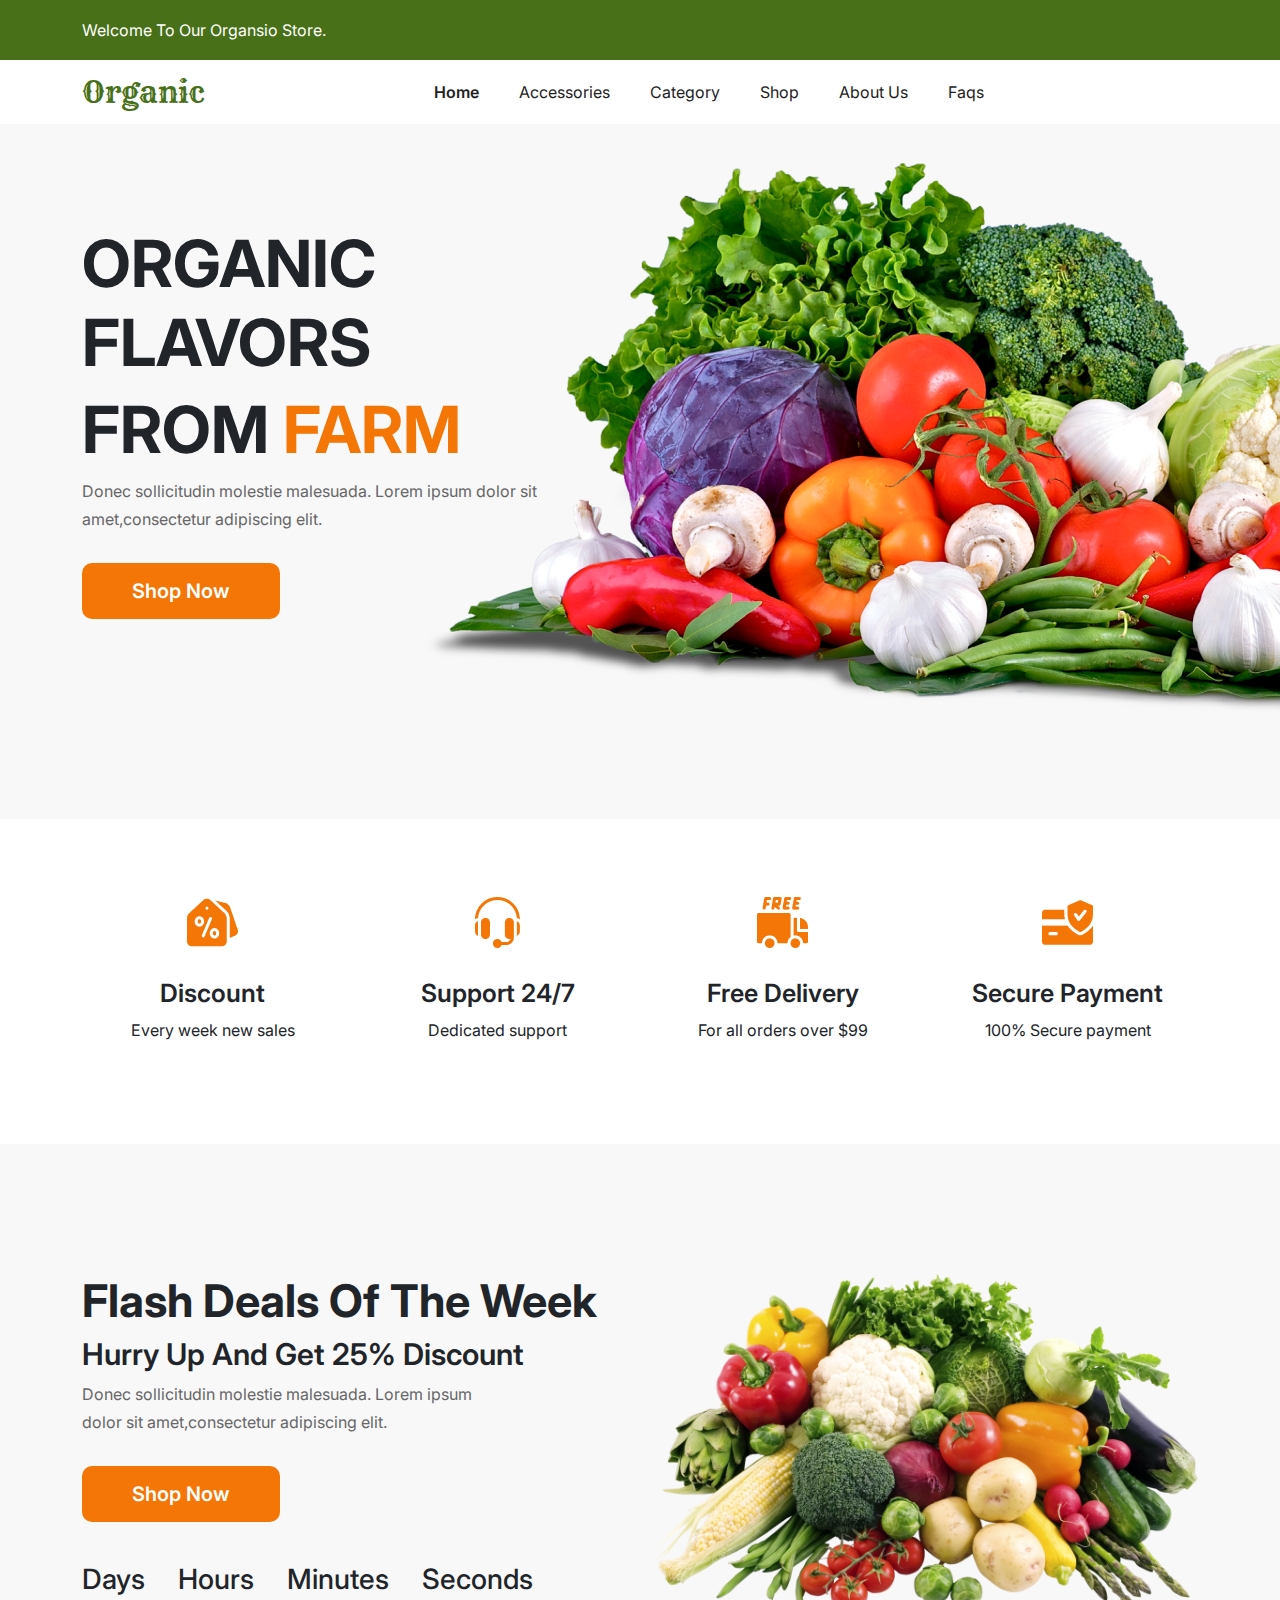
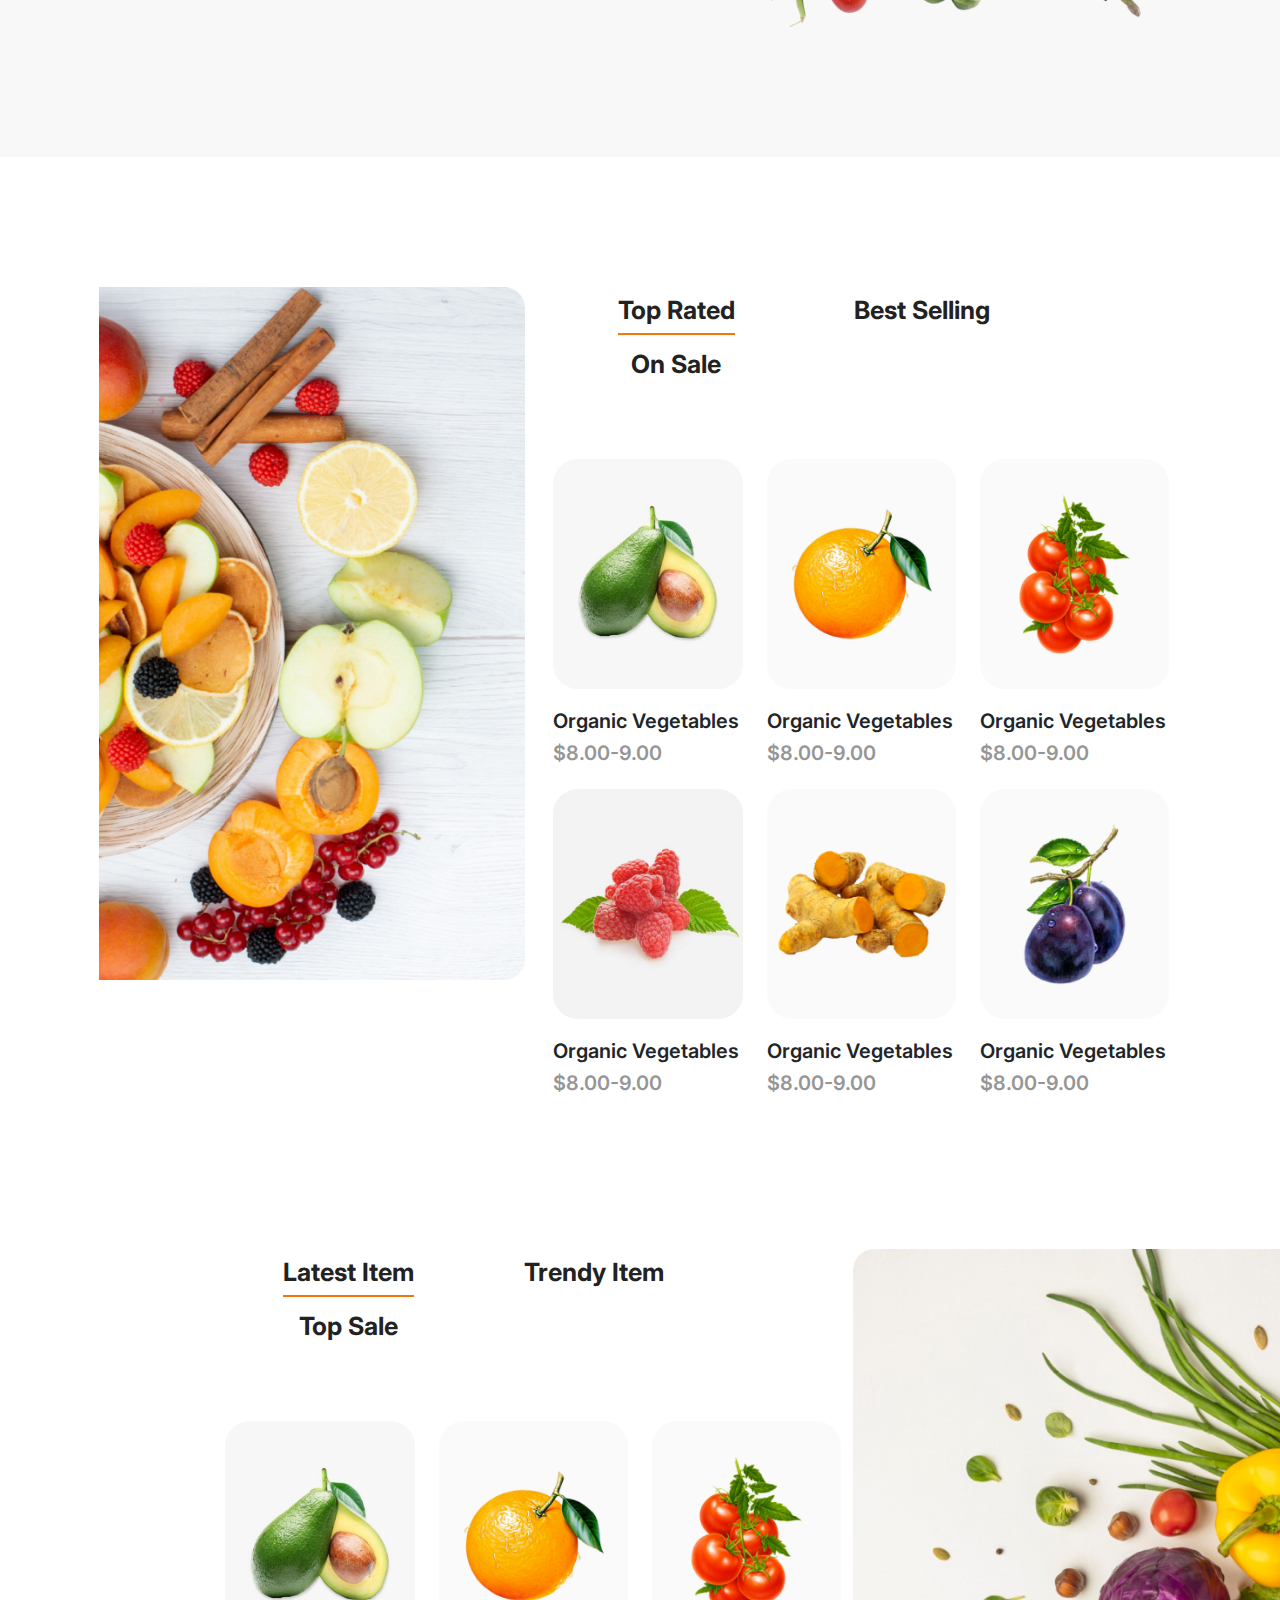
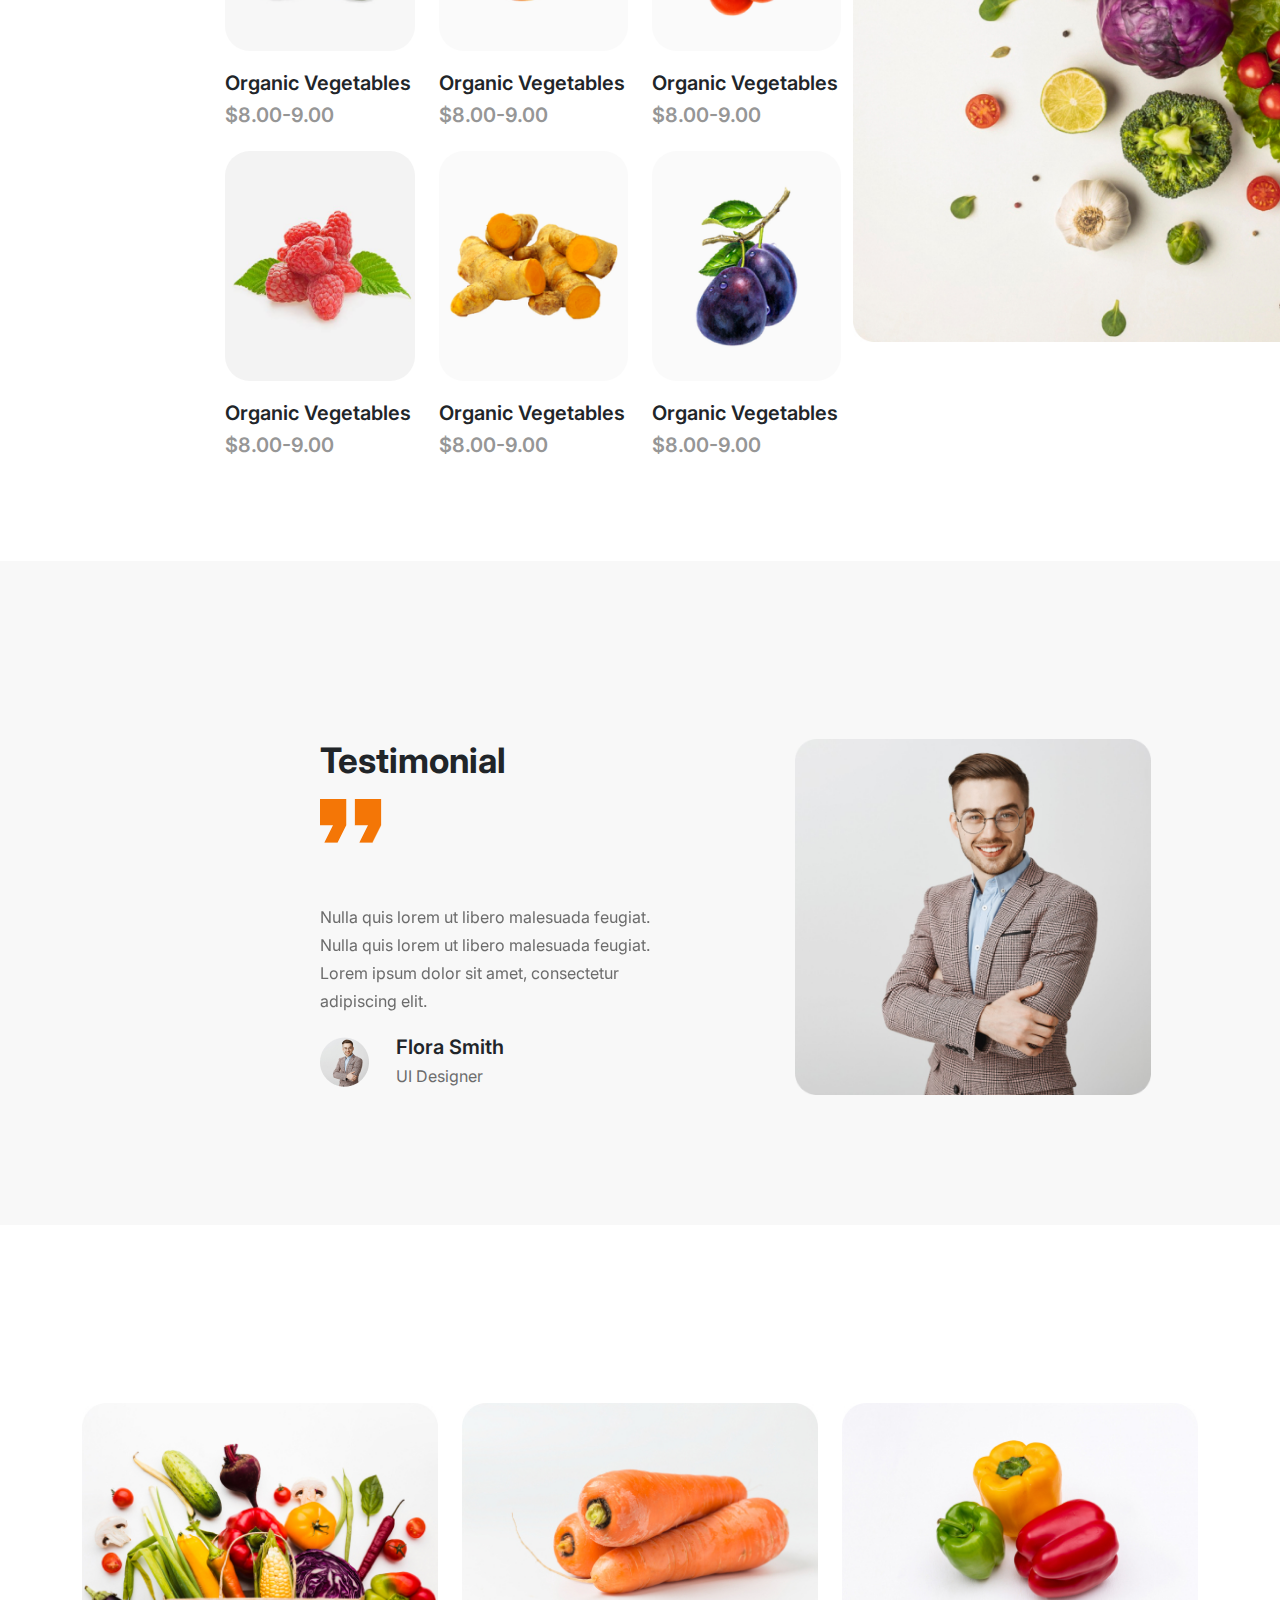
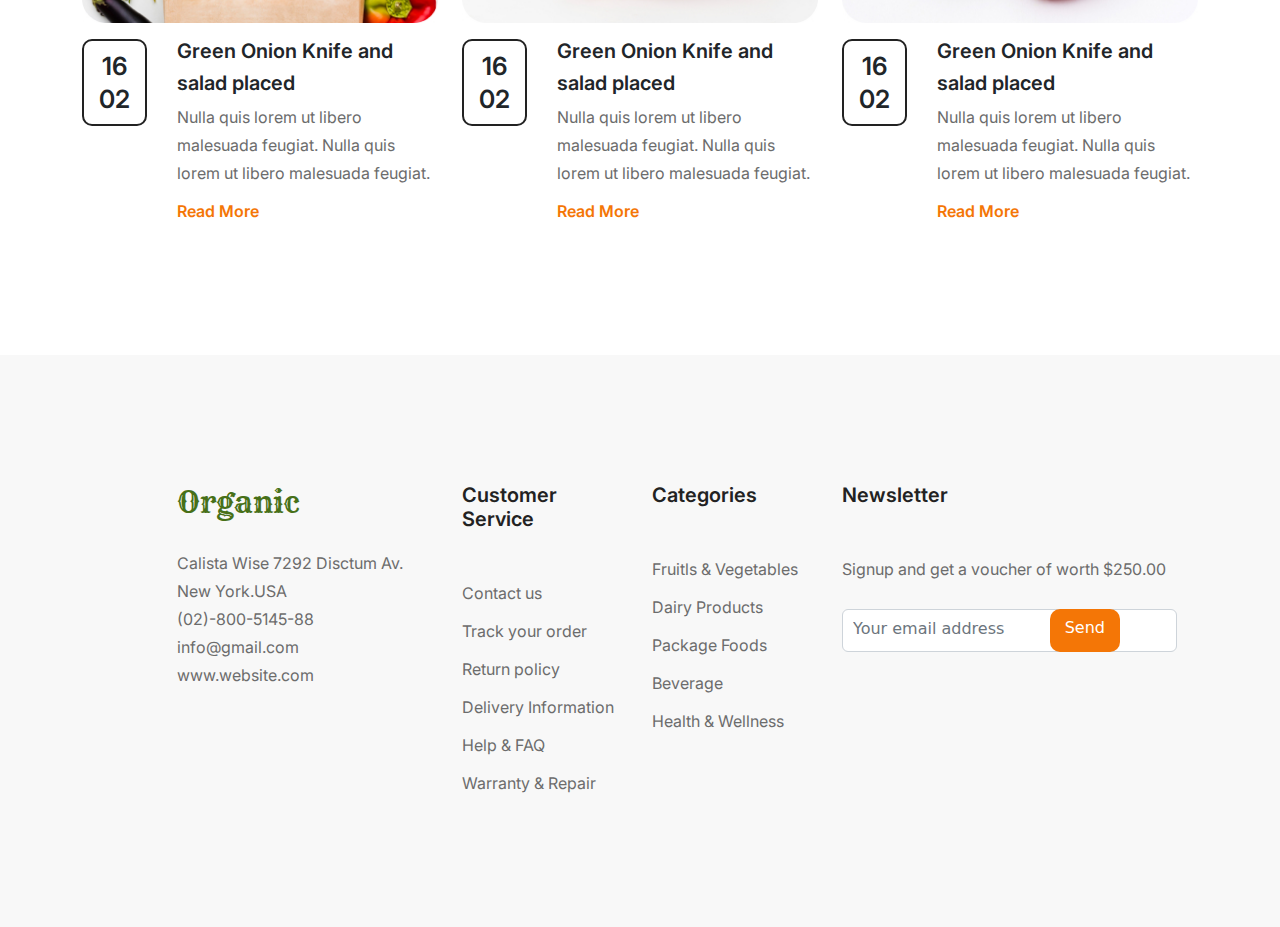
<file: index.html>
<!DOCTYPE html>
<html lang="en">
<head>
    <meta charset="UTF-8">
    <meta http-equiv="X-UA-Compatible" content="IE=edge">
    <meta name="viewport" content="width=device-width, initial-scale=1.0">
    <title>Organic</title>
    <link rel="stylesheet" href="css/bootstrap.min.css">
    <link rel="stylesheet" href="css/slick.css">
    <link href="https://fonts.googleapis.com/css2?family=Inter:wght@300;400;500;600;700;800;900&family=Rye&display=swap" 
    rel="stylesheet">
    <link rel="stylesheet" href="https://cdnjs.cloudflare.com/ajax/libs/font-awesome/6.3.0/css/all.min.css" 
    integrity="sha512-SzlrxWUlpfuzQ+pcUCosxcglQRNAq/DZjVsC0lE40xsADsfeQoEypE+enwcOiGjk/bSuGGKHEyjSoQ1zVisanQ==" 
    crossorigin="anonymous" referrerpolicy="no-referrer" />
    <link rel="stylesheet" href="sass/style.css">
    <link rel="stylesheet" href="css/responsive.css">
    <style>
      #footer p{
        color: #6C6C6C;
      }
    </style>
</head>
<body>
  <!-- header part start -->
  <header>
    <div class="container">
      <p>Welcome To Our Organsio Store.</p>
    </div>
  </header>
  <!-- header part end -->

  <!-- nav part start -->
    <nav class="navbar navbar-expand-lg bg-body-tertiary menu_bg">
      <div class="container">
        <a class="navbar-brand" href="#">Organic</a>
        <button class="navbar-toggler" type="button" data-bs-toggle="collapse" data-bs-target="#navbarSupportedContent" 
        aria-controls="navbarSupportedContent" aria-expanded="false" aria-label="Toggle navigation">
          <span class="navbar-toggler-icon"></span>
        </button>
        <div class="collapse navbar-collapse" id="navbarSupportedContent">
          <ul class="navbar-nav mx-auto mb-2 mb-lg-0">
            <li class="nav-item">
              <a class="nav-link active" aria-current="page" href="index.html" style="font-weight: 600;">Home</a>
            </li>
            <li class="nav-item">
              <a class="nav-link" href="access.html">Accessories</a>
            </li>
            <li class="nav-item">
              <a class="nav-link" href="categ.html">Category</a>
            </li>
            <li class="nav-item">
              <a class="nav-link" href="shop.html">Shop</a>
            </li>
            <li class="nav-item">
              <a class="nav-link" href="about.html">About Us</a>
            </li>
            <li class="nav-item">
              <a class="nav-link" href="frequent.html">Faqs</a>
            </li>
          </ul>
          <div class="user d-none d-xxl-block" data-bs-toggle="modal" data-bs-target="#exampleModal">
            <!-- Button trigger modal -->
            <!-- <button type="button" class="btn btn-primary">
              Launch demo modal
            </button> -->
            <!-- Modal -->
            <i class="fa-regular fa-user"></i>
            <div class="note">
              <p>3</p>
            </div>
          </div> 
          <div class="close d-none d-xxl-block">
            <input type="text" class="input_one">
            <i class="fa-solid fa-magnifying-glass search"></i>
          </div>                     
        </div>
      </div>
      <div class="modal fade" id="exampleModal" tabindex="-1" aria-labelledby="exampleModalLabel" aria-hidden="true">
        <div class="modal-dialog">
          <div class="modal-content">
            <div class="modal-header">
              <h1 class="modal-title fs-5" id="exampleModalLabel">List Of Chosen Products</h1>
              <button type="button" class="btn-close" data-bs-dismiss="modal" aria-label="Close"></button>
            </div>
            <div class="modal-body">
              <p><img src="images/category-menu2.png" alt=""> <span style="margin-bottom: 20px;">Malta has been selected</span></p>                
              <p><img src="images/category-menu3.png" alt=""> <span style="margin-bottom: 20px;">Tomato has been selected</span></p>                
              <p><img src="images/category-menu6.png" alt=""> <span style="margin-bottom: 20px;">Lemon has been selected</span></p>                
            </div>
            <div class="modal-footer">
              <button type="button" class="btn btn-secondary" data-bs-dismiss="modal">Close</button>
              <button type="button" class="btn btn-primary">Save changes</button>
            </div>
          </div>
        </div>
      </div>
    </nav>
  <!-- nav part end -->

  <!-- banner part start -->
    <section id="banner">
      <div class="container">
        <div class="row">
          <div class="col-lg-6">                        
            <div class="banner_text text-start">
              <h1>Organic flavors</h1>
              <h2>from <span>farm</span></h2>
              <p>Donec sollicitudin molestie malesuada. Lorem ipsum dolor sit amet,consectetur adipiscing elit.</p>
              <a href="#" class="a_btn">Shop Now</a>             
            </div>
          </div>          
        </div>
      </div>
    </section>
  <!-- banner part end -->

  <!-- feature part start -->
    <section id="feature">
      <div class="container">
        <div class="row">
          <div class="col-lg-3 col-sm-6 col-md-6 pt-5 text-center">
            <div class="feat_image">
              <img src="images/coupon1.png" alt="coupon1">
            </div>
            <div class="feat_text">
              <h3>Discount</h3>
              <p>Every week new sales</p>
            </div>
          </div>
          <div class="col-lg-3 col-sm-6 col-md-6 pt-5 text-center">
            <div class="feat_image">
              <img src="images/coupon2.png" alt="coupon2">
            </div>
            <div class="feat_text">
              <h3>Support 24/7</h3>
              <p>Dedicated support</p>
            </div>
          </div>
          <div class="col-lg-3 col-sm-6 col-md-6 pt-5 text-center">
            <div class="feat_image">
              <img src="images/coupon3.png" alt="coupon3">
            </div>
            <div class="feat_text">
              <h3>Free Delivery</h3>
              <p>For all orders over $99</p>
            </div>
          </div>
          <div class="col-lg-3 col-sm-6 col-md-6 pt-5 text-center">
            <div class="feat_image">
              <img src="images/coupon4.png" alt="coupon4">
            </div>
            <div class="feat_text">
              <h3>Secure Payment</h3>
              <p>100% Secure payment</p>
            </div>
          </div>
        </div>
      </div>
    </section>
  <!-- feature part end -->

  <!-- category part start -->
  <section id="category" class="d-none d-xxl-block">
    <div class="container">
      <div class="row">
        <div class="col-lg-12 text-center">
          <h2>Trending Products Category</h2>
        </div>
      </div>
      <div class="row pt-5">
        <div class="col-lg-3">
          <div class="category_menu">
            <ul>
              <li><button type="button" data-filter="all" class="btn_bg"><img src="images/category-menu1.png" alt="category-menu1">
              <span>All Vegetable</span></button></li>
              <li><button type="button" data-filter=".fruits" class="btn_bg"><img src="images/category-menu2.png" alt="category-menu2">
                <span>Fruits</span></button></li>
              <li><button type="button" data-filter=".green_veg" class="btn_bg"><img src="images/category-menu3.png" alt="category-menu3">
                <span>Green Vegetable</span></button></li>
              <li><button type="button" data-filter=".onion" class="btn_bg"><img src="images/category-menu4.png" alt="category-menu4">
                <span>Onion</span></button></li>
              <li><button type="button" data-filter=".veg" class="btn_bg"><img src="images/category-menu5.png" alt="category-menu5">
                <span>Vegetable</span></button></li>
              <li><button type="button" data-filter=".lemon" class="btn_bg"><img src="images/category-menu6.png" alt="category-menu6">
                <span>Lemon</span></button></li>
            </ul>             
          </div>
          <div class="category_menu_down mt-5">
            <div class="category_down_text">
              <h3>Fruits For Live</h3> 
              <h3>Healthy</h3>
              <p>Donec sollicitudin molestie malesuada. Lorem ipsum dolor sit amet,consectetur adipiscing elit.</p>
              <a href="#">Shop Now</a>
            </div>
          </div>
          <div class="category_menu_down mt-5" style="background: url(images/category-down2.png) no-repeat center / cover;">
            <div class="category_down_text">
              <h3>Fruits For Live</h3> 
              <h3>Healthy</h3>
              <p>Donec sollicitudin molestie malesuada. Lorem ipsum dolor sit amet,consectetur adipiscing elit.</p>
              <a href="#">Shop Now</a>
            </div>
          </div>
          <div class="trending_down"></div>                                          
        </div>
        <div class="col-lg-9">
          <div class="mixit_main">
            <div class="row">
              <div class="col-lg-4 mix green_veg">
                <div class="category_item mb-4">
                  <div class="category_image" style="background: url(images/cauliflower.png) no-repeat center / cover;">                                      
                    <div class="category_icon">
                      <i class="fa-solid fa-star"></i>
                      <i class="fa-solid fa-star"></i>
                      <i class="fa-solid fa-star"></i>
                      <i class="fa-solid fa-star"></i>
                      <i class="fa-solid fa-star"></i>
                    </div>
                    <div class="category_overlay">
                      <div class="category_overlay_icon">
                        <i class="fa-regular fa-heart"></i>
                        <i class="fa-solid fa-lock"></i>
                        <i class="fa-regular fa-eye"></i>
                      </div>
                    </div>
                  </div>
                  <div class="category_text">
                    <h4>Organic Vegetables</h4>
                    <h5>$8.00-9.00</h5>
                  </div>
                </div>                
              </div>
              <div class="col-lg-4 mix fruits">
                <div class="category_item mb-4">
                  <div class="category_image" style="background: url(images/malta.png) no-repeat center / cover;">                                      
                    <div class="category_icon">
                      <i class="fa-solid fa-star"></i>
                      <i class="fa-solid fa-star"></i>
                      <i class="fa-solid fa-star"></i>
                      <i class="fa-solid fa-star"></i>
                      <i class="fa-solid fa-star"></i>
                    </div>
                    <div class="category_overlay">
                      <div class="category_overlay_icon">
                        <i class="fa-regular fa-heart"></i>
                        <i class="fa-solid fa-lock"></i>
                        <i class="fa-regular fa-eye"></i>
                      </div>
                    </div>
                  </div>
                  <div class="category_text">
                    <h4>Organic Vegetables</h4>
                    <h5>$8.00-9.00</h5>
                  </div>
                </div>                
              </div>
              <div class="col-lg-4 mix fruits">
                <div class="category_item mb-4">
                  <div class="category_image" style="background: url(images/strawberry.png) no-repeat center / cover;">                                      
                    <div class="category_icon">
                      <i class="fa-solid fa-star"></i>
                      <i class="fa-solid fa-star"></i>
                      <i class="fa-solid fa-star"></i>
                      <i class="fa-solid fa-star"></i>
                      <i class="fa-solid fa-star"></i>
                    </div>
                    <div class="category_overlay">
                      <div class="category_overlay_icon">
                        <i class="fa-regular fa-heart"></i>
                        <i class="fa-solid fa-lock"></i>
                        <i class="fa-regular fa-eye"></i>
                      </div>
                    </div>
                  </div>
                  <div class="category_text">
                    <h4>Organic Vegetables</h4>
                    <h5>$8.00-9.00</h5>
                  </div>
                </div>                
              </div>
              <div class="col-lg-4 mix fruits">
                <div class="category_item mb-4">
                  <div class="category_image" style="background: url(images/orange.png) no-repeat center / cover;">                                      
                    <div class="category_icon">
                      <i class="fa-solid fa-star"></i>
                      <i class="fa-solid fa-star"></i>
                      <i class="fa-solid fa-star"></i>
                      <i class="fa-solid fa-star"></i>
                      <i class="fa-solid fa-star"></i>
                    </div>
                    <div class="category_overlay">
                      <div class="category_overlay_icon">
                        <i class="fa-regular fa-heart"></i>
                        <i class="fa-solid fa-lock"></i>
                        <i class="fa-regular fa-eye"></i>
                      </div>
                    </div>
                  </div>
                  <div class="category_text">
                    <h4>Organic Vegetables</h4>
                    <h5>$8.00-9.00</h5>
                  </div>
                </div>                
              </div>
              <div class="col-lg-4 mix green_veg">
                <div class="category_item mb-4">
                  <div class="category_image" style="background: url(images/papaya.png) no-repeat center / cover;">                                      
                    <div class="category_icon">
                      <i class="fa-solid fa-star"></i>
                      <i class="fa-solid fa-star"></i>
                      <i class="fa-solid fa-star"></i>
                      <i class="fa-solid fa-star"></i>
                      <i class="fa-solid fa-star"></i>
                    </div>
                    <div class="category_overlay">
                      <div class="category_overlay_icon">
                        <i class="fa-regular fa-heart"></i>
                        <i class="fa-solid fa-lock"></i>
                        <i class="fa-regular fa-eye"></i>
                      </div>
                    </div>
                  </div>
                  <div class="category_text">
                    <h4>Organic Vegetables</h4>
                    <h5>$8.00-9.00</h5>
                  </div>
                </div>                
              </div>
              <div class="col-lg-4 mix veg">
                <div class="category_item mb-4">
                  <div class="category_image" style="background: url(images/small_tomato.png) no-repeat center / cover;">                                      
                    <div class="category_icon">
                      <i class="fa-solid fa-star"></i>
                      <i class="fa-solid fa-star"></i>
                      <i class="fa-solid fa-star"></i>
                      <i class="fa-solid fa-star"></i>
                      <i class="fa-solid fa-star"></i>
                    </div>
                    <div class="category_overlay">
                      <div class="category_overlay_icon">
                        <i class="fa-regular fa-heart"></i>
                        <i class="fa-solid fa-lock"></i>
                        <i class="fa-regular fa-eye"></i>
                      </div>
                    </div>
                  </div>
                  <div class="category_text">
                    <h4>Organic Vegetables</h4>
                    <h5>$8.00-9.00</h5>
                  </div>
                </div>                
              </div>
              <div class="col-lg-4 mix veg">
                <div class="category_item mb-4">
                  <div class="category_image" style="background: url(images/brinjal.png) no-repeat center / cover;">                                      
                    <div class="category_icon">
                      <i class="fa-solid fa-star"></i>
                      <i class="fa-solid fa-star"></i>
                      <i class="fa-solid fa-star"></i>
                      <i class="fa-solid fa-star"></i>
                      <i class="fa-solid fa-star"></i>
                    </div>
                    <div class="category_overlay">
                      <div class="category_overlay_icon">
                        <i class="fa-regular fa-heart"></i>
                        <i class="fa-solid fa-lock"></i>
                        <i class="fa-regular fa-eye"></i>
                      </div>
                    </div>
                  </div>
                  <div class="category_text">
                    <h4>Organic Vegetables</h4>
                    <h5>$8.00-9.00</h5>
                  </div>
                </div>                
              </div>
              <div class="col-lg-4 mix fruits">
                <div class="category_item mb-4">
                  <span>-15%</span>
                  <div class="category_image" style="background: url(images/pomegranet.png) no-repeat center / cover;">                                      
                    <div class="category_icon">
                      <i class="fa-solid fa-star"></i>
                      <i class="fa-solid fa-star"></i>
                      <i class="fa-solid fa-star"></i>
                      <i class="fa-solid fa-star"></i>
                      <i class="fa-solid fa-star"></i>
                    </div>
                    <div class="category_overlay">
                      <div class="category_overlay_icon">
                        <i class="fa-regular fa-heart"></i>
                        <i class="fa-solid fa-lock"></i>
                        <i class="fa-regular fa-eye"></i>
                      </div>
                    </div>
                  </div>
                  <div class="category_text">
                    <h4>Organic Vegetables</h4>
                    <h5>$8.00-9.00</h5>
                  </div>
                </div>                
              </div>
              <div class="col-lg-4 mix lemon">
                <div class="category_item mb-4">
                  <div class="category_image" style="background: url(images/lemon.png) no-repeat center / cover;">                                      
                    <div class="category_icon">
                      <i class="fa-solid fa-star"></i>
                      <i class="fa-solid fa-star"></i>
                      <i class="fa-solid fa-star"></i>
                      <i class="fa-solid fa-star"></i>
                      <i class="fa-solid fa-star"></i>
                    </div>
                    <div class="category_overlay">
                      <div class="category_overlay_icon">
                        <i class="fa-regular fa-heart"></i>
                        <i class="fa-solid fa-lock"></i>
                        <i class="fa-regular fa-eye"></i>
                      </div>
                    </div>
                  </div>
                  <div class="category_text">
                    <h4>Organic Vegetables</h4>
                    <h5>$8.00-9.00</h5>
                  </div>
                </div>                
              </div>
              <div class="col-lg-4 mix veg">
                <div class="category_item mb-4">
                  <span style="background-color: #F47606;">Sold Out</span>
                  <div class="category_image" style="background: url(images/big_tomato.png) no-repeat center / cover;">                                      
                    <div class="category_icon">
                      <i class="fa-solid fa-star"></i>
                      <i class="fa-solid fa-star"></i>
                      <i class="fa-solid fa-star"></i>
                      <i class="fa-solid fa-star"></i>
                      <i class="fa-solid fa-star"></i>
                    </div>
                    <div class="category_overlay">
                      <div class="category_overlay_icon">
                        <i class="fa-regular fa-heart"></i>
                        <i class="fa-solid fa-lock"></i>
                        <i class="fa-regular fa-eye"></i>
                      </div>
                    </div>
                  </div>
                  <div class="category_text">
                    <h4>Organic Vegetables</h4>
                    <h5>$8.00-9.00</h5>
                  </div>
                </div>                
              </div>
              <div class="col-lg-4 mix green_veg">
                <div class="category_item mb-4">
                  <div class="category_image" style="background: url(images/brookly.png) no-repeat center / cover;">                                      
                    <div class="category_icon">
                      <i class="fa-solid fa-star"></i>
                      <i class="fa-solid fa-star"></i>
                      <i class="fa-solid fa-star"></i>
                      <i class="fa-solid fa-star"></i>
                      <i class="fa-solid fa-star"></i>
                    </div>
                    <div class="category_overlay">
                      <div class="category_overlay_icon">
                        <i class="fa-regular fa-heart"></i>
                        <i class="fa-solid fa-lock"></i>
                        <i class="fa-regular fa-eye"></i>
                      </div>
                    </div>
                  </div>
                  <div class="category_text">
                    <h4>Organic Vegetables</h4>
                    <h5>$8.00-9.00</h5>
                  </div>
                </div>                
              </div>
              <div class="col-lg-4 mix onion">
                <div class="category_item mb-4">
                  <div class="category_image" style="background: url(images/onion.png) no-repeat center / cover;">                                      
                    <div class="category_icon">
                      <i class="fa-solid fa-star"></i>
                      <i class="fa-solid fa-star"></i>
                      <i class="fa-solid fa-star"></i>
                      <i class="fa-solid fa-star"></i>
                      <i class="fa-solid fa-star"></i>
                    </div>
                    <div class="category_overlay">
                      <div class="category_overlay_icon">
                        <i class="fa-regular fa-heart"></i>
                        <i class="fa-solid fa-lock"></i>
                        <i class="fa-regular fa-eye"></i>
                      </div>
                    </div>
                  </div>
                  <div class="category_text">
                    <h4>Organic Vegetables</h4>
                    <h5>$8.00-9.00</h5>
                  </div>
                </div>                
              </div>
            </div>            
          </div>
        </div>
      </div>
    </div>      
  </section>
  <!-- category part end -->

  <!-- flash_deals part start -->
  <section id="flash_deals">
    <div class="flash_deals_back">
      <div class="container">
        <div class="row">
          <div class="col-lg-6">
            <h5>Flash Deals Of The Week</h5>
            <h6>Hurry Up And Get 25% Discount</h6>
            <p>Donec sollicitudin molestie malesuada. Lorem ipsum dolor sit amet,consectetur adipiscing elit.</p>
            <a href="#" class="a_btn">Shop Now</a>
            <p id="demo" style="width: 100%;"></p>
            <span class="time_name">Days</span>
            <span class="time_name">Hours</span>
            <span class="time_name">Minutes</span>
            <span class="time_name sec1">Seconds</span>
          </div>
          <div class="col-lg-6">
            <img src="images/flash deal.png" class="w-100" alt="flash_deals">
          </div>
        </div>
      </div>
    </div>
  </section>
  <!-- flash_deals part end -->

  <!-- top_rated part start -->
  <section id="top_rated">
    <div class="container-fluid">
      <div class="row justify-content-center">
        <div class="col-lg-4 col-sm-9 col-md-9 p-0">
          <img src="images/top rated.jpg" class="w-100" alt="top_rated">
        </div>
        <div class="col-lg-6 ms-3 d-none d-lg-block">
          <div class="row">
            <div class="col-lg-12">
              <ul class="nav nav-pills mb-3" id="pills-tab" role="tablist">
                <li class="nav-item" role="presentation">
                  <button class="nav-link nav_btn active" id="pills-home-tab" data-bs-toggle="pill" data-bs-target="#pills-home" type="button" 
                  role="tab" aria-controls="pills-home" aria-selected="true">
                    <div class="top_rated_btn">
                      <h3>Top Rated</h3>
                    </div>
                  </button>
                </li>
                <li class="nav-item" role="presentation">
                  <button class="nav-link nav_btn" id="pills-profile-tab" data-bs-toggle="pill" data-bs-target="#pills-profile" type="button" 
                  role="tab" aria-controls="pills-profile" aria-selected="false">
                    <div class="top_rated_btn">
                      <h3>Best Selling</h3>
                    </div>
                  </button>
                </li>
                <li class="nav-item" role="presentation">
                  <button class="nav-link nav_btn" id="pills-contact-tab" data-bs-toggle="pill" data-bs-target="#pills-contact" type="button" 
                  role="tab" aria-controls="pills-contact" aria-selected="false">
                    <div class="top_rated_btn">
                      <h3>On Sale</h3>
                    </div>
                </button>
                </li>            
              </ul>
            </div>
            <div class="col-lg-12 pt-5">
              <div class="tab-content" id="pills-tabContent">
                <div class="tab-pane fade show active" id="pills-home" role="tabpanel" aria-labelledby="pills-home-tab" tabindex="0">
                  <div class="row">
                    <div class="col-lg-4">
                      <div class="top_rated_item mb-4">
                        <div class="top_rated_image" style="background: url(images/papaya.png) no-repeat center / cover;">                                      
                          <div class="top_rated_icon">
                            <i class="fa-solid fa-star"></i>
                            <i class="fa-solid fa-star"></i>
                            <i class="fa-solid fa-star"></i>
                            <i class="fa-solid fa-star"></i>
                            <i class="fa-solid fa-star"></i>
                          </div>                          
                        </div>
                        <div class="top_rated_text">
                          <h4>Organic Vegetables</h4>
                          <h5>$8.00-9.00</h5>
                        </div>
                      </div>
                    </div>
                    <div class="col-lg-4">
                      <div class="top_rated_item mb-4">
                        <div class="top_rated_image" style="background: url(images/orange.png) no-repeat center / cover;">                                      
                          <div class="top_rated_icon">
                            <i class="fa-solid fa-star"></i>
                            <i class="fa-solid fa-star"></i>
                            <i class="fa-solid fa-star"></i>
                            <i class="fa-solid fa-star"></i>
                            <i class="fa-solid fa-star"></i>
                          </div>                          
                        </div>
                        <div class="top_rated_text">
                          <h4>Organic Vegetables</h4>
                          <h5>$8.00-9.00</h5>
                        </div>
                      </div>
                    </div>
                    <div class="col-lg-4">
                      <div class="top_rated_item mb-4">
                        <div class="top_rated_image" style="background: url(images/small_tomato.png) no-repeat center / cover;">                                      
                          <div class="top_rated_icon">
                            <i class="fa-solid fa-star"></i>
                            <i class="fa-solid fa-star"></i>
                            <i class="fa-solid fa-star"></i>
                            <i class="fa-solid fa-star"></i>
                            <i class="fa-solid fa-star"></i>
                          </div>                          
                        </div>
                        <div class="top_rated_text">
                          <h4>Organic Vegetables</h4>
                          <h5>$8.00-9.00</h5>
                        </div>
                      </div>
                    </div>
                    <div class="col-lg-4">
                      <div class="top_rated_item mb-4">
                        <div class="top_rated_image" style="background: url(images/custard.png) no-repeat center / cover;">                                      
                          <div class="top_rated_icon">
                            <i class="fa-solid fa-star"></i>
                            <i class="fa-solid fa-star"></i>
                            <i class="fa-solid fa-star"></i>
                            <i class="fa-solid fa-star"></i>
                            <i class="fa-solid fa-star"></i>
                          </div>                          
                        </div>
                        <div class="top_rated_text">
                          <h4>Organic Vegetables</h4>
                          <h5>$8.00-9.00</h5>
                        </div>
                      </div>
                    </div>
                    <div class="col-lg-4">
                      <div class="top_rated_item mb-4">
                        <div class="top_rated_image" style="background: url(images/ginger.png) no-repeat center / cover;">                                      
                          <div class="top_rated_icon">
                            <i class="fa-solid fa-star"></i>
                            <i class="fa-solid fa-star"></i>
                            <i class="fa-solid fa-star"></i>
                            <i class="fa-solid fa-star"></i>
                            <i class="fa-solid fa-star"></i>
                          </div>                          
                        </div>
                        <div class="top_rated_text">
                          <h4>Organic Vegetables</h4>
                          <h5>$8.00-9.00</h5>
                        </div>
                      </div>
                    </div>
                    <div class="col-lg-4">
                      <div class="top_rated_item mb-4">
                        <div class="top_rated_image" style="background: url(images/brinjal.png) no-repeat center / cover;">                                      
                          <div class="top_rated_icon">
                            <i class="fa-solid fa-star"></i>
                            <i class="fa-solid fa-star"></i>
                            <i class="fa-solid fa-star"></i>
                            <i class="fa-solid fa-star"></i>
                            <i class="fa-solid fa-star"></i>
                          </div>                          
                        </div>
                        <div class="top_rated_text">
                          <h4>Organic Vegetables</h4>
                          <h5>$8.00-9.00</h5>
                        </div>
                      </div>
                    </div>
                  </div>
                </div>
                <div class="tab-pane fade" id="pills-profile" role="tabpanel" aria-labelledby="pills-profile-tab" tabindex="0">
                  <div class="row">
                    <div class="col-lg-4">
                      <div class="top_rated_item mb-4">
                        <div class="top_rated_image" style="background: url(images/orange.png) no-repeat center / cover;">                                      
                          <div class="top_rated_icon">
                            <i class="fa-solid fa-star"></i>
                            <i class="fa-solid fa-star"></i>
                            <i class="fa-solid fa-star"></i>
                            <i class="fa-solid fa-star"></i>
                            <i class="fa-solid fa-star"></i>
                          </div>                          
                        </div>
                        <div class="top_rated_text">
                          <h4>Organic Vegetables</h4>
                          <h5>$8.00-9.00</h5>
                        </div>
                      </div>
                    </div>
                    <div class="col-lg-4">
                      <div class="top_rated_item mb-4">
                        <div class="top_rated_image" style="background: url(images/small_tomato.png) no-repeat center / cover;">                                      
                          <div class="top_rated_icon">
                            <i class="fa-solid fa-star"></i>
                            <i class="fa-solid fa-star"></i>
                            <i class="fa-solid fa-star"></i>
                            <i class="fa-solid fa-star"></i>
                            <i class="fa-solid fa-star"></i>
                          </div>                          
                        </div>
                        <div class="top_rated_text">
                          <h4>Organic Vegetables</h4>
                          <h5>$8.00-9.00</h5>
                        </div>
                      </div>
                    </div>
                    <div class="col-lg-4">
                      <div class="top_rated_item mb-4">
                        <div class="top_rated_image" style="background: url(images/custard.png) no-repeat center / cover;">                                      
                          <div class="top_rated_icon">
                            <i class="fa-solid fa-star"></i>
                            <i class="fa-solid fa-star"></i>
                            <i class="fa-solid fa-star"></i>
                            <i class="fa-solid fa-star"></i>
                            <i class="fa-solid fa-star"></i>
                          </div>                          
                        </div>
                        <div class="top_rated_text">
                          <h4>Organic Vegetables</h4>
                          <h5>$8.00-9.00</h5>
                        </div>
                      </div>
                    </div>
                    <div class="col-lg-4">
                      <div class="top_rated_item mb-4">
                        <div class="top_rated_image" style="background: url(images/ginger.png) no-repeat center / cover;">                                      
                          <div class="top_rated_icon">
                            <i class="fa-solid fa-star"></i>
                            <i class="fa-solid fa-star"></i>
                            <i class="fa-solid fa-star"></i>
                            <i class="fa-solid fa-star"></i>
                            <i class="fa-solid fa-star"></i>
                          </div>                          
                        </div>
                        <div class="top_rated_text">
                          <h4>Organic Vegetables</h4>
                          <h5>$8.00-9.00</h5>
                        </div>
                      </div>
                    </div>
                    <div class="col-lg-4">
                      <div class="top_rated_item mb-4">
                        <div class="top_rated_image" style="background: url(images/brinjal.png) no-repeat center / cover;">                                      
                          <div class="top_rated_icon">
                            <i class="fa-solid fa-star"></i>
                            <i class="fa-solid fa-star"></i>
                            <i class="fa-solid fa-star"></i>
                            <i class="fa-solid fa-star"></i>
                            <i class="fa-solid fa-star"></i>
                          </div>                          
                        </div>
                        <div class="top_rated_text">
                          <h4>Organic Vegetables</h4>
                          <h5>$8.00-9.00</h5>
                        </div>
                      </div>
                    </div>
                    <div class="col-lg-4">
                      <div class="top_rated_item mb-4">
                        <div class="top_rated_image" style="background: url(images/papaya.png) no-repeat center / cover;">                                      
                          <div class="top_rated_icon">
                            <i class="fa-solid fa-star"></i>
                            <i class="fa-solid fa-star"></i>
                            <i class="fa-solid fa-star"></i>
                            <i class="fa-solid fa-star"></i>
                            <i class="fa-solid fa-star"></i>
                          </div>                          
                        </div>
                        <div class="top_rated_text">
                          <h4>Organic Vegetables</h4>
                          <h5>$8.00-9.00</h5>
                        </div>
                      </div>
                    </div>
                  </div>
                </div>
                <div class="tab-pane fade" id="pills-contact" role="tabpanel" aria-labelledby="pills-contact-tab" tabindex="0">
                  <div class="row">
                    <div class="col-lg-4">
                      <div class="top_rated_item mb-4">
                        <div class="top_rated_image" style="background: url(images/small_tomato.png) no-repeat center / cover;">                                      
                          <div class="top_rated_icon">
                            <i class="fa-solid fa-star"></i>
                            <i class="fa-solid fa-star"></i>
                            <i class="fa-solid fa-star"></i>
                            <i class="fa-solid fa-star"></i>
                            <i class="fa-solid fa-star"></i>
                          </div>                          
                        </div>
                        <div class="top_rated_text">
                          <h4>Organic Vegetables</h4>
                          <h5>$8.00-9.00</h5>
                        </div>
                      </div>
                    </div>
                    <div class="col-lg-4">
                      <div class="top_rated_item mb-4">
                        <div class="top_rated_image" style="background: url(images/custard.png) no-repeat center / cover;">                                      
                          <div class="top_rated_icon">
                            <i class="fa-solid fa-star"></i>
                            <i class="fa-solid fa-star"></i>
                            <i class="fa-solid fa-star"></i>
                            <i class="fa-solid fa-star"></i>
                            <i class="fa-solid fa-star"></i>
                          </div>                          
                        </div>
                        <div class="top_rated_text">
                          <h4>Organic Vegetables</h4>
                          <h5>$8.00-9.00</h5>
                        </div>
                      </div>
                    </div>
                    <div class="col-lg-4">
                      <div class="top_rated_item mb-4">
                        <div class="top_rated_image" style="background: url(images/ginger.png) no-repeat center / cover;">                                      
                          <div class="top_rated_icon">
                            <i class="fa-solid fa-star"></i>
                            <i class="fa-solid fa-star"></i>
                            <i class="fa-solid fa-star"></i>
                            <i class="fa-solid fa-star"></i>
                            <i class="fa-solid fa-star"></i>
                          </div>                          
                        </div>
                        <div class="top_rated_text">
                          <h4>Organic Vegetables</h4>
                          <h5>$8.00-9.00</h5>
                        </div>
                      </div>
                    </div>
                    <div class="col-lg-4">
                      <div class="top_rated_item mb-4">
                        <div class="top_rated_image" style="background: url(images/brinjal.png) no-repeat center / cover;">                                      
                          <div class="top_rated_icon">
                            <i class="fa-solid fa-star"></i>
                            <i class="fa-solid fa-star"></i>
                            <i class="fa-solid fa-star"></i>
                            <i class="fa-solid fa-star"></i>
                            <i class="fa-solid fa-star"></i>
                          </div>                          
                        </div>
                        <div class="top_rated_text">
                          <h4>Organic Vegetables</h4>
                          <h5>$8.00-9.00</h5>
                        </div>
                      </div>
                    </div>
                    <div class="col-lg-4">
                      <div class="top_rated_item mb-4">
                        <div class="top_rated_image" style="background: url(images/papaya.png) no-repeat center / cover;">                                      
                          <div class="top_rated_icon">
                            <i class="fa-solid fa-star"></i>
                            <i class="fa-solid fa-star"></i>
                            <i class="fa-solid fa-star"></i>
                            <i class="fa-solid fa-star"></i>
                            <i class="fa-solid fa-star"></i>
                          </div>                          
                        </div>
                        <div class="top_rated_text">
                          <h4>Organic Vegetables</h4>
                          <h5>$8.00-9.00</h5>
                        </div>
                      </div>
                    </div>
                    <div class="col-lg-4">
                      <div class="top_rated_item mb-4">
                        <div class="top_rated_image" style="background: url(images/orange.png) no-repeat center / cover;">                                      
                          <div class="top_rated_icon">
                            <i class="fa-solid fa-star"></i>
                            <i class="fa-solid fa-star"></i>
                            <i class="fa-solid fa-star"></i>
                            <i class="fa-solid fa-star"></i>
                            <i class="fa-solid fa-star"></i>
                          </div>                          
                        </div>
                        <div class="top_rated_text">
                          <h4>Organic Vegetables</h4>
                          <h5>$8.00-9.00</h5>
                        </div>
                      </div>
                    </div>
                  </div>
                </div>
              </div>
            </div>
          </div>                             
        </div>
      </div>
    </div>
  </section>
  <!-- top_rated part end -->

    <!-- latest part start -->
    <section id="latest">
      <div class="container-fluid">
        <div class="row justify-content-center">
          <div class="col-lg-2"></div>
          <div class="col-lg-6 d-none d-lg-block">
            <div class="row">
              <div class="col-lg-12">
                <ul class="nav nav-pills mb-3" id="pills-tab" role="tablist">
                  <li class="nav-item" role="presentation">
                    <button class="nav-link nav_btn active" id="pills-home2-tab" data-bs-toggle="pill" data-bs-target="#pills-home2" 
                    type="button" role="tab" aria-controls="pills-home2" aria-selected="true">
                      <div class="latest_btn">
                        <h3>Latest Item</h3>
                      </div>
                    </button>
                  </li>
                  <li class="nav-item" role="presentation">
                    <button class="nav-link nav_btn" id="pills-profile2-tab" data-bs-toggle="pill" data-bs-target="#pills-profile2" 
                    type="button" role="tab" aria-controls="pills-profile2" aria-selected="false">
                      <div class="latest_btn">
                        <h3>Trendy Item</h3>
                      </div>
                    </button>
                  </li>
                  <li class="nav-item" role="presentation">
                    <button class="nav-link nav_btn" id="pills-contact2-tab" data-bs-toggle="pill" data-bs-target="#pills-contact2" 
                    role="tab" aria-controls="pills-contact2" aria-selected="false">
                      <div class="latest_btn">
                        <h3>Top Sale</h3>
                      </div>
                  </button>
                  </li>            
                </ul>
              </div>
              <div class="col-lg-12 pt-5">
                <div class="tab-content" id="pills-tabContent">
                  <div class="tab-pane fade show active" id="pills-home2" role="tabpanel" aria-labelledby="pills-home2-tab" tabindex="0">
                    <div class="row">
                      <div class="col-lg-4">
                        <div class="latest_item mb-4">
                          <div class="latest_image" style="background: url(images/papaya.png) no-repeat center / cover;">                                      
                            <div class="latest_icon">
                              <i class="fa-solid fa-star"></i>
                              <i class="fa-solid fa-star"></i>
                              <i class="fa-solid fa-star"></i>
                              <i class="fa-solid fa-star"></i>
                              <i class="fa-solid fa-star"></i>
                            </div>                          
                          </div>
                          <div class="latest_text">
                            <h4>Organic Vegetables</h4>
                            <h5>$8.00-9.00</h5>
                          </div>
                        </div>
                      </div>
                      <div class="col-lg-4">
                        <div class="latest_item mb-4">
                          <div class="latest_image" style="background: url(images/orange.png) no-repeat center / cover;">                                      
                            <div class="latest_icon">
                              <i class="fa-solid fa-star"></i>
                              <i class="fa-solid fa-star"></i>
                              <i class="fa-solid fa-star"></i>
                              <i class="fa-solid fa-star"></i>
                              <i class="fa-solid fa-star"></i>
                            </div>                          
                          </div>
                          <div class="latest_text">
                            <h4>Organic Vegetables</h4>
                            <h5>$8.00-9.00</h5>
                          </div>
                        </div>
                      </div>
                      <div class="col-lg-4">
                        <div class="latest_item mb-4">
                          <div class="latest_image" style="background: url(images/small_tomato.png) no-repeat center / cover;">                                      
                            <div class="latest_icon">
                              <i class="fa-solid fa-star"></i>
                              <i class="fa-solid fa-star"></i>
                              <i class="fa-solid fa-star"></i>
                              <i class="fa-solid fa-star"></i>
                              <i class="fa-solid fa-star"></i>
                            </div>                          
                          </div>
                          <div class="latest_text">
                            <h4>Organic Vegetables</h4>
                            <h5>$8.00-9.00</h5>
                          </div>
                        </div>
                      </div>
                      <div class="col-lg-4">
                        <div class="latest_item mb-4">
                          <div class="latest_image" style="background: url(images/custard.png) no-repeat center / cover;">                                      
                            <div class="latest_icon">
                              <i class="fa-solid fa-star"></i>
                              <i class="fa-solid fa-star"></i>
                              <i class="fa-solid fa-star"></i>
                              <i class="fa-solid fa-star"></i>
                              <i class="fa-solid fa-star"></i>
                            </div>                          
                          </div>
                          <div class="latest_text">
                            <h4>Organic Vegetables</h4>
                            <h5>$8.00-9.00</h5>
                          </div>
                        </div>
                      </div>
                      <div class="col-lg-4">
                        <div class="latest_item mb-4">
                          <div class="latest_image" style="background: url(images/ginger.png) no-repeat center / cover;">                                      
                            <div class="latest_icon">
                              <i class="fa-solid fa-star"></i>
                              <i class="fa-solid fa-star"></i>
                              <i class="fa-solid fa-star"></i>
                              <i class="fa-solid fa-star"></i>
                              <i class="fa-solid fa-star"></i>
                            </div>                          
                          </div>
                          <div class="latest_text">
                            <h4>Organic Vegetables</h4>
                            <h5>$8.00-9.00</h5>
                          </div>
                        </div>
                      </div>
                      <div class="col-lg-4">
                        <div class="latest_item mb-4">
                          <div class="latest_image" style="background: url(images/brinjal.png) no-repeat center / cover;">                                      
                            <div class="latest_icon">
                              <i class="fa-solid fa-star"></i>
                              <i class="fa-solid fa-star"></i>
                              <i class="fa-solid fa-star"></i>
                              <i class="fa-solid fa-star"></i>
                              <i class="fa-solid fa-star"></i>
                            </div>                          
                          </div>
                          <div class="latest_text">
                            <h4>Organic Vegetables</h4>
                            <h5>$8.00-9.00</h5>
                          </div>
                        </div>
                      </div>
                    </div>
                  </div>
                  <div class="tab-pane fade" id="pills-profile2" role="tabpanel" aria-labelledby="pills-profile2-tab" tabindex="0">
                    <div class="row">
                      <div class="col-lg-4">
                        <div class="latest_item mb-4">
                          <div class="latest_image" style="background: url(images/orange.png) no-repeat center / cover;">                                      
                            <div class="latest_icon">
                              <i class="fa-solid fa-star"></i>
                              <i class="fa-solid fa-star"></i>
                              <i class="fa-solid fa-star"></i>
                              <i class="fa-solid fa-star"></i>
                              <i class="fa-solid fa-star"></i>
                            </div>                          
                          </div>
                          <div class="latest_text">
                            <h4>Organic Vegetables</h4>
                            <h5>$8.00-9.00</h5>
                          </div>
                        </div>
                      </div>
                      <div class="col-lg-4">
                        <div class="latest_item mb-4">
                          <div class="latest_image" style="background: url(images/small_tomato.png) no-repeat center / cover;">                                      
                            <div class="latest_icon">
                              <i class="fa-solid fa-star"></i>
                              <i class="fa-solid fa-star"></i>
                              <i class="fa-solid fa-star"></i>
                              <i class="fa-solid fa-star"></i>
                              <i class="fa-solid fa-star"></i>
                            </div>                          
                          </div>
                          <div class="latest_text">
                            <h4>Organic Vegetables</h4>
                            <h5>$8.00-9.00</h5>
                          </div>
                        </div>
                      </div>
                      <div class="col-lg-4">
                        <div class="latest_item mb-4">
                          <div class="latest_image" style="background: url(images/custard.png) no-repeat center / cover;">                                      
                            <div class="latest_icon">
                              <i class="fa-solid fa-star"></i>
                              <i class="fa-solid fa-star"></i>
                              <i class="fa-solid fa-star"></i>
                              <i class="fa-solid fa-star"></i>
                              <i class="fa-solid fa-star"></i>
                            </div>                          
                          </div>
                          <div class="latest_text">
                            <h4>Organic Vegetables</h4>
                            <h5>$8.00-9.00</h5>
                          </div>
                        </div>
                      </div>
                      <div class="col-lg-4">
                        <div class="latest_item mb-4">
                          <div class="latest_image" style="background: url(images/ginger.png) no-repeat center / cover;">                                      
                            <div class="latest_icon">
                              <i class="fa-solid fa-star"></i>
                              <i class="fa-solid fa-star"></i>
                              <i class="fa-solid fa-star"></i>
                              <i class="fa-solid fa-star"></i>
                              <i class="fa-solid fa-star"></i>
                            </div>                          
                          </div>
                          <div class="latest_text">
                            <h4>Organic Vegetables</h4>
                            <h5>$8.00-9.00</h5>
                          </div>
                        </div>
                      </div>
                      <div class="col-lg-4">
                        <div class="latest_item mb-4">
                          <div class="latest_image" style="background: url(images/brinjal.png) no-repeat center / cover;">                                      
                            <div class="latest_icon">
                              <i class="fa-solid fa-star"></i>
                              <i class="fa-solid fa-star"></i>
                              <i class="fa-solid fa-star"></i>
                              <i class="fa-solid fa-star"></i>
                              <i class="fa-solid fa-star"></i>
                            </div>                          
                          </div>
                          <div class="latest_text">
                            <h4>Organic Vegetables</h4>
                            <h5>$8.00-9.00</h5>
                          </div>
                        </div>
                      </div>
                      <div class="col-lg-4">
                        <div class="latest_item mb-4">
                          <div class="latest_image" style="background: url(images/papaya.png) no-repeat center / cover;">                                      
                            <div class="latest_icon">
                              <i class="fa-solid fa-star"></i>
                              <i class="fa-solid fa-star"></i>
                              <i class="fa-solid fa-star"></i>
                              <i class="fa-solid fa-star"></i>
                              <i class="fa-solid fa-star"></i>
                            </div>                          
                          </div>
                          <div class="latest_text">
                            <h4>Organic Vegetables</h4>
                            <h5>$8.00-9.00</h5>
                          </div>
                        </div>
                      </div>
                    </div>
                  </div>
                  <div class="tab-pane fade" id="pills-contact2" role="tabpanel" aria-labelledby="pills-contact2-tab" tabindex="0">
                    <div class="row">
                      <div class="col-lg-4">
                        <div class="latest_item mb-4">
                          <div class="latest_image" style="background: url(images/small_tomato.png) no-repeat center / cover;">                                      
                            <div class="latest_icon">
                              <i class="fa-solid fa-star"></i>
                              <i class="fa-solid fa-star"></i>
                              <i class="fa-solid fa-star"></i>
                              <i class="fa-solid fa-star"></i>
                              <i class="fa-solid fa-star"></i>
                            </div>                          
                          </div>
                          <div class="latest_text">
                            <h4>Organic Vegetables</h4>
                            <h5>$8.00-9.00</h5>
                          </div>
                        </div>
                      </div>
                      <div class="col-lg-4">
                        <div class="latest_item mb-4">
                          <div class="latest_image" style="background: url(images/custard.png) no-repeat center / cover;">                                      
                            <div class="latest_icon">
                              <i class="fa-solid fa-star"></i>
                              <i class="fa-solid fa-star"></i>
                              <i class="fa-solid fa-star"></i>
                              <i class="fa-solid fa-star"></i>
                              <i class="fa-solid fa-star"></i>
                            </div>                          
                          </div>
                          <div class="latest_text">
                            <h4>Organic Vegetables</h4>
                            <h5>$8.00-9.00</h5>
                          </div>
                        </div>
                      </div>
                      <div class="col-lg-4">
                        <div class="latest_item mb-4">
                          <div class="latest_image" style="background: url(images/ginger.png) no-repeat center / cover;">                                      
                            <div class="latest_icon">
                              <i class="fa-solid fa-star"></i>
                              <i class="fa-solid fa-star"></i>
                              <i class="fa-solid fa-star"></i>
                              <i class="fa-solid fa-star"></i>
                              <i class="fa-solid fa-star"></i>
                            </div>                          
                          </div>
                          <div class="latest_text">
                            <h4>Organic Vegetables</h4>
                            <h5>$8.00-9.00</h5>
                          </div>
                        </div>
                      </div>
                      <div class="col-lg-4">
                        <div class="latest_item mb-4">
                          <div class="latest_image" style="background: url(images/brinjal.png) no-repeat center / cover;">                                      
                            <div class="latest_icon">
                              <i class="fa-solid fa-star"></i>
                              <i class="fa-solid fa-star"></i>
                              <i class="fa-solid fa-star"></i>
                              <i class="fa-solid fa-star"></i>
                              <i class="fa-solid fa-star"></i>
                            </div>                          
                          </div>
                          <div class="latest_text">
                            <h4>Organic Vegetables</h4>
                            <h5>$8.00-9.00</h5>
                          </div>
                        </div>
                      </div>
                      <div class="col-lg-4">
                        <div class="latest_item mb-4">
                          <div class="latest_image" style="background: url(images/papaya.png) no-repeat center / cover;">                                      
                            <div class="latest_icon">
                              <i class="fa-solid fa-star"></i>
                              <i class="fa-solid fa-star"></i>
                              <i class="fa-solid fa-star"></i>
                              <i class="fa-solid fa-star"></i>
                              <i class="fa-solid fa-star"></i>
                            </div>                          
                          </div>
                          <div class="latest_text">
                            <h4>Organic Vegetables</h4>
                            <h5>$8.00-9.00</h5>
                          </div>
                        </div>
                      </div>
                      <div class="col-lg-4">
                        <div class="latest_item mb-4">
                          <div class="latest_image" style="background: url(images/orange.png) no-repeat center / cover;">                                      
                            <div class="latest_icon">
                              <i class="fa-solid fa-star"></i>
                              <i class="fa-solid fa-star"></i>
                              <i class="fa-solid fa-star"></i>
                              <i class="fa-solid fa-star"></i>
                              <i class="fa-solid fa-star"></i>
                            </div>                          
                          </div>
                          <div class="latest_text">
                            <h4>Organic Vegetables</h4>
                            <h5>$8.00-9.00</h5>
                          </div>
                        </div>
                      </div>
                    </div>
                  </div>
                </div>
              </div>
            </div>                             
          </div>
          <div class="col-lg-4 col-sm-9 col-md-9 p-0">
            <img src="images/latest.jpg" class="w-100" alt="latest">
          </div>
        </div>
      </div>
    </section>
    <!-- latest part end -->

    <!-- testimonial part start -->
    <section id="testimonial">
      <i class="fa-solid fa-arrow-right next1 d-none d-xxl-block"></i>
      <i class="fa-solid fa-arrow-left prev1 d-none d-xxl-block"></i>
      <div class="testimonial_back">
        <div class="container">          
          <div class="row justify-content-center">
            <div class="col-lg-2"></div>
            <div class="col-lg-4 col-md-9 pt-5">
              <h2>Testimonial</h2>
              <img src="images/testi_comma.png" style="padding-top: 10px;" alt="testi_comma">
              <div class="testimonial_icon">
                <i class="fa-solid fa-star"></i>
                <i class="fa-solid fa-star"></i>
                <i class="fa-solid fa-star"></i>
                <i class="fa-solid fa-star"></i>
                <i class="fa-solid fa-star"></i>
              </div>
              <div class="testimonial_main">
                <div class="testimonial_item">
                  <p class="tes_para1">Nulla quis lorem ut libero malesuada feugiat. Nulla quis lorem ut libero malesuada feugiat.                      
                    Lorem ipsum dolor sit amet, consectetur adipiscing elit.</p>
                </div>
                <div class="testimonial_item">
                  <p class="tes_para1">Nulla quis lorem ut libero malesuada feugiat. Nulla quis lorem ut libero malesuada feugiat.                      
                    Lorem ipsum dolor sit amet, consectetur adipiscing elit.</p>
                </div>
                <div class="testimonial_item">
                  <p class="tes_para1">Nulla quis lorem ut libero malesuada feugiat. Nulla quis lorem ut libero malesuada feugiat.                      
                    Lorem ipsum dolor sit amet, consectetur adipiscing elit.</p>
                </div>
              </div>              
              <div class="testimonial_down">
                <div class="testimonial_image">
                  <img src="images/testi_small.png" alt="testi_small">
                </div>
                <div class="testimonial_text">
                  <h4>Flora Smith</h4>
                  <p style="margin-top: -5px;">UI Designer</p>
                </div>
              </div>            
            </div>
            <div class="col-lg-1"></div>
            <div class="col-lg-4 col-md-9 pt-5"><img src="images/testi_big.png" class="w-100" alt="testi_big"></div>
          </div>
        </div>
      </div>
    </section>
    <!-- testimonial part end -->

    <!-- salad part start -->
    <section id="salad">
      <div class="container">
        <div class="row justify-content-center">
          <div class="col-lg-4 col-md-6 pt-5">
            <div class="salad_item">
              <div class="salad_image">
                <img src="images/salad1.jpg" class="w-100" alt="salad1">
              </div>
              <div class="salad_num_text pt-3">
                <div class="salad_btn text-center">
                  <h3 style="padding-top: 10px;">16</h3>
                  <h3 style="margin-top: -5px;">02</h3>
                </div> 
                <div class="salad_text">
                  <h4>Green Onion Knife and</h4> 
                  <h4>salad placed</h4>
                  <p>Nulla quis lorem ut libero malesuada feugiat. Nulla quis lorem ut libero malesuada feugiat. </p>
                  <a href="#">Read More</a>
                  <i class="fa-solid fa-arrow-right"></i>
                </div>
              </div>
            </div>            
          </div>
          <div class="col-lg-4 col-md-6 pt-5">
            <div class="salad_item">
              <div class="salad_image">
                <img src="images/salad2.jpg" class="w-100" alt="salad2">
              </div>
              <div class="salad_num_text pt-3">
                <div class="salad_btn text-center">
                  <h3 style="padding-top: 10px;">16</h3>
                  <h3 style="margin-top: -5px;">02</h3>
                </div> 
                <div class="salad_text">
                  <h4>Green Onion Knife and</h4> 
                  <h4>salad placed</h4>
                  <p>Nulla quis lorem ut libero malesuada feugiat. Nulla quis lorem ut libero malesuada feugiat. </p>
                  <a href="#">Read More</a>
                  <i class="fa-solid fa-arrow-right"></i>
                </div>
              </div>
            </div>            
          </div>
          <div class="col-lg-4 col-md-6 pt-5">
            <div class="salad_item">
              <div class="salad_image">
                <img src="images/salad3.jpg" class="w-100" alt="salad3">
              </div>
              <div class="salad_num_text pt-3">
                <div class="salad_btn text-center">
                  <h3 style="padding-top: 10px;">16</h3>
                  <h3 style="margin-top: -5px;">02</h3>
                </div> 
                <div class="salad_text">
                  <h4>Green Onion Knife and</h4> 
                  <h4>salad placed</h4>
                  <p>Nulla quis lorem ut libero malesuada feugiat. Nulla quis lorem ut libero malesuada feugiat. </p>
                  <a href="#">Read More</a>
                  <i class="fa-solid fa-arrow-right"></i>
                </div>
              </div>
            </div>            
          </div>
        </div>
      </div>
    </section>
    <!-- salad part end -->

    <!-- footer part start -->
    <footer id="footer" style="background-color: #F8F8F8;">
      <div class="container">
        <div class="row">
          <div class="col-lg-1"></div>
          <div class="col-lg-3 col-sm-6 col-md-6 pt-5">
            <div class="footer_one">
              <a href="#"><h6 style="color: #477018;">Organic</h6></a>
              <p>Calista Wise 7292 Disctum Av.</p>
              <p>New York.USA</p>
              <p>(02)-800-5145-88</p>
              <p>info@gmail.com</p>
              <p>www.website.com</p>            
            </div>                        
          </div>
          <div class="col-lg-2 col-sm-6 col-md-6 pt-5">
            <div class="footer_two">
              <h4 style="color: #222;">Customer Service</h4>
              <ul>
                <li><p>Contact us</p></li>
                <li><p>Track your order</p></li>
                <li><p>Return policy</p></li>
                <li><p>Delivery Information</p></li>
                <li><p>Help & FAQ</p></li>
                <li><p style="padding-bottom: 0;">Warranty & Repair</p></li>
              </ul>
            </div>
          </div>
          <div class="col-lg-2 col-sm-6 col-md-6 pt-5">
            <div class="footer_two">
              <h4 style="color: #222;">Categories</h4>
              <ul>
                <li><p>Fruitls & Vegetables</p></li>                  
                <li><p>Dairy Products</p></li>
                <li><p>Package Foods</p></li>
                <li><p>Beverage</p></li>
                <li><p style="padding-bottom: 0;">Health & Wellness</p></li>
              </ul>
            </div>
          </div>
          <div class="col-lg-4 col-sm-6 col-md-6 pt-5">
            <div class="footer_three">
              <h4 style="color: #222;">Newsletter</h4>
              <p>Signup and get a voucher of worth $250.00</p>
              <form action="">
                <div class="input_block">
                  <input type="email" class="form-control my_input" id="exampleInputEmail1" aria-describedby="emailHelp" 
                  placeholder="Your email address"><button type="submit" class="btn btn-primary my_btn">Send</button> 
                </div>                            
              </form>
            </div>
          </div>
        </div>
      </div>
    </footer>
    <!-- footer part end -->
    
  <script src="js/jquery-1.12.4.min.js"></script>
  <script src="js/bootstrap.bundle.min.js"></script>
  <script src="js/mixitup.min.js"></script>
  <script src="js/slick.min.js"></script>
  <script src="js/custom.js"></script>
</body>
</html>
</file>
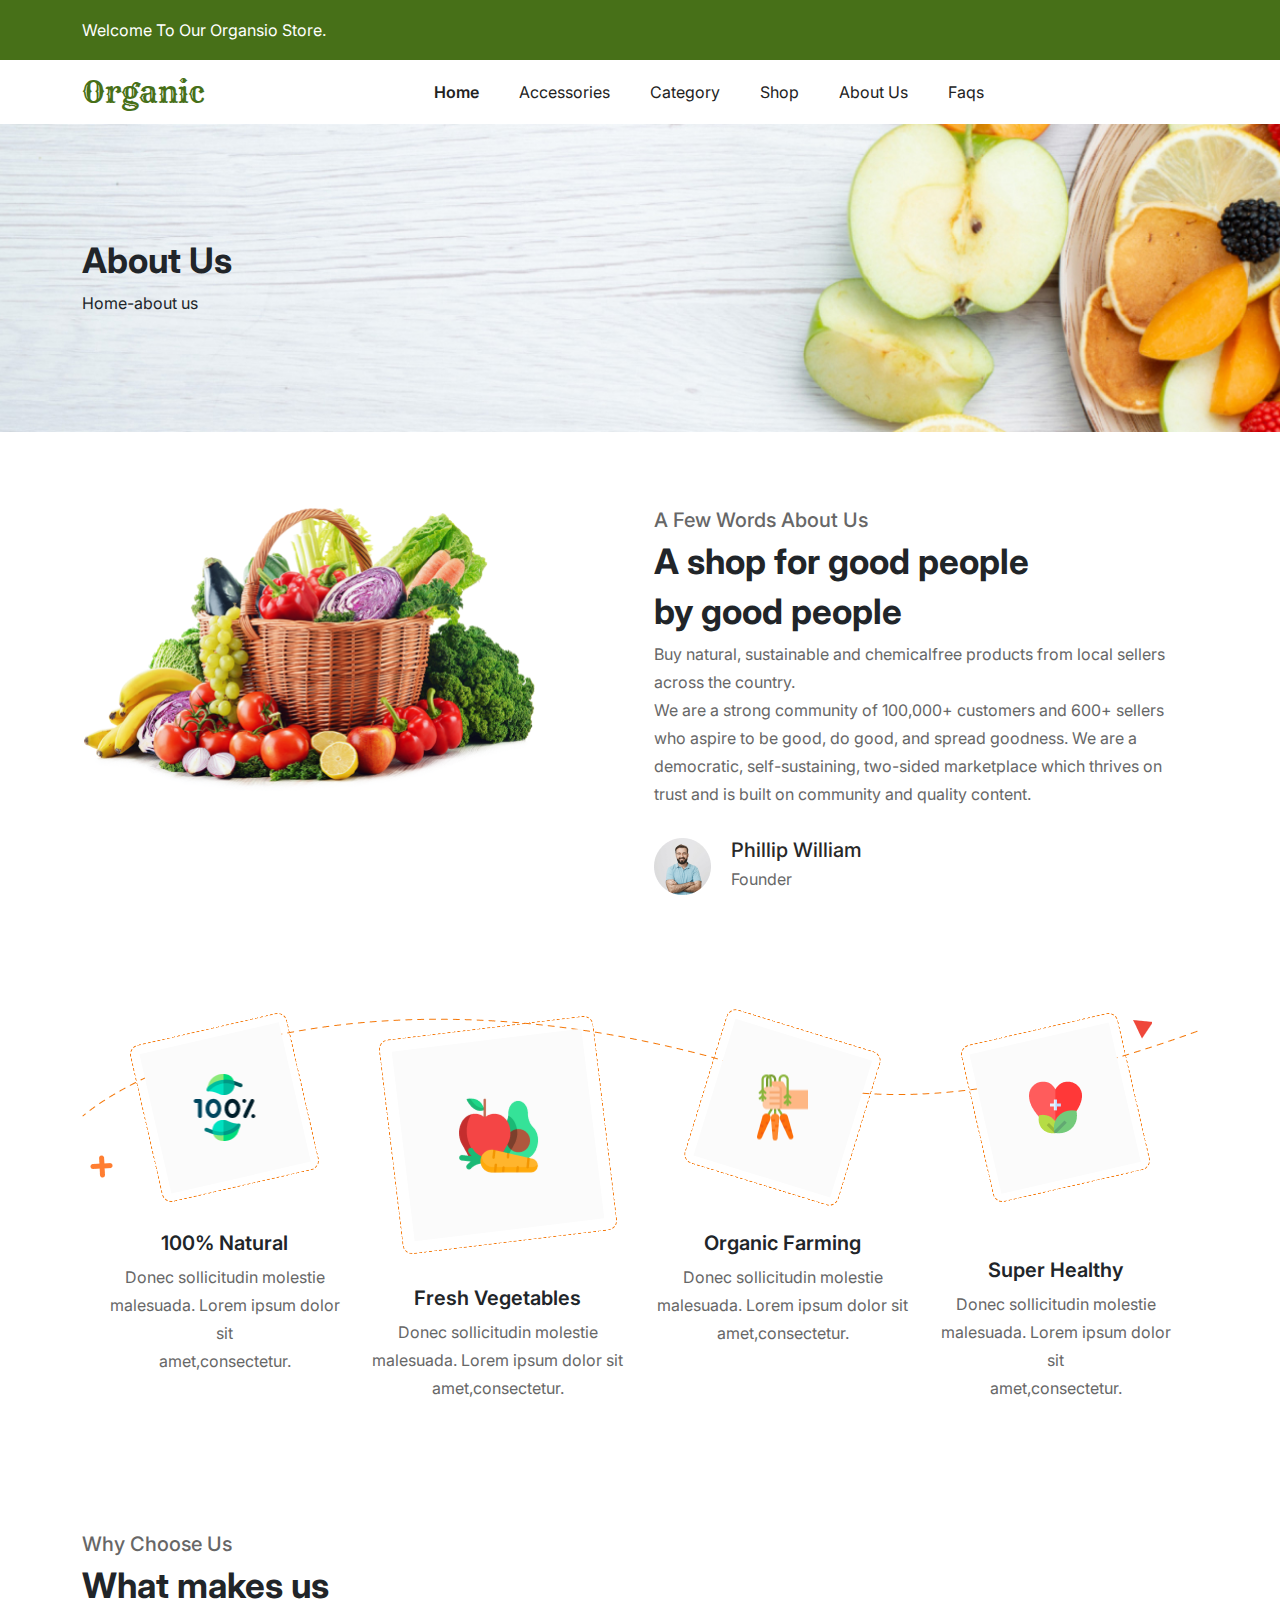
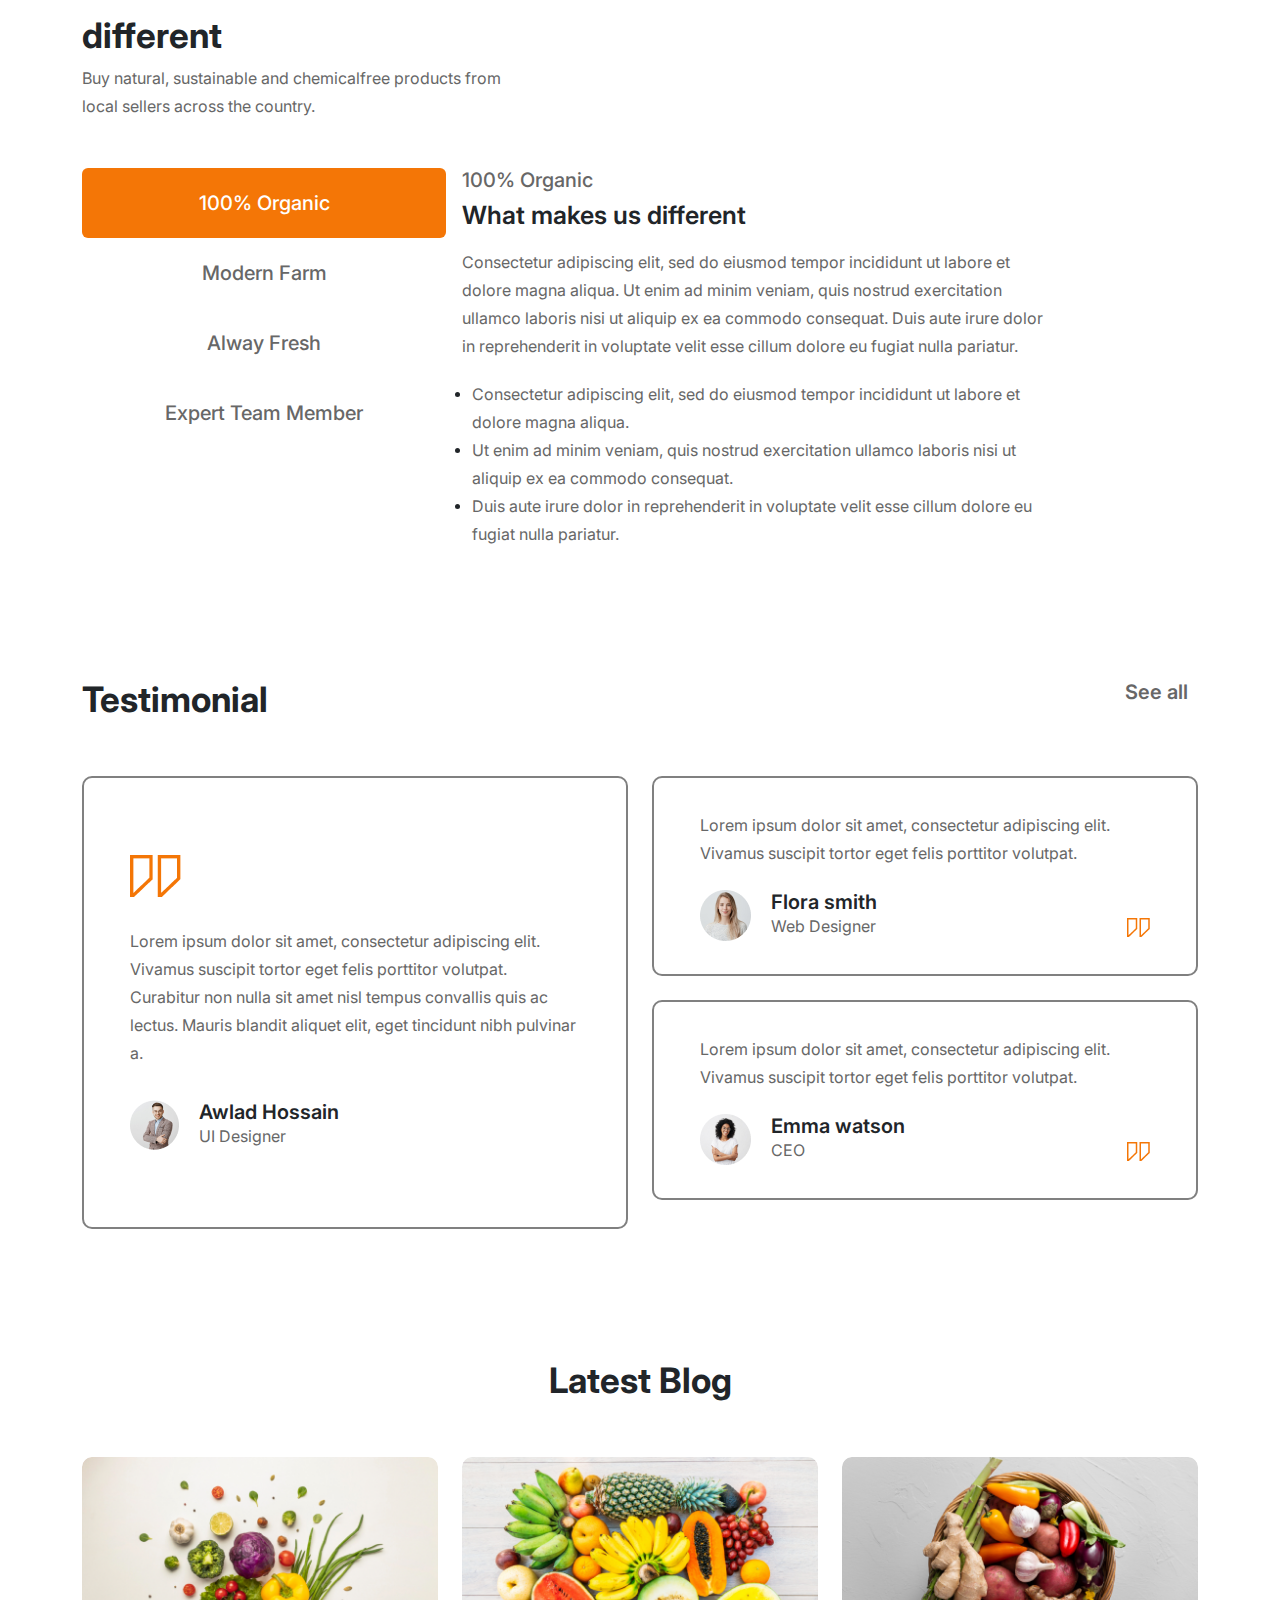
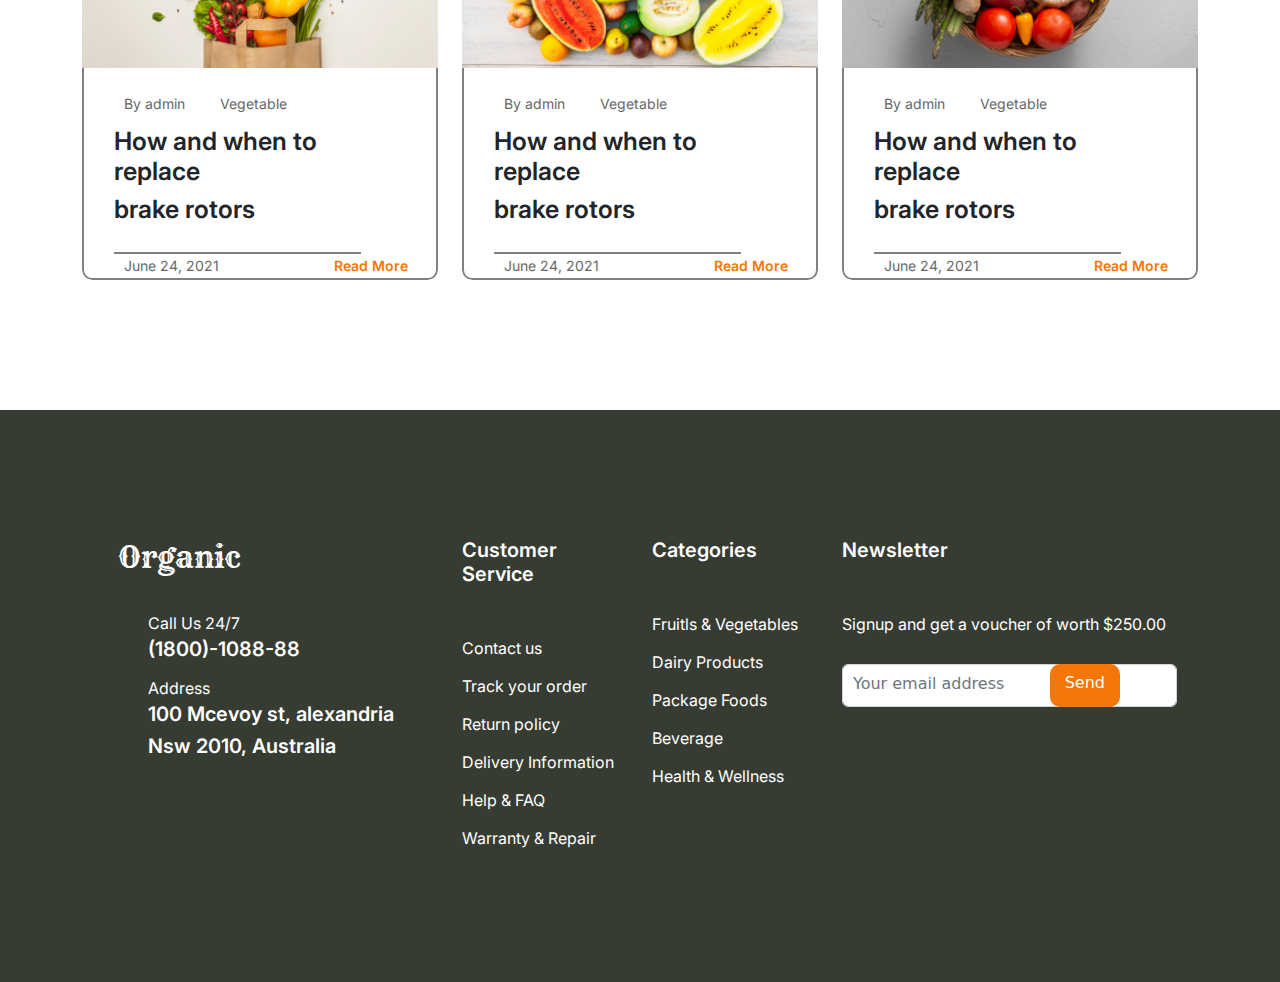
<file: about.html>
<!DOCTYPE html>
<html lang="en">
<head>
    <meta charset="UTF-8">
    <meta http-equiv="X-UA-Compatible" content="IE=edge">
    <meta name="viewport" content="width=device-width, initial-scale=1.0">
    <title>Organic</title>
    <link rel="stylesheet" href="css/bootstrap.min.css">
    <link rel="stylesheet" href="css/slick.css">
    <link href="https://fonts.googleapis.com/css2?family=Inter:wght@300;400;500;600;700;800;900&family=Rye&display=swap" 
    rel="stylesheet">
    <link rel="stylesheet" href="https://cdnjs.cloudflare.com/ajax/libs/font-awesome/6.3.0/css/all.min.css" 
    integrity="sha512-SzlrxWUlpfuzQ+pcUCosxcglQRNAq/DZjVsC0lE40xsADsfeQoEypE+enwcOiGjk/bSuGGKHEyjSoQ1zVisanQ==" 
    crossorigin="anonymous" referrerpolicy="no-referrer" />
    <link rel="stylesheet" href="sass/style.css">
    <link rel="stylesheet" href="css/responsive.css">
</head>
<body>
  <!-- header part start -->
  <header>
    <div class="container">
      <p>Welcome To Our Organsio Store.</p>
    </div>
  </header>
  <!-- header part end -->

  <!-- nav part start -->
    <nav class="navbar navbar-expand-lg bg-body-tertiary menu_bg">
      <div class="container">
        <a class="navbar-brand" href="#">Organic</a>
        <button class="navbar-toggler" type="button" data-bs-toggle="collapse" data-bs-target="#navbarSupportedContent" 
        aria-controls="navbarSupportedContent" aria-expanded="false" aria-label="Toggle navigation">
          <span class="navbar-toggler-icon"></span>
        </button>
        <div class="collapse navbar-collapse" id="navbarSupportedContent">
          <ul class="navbar-nav mx-auto mb-2 mb-lg-0">
            <li class="nav-item">
              <a class="nav-link active" aria-current="page" href="index.html" style="font-weight: 600;">Home</a>
            </li>
            <li class="nav-item">
              <a class="nav-link" href="access.html">Accessories</a>
            </li>
            <li class="nav-item">
              <a class="nav-link" href="categ.html">Category</a>
            </li>
            <li class="nav-item">
              <a class="nav-link" href="shop.html">Shop</a>
            </li>
            <li class="nav-item">
              <a class="nav-link" href="about.html">About Us</a>
            </li>
            <li class="nav-item">
              <a class="nav-link" href="frequent.html">Faqs</a>
            </li>
          </ul>
          <div class="user d-none d-xxl-block" data-bs-toggle="modal" data-bs-target="#exampleModal">
            <!-- Button trigger modal -->
            <!-- <button type="button" class="btn btn-primary">
              Launch demo modal
            </button> -->
            <!-- Modal -->
            <i class="fa-regular fa-user"></i>
            <div class="note">
              <p>3</p>
            </div>
          </div> 
          <div class="close d-none d-xxl-block">
            <input type="text" class="input_one">
            <i class="fa-solid fa-magnifying-glass search"></i>
          </div>                     
        </div>
      </div>
      <div class="modal fade" id="exampleModal" tabindex="-1" aria-labelledby="exampleModalLabel" aria-hidden="true">
        <div class="modal-dialog">
          <div class="modal-content">
            <div class="modal-header">
              <h1 class="modal-title fs-5" id="exampleModalLabel">List Of Chosen Products</h1>
              <button type="button" class="btn-close" data-bs-dismiss="modal" aria-label="Close"></button>
            </div>
            <div class="modal-body">
              <p><img src="images/category-menu2.png" alt=""> <span style="margin-bottom: 20px;">Malta has been selected</span></p>                
              <p><img src="images/category-menu3.png" alt=""> <span style="margin-bottom: 20px;">Tomato has been selected</span></p>                
              <p><img src="images/category-menu6.png" alt=""> <span style="margin-bottom: 20px;">Lemon has been selected</span></p>
            </div>
            <div class="modal-footer">
              <button type="button" class="btn btn-secondary" data-bs-dismiss="modal">Close</button>
              <button type="button" class="btn btn-primary">Save changes</button>
            </div>
          </div>
        </div>
      </div>
    </nav>
  <!-- nav part end -->

  <!-- banFour part start -->
  <section id="banFour">
    <div class="container">
      <div class="row">
        <div class="col-lg-12">
          <h2>About Us</h2>
          <p>Home-about us</p>
        </div>
      </div>
    </div>
  </section>
  <!-- banFour part end -->

  <!-- afew part start -->
  <section id="afew">
    <div class="container">
      <div class="row justify-content-center">
        <div class="col-lg-5 afew_left">
          <img src="images/afew.png" class="w-100" alt="afew">
        </div>
        <div class="col-lg-1"></div>
        <div class="col-lg-6 afew_right">
          <h4>A Few Words About Us</h4>
            <h2>A shop for good people</h2>
            <h2>by good people</h2>
            <p>Buy natural, sustainable and chemicalfree products from local sellers across the country.</p>
            <p>We are a strong community of 100,000+ customers and 600+ sellers who aspire to be good, do good, and spread goodness. We 
              are a democratic, self-sustaining, two-sided marketplace which thrives on trust and is built on community and quality 
              content.</p>
            <div class="afew_down">
              <div class="afew_image">
                <img src="images/afew_small.png" alt="afew_small">
              </div>
              <div class="afew_text">
                <h4 style="color: #282828;">Phillip William</h4>
                <p style="margin-top: -5px;">Founder</p>
              </div>
            </div>        
        </div>
      </div>
    </div>
  </section>
  <!-- afew part end -->

  <!-- wave part start -->
  <section id="wave">
    <div class="container">
      <div class="row">
        <div class="col-lg-12">
          <div class="wave_main">
            <div class="row">
              <div class="col-lg-3 col-sm-6 col-md-6 pt-5">
                <div class="wave_item" style="margin-left: 24px;">
                  <div class="wave_image">
                    <div class="wave_inner">
                      <img src="images/wave1.png" alt="wave1">
                    </div>
                  </div>
                  <div class="wave_text text-center">
                    <h4>100% Natural</h4>
                    <p>Donec sollicitudin molestie</p>
                    <p>malesuada. Lorem ipsum dolor sit</p>
                    <p>amet,consectetur.</p>
                  </div>
                </div>
              </div>
              <div class="col-lg-3 col-sm-6 col-md-6 pt-5">
                <div class="wave_item">
                  <div class="wave_image" style="width: 216px;height: 216px;transform: rotate(-6.91deg);">
                    <div class="wave_inner" style="width: 191px;height: 191px;">
                      <img src="images/wave2.png" style="transform: translate(-50%, -50%) rotate(6.91deg);" alt="wave2">
                    </div>
                  </div>
                  <div class="wave_text text-center">
                    <h4>Fresh Vegetables</h4>
                    <p>Donec sollicitudin molestie</p>
                    <p>malesuada. Lorem ipsum dolor sit</p>
                    <p>amet,consectetur.</p>
                  </div>
                </div>
              </div>
              <div class="col-lg-3 col-sm-6 col-md-6 pt-5">
                <div class="wave_item">
                  <div class="wave_image" style="transform: rotate(17.09deg);">
                    <div class="wave_inner">
                      <img src="images/wave3.png" style="transform: translate(-50%, -50%) rotate(-17.09deg);" alt="wave3">
                    </div>
                  </div>
                  <div class="wave_text text-center">
                    <h4>Organic Farming</h4>
                    <p>Donec sollicitudin molestie</p>
                    <p>malesuada. Lorem ipsum dolor sit</p>
                    <p>amet,consectetur.</p>
                  </div>
                </div>
              </div>
              <div class="col-lg-3 col-sm-6 col-md-6 pt-5">
                <div class="wave_item" style="margin-right: 24px;">
                  <div class="wave_image" style="transform: rotate(77.07deg);">
                    <div class="wave_inner">
                      <img src="images/wave4.png" style="transform: translate(-50%, -50%) rotate(-77.07deg);" alt="wave4">
                    </div>
                  </div>
                  <div class="wave_text text-center" style="margin-top: 70px;">
                    <h4>Super Healthy</h4>
                    <p>Donec sollicitudin molestie</p>
                    <p>malesuada. Lorem ipsum dolor sit</p>
                    <p>amet,consectetur.</p>
                  </div>
                </div>
              </div>
            </div>
          </div>          
        </div>
      </div>
    </div>
  </section>
  <!-- wave part end -->

  <!-- different part start -->
  <section id="different">
    <div class="container">
      <div class="row">
        <div class="col-lg-5">
          <h4>Why Choose Us</h4>
          <h2>What makes us</h2>
          <h2>different</h2>
          <p style="color: #676767;width: 100%;">Buy natural, sustainable and chemicalfree products from local sellers across the country.</p>
        </div>
      </div>
      <div class="row pt-5">
        <div class="col-lg-4 d-none d-lg-block">
          <div class="d-flex align-items-start">
            <div class="nav flex-column nav-pills me-3" id="v-pills-tab" role="tablist" aria-orientation="vertical">
              <button class="nav-link nav_btn active" id="v-pills-home7-tab" data-bs-toggle="pill" data-bs-target="#v-pills-home7" type="button" 
              role="tab" aria-controls="v-pills-home7" aria-selected="true">100% Organic</button>
              <button class="nav-link nav_btn" id="v-pills-profile7-tab" data-bs-toggle="pill" data-bs-target="#v-pills-profile7" type="button" 
              role="tab" aria-controls="v-pills-profile7" aria-selected="false">Modern Farm</button>
              <button class="nav-link nav_btn" id="v-pills-messages7-tab" data-bs-toggle="pill" data-bs-target="#v-pills-messages7" type="button" 
              role="tab" aria-controls="v-pills-messages7" aria-selected="false">Alway Fresh</button>
              <button class="nav-link nav_btn" id="v-pills-settings7-tab" data-bs-toggle="pill" data-bs-target="#v-pills-settings7" type="button" 
              role="tab" aria-controls="v-pills-settings7" aria-selected="false">Expert Team Member</button>
            </div>           
          </div>          
        </div>
        <div class="col-lg-6 d-none d-lg-block">
          <div class="tab-content" id="v-pills-tabContent">
            <div class="tab-pane fade show active" id="v-pills-home7" role="tabpanel" aria-labelledby="v-pills-home7-tab" tabindex="0">
              <div class="row">
                <div class="col-lg-12">
                  <h4>100% Organic</h4>
                  <h3>What makes us different</h3>
                  <p style="padding-top: 10px;">Consectetur adipiscing elit, sed do eiusmod tempor incididunt ut labore et dolore magna                     
                    aliqua. Ut enim ad minim veniam, quis nostrud exercitation ullamco laboris nisi ut aliquip ex ea commodo consequat.                    
                    Duis aute irure dolor in reprehenderit in voluptate velit esse cillum dolore eu fugiat nulla pariatur.</p>
                  <ul>
                    <li><p>Consectetur adipiscing elit, sed do eiusmod tempor incididunt ut labore et dolore magna aliqua.</p></li>                                              
                    <li><p>Ut enim ad minim veniam, quis nostrud exercitation ullamco laboris nisi ut aliquip ex ea commodo consequat.</p></li>
                    <li><p>Duis aute irure dolor in reprehenderit in voluptate velit esse cillum dolore eu fugiat nulla pariatur.</p></li>
                  </ul>
                </div>
              </div>
            </div>
            <div class="tab-pane fade" id="v-pills-profile7" role="tabpanel" aria-labelledby="v-pills-profile7-tab" tabindex="0">
              <div class="row">
                <div class="col-lg-12">
                  <h4>Modern Farm</h4>
                  <h3>What makes us different</h3>
                  <p style="padding-top: 10px;">adipiscing elit, sed do eiusmod tempor incididunt ut labore et dolore magna Consectetur                     
                    aliqua. Ut enim ad minim veniam, quis nostrud exercitation ullamco laboris nisi ut aliquip ex ea commodo consequat.                    
                    Duis aute irure dolor in reprehenderit in voluptate velit esse cillum dolore eu fugiat nulla pariatur.</p>
                  <ul>                                                                 
                    <li><p>Ut enim ad minim veniam, quis nostrud exercitation ullamco laboris nisi ut aliquip ex ea commodo consequat.</p></li>
                    <li><p>Duis aute irure dolor in reprehenderit in voluptate velit esse cillum dolore eu fugiat nulla pariatur.</p></li>
                    <li><p>Consectetur adipiscing elit, sed do eiusmod tempor incididunt ut labore et dolore magna aliqua.</p></li>
                  </ul>
                </div>
              </div>
            </div>
            <div class="tab-pane fade" id="v-pills-messages7" role="tabpanel" aria-labelledby="v-pills-messages7-tab" tabindex="0">
              <div class="row">
                <div class="col-lg-12">
                  <h4>Alway Fresh</h4>
                  <h3>What makes us different</h3>
                  <p style="padding-top: 10px;">elit, sed do eiusmod tempor incididunt ut labore et dolore magna Consectetur adipiscing                    
                    aliqua. Ut enim ad minim veniam, quis nostrud exercitation ullamco laboris nisi ut aliquip ex ea commodo consequat.                    
                    Duis aute irure dolor in reprehenderit in voluptate velit esse cillum dolore eu fugiat nulla pariatur.</p>
                  <ul>                                                                                     
                    <li><p>Duis aute irure dolor in reprehenderit in voluptate velit esse cillum dolore eu fugiat nulla pariatur.</p></li>
                    <li><p>Consectetur adipiscing elit, sed do eiusmod tempor incididunt ut labore et dolore magna aliqua.</p></li>
                    <li><p>Ut enim ad minim veniam, quis nostrud exercitation ullamco laboris nisi ut aliquip ex ea commodo consequat.</p></li>
                  </ul>
                </div>
              </div>
            </div>
            <div class="tab-pane fade" id="v-pills-settings7" role="tabpanel" aria-labelledby="v-pills-settings7-tab" tabindex="0">
              <div class="row">
                <div class="col-lg-12">
                  <h4>Expert Team Member</h4>
                  <h3>What makes us different</h3>
                  <p style="padding-top: 10px;">sed do eiusmod tempor incididunt ut labore et dolore magna Consectetur adipiscing elit,                     
                    aliqua. Ut enim ad minim veniam, quis nostrud exercitation ullamco laboris nisi ut aliquip ex ea commodo consequat.                    
                    Duis aute irure dolor in reprehenderit in voluptate velit esse cillum dolore eu fugiat nulla pariatur.</p>
                  <ul>
                    <li><p>Consectetur adipiscing elit, sed do eiusmod tempor incididunt ut labore et dolore magna aliqua.</p></li>                                              
                    <li><p>Ut enim ad minim veniam, quis nostrud exercitation ullamco laboris nisi ut aliquip ex ea commodo consequat.</p></li>
                    <li><p>Duis aute irure dolor in reprehenderit in voluptate velit esse cillum dolore eu fugiat nulla pariatur.</p></li>
                  </ul>
                </div>
              </div>
            </div>
          </div>
        </div>
      </div>
    </div>
  </section>
  <!-- different part end -->

  <!-- testiTwo part start -->
    <section id="testiTwo">
      <div class="container">
        <div class="row">
          <div class="col-lg-6">
            <div class="trp_left">
              <h2>Testimonial</h2>
            </div>          
          </div>
          <div class="col-lg-6">
            <div class="trp_right text-end">
              <a href="#">See all</a>
              <i class="fa-solid fa-arrow-right"></i>
            </div>
          </div>
        </div>
        <div class="row">
          <div class="col-lg-6 pt-5">
            <div class="testiTwo_left">
              <img src="images/testi_icon1.png" alt="testi_icon1">
              <p>Lorem ipsum dolor sit amet, consectetur adipiscing elit. Vivamus suscipit tortor eget felis porttitor volutpat. 
                Curabitur non nulla sit amet nisl tempus convallis quis ac lectus. Mauris blandit aliquet elit, eget tincidunt nibh 
                pulvinar a. </p>
                <div class="testiTwo_down">
                  <div class="testiTwo_image">
                    <img src="images/testi_small.png" alt="testi_small">
                  </div>
                  <div class="testiTwo_text">
                    <h4>Awlad Hossain</h4>
                    <p>UI Designer</p>
                  </div>
                </div>
            </div>
          </div>
          <div class="col-lg-6 pt-5">
            <div class="testiTwo_item">
              <p>Lorem ipsum dolor sit amet, consectetur adipiscing elit. Vivamus suscipit tortor eget felis porttitor volutpat. </p>
              <div class="testiTwo_inner">
                <div class="testiTwo_down" style="padding-top: 23px;">
                  <div class="testiTwo_image">
                    <img src="images/testi21.png" alt="testi21">
                  </div>
                  <div class="testiTwo_text">
                    <h4>Flora smith</h4>
                    <p>Web Designer</p>
                  </div>              
                </div>
                <div class="testiTwo_image pt-5">
                  <img src="images/testi_icon2.png" alt="testi_icon2">
                </div>
              </div>              
            </div>
            <div class="testiTwo_item mt-4">
              <p>Lorem ipsum dolor sit amet, consectetur adipiscing elit. Vivamus suscipit tortor eget felis porttitor volutpat. </p>
              <div class="testiTwo_inner">
                <div class="testiTwo_down" style="padding-top: 23px;">
                  <div class="testiTwo_image">
                    <img src="images/testi22.png" alt="testi22">
                  </div>
                  <div class="testiTwo_text">
                    <h4>Emma watson</h4>
                    <p>CEO</p>
                  </div>              
                </div>
                <div class="testiTwo_image pt-5">
                  <img src="images/testi_icon2.png" alt="testi_icon2">
                </div>
              </div>              
            </div>
          </div>
        </div>
      </div>
    </section>
  <!-- testiTwo part end -->
  
  <!-- latBlog part start -->
    <section id="latBlog">
      <div class="container">
        <div class="row">
          <div class="col-lg-12 text-center">
            <h2>Latest Blog</h2>
          </div>
        </div>
        <div class="row justify-content-center">
          <div class="col-lg-4 col-md-6 pt-5">
            <div class="latBlog_item">
              <div class="latBlog_image">
                <img src="images/lb1.png" class="w-100" alt="lb1">
              </div>
              <div class="latBlog_inner">
                <div class="latBlog_text pt-4">
                  <i class="fa-regular fa-user"></i>
                  <a href="#">By admin</a>
                  <i class="fa-solid fa-tag lb_icon"></i>
                  <a href="#">Vegetable</a>
                  <h3 class="lb_h3">How and when to replace</h3>
                  <h3>brake rotors</h3>
                </div>
                <div class="latBlog_down">
                  <i class="fa-regular fa-calendar"></i>
                  <span>June 24, 2021</span>
                  <a href="#" class="lb_anchor">Read More</a>
                </div>
              </div>
            </div>
          </div>
          <div class="col-lg-4 col-md-6 pt-5">
            <div class="latBlog_item">
              <div class="latBlog_image">
                <img src="images/lb2.png" class="w-100" alt="lb2">
              </div>
              <div class="latBlog_inner">
                <div class="latBlog_text pt-4">
                  <i class="fa-regular fa-user"></i>
                  <a href="#">By admin</a>
                  <i class="fa-solid fa-tag lb_icon"></i>
                  <a href="#">Vegetable</a>
                  <h3 class="lb_h3">How and when to replace</h3>
                  <h3>brake rotors</h3>
                </div>
                <div class="latBlog_down">
                  <i class="fa-regular fa-calendar"></i>
                  <span>June 24, 2021</span>
                  <a href="#" class="lb_anchor">Read More</a>
                </div>
              </div>
            </div>
          </div>
          <div class="col-lg-4 col-md-6 pt-5">
            <div class="latBlog_item">
              <div class="latBlog_image">
                <img src="images/lb3.png" class="w-100" alt="lb3">
              </div>
              <div class="latBlog_inner">
                <div class="latBlog_text pt-4">
                  <i class="fa-regular fa-user"></i>
                  <a href="#">By admin</a>
                  <i class="fa-solid fa-tag lb_icon"></i>
                  <a href="#">Vegetable</a>
                  <h3 class="lb_h3">How and when to replace</h3>
                  <h3>brake rotors</h3>
                </div>
                <div class="latBlog_down">
                  <i class="fa-regular fa-calendar"></i>
                  <span>June 24, 2021</span>
                  <a href="#" class="lb_anchor">Read More</a>
                </div>
              </div>
            </div>
          </div>
        </div>
      </div>
    </section>
  <!-- latBlog part end -->

  <!-- footer part start -->
  <footer id="footer">
    <div class="container">
      <div class="row">
        <div class="col-lg-4 col-sm-6 col-md-6 pt-5 ps-5">
          <div class="footer_one">
            <a href="#"><h6>Organic</h6></a>                       
          </div>
          <div class="footer_four">
            <div class="foot_icon_text">
              <div class="footer_icon"><i class="fa-solid fa-phone"></i></div>
              <div class="footer_text">
                <p>Call Us 24/7</p>
                <h4>(1800)-1088-88</h4>
              </div>
            </div>
            <div class="foot_icon_text">
              <div class="footer_icon"><i class="fa-solid fa-location-dot"></i></div>
              <div class="footer_text">
                <p>Address</p>
                <h4>100 Mcevoy st, alexandria</h4>
                <h4>Nsw 2010, Australia</h4>
              </div>
            </div>
          </div>            
        </div>
        <div class="col-lg-2 col-sm-6 col-md-6 pt-5">
          <div class="footer_two">
            <h4>Customer Service</h4>
            <ul>
              <li><p>Contact us</p></li>
              <li><p>Track your order</p></li>
              <li><p>Return policy</p></li>
              <li><p>Delivery Information</p></li>
              <li><p>Help & FAQ</p></li>
              <li><p style="padding-bottom: 0;">Warranty & Repair</p></li>
            </ul>
          </div>
        </div>
        <div class="col-lg-2 col-sm-6 col-md-6 pt-5">
          <div class="footer_two">
            <h4>Categories</h4>
            <ul>
              <li><p>Fruitls & Vegetables</p></li>                  
              <li><p>Dairy Products</p></li>
              <li><p>Package Foods</p></li>
              <li><p>Beverage</p></li>
              <li><p style="padding-bottom: 0;">Health & Wellness</p></li>
            </ul>
          </div>
        </div>
        <div class="col-lg-4 col-sm-6 col-md-6 pt-5">
          <div class="footer_three">
            <h4>Newsletter</h4>
            <p>Signup and get a voucher of worth $250.00</p>
            <form action="">
              <div class="input_block">
                <input type="email" class="form-control my_input" id="exampleInputEmail1" aria-describedby="emailHelp" 
                placeholder="Your email address"><button type="submit" class="btn btn-primary my_btn">Send</button> 
              </div>                            
            </form>
          </div>
        </div>
      </div>
    </div>
  </footer>
  <!-- footer part end -->
    
  <script src="js/jquery-1.12.4.min.js"></script>
  <script src="js/bootstrap.bundle.min.js"></script>
  <script src="js/mixitup.min.js"></script>
  <script src="js/slick.min.js"></script>
  <script src="js/custom.js"></script>
</body>
</html>
</file>
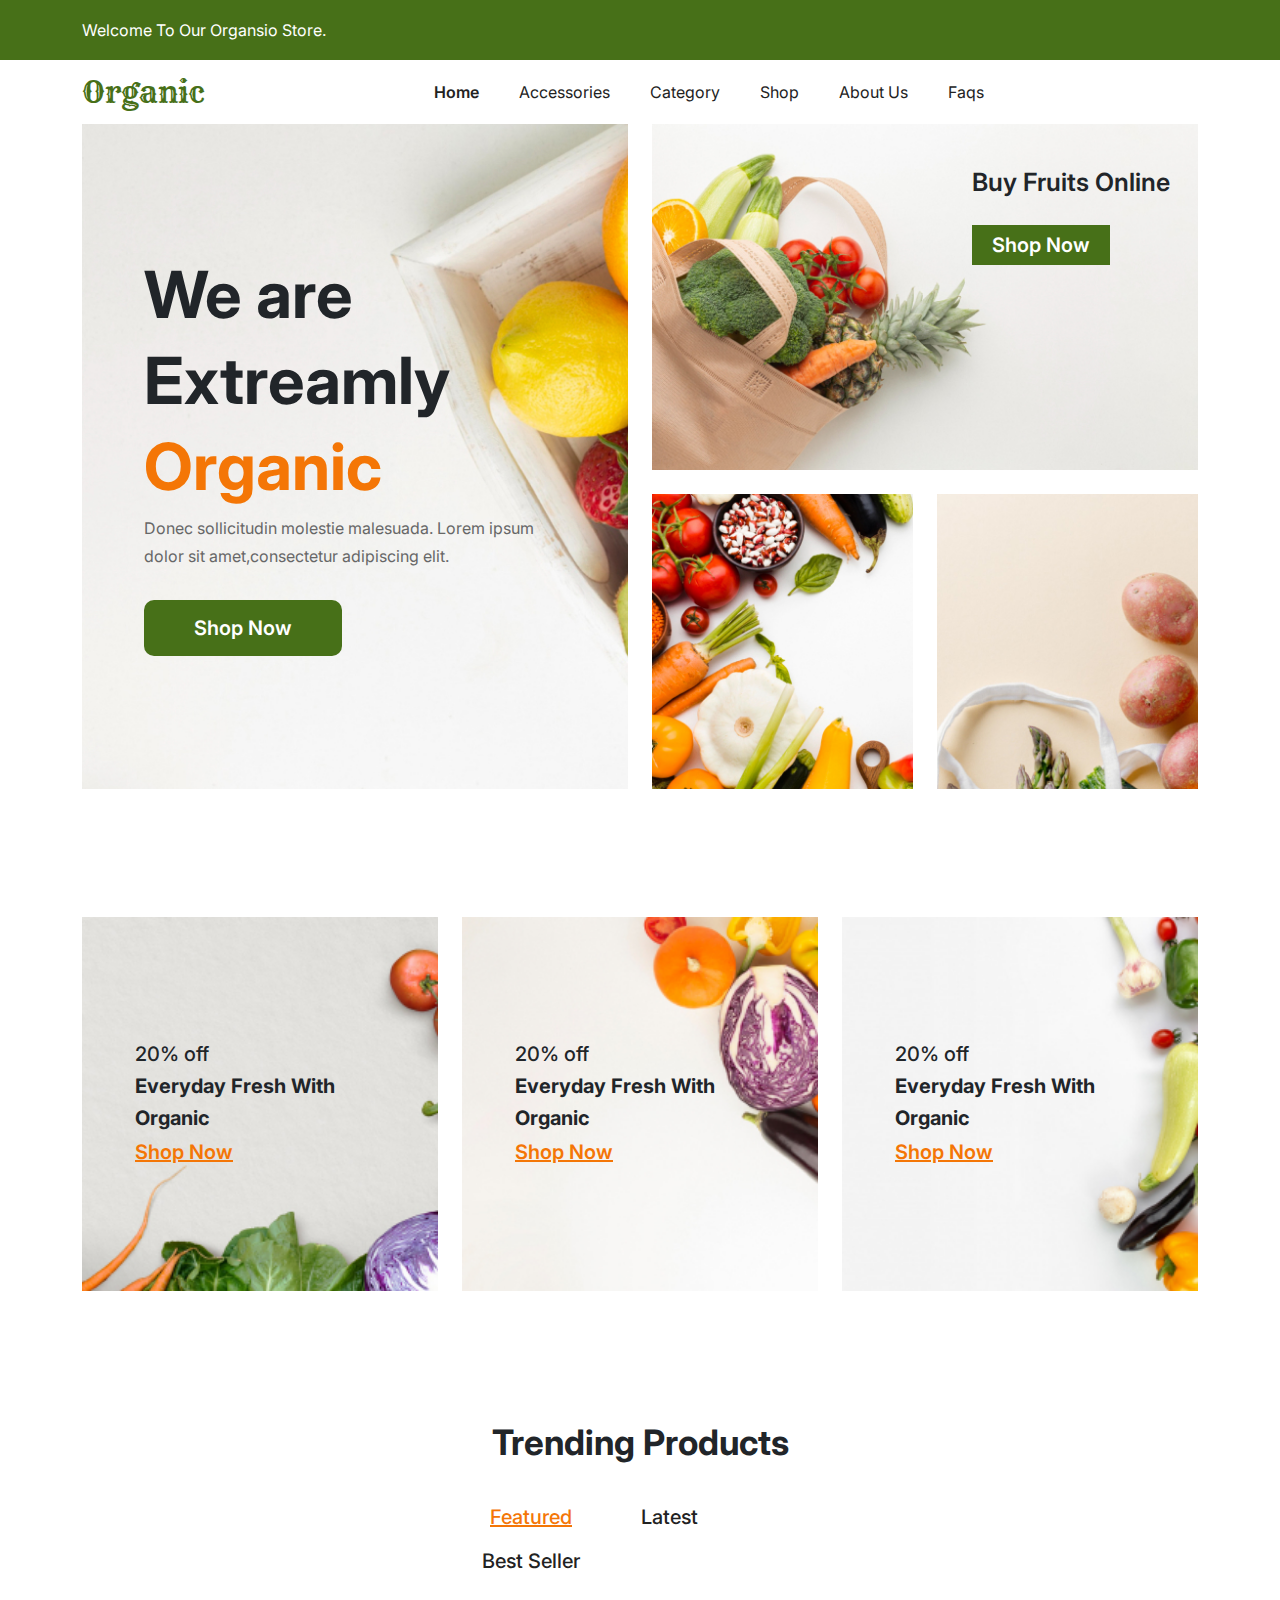
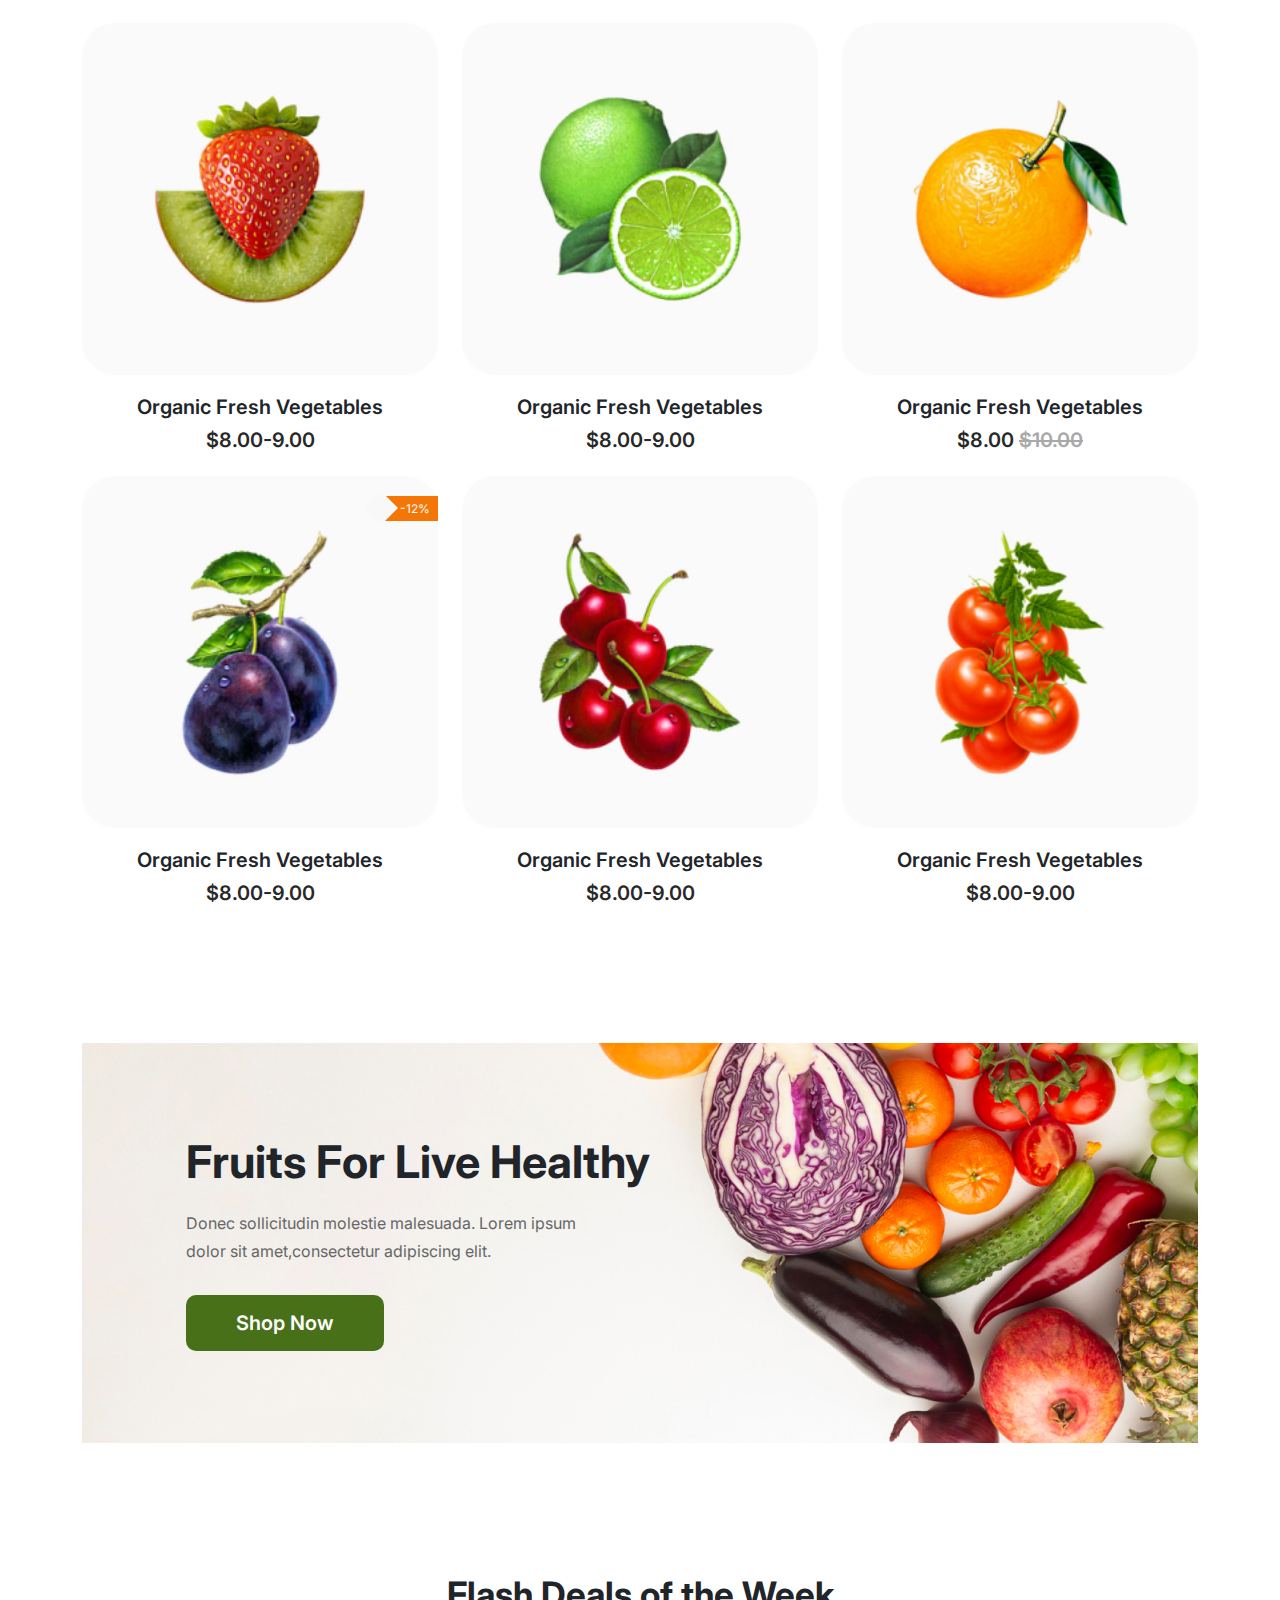
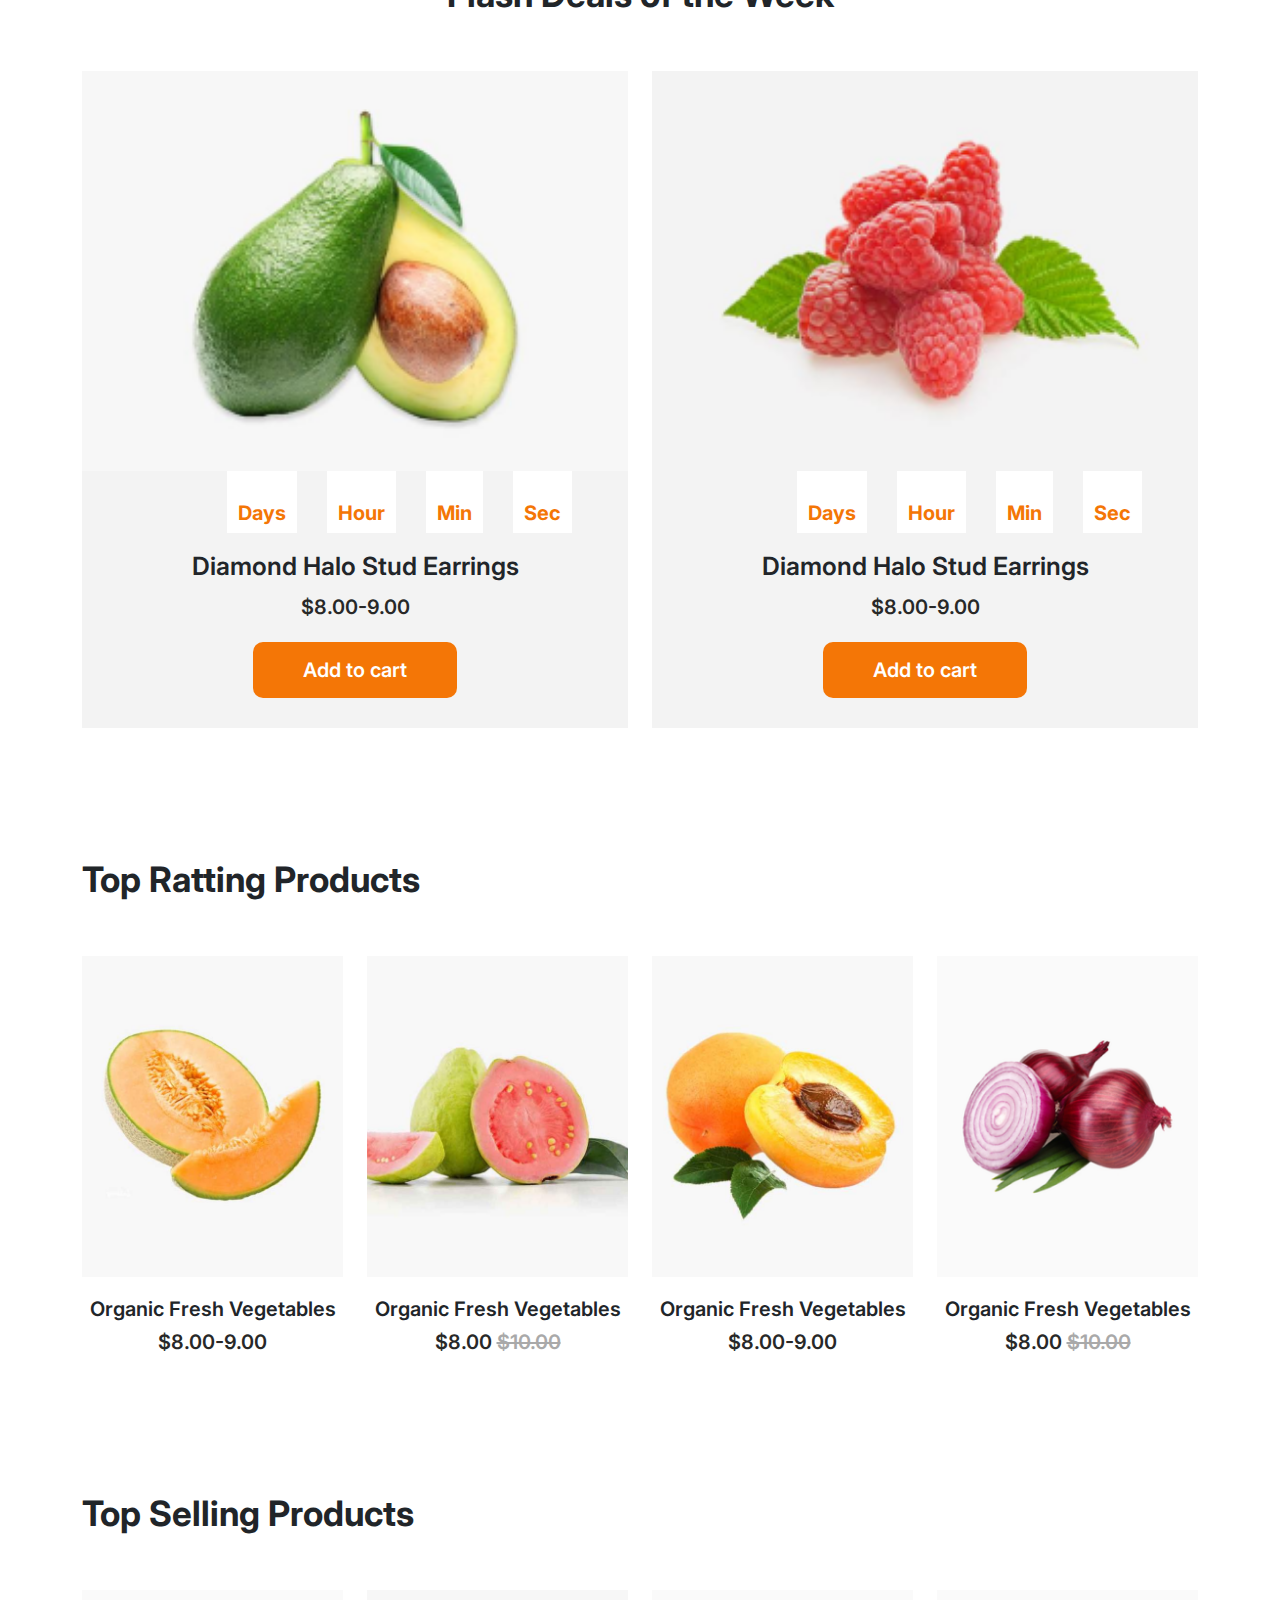
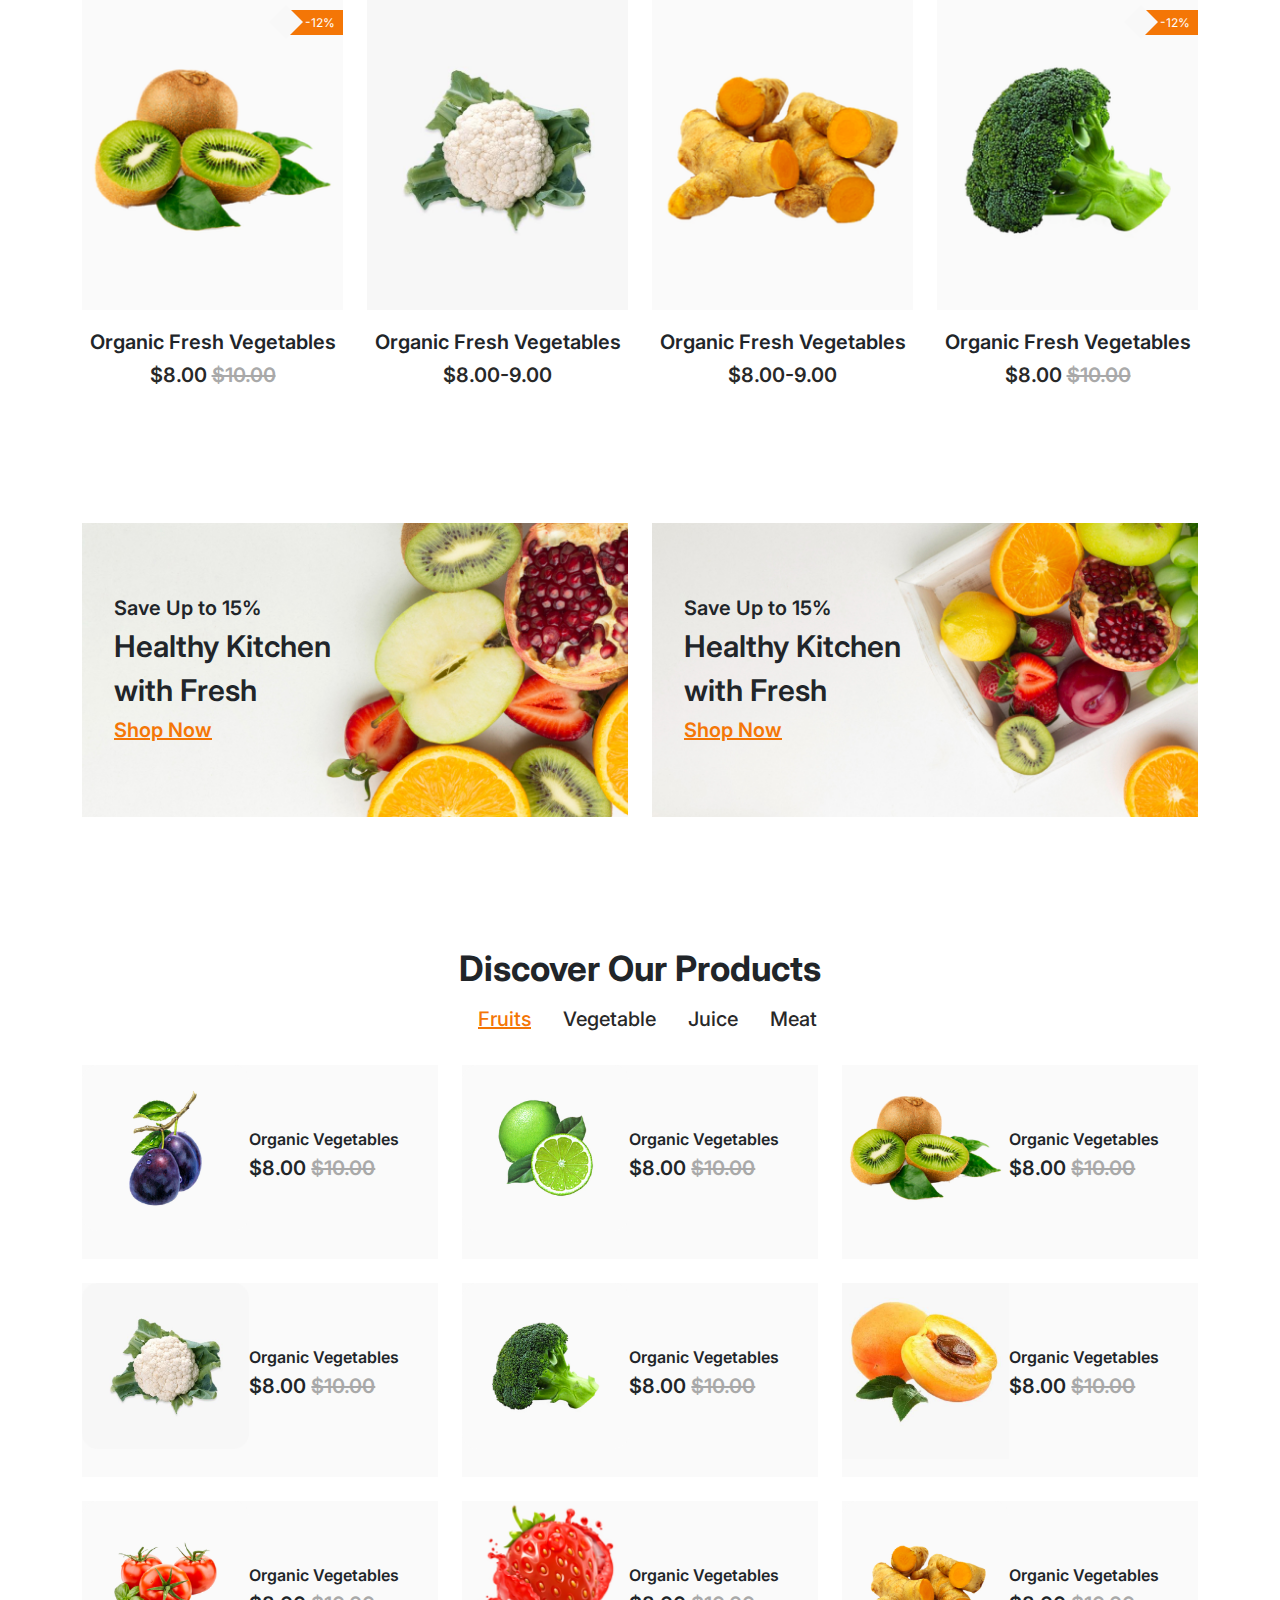
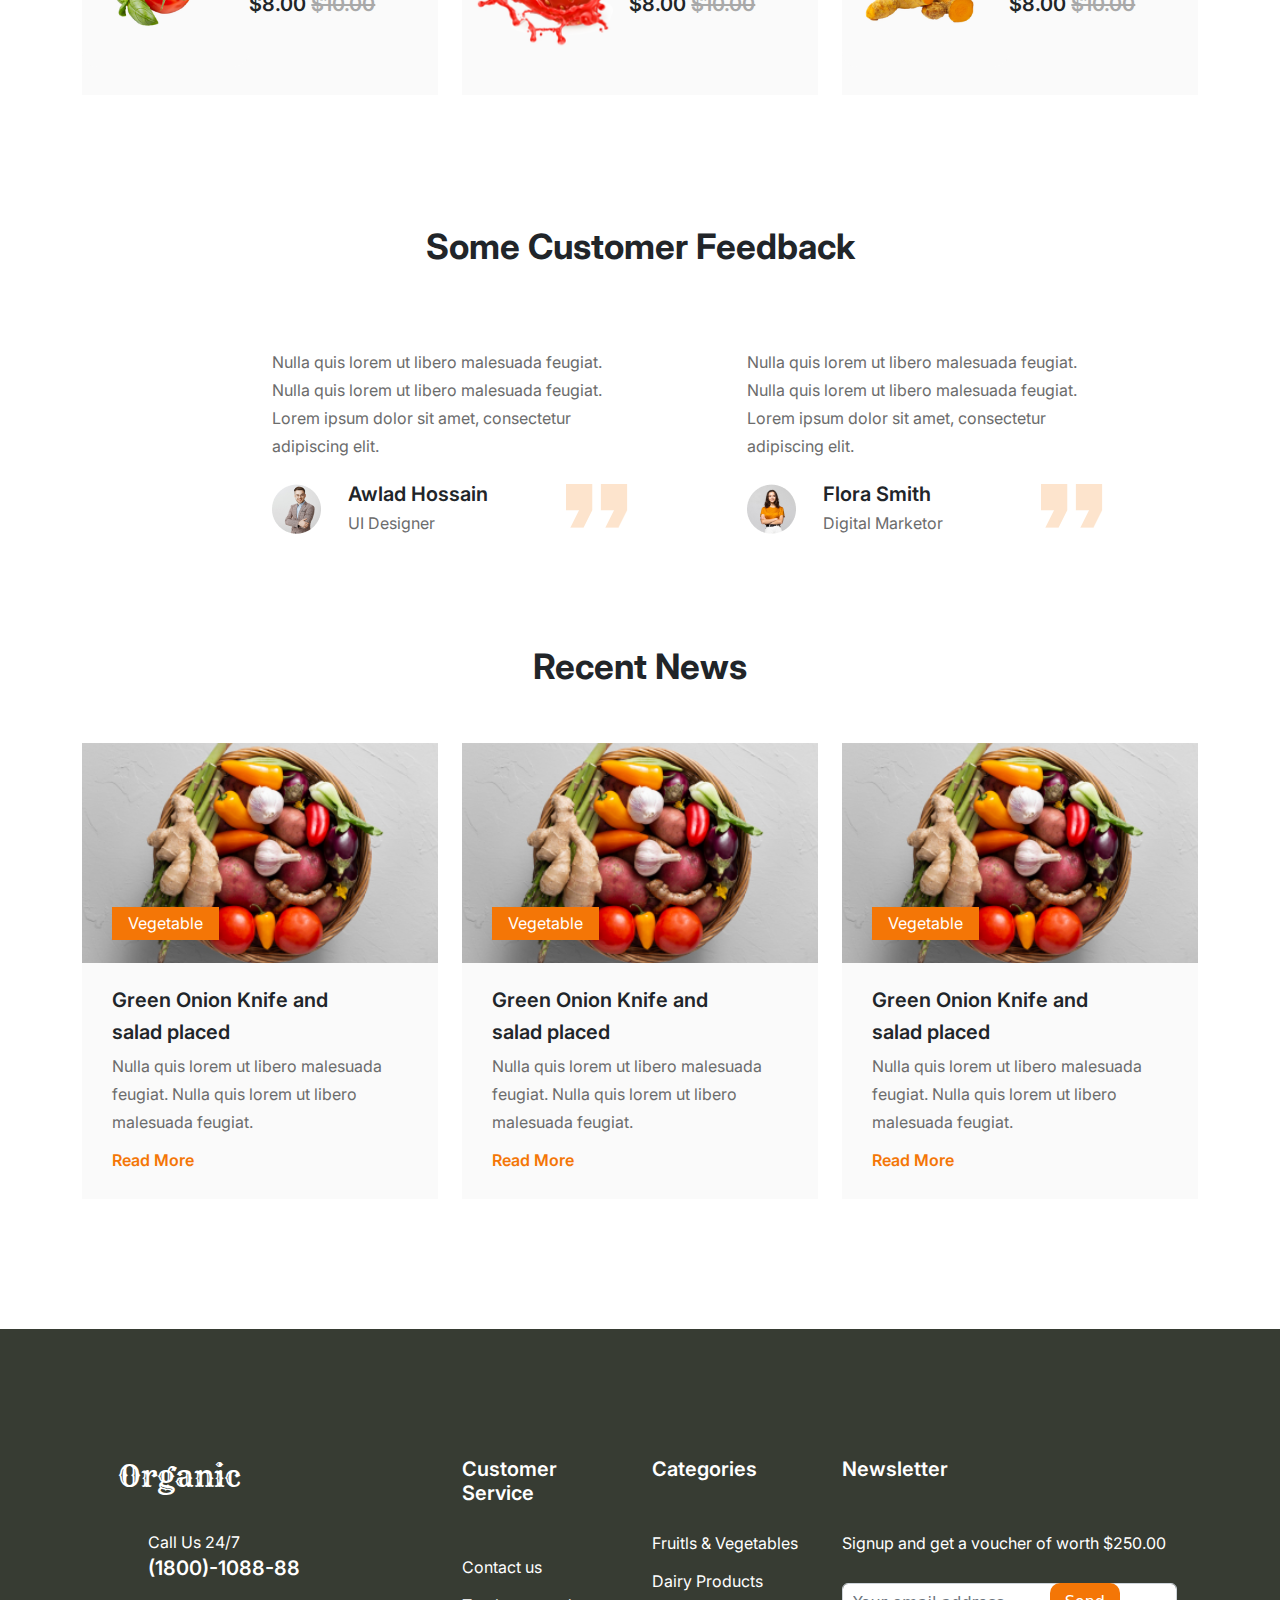
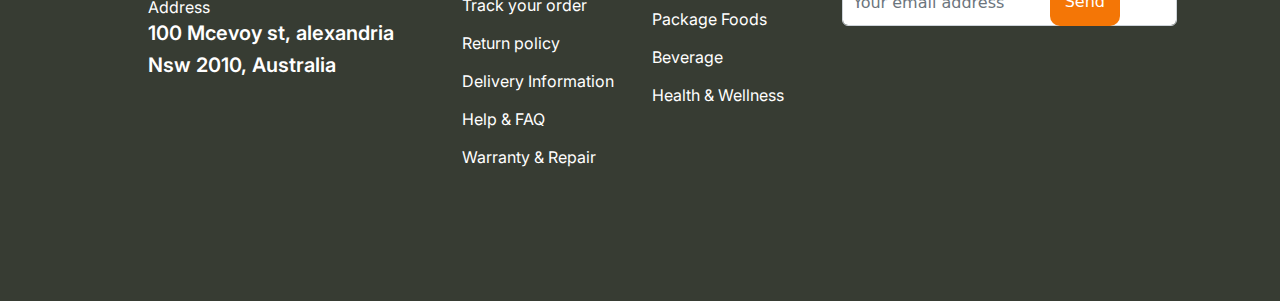
<file: access.html>
<!DOCTYPE html>
<html lang="en">
<head>
    <meta charset="UTF-8">
    <meta http-equiv="X-UA-Compatible" content="IE=edge">
    <meta name="viewport" content="width=device-width, initial-scale=1.0">
    <title>Organic</title>
    <link rel="stylesheet" href="css/bootstrap.min.css">
    <link rel="stylesheet" href="css/slick.css">
    <link href="https://fonts.googleapis.com/css2?family=Inter:wght@300;400;500;600;700;800;900&family=Rye&display=swap" 
    rel="stylesheet">
    <link rel="stylesheet" href="https://cdnjs.cloudflare.com/ajax/libs/font-awesome/6.3.0/css/all.min.css" 
    integrity="sha512-SzlrxWUlpfuzQ+pcUCosxcglQRNAq/DZjVsC0lE40xsADsfeQoEypE+enwcOiGjk/bSuGGKHEyjSoQ1zVisanQ==" 
    crossorigin="anonymous" referrerpolicy="no-referrer" />
    <link rel="stylesheet" href="sass/style.css">
    <link rel="stylesheet" href="css/responsive.css">
</head>
<body>
  <!-- header part start -->
  <header>
    <div class="container">
      <p>Welcome To Our Organsio Store.</p>
    </div>
  </header>
  <!-- header part end -->

  <!-- nav part start -->
    <nav class="navbar navbar-expand-lg bg-body-tertiary menu_bg">
      <div class="container">
        <a class="navbar-brand" href="#">Organic</a>
        <button class="navbar-toggler" type="button" data-bs-toggle="collapse" data-bs-target="#navbarSupportedContent" 
        aria-controls="navbarSupportedContent" aria-expanded="false" aria-label="Toggle navigation">
          <span class="navbar-toggler-icon"></span>
        </button>
        <div class="collapse navbar-collapse" id="navbarSupportedContent">
          <ul class="navbar-nav mx-auto mb-2 mb-lg-0">
            <li class="nav-item">
              <a class="nav-link active" aria-current="page" href="index.html" style="font-weight: 600;">Home</a>
            </li>
            <li class="nav-item">
              <a class="nav-link" href="access.html">Accessories</a>
            </li>
            <li class="nav-item">
              <a class="nav-link" href="categ.html">Category</a>
            </li>
            <li class="nav-item">
              <a class="nav-link" href="shop.html">Shop</a>
            </li>
            <li class="nav-item">
              <a class="nav-link" href="about.html">About Us</a>
            </li>
            <li class="nav-item">
              <a class="nav-link" href="frequent.html">Faqs</a>
            </li>
          </ul>
          <div class="user d-none d-xxl-block" data-bs-toggle="modal" data-bs-target="#exampleModal">
            <!-- Button trigger modal -->
            <!-- <button type="button" class="btn btn-primary">
              Launch demo modal
            </button> -->
            <!-- Modal -->
            <i class="fa-regular fa-user"></i>
            <div class="note">
              <p>3</p>
            </div>
          </div> 
          <div class="close d-none d-xxl-block">
            <input type="text" class="input_one">
            <i class="fa-solid fa-magnifying-glass search"></i>
          </div>                     
        </div>
      </div>
      <div class="modal fade" id="exampleModal" tabindex="-1" aria-labelledby="exampleModalLabel" aria-hidden="true">
        <div class="modal-dialog">
          <div class="modal-content">
            <div class="modal-header">
              <h1 class="modal-title fs-5" id="exampleModalLabel">List Of Chosen Products</h1>
              <button type="button" class="btn-close" data-bs-dismiss="modal" aria-label="Close"></button>
            </div>
            <div class="modal-body">
              <p><img src="images/category-menu2.png" alt=""> <span style="margin-bottom: 20px;">Malta has been selected</span></p>                
              <p><img src="images/category-menu3.png" alt=""> <span style="margin-bottom: 20px;">Tomato has been selected</span></p>                
              <p><img src="images/category-menu6.png" alt=""> <span style="margin-bottom: 20px;">Lemon has been selected</span></p>
            </div>
            <div class="modal-footer">
              <button type="button" class="btn btn-secondary" data-bs-dismiss="modal">Close</button>
              <button type="button" class="btn btn-primary">Save changes</button>
            </div>
          </div>
        </div>
      </div>
    </nav>
  <!-- nav part end -->

  <!-- banner2 part start -->
  <section id="banner2">
    <div class="container">
      <div class="row">
        <div class="col-lg-6">
          <div class="ban_back1">
            <h1 class="access_h1">We are </h1>
            <h2>Extreamly</h2>
            <h3>Organic</h3>
            <p>Donec sollicitudin molestie malesuada. Lorem ipsum dolor sit amet,consectetur adipiscing elit.</p>
            <a href="#" class="a_btn">Shop Now</a>
          </div>         
        </div>
        <div class="col-lg-6">
          <div class="ban_back2">
            <h3>Buy Fruits Online</h3>
            <a href="#">Shop Now</a>
          </div>
          <div class="row">
            <div class="col-lg-6 pt-4 ban_image"><img src="images/ban_image1.jpg" class="w-100" alt="ban_image1"></div>
            <div class="col-lg-6 pt-4 ban_image"><img src="images/ban_image2.jpg" class="w-100" alt="ban_image2"></div>
          </div>
        </div>
      </div>
    </div>
  </section>
  <!-- banner2 part end -->

  <!-- off part start -->
  <section id="off">
    <div class="container">
      <div class="row justify-content-center">
        <div class="col-lg-4 col-md-6 pt-5">
          <div class="off_item" style="background: url(images/off1.jpg) no-repeat center / cover;">
            <h4>20% off</h4>
            <h2>Everyday Fresh With</h2>
            <h2>Organic</h2>
            <a href="#">Shop Now</a>
          </div>
        </div>
        <div class="col-lg-4 col-md-6 pt-5">
          <div class="off_item" style="background: url(images/off2.jpg) no-repeat center / cover;">
            <h4>20% off</h4>
            <h2>Everyday Fresh With</h2>
            <h2>Organic</h2>
            <a href="#">Shop Now</a>
          </div>
        </div>
        <div class="col-lg-4 col-md-6 pt-5">
          <div class="off_item" style="background: url(images/off3.jpg) no-repeat center / cover;">
            <h4>20% off</h4>
            <h2>Everyday Fresh With</h2>
            <h2>Organic</h2>
            <a href="#">Shop Now</a>
          </div>
        </div>
      </div>
    </div>
  </section>
  <!-- off part end -->

  <!-- trending part start -->
  <section id="trending" class="d-none d-lg-block">
    <div class="container">
      <div class="row justify-content-center">
        <div class="col-lg-12 text-center">
          <h2>Trending Products</h2>
        </div>
        <div class="col-lg-4 pt-4">
          <ul class="nav nav-pills mb-3" id="pills-tab" role="tablist">
            <li class="nav-item" role="presentation">
              <button class="nav-link nav_btn2 active" id="pills-home3-tab" data-bs-toggle="pill" data-bs-target="#pills-home3" type="button" 
              role="tab" aria-controls="pills-home3" aria-selected="true">Featured</button>
            </li>
            <li class="nav-item" role="presentation">
              <button class="nav-link nav_btn2" id="pills-profile3-tab" data-bs-toggle="pill" data-bs-target="#pills-profile3" type="button" 
              role="tab" aria-controls="pills-profile3" aria-selected="false">Latest</button>
            </li>
            <li class="nav-item" role="presentation">
              <button class="nav-link nav_btn2" id="pills-contact3-tab" data-bs-toggle="pill" data-bs-target="#pills-contact3" type="button" 
              role="tab" aria-controls="pills-contact3" aria-selected="false">Best Seller</button>
            </li>
          </ul>
        </div>
        <div class="col-lg-12 text-center">          
          <div class="tab-content" id="pills-tabContent">
            <div class="tab-pane fade show active" id="pills-home3" role="tabpanel" aria-labelledby="pills-home3-tab" tabindex="0">
              <div class="row">
                <div class="col-lg-4 pt-4">
                  <div class="trending_item">
                    <div class="trending_image">                                      
                      <img src="images/strawberry.png" class="w-100" alt="strawberry">
                      <div class="trending_overlay">
                        <div class="trending_overlay_icon">
                          <i class="fa-regular fa-heart"></i>
                          <i class="fa-solid fa-lock"></i>
                          <i class="fa-regular fa-eye"></i>
                        </div>
                      </div>
                    </div>
                    <div class="trending_text">
                      <h4>Organic Fresh Vegetables</h4>
                      <div class="trending_icon">
                        <i class="fa-solid fa-star"></i>
                        <i class="fa-solid fa-star"></i>
                        <i class="fa-solid fa-star"></i>
                        <i class="fa-solid fa-star"></i>
                        <i class="fa-solid fa-star"></i>
                      </div>
                      <h5>$8.00-9.00</h5>
                    </div>
                  </div>
                </div>
                <div class="col-lg-4 pt-4">
                  <div class="trending_item">
                    <div class="trending_image">                                      
                      <img src="images/lemon.png" class="w-100" alt="lemon">
                      <div class="trending_overlay">
                        <div class="trending_overlay_icon">
                          <i class="fa-regular fa-heart"></i>
                          <i class="fa-solid fa-lock"></i>
                          <i class="fa-regular fa-eye"></i>
                        </div>
                      </div>
                    </div>
                    <div class="trending_text">
                      <h4>Organic Fresh Vegetables</h4>
                      <div class="trending_icon">
                        <i class="fa-solid fa-star"></i>
                        <i class="fa-solid fa-star"></i>
                        <i class="fa-solid fa-star"></i>
                        <i class="fa-solid fa-star"></i>
                        <i class="fa-solid fa-star"></i>
                      </div>
                      <h5>$8.00-9.00</h5>
                    </div>
                  </div>
                </div>
                <div class="col-lg-4 pt-4">
                  <div class="trending_item">
                    <div class="trending_image">                                      
                      <img src="images/orange.png" class="w-100" alt="orange">
                      <div class="trending_overlay">
                        <div class="trending_overlay_icon">
                          <i class="fa-regular fa-heart"></i>
                          <i class="fa-solid fa-lock"></i>
                          <i class="fa-regular fa-eye"></i>
                        </div>
                      </div>
                    </div>
                    <div class="trending_text">
                      <h4>Organic Fresh Vegetables</h4>
                      <div class="trending_icon">
                        <i class="fa-solid fa-star"></i>
                        <i class="fa-solid fa-star"></i>
                        <i class="fa-solid fa-star"></i>
                        <i class="fa-solid fa-star"></i>
                        <i class="fa-solid fa-star"></i>
                      </div>
                      <h5>$8.00 <span style="color: #A9A9A9;text-decoration: line-through;">$10.00</span></h5>
                    </div>
                  </div>
                </div>
                <div class="col-lg-4 pt-3">
                  <div class="trending_item">
                    <div class="trending_image">                                      
                      <img src="images/brinjal.png" class="w-100" alt="brinjal">
                      <div class="trending_overlay">
                        <div class="trending_overlay_icon">
                          <i class="fa-regular fa-heart"></i>
                          <i class="fa-solid fa-lock"></i>
                          <i class="fa-regular fa-eye"></i>
                        </div>
                      </div>
                    </div>
                    <div class="trending_text">
                      <h4>Organic Fresh Vegetables</h4>
                      <div class="trending_icon">
                        <i class="fa-solid fa-star"></i>
                        <i class="fa-solid fa-star"></i>
                        <i class="fa-solid fa-star"></i>
                        <i class="fa-solid fa-star"></i>
                        <i class="fa-solid fa-star"></i>
                      </div>
                      <h5>$8.00-9.00</h5>
                    </div>
                    <span class="trend_btn">-12%</span>
                    <div class="trend_box"></div>
                  </div>
                </div>
                <div class="col-lg-4 pt-3">
                  <div class="trending_item">
                    <div class="trending_image">                                      
                      <img src="images/pomegranet.png" class="w-100" alt="pomegranet">
                      <div class="trending_overlay">
                        <div class="trending_overlay_icon">
                          <i class="fa-regular fa-heart"></i>
                          <i class="fa-solid fa-lock"></i>
                          <i class="fa-regular fa-eye"></i>
                        </div>
                      </div>
                    </div>
                    <div class="trending_text">
                      <h4>Organic Fresh Vegetables</h4>
                      <div class="trending_icon">
                        <i class="fa-solid fa-star"></i>
                        <i class="fa-solid fa-star"></i>
                        <i class="fa-solid fa-star"></i>
                        <i class="fa-solid fa-star"></i>
                        <i class="fa-solid fa-star"></i>
                      </div>
                      <h5>$8.00-9.00</h5>
                    </div>
                  </div>
                </div>
                <div class="col-lg-4 pt-3">
                  <div class="trending_item">
                    <div class="trending_image">                                      
                      <img src="images/small_tomato.png" class="w-100" alt="small_tomato">
                      <div class="trending_overlay">
                        <div class="trending_overlay_icon">
                          <i class="fa-regular fa-heart"></i>
                          <i class="fa-solid fa-lock"></i>
                          <i class="fa-regular fa-eye"></i>
                        </div>
                      </div>
                    </div>
                    <div class="trending_text">
                      <h4>Organic Fresh Vegetables</h4>
                      <div class="trending_icon">
                        <i class="fa-solid fa-star"></i>
                        <i class="fa-solid fa-star"></i>
                        <i class="fa-solid fa-star"></i>
                        <i class="fa-solid fa-star"></i>
                        <i class="fa-solid fa-star"></i>
                      </div>
                      <h5>$8.00-9.00</h5>
                    </div>
                  </div>
                </div>
              </div>
            </div>
            <div class="tab-pane fade" id="pills-profile3" role="tabpanel" aria-labelledby="pills-profile3-tab" tabindex="0">
              <div class="row">                
                <div class="col-lg-4 pt-4">
                  <div class="trending_item">
                    <div class="trending_image">                                      
                      <img src="images/lemon.png" class="w-100" alt="lemon">
                      <div class="trending_overlay">
                        <div class="trending_overlay_icon">
                          <i class="fa-regular fa-heart"></i>
                          <i class="fa-solid fa-lock"></i>
                          <i class="fa-regular fa-eye"></i>
                        </div>
                      </div>
                    </div>
                    <div class="trending_text">
                      <h4>Organic Fresh Vegetables</h4>
                      <div class="trending_icon">
                        <i class="fa-solid fa-star"></i>
                        <i class="fa-solid fa-star"></i>
                        <i class="fa-solid fa-star"></i>
                        <i class="fa-solid fa-star"></i>
                        <i class="fa-solid fa-star"></i>
                      </div>
                      <h5>$8.00-9.00</h5>
                    </div>
                  </div>
                </div>
                <div class="col-lg-4 pt-4">
                  <div class="trending_item">
                    <div class="trending_image">                                      
                      <img src="images/orange.png" class="w-100" alt="orange">
                      <div class="trending_overlay">
                        <div class="trending_overlay_icon">
                          <i class="fa-regular fa-heart"></i>
                          <i class="fa-solid fa-lock"></i>
                          <i class="fa-regular fa-eye"></i>
                        </div>
                      </div>
                    </div>
                    <div class="trending_text">
                      <h4>Organic Fresh Vegetables</h4>
                      <div class="trending_icon">
                        <i class="fa-solid fa-star"></i>
                        <i class="fa-solid fa-star"></i>
                        <i class="fa-solid fa-star"></i>
                        <i class="fa-solid fa-star"></i>
                        <i class="fa-solid fa-star"></i>
                      </div>
                      <h5>$8.00 <span style="color: #A9A9A9;text-decoration: line-through;">$10.00</span></h5>
                    </div>
                  </div>
                </div>
                <div class="col-lg-4 pt-4">
                  <div class="trending_item">
                    <div class="trending_image">                                      
                      <img src="images/brinjal.png" class="w-100" alt="brinjal">
                      <div class="trending_overlay">
                        <div class="trending_overlay_icon">
                          <i class="fa-regular fa-heart"></i>
                          <i class="fa-solid fa-lock"></i>
                          <i class="fa-regular fa-eye"></i>
                        </div>
                      </div>
                    </div>
                    <div class="trending_text">
                      <h4>Organic Fresh Vegetables</h4>
                      <div class="trending_icon">
                        <i class="fa-solid fa-star"></i>
                        <i class="fa-solid fa-star"></i>
                        <i class="fa-solid fa-star"></i>
                        <i class="fa-solid fa-star"></i>
                        <i class="fa-solid fa-star"></i>
                      </div>
                      <h5>$8.00-9.00</h5>
                    </div>
                    <span class="trend_btn">-12%</span>
                    <div class="trend_box"></div>
                  </div>
                </div>
                <div class="col-lg-4 pt-3">
                  <div class="trending_item">
                    <div class="trending_image">                                      
                      <img src="images/pomegranet.png" class="w-100" alt="pomegranet">
                      <div class="trending_overlay">
                        <div class="trending_overlay_icon">
                          <i class="fa-regular fa-heart"></i>
                          <i class="fa-solid fa-lock"></i>
                          <i class="fa-regular fa-eye"></i>
                        </div>
                      </div>
                    </div>
                    <div class="trending_text">
                      <h4>Organic Fresh Vegetables</h4>
                      <div class="trending_icon">
                        <i class="fa-solid fa-star"></i>
                        <i class="fa-solid fa-star"></i>
                        <i class="fa-solid fa-star"></i>
                        <i class="fa-solid fa-star"></i>
                        <i class="fa-solid fa-star"></i>
                      </div>
                      <h5>$8.00-9.00</h5>
                    </div>
                  </div>
                </div>
                <div class="col-lg-4 pt-3">
                  <div class="trending_item">
                    <div class="trending_image">                                      
                      <img src="images/small_tomato.png" class="w-100" alt="small_tomato">
                      <div class="trending_overlay">
                        <div class="trending_overlay_icon">
                          <i class="fa-regular fa-heart"></i>
                          <i class="fa-solid fa-lock"></i>
                          <i class="fa-regular fa-eye"></i>
                        </div>
                      </div>
                    </div>
                    <div class="trending_text">
                      <h4>Organic Fresh Vegetables</h4>
                      <div class="trending_icon">
                        <i class="fa-solid fa-star"></i>
                        <i class="fa-solid fa-star"></i>
                        <i class="fa-solid fa-star"></i>
                        <i class="fa-solid fa-star"></i>
                        <i class="fa-solid fa-star"></i>
                      </div>
                      <h5>$8.00-9.00</h5>
                    </div>
                  </div>
                </div>
                <div class="col-lg-4 pt-3">
                  <div class="trending_item">
                    <div class="trending_image">                                      
                      <img src="images/strawberry.png" class="w-100" alt="strawberry">
                      <div class="trending_overlay">
                        <div class="trending_overlay_icon">
                          <i class="fa-regular fa-heart"></i>
                          <i class="fa-solid fa-lock"></i>
                          <i class="fa-regular fa-eye"></i>
                        </div>
                      </div>
                    </div>
                    <div class="trending_text">
                      <h4>Organic Fresh Vegetables</h4>
                      <div class="trending_icon">
                        <i class="fa-solid fa-star"></i>
                        <i class="fa-solid fa-star"></i>
                        <i class="fa-solid fa-star"></i>
                        <i class="fa-solid fa-star"></i>
                        <i class="fa-solid fa-star"></i>
                      </div>
                      <h5>$8.00-9.00</h5>
                    </div>
                  </div>
                </div>
              </div>
            </div>
            <div class="tab-pane fade" id="pills-contact3" role="tabpanel" aria-labelledby="pills-contact3-tab" tabindex="0">
              <div class="row">                               
                <div class="col-lg-4 pt-4">
                  <div class="trending_item">
                    <div class="trending_image">                                      
                      <img src="images/orange.png" class="w-100" alt="orange">
                      <div class="trending_overlay">
                        <div class="trending_overlay_icon">
                          <i class="fa-regular fa-heart"></i>
                          <i class="fa-solid fa-lock"></i>
                          <i class="fa-regular fa-eye"></i>
                        </div>
                      </div>
                    </div>
                    <div class="trending_text">
                      <h4>Organic Fresh Vegetables</h4>
                      <div class="trending_icon">
                        <i class="fa-solid fa-star"></i>
                        <i class="fa-solid fa-star"></i>
                        <i class="fa-solid fa-star"></i>
                        <i class="fa-solid fa-star"></i>
                        <i class="fa-solid fa-star"></i>
                      </div>
                      <h5>$8.00 <span style="color: #A9A9A9;text-decoration: line-through;">$10.00</span></h5>
                    </div>
                  </div>
                </div>
                <div class="col-lg-4 pt-4">
                  <div class="trending_item">
                    <div class="trending_image">                                      
                      <img src="images/brinjal.png" class="w-100" alt="brinjal">
                      <div class="trending_overlay">
                        <div class="trending_overlay_icon">
                          <i class="fa-regular fa-heart"></i>
                          <i class="fa-solid fa-lock"></i>
                          <i class="fa-regular fa-eye"></i>
                        </div>
                      </div>
                    </div>
                    <div class="trending_text">
                      <h4>Organic Fresh Vegetables</h4>
                      <div class="trending_icon">
                        <i class="fa-solid fa-star"></i>
                        <i class="fa-solid fa-star"></i>
                        <i class="fa-solid fa-star"></i>
                        <i class="fa-solid fa-star"></i>
                        <i class="fa-solid fa-star"></i>
                      </div>
                      <h5>$8.00-9.00</h5>
                    </div>
                    <span class="trend_btn">-12%</span>
                    <div class="trend_box"></div>
                  </div>
                </div>
                <div class="col-lg-4 pt-4">
                  <div class="trending_item">
                    <div class="trending_image">                                      
                      <img src="images/pomegranet.png" class="w-100" alt="pomegranet">
                      <div class="trending_overlay">
                        <div class="trending_overlay_icon">
                          <i class="fa-regular fa-heart"></i>
                          <i class="fa-solid fa-lock"></i>
                          <i class="fa-regular fa-eye"></i>
                        </div>
                      </div>
                    </div>
                    <div class="trending_text">
                      <h4>Organic Fresh Vegetables</h4>
                      <div class="trending_icon">
                        <i class="fa-solid fa-star"></i>
                        <i class="fa-solid fa-star"></i>
                        <i class="fa-solid fa-star"></i>
                        <i class="fa-solid fa-star"></i>
                        <i class="fa-solid fa-star"></i>
                      </div>
                      <h5>$8.00-9.00</h5>
                    </div>
                  </div>
                </div>
                <div class="col-lg-4 pt-3">
                  <div class="trending_item">
                    <div class="trending_image">                                      
                      <img src="images/small_tomato.png" class="w-100" alt="small_tomato">
                      <div class="trending_overlay">
                        <div class="trending_overlay_icon">
                          <i class="fa-regular fa-heart"></i>
                          <i class="fa-solid fa-lock"></i>
                          <i class="fa-regular fa-eye"></i>
                        </div>
                      </div>
                    </div>
                    <div class="trending_text">
                      <h4>Organic Fresh Vegetables</h4>
                      <div class="trending_icon">
                        <i class="fa-solid fa-star"></i>
                        <i class="fa-solid fa-star"></i>
                        <i class="fa-solid fa-star"></i>
                        <i class="fa-solid fa-star"></i>
                        <i class="fa-solid fa-star"></i>
                      </div>
                      <h5>$8.00-9.00</h5>
                    </div>
                  </div>
                </div>
                <div class="col-lg-4 pt-3">
                  <div class="trending_item">
                    <div class="trending_image">                                      
                      <img src="images/strawberry.png" class="w-100" alt="strawberry">
                      <div class="trending_overlay">
                        <div class="trending_overlay_icon">
                          <i class="fa-regular fa-heart"></i>
                          <i class="fa-solid fa-lock"></i>
                          <i class="fa-regular fa-eye"></i>
                        </div>
                      </div>
                    </div>
                    <div class="trending_text">
                      <h4>Organic Fresh Vegetables</h4>
                      <div class="trending_icon">
                        <i class="fa-solid fa-star"></i>
                        <i class="fa-solid fa-star"></i>
                        <i class="fa-solid fa-star"></i>
                        <i class="fa-solid fa-star"></i>
                        <i class="fa-solid fa-star"></i>
                      </div>
                      <h5>$8.00-9.00</h5>
                    </div>
                  </div>
                </div>
                <div class="col-lg-4 pt-3">
                  <div class="trending_item">
                    <div class="trending_image">                                      
                      <img src="images/lemon.png" class="w-100" alt="lemon">
                      <div class="trending_overlay">
                        <div class="trending_overlay_icon">
                          <i class="fa-regular fa-heart"></i>
                          <i class="fa-solid fa-lock"></i>
                          <i class="fa-regular fa-eye"></i>
                        </div>
                      </div>
                    </div>
                    <div class="trending_text">
                      <h4>Organic Fresh Vegetables</h4>
                      <div class="trending_icon">
                        <i class="fa-solid fa-star"></i>
                        <i class="fa-solid fa-star"></i>
                        <i class="fa-solid fa-star"></i>
                        <i class="fa-solid fa-star"></i>
                        <i class="fa-solid fa-star"></i>
                      </div>
                      <h5>$8.00-9.00</h5>
                    </div>
                  </div>
                </div>
              </div>
            </div>
          </div>          
        </div>
      </div>
    </div>
  </section>
  <!-- trending part end -->

  <!-- live_healthy part start -->
  <section id="live_healthy">
    <div class="container">
      <div class="row">
        <div class="col-lg-12">
          <div class="live_healthy_main">
            <h5>Fruits For Live Healthy</h5>
            <p>Donec sollicitudin molestie malesuada. Lorem ipsum dolor sit amet,consectetur adipiscing elit.</p>
            <a href="#" class="a_btn">Shop Now</a>
          </div>
        </div>
      </div>
    </div>
  </section>
  <!-- live_healthy part end -->

  <!-- flash_two part start -->
  <section id="flash_two">
    <div class="container">
      <div class="row">
        <div class="col-lg-12 text-center">
          <h2>Flash Deals of the Week</h2>                   
        </div>
      </div>
      <div class="row pt-5">
        <div class="col-lg-6">
          <div class="flash_two_item">
            <div class="flash_two_image"></div>
            <div class="second_timer">
              <p class="demo"></p>
            </div>
            <div class="flash_two_timer">              
              <div class="flash_timer_item">
                <h4 class="t_name">Days</h4>
              </div>
              <div class="flash_timer_item">
                <h4 class="t_name">Hour</h4>
              </div>
              <div class="flash_timer_item">
                <h4 class="t_name">Min</h4>
              </div>
              <div class="flash_timer_item">
                <h4 class="t_name">Sec</h4>
              </div>
            </div>
            <div class="flash_two_text text-center">
              <h3>Diamond Halo Stud Earrings</h3>
              <div class="trending_text">
                <div class="trending_icon">
                  <i class="fa-solid fa-star"></i>
                  <i class="fa-solid fa-star"></i>
                  <i class="fa-solid fa-star"></i>
                  <i class="fa-solid fa-star"></i>
                  <i class="fa-solid fa-star"></i>
                </div>
                <h5>$8.00-9.00</h5>
              </div>
              <a href="" class="a_btn">Add to cart</a>
            </div>
          </div>
        </div>
        <div class="col-lg-6">
          <div class="flash_two_item">
            <div class="flash_two_image" style="background: url(images/custard.png) no-repeat center / cover;"></div>
            <div class="second_timer">
              <p class="demo"></p>
            </div>
            <div class="flash_two_timer">              
              <div class="flash_timer_item">
                <h4 class="t_name">Days</h4>
              </div>
              <div class="flash_timer_item">
                <h4 class="t_name">Hour</h4>
              </div>
              <div class="flash_timer_item">
                <h4 class="t_name">Min</h4>
              </div>
              <div class="flash_timer_item">
                <h4 class="t_name">Sec</h4>
              </div>
            </div>
            <div class="flash_two_text text-center">
              <h3>Diamond Halo Stud Earrings</h3>
              <div class="trending_text">
                <div class="trending_icon">
                  <i class="fa-solid fa-star"></i>
                  <i class="fa-solid fa-star"></i>
                  <i class="fa-solid fa-star"></i>
                  <i class="fa-solid fa-star"></i>
                  <i class="fa-solid fa-star"></i>
                </div>
                <h5>$8.00-9.00</h5>
              </div>
              <a href="" class="a_btn">Add to cart</a>
            </div>
          </div>
        </div>
      </div>
    </div>
  </section>
  <!-- flash_two part end -->

  <!-- ratting part start -->
  <section id="ratting">
    <div class="container">
      <div class="row">
        <div class="col-lg-12">
          <h2>Top Ratting Products</h2>
        </div>
      </div>
      <div class="row">
        <div class="col-lg-3 col-sm-6 col-md-6 pt-5">
          <div class="trending_item">
            <div class="trending_image">                                      
              <img src="images/bungi.png" class="w-100" alt="bungi">
              <div class="trending_overlay">
                <div class="trending_overlay_icon">
                  <i class="fa-regular fa-heart"></i>
                  <i class="fa-solid fa-lock"></i>
                  <i class="fa-regular fa-eye"></i>
                </div>
              </div>
            </div>
            <div class="trending_text text-center">
              <h4>Organic Fresh Vegetables</h4>
              <div class="trending_icon">
                <i class="fa-solid fa-star"></i>
                <i class="fa-solid fa-star"></i>
                <i class="fa-solid fa-star"></i>
                <i class="fa-solid fa-star"></i>
                <i class="fa-solid fa-star"></i>
              </div>
              <h5>$8.00-9.00</h5>
            </div>
          </div>
        </div>
        <div class="col-lg-3 col-sm-6 col-md-6 pt-5">
          <div class="trending_item">
            <div class="trending_image">                                      
              <img src="images/guava.png" class="w-100" alt="guava">
              <div class="trending_overlay">
                <div class="trending_overlay_icon">
                  <i class="fa-regular fa-heart"></i>
                  <i class="fa-solid fa-lock"></i>
                  <i class="fa-regular fa-eye"></i>
                </div>
              </div>
            </div>
            <div class="trending_text text-center">
              <h4>Organic Fresh Vegetables</h4>
              <div class="trending_icon">
                <i class="fa-solid fa-star"></i>
                <i class="fa-solid fa-star"></i>
                <i class="fa-solid fa-star"></i>
                <i class="fa-solid fa-star"></i>
                <i class="fa-solid fa-star"></i>
              </div>
              <h5>$8.00 <span style="color: #A9A9A9;text-decoration: line-through;">$10.00</span></h5>
            </div>
          </div>
        </div>
        <div class="col-lg-3 col-sm-6 col-md-6 pt-5">
          <div class="trending_item">
            <div class="trending_image">                                      
              <img src="images/nashpati.png" class="w-100" alt="nashpati">
              <div class="trending_overlay">
                <div class="trending_overlay_icon">
                  <i class="fa-regular fa-heart"></i>
                  <i class="fa-solid fa-lock"></i>
                  <i class="fa-regular fa-eye"></i>
                </div>
              </div>
            </div>
            <div class="trending_text text-center">
              <h4>Organic Fresh Vegetables</h4>
              <div class="trending_icon">
                <i class="fa-solid fa-star"></i>
                <i class="fa-solid fa-star"></i>
                <i class="fa-solid fa-star"></i>
                <i class="fa-solid fa-star"></i>
                <i class="fa-solid fa-star"></i>
              </div>
              <h5>$8.00-9.00</h5>
            </div>
          </div>
        </div>
        <div class="col-lg-3 col-sm-6 col-md-6 pt-5">
          <div class="trending_item">
            <div class="trending_image">                                      
              <img src="images/onion2.png" class="w-100" alt="onion2">
              <div class="trending_overlay">
                <div class="trending_overlay_icon">
                  <i class="fa-regular fa-heart"></i>
                  <i class="fa-solid fa-lock"></i>
                  <i class="fa-regular fa-eye"></i>
                </div>
              </div>
            </div>
            <div class="trending_text text-center">
              <h4>Organic Fresh Vegetables</h4>
              <div class="trending_icon">
                <i class="fa-solid fa-star"></i>
                <i class="fa-solid fa-star"></i>
                <i class="fa-solid fa-star"></i>
                <i class="fa-solid fa-star"></i>
                <i class="fa-solid fa-star"></i>
              </div>
              <h5>$8.00 <span style="color: #A9A9A9;text-decoration: line-through;">$10.00</span></h5>
            </div>
          </div>
        </div>
      </div>
    </div>
  </section>
  <!-- ratting part end -->

  <!-- selling part start -->
  <section id="selling">
    <div class="container">
      <div class="row">
        <div class="col-lg-12">
          <h2>Top Selling Products</h2>
        </div>
      </div>
      <div class="row">
        <div class="col-lg-3 col-sm-6 col-md-6 pt-5">
          <div class="trending_item">
            <div class="trending_image">                                      
              <img src="images/green_nashpati.png" class="w-100" alt="green_nashpati">
              <div class="trending_overlay">
                <div class="trending_overlay_icon">
                  <i class="fa-regular fa-heart"></i>
                  <i class="fa-solid fa-lock"></i>
                  <i class="fa-regular fa-eye"></i>
                </div>
              </div>
            </div>
            <div class="trending_text text-center">
              <h4>Organic Fresh Vegetables</h4>
              <div class="trending_icon">
                <i class="fa-solid fa-star"></i>
                <i class="fa-solid fa-star"></i>
                <i class="fa-solid fa-star"></i>
                <i class="fa-solid fa-star"></i>
                <i class="fa-solid fa-star"></i>
              </div>
              <h5>$8.00 <span style="color: #A9A9A9;text-decoration: line-through;">$10.00</span></h5>
            </div>
            <span class="trend_btn">-12%</span>
            <div class="trend_box"></div>
          </div>
        </div>
        <div class="col-lg-3 col-sm-6 col-md-6 pt-5">
          <div class="trending_item">
            <div class="trending_image">                                      
              <img src="images/cauli2.png" class="w-100" alt="cauli2">
              <div class="trending_overlay">
                <div class="trending_overlay_icon">
                  <i class="fa-regular fa-heart"></i>
                  <i class="fa-solid fa-lock"></i>
                  <i class="fa-regular fa-eye"></i>
                </div>
              </div>
            </div>
            <div class="trending_text text-center">
              <h4>Organic Fresh Vegetables</h4>
              <div class="trending_icon">
                <i class="fa-solid fa-star"></i>
                <i class="fa-solid fa-star"></i>
                <i class="fa-solid fa-star"></i>
                <i class="fa-solid fa-star"></i>
                <i class="fa-solid fa-star"></i>
              </div>
              <h5>$8.00-9.00</h5>
            </div>
          </div>
        </div>
        <div class="col-lg-3 col-sm-6 col-md-6 pt-5">
          <div class="trending_item">
            <div class="trending_image">                                      
              <img src="images/ginger2.png" class="w-100" alt="ginger2">
              <div class="trending_overlay">
                <div class="trending_overlay_icon">
                  <i class="fa-regular fa-heart"></i>
                  <i class="fa-solid fa-lock"></i>
                  <i class="fa-regular fa-eye"></i>
                </div>
              </div>
            </div>
            <div class="trending_text text-center">
              <h4>Organic Fresh Vegetables</h4>
              <div class="trending_icon">
                <i class="fa-solid fa-star"></i>
                <i class="fa-solid fa-star"></i>
                <i class="fa-solid fa-star"></i>
                <i class="fa-solid fa-star"></i>
                <i class="fa-solid fa-star"></i>
              </div>
              <h5>$8.00-9.00</h5>
            </div>
          </div>
        </div>
        <div class="col-lg-3 col-sm-6 col-md-6 pt-5">
          <div class="trending_item">
            <div class="trending_image">                                      
              <img src="images/brookly2.png" class="w-100" alt="brookly2">
              <div class="trending_overlay">
                <div class="trending_overlay_icon">
                  <i class="fa-regular fa-heart"></i>
                  <i class="fa-solid fa-lock"></i>
                  <i class="fa-regular fa-eye"></i>
                </div>
              </div>
            </div>
            <div class="trending_text text-center">
              <h4>Organic Fresh Vegetables</h4>
              <div class="trending_icon">
                <i class="fa-solid fa-star"></i>
                <i class="fa-solid fa-star"></i>
                <i class="fa-solid fa-star"></i>
                <i class="fa-solid fa-star"></i>
                <i class="fa-solid fa-star"></i>
              </div>
              <h5>$8.00 <span style="color: #A9A9A9;text-decoration: line-through;">$10.00</span></h5>
            </div>
            <span class="trend_btn">-12%</span>
            <div class="trend_box"></div>
          </div>
        </div>
      </div>
    </div>
  </section>
  <!-- selling part end -->

  <!-- kitchen part start -->
  <section id="kitchen">
    <div class="container">
      <div class="row">
        <div class="col-lg-6 pt-5">
          <div class="kitchen_item">
            <h4>Save Up to 15%</h4>
            <h6>Healthy Kitchen</h6>
            <h6>with Fresh</h6>
            <a href="#">Shop Now</a>
          </div>
        </div>
        <div class="col-lg-6 pt-5">
          <div class="kitchen_item" style="background: url(images/kitchen2.jpg) no-repeat center / cover;">
            <h4>Save Up to 15%</h4>
            <h6>Healthy Kitchen</h6>
            <h6>with Fresh</h6>
            <a href="#">Shop Now</a>
          </div>
        </div>
      </div>
    </div>
  </section>
  <!-- kitchen part end -->

  <!-- discover part start discover_menu-->
  <section id="discover" class="d-none d-lg-block">
    <div class="container">
      <div class="row justify-content-center">
        <div class="col-lg-12 text-center">
          <h2>Discover Our Products</h2>
        </div>
        <div class="col-lg-4">
          <ul class="nav nav-pills" id="pills-tab" role="tablist">
            <li class="nav-item" role="presentation">
              <button class="nav-link active" id="pills-home4-tab" data-bs-toggle="pill" data-bs-target="#pills-home4" 
              type="button" role="tab" aria-controls="pills-home4" aria-selected="true">Fruits</button>
            </li>
            <li class="nav-item" role="presentation">
              <button class="nav-link" id="pills-profile4-tab" data-bs-toggle="pill" data-bs-target="#pills-profile4" 
              type="button" role="tab" aria-controls="pills-profile4" aria-selected="false">Vegetable</button>
            </li>
            <li class="nav-item" role="presentation">
              <button class="nav-link" id="pills-contact4-tab" data-bs-toggle="pill" data-bs-target="#pills-contact4" 
              type="button" role="tab" aria-controls="pills-contact4" aria-selected="false">Juice</button>
            </li>
            <li class="nav-item" role="presentation">
              <button class="nav-link" id="pills-extra4-tab" data-bs-toggle="pill" data-bs-target="#pills-extra4" 
              type="button" role="tab" aria-controls="pills-extra4" aria-selected="false">Meat</button>
            </li>
          </ul>                    
        </div>
        <div class="col-lg-12">
          <div class="tab-content" id="pills-tabContent">
            <div class="tab-pane fade show active" id="pills-home4" role="tabpanel" aria-labelledby="pills-home4-tab" tabindex="0">
              <div class="row">
                <div class="col-lg-4 pt-4">
                  <div class="discover_item_outer">
                    <div class="discover_item">
                      <div class="discover_image">
                        <img src="images/brinjal.png" class="w-100" alt="brinjal">
                      </div>
                      <div class="discover_text">
                        <p>Organic  Vegetables</p>
                        <div class="trending_icon">
                          <i class="fa-solid fa-star"></i>
                          <i class="fa-solid fa-star"></i>
                          <i class="fa-solid fa-star"></i>
                          <i class="fa-solid fa-star"></i>
                          <i class="fa-solid fa-star"></i>
                        </div>
                        <h4>$8.00 <span>$10.00</span></h4>
                      </div>
                    </div>
                    <div class="discover_overlay">
                      <div class="discover_overlay_icon">
                        <i class="fa-regular fa-heart"></i>
                        <i class="fa-solid fa-lock"></i>
                        <i class="fa-regular fa-eye"></i>
                      </div>
                    </div>
                  </div>                  
                </div>
                <div class="col-lg-4 pt-4">
                  <div class="discover_item_outer">
                    <div class="discover_item">
                      <div class="discover_image">
                        <img src="images/lemon.png" class="w-100" alt="lemon">
                      </div>
                      <div class="discover_text">
                        <p>Organic  Vegetables</p>
                        <div class="trending_icon">
                          <i class="fa-solid fa-star"></i>
                          <i class="fa-solid fa-star"></i>
                          <i class="fa-solid fa-star"></i>
                          <i class="fa-solid fa-star"></i>
                          <i class="fa-solid fa-star"></i>
                        </div>
                        <h4>$8.00 <span>$10.00</span></h4>
                      </div>
                    </div>
                    <div class="discover_overlay">
                      <div class="discover_overlay_icon">
                        <i class="fa-regular fa-heart"></i>
                        <i class="fa-solid fa-lock"></i>
                        <i class="fa-regular fa-eye"></i>
                      </div>
                    </div>
                  </div>                  
                </div>
                <div class="col-lg-4 pt-4">
                  <div class="discover_item_outer">
                    <div class="discover_item">
                      <div class="discover_image">
                        <img src="images/green_nashpati.png" style="margin-top: -20px;" class="w-100" alt="green_nashpati">
                      </div>
                      <div class="discover_text">
                        <p>Organic  Vegetables</p>
                        <div class="trending_icon">
                          <i class="fa-solid fa-star"></i>
                          <i class="fa-solid fa-star"></i>
                          <i class="fa-solid fa-star"></i>
                          <i class="fa-solid fa-star"></i>
                          <i class="fa-solid fa-star"></i>
                        </div>
                        <h4>$8.00 <span>$10.00</span></h4>
                      </div>
                    </div>
                    <div class="discover_overlay">
                      <div class="discover_overlay_icon">
                        <i class="fa-regular fa-heart"></i>
                        <i class="fa-solid fa-lock"></i>
                        <i class="fa-regular fa-eye"></i>
                      </div>
                    </div>
                  </div>                  
                </div>
                <div class="col-lg-4 pt-4">
                  <div class="discover_item_outer">
                    <div class="discover_item">
                      <div class="discover_image">
                        <img src="images/cauliflower.png" class="w-100" alt="cauliflower">
                      </div>
                      <div class="discover_text">
                        <p>Organic  Vegetables</p>
                        <div class="trending_icon">
                          <i class="fa-solid fa-star"></i>
                          <i class="fa-solid fa-star"></i>
                          <i class="fa-solid fa-star"></i>
                          <i class="fa-solid fa-star"></i>
                          <i class="fa-solid fa-star"></i>
                        </div>
                        <h4>$8.00 <span>$10.00</span></h4>
                      </div>
                    </div>
                    <div class="discover_overlay">
                      <div class="discover_overlay_icon">
                        <i class="fa-regular fa-heart"></i>
                        <i class="fa-solid fa-lock"></i>
                        <i class="fa-regular fa-eye"></i>
                      </div>
                    </div>
                  </div>                  
                </div>
                <div class="col-lg-4 pt-4">
                  <div class="discover_item_outer">
                    <div class="discover_item">
                      <div class="discover_image">
                        <img src="images/brookly.png" class="w-100" alt="brookly">
                      </div>
                      <div class="discover_text">
                        <p>Organic  Vegetables</p>
                        <div class="trending_icon">
                          <i class="fa-solid fa-star"></i>
                          <i class="fa-solid fa-star"></i>
                          <i class="fa-solid fa-star"></i>
                          <i class="fa-solid fa-star"></i>
                          <i class="fa-solid fa-star"></i>
                        </div>
                        <h4>$8.00 <span>$10.00</span></h4>
                      </div>
                    </div>
                    <div class="discover_overlay">
                      <div class="discover_overlay_icon">
                        <i class="fa-regular fa-heart"></i>
                        <i class="fa-solid fa-lock"></i>
                        <i class="fa-regular fa-eye"></i>
                      </div>
                    </div>
                  </div>                  
                </div>
                <div class="col-lg-4 pt-4">
                  <div class="discover_item_outer">
                    <div class="discover_item">
                      <div class="discover_image">
                        <img src="images/nashpati.png" style="margin-top: -30px;" class="w-100" alt="nashpati">
                      </div>
                      <div class="discover_text">
                        <p>Organic  Vegetables</p>
                        <div class="trending_icon">
                          <i class="fa-solid fa-star"></i>
                          <i class="fa-solid fa-star"></i>
                          <i class="fa-solid fa-star"></i>
                          <i class="fa-solid fa-star"></i>
                          <i class="fa-solid fa-star"></i>
                        </div>
                        <h4>$8.00 <span>$10.00</span></h4>
                      </div>
                    </div>
                    <div class="discover_overlay">
                      <div class="discover_overlay_icon">
                        <i class="fa-regular fa-heart"></i>
                        <i class="fa-solid fa-lock"></i>
                        <i class="fa-regular fa-eye"></i>
                      </div>
                    </div>
                  </div>                  
                </div>
                <div class="col-lg-4 pt-4">
                  <div class="discover_item_outer">
                    <div class="discover_item">
                      <div class="discover_image">
                        <img src="images/big_tomato.png" class="w-100" alt="big_tomato">
                      </div>
                      <div class="discover_text">
                        <p>Organic  Vegetables</p>
                        <div class="trending_icon">
                          <i class="fa-solid fa-star"></i>
                          <i class="fa-solid fa-star"></i>
                          <i class="fa-solid fa-star"></i>
                          <i class="fa-solid fa-star"></i>
                          <i class="fa-solid fa-star"></i>
                        </div>
                        <h4>$8.00 <span>$10.00</span></h4>
                      </div>
                    </div>
                    <div class="discover_overlay">
                      <div class="discover_overlay_icon">
                        <i class="fa-regular fa-heart"></i>
                        <i class="fa-solid fa-lock"></i>
                        <i class="fa-regular fa-eye"></i>
                      </div>
                    </div>
                  </div>                  
                </div>
                <div class="col-lg-4 pt-4">
                  <div class="discover_item_outer">
                    <div class="discover_item">
                      <div class="discover_image">
                        <img src="images/dragon_fruit.png" style="margin-top: -30px;" class="w-100" alt="dragon_fruit">
                      </div>
                      <div class="discover_text">
                        <p>Organic  Vegetables</p>
                        <div class="trending_icon">
                          <i class="fa-solid fa-star"></i>
                          <i class="fa-solid fa-star"></i>
                          <i class="fa-solid fa-star"></i>
                          <i class="fa-solid fa-star"></i>
                          <i class="fa-solid fa-star"></i>
                        </div>
                        <h4>$8.00 <span>$10.00</span></h4>
                      </div>
                    </div>
                    <div class="discover_overlay">
                      <div class="discover_overlay_icon">
                        <i class="fa-regular fa-heart"></i>
                        <i class="fa-solid fa-lock"></i>
                        <i class="fa-regular fa-eye"></i>
                      </div>
                    </div>
                  </div>                  
                </div>
                <div class="col-lg-4 pt-4">
                  <div class="discover_item_outer">
                    <div class="discover_item">
                      <div class="discover_image">
                        <img src="images/ginger.png" class="w-100" alt="ginger">
                      </div>
                      <div class="discover_text">
                        <p>Organic  Vegetables</p>
                        <div class="trending_icon">
                          <i class="fa-solid fa-star"></i>
                          <i class="fa-solid fa-star"></i>
                          <i class="fa-solid fa-star"></i>
                          <i class="fa-solid fa-star"></i>
                          <i class="fa-solid fa-star"></i>
                        </div>
                        <h4>$8.00 <span>$10.00</span></h4>
                      </div>
                    </div>
                    <div class="discover_overlay">
                      <div class="discover_overlay_icon">
                        <i class="fa-regular fa-heart"></i>
                        <i class="fa-solid fa-lock"></i>
                        <i class="fa-regular fa-eye"></i>
                      </div>
                    </div>
                  </div>                  
                </div>
              </div>
            </div>
            <div class="tab-pane fade" id="pills-profile4" role="tabpanel" aria-labelledby="pills-profile4-tab" tabindex="0">
              <div class="row">                
                <div class="col-lg-4 pt-4">
                  <div class="discover_item_outer">
                    <div class="discover_item">
                      <div class="discover_image">
                        <img src="images/lemon.png" class="w-100" alt="lemon">
                      </div>
                      <div class="discover_text">
                        <p>Organic  Vegetables</p>
                        <div class="trending_icon">
                          <i class="fa-solid fa-star"></i>
                          <i class="fa-solid fa-star"></i>
                          <i class="fa-solid fa-star"></i>
                          <i class="fa-solid fa-star"></i>
                          <i class="fa-solid fa-star"></i>
                        </div>
                        <h4>$8.00 <span>$10.00</span></h4>
                      </div>
                    </div>
                    <div class="discover_overlay">
                      <div class="discover_overlay_icon">
                        <i class="fa-regular fa-heart"></i>
                        <i class="fa-solid fa-lock"></i>
                        <i class="fa-regular fa-eye"></i>
                      </div>
                    </div>
                  </div>                  
                </div>
                <div class="col-lg-4 pt-4">
                  <div class="discover_item_outer">
                    <div class="discover_item">
                      <div class="discover_image">
                        <img src="images/green_nashpati.png" style="margin-top: -20px;" class="w-100" alt="green_nashpati">
                      </div>
                      <div class="discover_text">
                        <p>Organic  Vegetables</p>
                        <div class="trending_icon">
                          <i class="fa-solid fa-star"></i>
                          <i class="fa-solid fa-star"></i>
                          <i class="fa-solid fa-star"></i>
                          <i class="fa-solid fa-star"></i>
                          <i class="fa-solid fa-star"></i>
                        </div>
                        <h4>$8.00 <span>$10.00</span></h4>
                      </div>
                    </div>
                    <div class="discover_overlay">
                      <div class="discover_overlay_icon">
                        <i class="fa-regular fa-heart"></i>
                        <i class="fa-solid fa-lock"></i>
                        <i class="fa-regular fa-eye"></i>
                      </div>
                    </div>
                  </div>                  
                </div>
                <div class="col-lg-4 pt-4">
                  <div class="discover_item_outer">
                    <div class="discover_item">
                      <div class="discover_image">
                        <img src="images/cauliflower.png" class="w-100" alt="cauliflower">
                      </div>
                      <div class="discover_text">
                        <p>Organic  Vegetables</p>
                        <div class="trending_icon">
                          <i class="fa-solid fa-star"></i>
                          <i class="fa-solid fa-star"></i>
                          <i class="fa-solid fa-star"></i>
                          <i class="fa-solid fa-star"></i>
                          <i class="fa-solid fa-star"></i>
                        </div>
                        <h4>$8.00 <span>$10.00</span></h4>
                      </div>
                    </div>
                    <div class="discover_overlay">
                      <div class="discover_overlay_icon">
                        <i class="fa-regular fa-heart"></i>
                        <i class="fa-solid fa-lock"></i>
                        <i class="fa-regular fa-eye"></i>
                      </div>
                    </div>
                  </div>                  
                </div>
                <div class="col-lg-4 pt-4">
                  <div class="discover_item_outer">
                    <div class="discover_item">
                      <div class="discover_image">
                        <img src="images/brookly.png" class="w-100" alt="brookly">
                      </div>
                      <div class="discover_text">
                        <p>Organic  Vegetables</p>
                        <div class="trending_icon">
                          <i class="fa-solid fa-star"></i>
                          <i class="fa-solid fa-star"></i>
                          <i class="fa-solid fa-star"></i>
                          <i class="fa-solid fa-star"></i>
                          <i class="fa-solid fa-star"></i>
                        </div>
                        <h4>$8.00 <span>$10.00</span></h4>
                      </div>
                    </div>
                    <div class="discover_overlay">
                      <div class="discover_overlay_icon">
                        <i class="fa-regular fa-heart"></i>
                        <i class="fa-solid fa-lock"></i>
                        <i class="fa-regular fa-eye"></i>
                      </div>
                    </div>
                  </div>                  
                </div>
                <div class="col-lg-4 pt-4">
                  <div class="discover_item_outer">
                    <div class="discover_item">
                      <div class="discover_image">
                        <img src="images/nashpati.png" style="margin-top: -30px;" class="w-100" alt="nashpati">
                      </div>
                      <div class="discover_text">
                        <p>Organic  Vegetables</p>
                        <div class="trending_icon">
                          <i class="fa-solid fa-star"></i>
                          <i class="fa-solid fa-star"></i>
                          <i class="fa-solid fa-star"></i>
                          <i class="fa-solid fa-star"></i>
                          <i class="fa-solid fa-star"></i>
                        </div>
                        <h4>$8.00 <span>$10.00</span></h4>
                      </div>
                    </div>
                    <div class="discover_overlay">
                      <div class="discover_overlay_icon">
                        <i class="fa-regular fa-heart"></i>
                        <i class="fa-solid fa-lock"></i>
                        <i class="fa-regular fa-eye"></i>
                      </div>
                    </div>
                  </div>                  
                </div>
                <div class="col-lg-4 pt-4">
                  <div class="discover_item_outer">
                    <div class="discover_item">
                      <div class="discover_image">
                        <img src="images/big_tomato.png" class="w-100" alt="big_tomato">
                      </div>
                      <div class="discover_text">
                        <p>Organic  Vegetables</p>
                        <div class="trending_icon">
                          <i class="fa-solid fa-star"></i>
                          <i class="fa-solid fa-star"></i>
                          <i class="fa-solid fa-star"></i>
                          <i class="fa-solid fa-star"></i>
                          <i class="fa-solid fa-star"></i>
                        </div>
                        <h4>$8.00 <span>$10.00</span></h4>
                      </div>
                    </div>
                    <div class="discover_overlay">
                      <div class="discover_overlay_icon">
                        <i class="fa-regular fa-heart"></i>
                        <i class="fa-solid fa-lock"></i>
                        <i class="fa-regular fa-eye"></i>
                      </div>
                    </div>
                  </div>                  
                </div>
                <div class="col-lg-4 pt-4">
                  <div class="discover_item_outer">
                    <div class="discover_item">
                      <div class="discover_image">
                        <img src="images/dragon_fruit.png" style="margin-top: -30px;" class="w-100" alt="dragon_fruit">
                      </div>
                      <div class="discover_text">
                        <p>Organic  Vegetables</p>
                        <div class="trending_icon">
                          <i class="fa-solid fa-star"></i>
                          <i class="fa-solid fa-star"></i>
                          <i class="fa-solid fa-star"></i>
                          <i class="fa-solid fa-star"></i>
                          <i class="fa-solid fa-star"></i>
                        </div>
                        <h4>$8.00 <span>$10.00</span></h4>
                      </div>
                    </div>
                    <div class="discover_overlay">
                      <div class="discover_overlay_icon">
                        <i class="fa-regular fa-heart"></i>
                        <i class="fa-solid fa-lock"></i>
                        <i class="fa-regular fa-eye"></i>
                      </div>
                    </div>
                  </div>                  
                </div>
                <div class="col-lg-4 pt-4">
                  <div class="discover_item_outer">
                    <div class="discover_item">
                      <div class="discover_image">
                        <img src="images/ginger.png" class="w-100" alt="ginger">
                      </div>
                      <div class="discover_text">
                        <p>Organic  Vegetables</p>
                        <div class="trending_icon">
                          <i class="fa-solid fa-star"></i>
                          <i class="fa-solid fa-star"></i>
                          <i class="fa-solid fa-star"></i>
                          <i class="fa-solid fa-star"></i>
                          <i class="fa-solid fa-star"></i>
                        </div>
                        <h4>$8.00 <span>$10.00</span></h4>
                      </div>
                    </div>
                    <div class="discover_overlay">
                      <div class="discover_overlay_icon">
                        <i class="fa-regular fa-heart"></i>
                        <i class="fa-solid fa-lock"></i>
                        <i class="fa-regular fa-eye"></i>
                      </div>
                    </div>
                  </div>                  
                </div>
                <div class="col-lg-4 pt-4">
                  <div class="discover_item_outer">
                    <div class="discover_item">
                      <div class="discover_image">
                        <img src="images/brinjal.png" class="w-100" alt="brinjal">
                      </div>
                      <div class="discover_text">
                        <p>Organic  Vegetables</p>
                        <div class="trending_icon">
                          <i class="fa-solid fa-star"></i>
                          <i class="fa-solid fa-star"></i>
                          <i class="fa-solid fa-star"></i>
                          <i class="fa-solid fa-star"></i>
                          <i class="fa-solid fa-star"></i>
                        </div>
                        <h4>$8.00 <span>$10.00</span></h4>
                      </div>
                    </div>
                    <div class="discover_overlay">
                      <div class="discover_overlay_icon">
                        <i class="fa-regular fa-heart"></i>
                        <i class="fa-solid fa-lock"></i>
                        <i class="fa-regular fa-eye"></i>
                      </div>
                    </div>
                  </div>                  
                </div>
              </div>
            </div>
            <div class="tab-pane fade" id="pills-contact4" role="tabpanel" aria-labelledby="pills-contact4-tab" tabindex="0">
              <div class="row">                                
                <div class="col-lg-4 pt-4">
                  <div class="discover_item_outer">
                    <div class="discover_item">
                      <div class="discover_image">
                        <img src="images/green_nashpati.png" style="margin-top: -20px;" class="w-100" alt="green_nashpati">
                      </div>
                      <div class="discover_text">
                        <p>Organic  Vegetables</p>
                        <div class="trending_icon">
                          <i class="fa-solid fa-star"></i>
                          <i class="fa-solid fa-star"></i>
                          <i class="fa-solid fa-star"></i>
                          <i class="fa-solid fa-star"></i>
                          <i class="fa-solid fa-star"></i>
                        </div>
                        <h4>$8.00 <span>$10.00</span></h4>
                      </div>
                    </div>
                    <div class="discover_overlay">
                      <div class="discover_overlay_icon">
                        <i class="fa-regular fa-heart"></i>
                        <i class="fa-solid fa-lock"></i>
                        <i class="fa-regular fa-eye"></i>
                      </div>
                    </div>
                  </div>                  
                </div>
                <div class="col-lg-4 pt-4">
                  <div class="discover_item_outer">
                    <div class="discover_item">
                      <div class="discover_image">
                        <img src="images/cauliflower.png" class="w-100" alt="cauliflower">
                      </div>
                      <div class="discover_text">
                        <p>Organic  Vegetables</p>
                        <div class="trending_icon">
                          <i class="fa-solid fa-star"></i>
                          <i class="fa-solid fa-star"></i>
                          <i class="fa-solid fa-star"></i>
                          <i class="fa-solid fa-star"></i>
                          <i class="fa-solid fa-star"></i>
                        </div>
                        <h4>$8.00 <span>$10.00</span></h4>
                      </div>
                    </div>
                    <div class="discover_overlay">
                      <div class="discover_overlay_icon">
                        <i class="fa-regular fa-heart"></i>
                        <i class="fa-solid fa-lock"></i>
                        <i class="fa-regular fa-eye"></i>
                      </div>
                    </div>
                  </div>                  
                </div>
                <div class="col-lg-4 pt-4">
                  <div class="discover_item_outer">
                    <div class="discover_item">
                      <div class="discover_image">
                        <img src="images/brookly.png" class="w-100" alt="brookly">
                      </div>
                      <div class="discover_text">
                        <p>Organic  Vegetables</p>
                        <div class="trending_icon">
                          <i class="fa-solid fa-star"></i>
                          <i class="fa-solid fa-star"></i>
                          <i class="fa-solid fa-star"></i>
                          <i class="fa-solid fa-star"></i>
                          <i class="fa-solid fa-star"></i>
                        </div>
                        <h4>$8.00 <span>$10.00</span></h4>
                      </div>
                    </div>
                    <div class="discover_overlay">
                      <div class="discover_overlay_icon">
                        <i class="fa-regular fa-heart"></i>
                        <i class="fa-solid fa-lock"></i>
                        <i class="fa-regular fa-eye"></i>
                      </div>
                    </div>
                  </div>                  
                </div>
                <div class="col-lg-4 pt-4">
                  <div class="discover_item_outer">
                    <div class="discover_item">
                      <div class="discover_image">
                        <img src="images/nashpati.png" style="margin-top: -30px;" class="w-100" alt="nashpati">
                      </div>
                      <div class="discover_text">
                        <p>Organic  Vegetables</p>
                        <div class="trending_icon">
                          <i class="fa-solid fa-star"></i>
                          <i class="fa-solid fa-star"></i>
                          <i class="fa-solid fa-star"></i>
                          <i class="fa-solid fa-star"></i>
                          <i class="fa-solid fa-star"></i>
                        </div>
                        <h4>$8.00 <span>$10.00</span></h4>
                      </div>
                    </div>
                    <div class="discover_overlay">
                      <div class="discover_overlay_icon">
                        <i class="fa-regular fa-heart"></i>
                        <i class="fa-solid fa-lock"></i>
                        <i class="fa-regular fa-eye"></i>
                      </div>
                    </div>
                  </div>                  
                </div>
                <div class="col-lg-4 pt-4">
                  <div class="discover_item_outer">
                    <div class="discover_item">
                      <div class="discover_image">
                        <img src="images/big_tomato.png" class="w-100" alt="big_tomato">
                      </div>
                      <div class="discover_text">
                        <p>Organic  Vegetables</p>
                        <div class="trending_icon">
                          <i class="fa-solid fa-star"></i>
                          <i class="fa-solid fa-star"></i>
                          <i class="fa-solid fa-star"></i>
                          <i class="fa-solid fa-star"></i>
                          <i class="fa-solid fa-star"></i>
                        </div>
                        <h4>$8.00 <span>$10.00</span></h4>
                      </div>
                    </div>
                    <div class="discover_overlay">
                      <div class="discover_overlay_icon">
                        <i class="fa-regular fa-heart"></i>
                        <i class="fa-solid fa-lock"></i>
                        <i class="fa-regular fa-eye"></i>
                      </div>
                    </div>
                  </div>                  
                </div>
                <div class="col-lg-4 pt-4">
                  <div class="discover_item_outer">
                    <div class="discover_item">
                      <div class="discover_image">
                        <img src="images/dragon_fruit.png" style="margin-top: -30px;" class="w-100" alt="dragon_fruit">
                      </div>
                      <div class="discover_text">
                        <p>Organic  Vegetables</p>
                        <div class="trending_icon">
                          <i class="fa-solid fa-star"></i>
                          <i class="fa-solid fa-star"></i>
                          <i class="fa-solid fa-star"></i>
                          <i class="fa-solid fa-star"></i>
                          <i class="fa-solid fa-star"></i>
                        </div>
                        <h4>$8.00 <span>$10.00</span></h4>
                      </div>
                    </div>
                    <div class="discover_overlay">
                      <div class="discover_overlay_icon">
                        <i class="fa-regular fa-heart"></i>
                        <i class="fa-solid fa-lock"></i>
                        <i class="fa-regular fa-eye"></i>
                      </div>
                    </div>
                  </div>                  
                </div>
                <div class="col-lg-4 pt-4">
                  <div class="discover_item_outer">
                    <div class="discover_item">
                      <div class="discover_image">
                        <img src="images/ginger.png" class="w-100" alt="ginger">
                      </div>
                      <div class="discover_text">
                        <p>Organic  Vegetables</p>
                        <div class="trending_icon">
                          <i class="fa-solid fa-star"></i>
                          <i class="fa-solid fa-star"></i>
                          <i class="fa-solid fa-star"></i>
                          <i class="fa-solid fa-star"></i>
                          <i class="fa-solid fa-star"></i>
                        </div>
                        <h4>$8.00 <span>$10.00</span></h4>
                      </div>
                    </div>
                    <div class="discover_overlay">
                      <div class="discover_overlay_icon">
                        <i class="fa-regular fa-heart"></i>
                        <i class="fa-solid fa-lock"></i>
                        <i class="fa-regular fa-eye"></i>
                      </div>
                    </div>
                  </div>                  
                </div>
                <div class="col-lg-4 pt-4">
                  <div class="discover_item_outer">
                    <div class="discover_item">
                      <div class="discover_image">
                        <img src="images/brinjal.png" class="w-100" alt="brinjal">
                      </div>
                      <div class="discover_text">
                        <p>Organic  Vegetables</p>
                        <div class="trending_icon">
                          <i class="fa-solid fa-star"></i>
                          <i class="fa-solid fa-star"></i>
                          <i class="fa-solid fa-star"></i>
                          <i class="fa-solid fa-star"></i>
                          <i class="fa-solid fa-star"></i>
                        </div>
                        <h4>$8.00 <span>$10.00</span></h4>
                      </div>
                    </div>
                    <div class="discover_overlay">
                      <div class="discover_overlay_icon">
                        <i class="fa-regular fa-heart"></i>
                        <i class="fa-solid fa-lock"></i>
                        <i class="fa-regular fa-eye"></i>
                      </div>
                    </div>
                  </div>                  
                </div>
                <div class="col-lg-4 pt-4">
                  <div class="discover_item_outer">
                    <div class="discover_item">
                      <div class="discover_image">
                        <img src="images/lemon.png" class="w-100" alt="lemon">
                      </div>
                      <div class="discover_text">
                        <p>Organic  Vegetables</p>
                        <div class="trending_icon">
                          <i class="fa-solid fa-star"></i>
                          <i class="fa-solid fa-star"></i>
                          <i class="fa-solid fa-star"></i>
                          <i class="fa-solid fa-star"></i>
                          <i class="fa-solid fa-star"></i>
                        </div>
                        <h4>$8.00 <span>$10.00</span></h4>
                      </div>
                    </div>
                    <div class="discover_overlay">
                      <div class="discover_overlay_icon">
                        <i class="fa-regular fa-heart"></i>
                        <i class="fa-solid fa-lock"></i>
                        <i class="fa-regular fa-eye"></i>
                      </div>
                    </div>
                  </div>                  
                </div>
              </div>
            </div>
            <div class="tab-pane fade" id="pills-extra4" role="tabpanel" aria-labelledby="pills-extra4-tab" tabindex="0">
              <div class="row">                                               
                <div class="col-lg-4 pt-4">
                  <div class="discover_item_outer">
                    <div class="discover_item">
                      <div class="discover_image">
                        <img src="images/cauliflower.png" class="w-100" alt="cauliflower">
                      </div>
                      <div class="discover_text">
                        <p>Organic  Vegetables</p>
                        <div class="trending_icon">
                          <i class="fa-solid fa-star"></i>
                          <i class="fa-solid fa-star"></i>
                          <i class="fa-solid fa-star"></i>
                          <i class="fa-solid fa-star"></i>
                          <i class="fa-solid fa-star"></i>
                        </div>
                        <h4>$8.00 <span>$10.00</span></h4>
                      </div>
                    </div>
                    <div class="discover_overlay">
                      <div class="discover_overlay_icon">
                        <i class="fa-regular fa-heart"></i>
                        <i class="fa-solid fa-lock"></i>
                        <i class="fa-regular fa-eye"></i>
                      </div>
                    </div>
                  </div>                  
                </div>
                <div class="col-lg-4 pt-4">
                  <div class="discover_item_outer">
                    <div class="discover_item">
                      <div class="discover_image">
                        <img src="images/brookly.png" class="w-100" alt="brookly">
                      </div>
                      <div class="discover_text">
                        <p>Organic  Vegetables</p>
                        <div class="trending_icon">
                          <i class="fa-solid fa-star"></i>
                          <i class="fa-solid fa-star"></i>
                          <i class="fa-solid fa-star"></i>
                          <i class="fa-solid fa-star"></i>
                          <i class="fa-solid fa-star"></i>
                        </div>
                        <h4>$8.00 <span>$10.00</span></h4>
                      </div>
                    </div>
                    <div class="discover_overlay">
                      <div class="discover_overlay_icon">
                        <i class="fa-regular fa-heart"></i>
                        <i class="fa-solid fa-lock"></i>
                        <i class="fa-regular fa-eye"></i>
                      </div>
                    </div>
                  </div>                  
                </div>
                <div class="col-lg-4 pt-4">
                  <div class="discover_item_outer">
                    <div class="discover_item">
                      <div class="discover_image">
                        <img src="images/nashpati.png" style="margin-top: -30px;" class="w-100" alt="nashpati">
                      </div>
                      <div class="discover_text">
                        <p>Organic  Vegetables</p>
                        <div class="trending_icon">
                          <i class="fa-solid fa-star"></i>
                          <i class="fa-solid fa-star"></i>
                          <i class="fa-solid fa-star"></i>
                          <i class="fa-solid fa-star"></i>
                          <i class="fa-solid fa-star"></i>
                        </div>
                        <h4>$8.00 <span>$10.00</span></h4>
                      </div>
                    </div>
                    <div class="discover_overlay">
                      <div class="discover_overlay_icon">
                        <i class="fa-regular fa-heart"></i>
                        <i class="fa-solid fa-lock"></i>
                        <i class="fa-regular fa-eye"></i>
                      </div>
                    </div>
                  </div>                  
                </div>
                <div class="col-lg-4 pt-4">
                  <div class="discover_item_outer">
                    <div class="discover_item">
                      <div class="discover_image">
                        <img src="images/big_tomato.png" class="w-100" alt="big_tomato">
                      </div>
                      <div class="discover_text">
                        <p>Organic  Vegetables</p>
                        <div class="trending_icon">
                          <i class="fa-solid fa-star"></i>
                          <i class="fa-solid fa-star"></i>
                          <i class="fa-solid fa-star"></i>
                          <i class="fa-solid fa-star"></i>
                          <i class="fa-solid fa-star"></i>
                        </div>
                        <h4>$8.00 <span>$10.00</span></h4>
                      </div>
                    </div>
                    <div class="discover_overlay">
                      <div class="discover_overlay_icon">
                        <i class="fa-regular fa-heart"></i>
                        <i class="fa-solid fa-lock"></i>
                        <i class="fa-regular fa-eye"></i>
                      </div>
                    </div>
                  </div>                  
                </div>
                <div class="col-lg-4 pt-4">
                  <div class="discover_item_outer">
                    <div class="discover_item">
                      <div class="discover_image">
                        <img src="images/dragon_fruit.png" style="margin-top: -30px;" class="w-100" alt="dragon_fruit">
                      </div>
                      <div class="discover_text">
                        <p>Organic  Vegetables</p>
                        <div class="trending_icon">
                          <i class="fa-solid fa-star"></i>
                          <i class="fa-solid fa-star"></i>
                          <i class="fa-solid fa-star"></i>
                          <i class="fa-solid fa-star"></i>
                          <i class="fa-solid fa-star"></i>
                        </div>
                        <h4>$8.00 <span>$10.00</span></h4>
                      </div>
                    </div>
                    <div class="discover_overlay">
                      <div class="discover_overlay_icon">
                        <i class="fa-regular fa-heart"></i>
                        <i class="fa-solid fa-lock"></i>
                        <i class="fa-regular fa-eye"></i>
                      </div>
                    </div>
                  </div>                  
                </div>
                <div class="col-lg-4 pt-4">
                  <div class="discover_item_outer">
                    <div class="discover_item">
                      <div class="discover_image">
                        <img src="images/ginger.png" class="w-100" alt="ginger">
                      </div>
                      <div class="discover_text">
                        <p>Organic  Vegetables</p>
                        <div class="trending_icon">
                          <i class="fa-solid fa-star"></i>
                          <i class="fa-solid fa-star"></i>
                          <i class="fa-solid fa-star"></i>
                          <i class="fa-solid fa-star"></i>
                          <i class="fa-solid fa-star"></i>
                        </div>
                        <h4>$8.00 <span>$10.00</span></h4>
                      </div>
                    </div>
                    <div class="discover_overlay">
                      <div class="discover_overlay_icon">
                        <i class="fa-regular fa-heart"></i>
                        <i class="fa-solid fa-lock"></i>
                        <i class="fa-regular fa-eye"></i>
                      </div>
                    </div>
                  </div>                  
                </div>
                <div class="col-lg-4 pt-4">
                  <div class="discover_item_outer">
                    <div class="discover_item">
                      <div class="discover_image">
                        <img src="images/brinjal.png" class="w-100" alt="brinjal">
                      </div>
                      <div class="discover_text">
                        <p>Organic  Vegetables</p>
                        <div class="trending_icon">
                          <i class="fa-solid fa-star"></i>
                          <i class="fa-solid fa-star"></i>
                          <i class="fa-solid fa-star"></i>
                          <i class="fa-solid fa-star"></i>
                          <i class="fa-solid fa-star"></i>
                        </div>
                        <h4>$8.00 <span>$10.00</span></h4>
                      </div>
                    </div>
                    <div class="discover_overlay">
                      <div class="discover_overlay_icon">
                        <i class="fa-regular fa-heart"></i>
                        <i class="fa-solid fa-lock"></i>
                        <i class="fa-regular fa-eye"></i>
                      </div>
                    </div>
                  </div>                  
                </div>
                <div class="col-lg-4 pt-4">
                  <div class="discover_item_outer">
                    <div class="discover_item">
                      <div class="discover_image">
                        <img src="images/lemon.png" class="w-100" alt="lemon">
                      </div>
                      <div class="discover_text">
                        <p>Organic  Vegetables</p>
                        <div class="trending_icon">
                          <i class="fa-solid fa-star"></i>
                          <i class="fa-solid fa-star"></i>
                          <i class="fa-solid fa-star"></i>
                          <i class="fa-solid fa-star"></i>
                          <i class="fa-solid fa-star"></i>
                        </div>
                        <h4>$8.00 <span>$10.00</span></h4>
                      </div>
                    </div>
                    <div class="discover_overlay">
                      <div class="discover_overlay_icon">
                        <i class="fa-regular fa-heart"></i>
                        <i class="fa-solid fa-lock"></i>
                        <i class="fa-regular fa-eye"></i>
                      </div>
                    </div>
                  </div>                  
                </div>
                <div class="col-lg-4 pt-4">
                  <div class="discover_item_outer">
                    <div class="discover_item">
                      <div class="discover_image">
                        <img src="images/green_nashpati.png" style="margin-top: -20px;" class="w-100" alt="green_nashpati">
                      </div>
                      <div class="discover_text">
                        <p>Organic  Vegetables</p>
                        <div class="trending_icon">
                          <i class="fa-solid fa-star"></i>
                          <i class="fa-solid fa-star"></i>
                          <i class="fa-solid fa-star"></i>
                          <i class="fa-solid fa-star"></i>
                          <i class="fa-solid fa-star"></i>
                        </div>
                        <h4>$8.00 <span>$10.00</span></h4>
                      </div>
                    </div>
                    <div class="discover_overlay">
                      <div class="discover_overlay_icon">
                        <i class="fa-regular fa-heart"></i>
                        <i class="fa-solid fa-lock"></i>
                        <i class="fa-regular fa-eye"></i>
                      </div>
                    </div>
                  </div>                  
                </div>
              </div>
            </div>
          </div>
        </div>
      </div>
    </div>
  </section>
  <!-- discover part end -->

  <!-- feedback part start -->
  <section id="feedback">
    <div class="container">
      <div class="row">
        <div class="col-lg-12 text-center">
          <h2>Some Customer Feedback</h2>
        </div>
      </div>
      <div class="row">
        <div class="col-lg-2 pt-5"></div>
        <div class="col-lg-4 pt-5">
          <div class="trending_icon">
            <i class="fa-solid fa-star"></i>
            <i class="fa-solid fa-star"></i>
            <i class="fa-solid fa-star"></i>
            <i class="fa-solid fa-star"></i>
            <i class="fa-solid fa-star"></i>
          </div>
          <p style="padding-top: 30px;">Nulla quis lorem ut libero malesuada feugiat. Nulla quis lorem ut libero malesuada feugiat.              
            Lorem ipsum dolor sit amet, consectetur adipiscing elit.</p>
          <div class="feedback_bottom pt-4">
            <div class="feedback_left">
              <div class="feedback_image">
                <img src="images/testi_small.png" alt="testi_small">
              </div>
              <div class="feedback_text">
                <h4>Awlad Hossain</h4>
                <p>UI Designer</p>
              </div>
            </div>
            <div class="feedback_right"><img src="images/comma.png" alt="comma"></div>
          </div>
        </div>
        <div class="col-lg-1 pt-5"></div>
        <div class="col-lg-4 pt-5">
          <div class="trending_icon">
            <i class="fa-solid fa-star"></i>
            <i class="fa-solid fa-star"></i>
            <i class="fa-solid fa-star"></i>
            <i class="fa-solid fa-star"></i>
            <i class="fa-solid fa-star"></i>
          </div>
          <p style="padding-top: 30px;">Nulla quis lorem ut libero malesuada feugiat. Nulla quis lorem ut libero malesuada feugiat.              
            Lorem ipsum dolor sit amet, consectetur adipiscing elit.</p>
          <div class="feedback_bottom pt-4">
            <div class="feedback_left">
              <div class="feedback_image">
                <img src="images/feed2.png" alt="feed2">
              </div>
              <div class="feedback_text">
                <h4>Flora Smith</h4>
                <p>Digital Marketor</p>
              </div>
            </div>
            <div class="feedback_right"><img src="images/comma.png" alt="comma"></div>
          </div>
        </div>
      </div>
    </div>
  </section>
  <!-- feedback part end -->

  <!-- recent part start -->
  <section id="recent">
    <div class="container">
      <div class="row">
        <div class="col-lg-12 text-center">
          <h2>Recent News</h2>
        </div>
      </div>
      <div class="row justify-content-center">
        <div class="col-lg-4 col-md-6 pt-5">
          <div class="recent_image">
            <span>Vegetable</span>
          </div>
          <div class="salad_text">
            <h4>Green Onion Knife and</h4> 
            <h4>salad placed</h4>
            <p>Nulla quis lorem ut libero malesuada feugiat. Nulla quis lorem ut libero malesuada feugiat. </p>
            <a href="#">Read More</a>
            <i class="fa-solid fa-arrow-right"></i>
          </div>
        </div>
        <div class="col-lg-4 col-md-6 pt-5">
          <div class="recent_image">
            <span>Vegetable</span>
          </div>
          <div class="salad_text">
            <h4>Green Onion Knife and</h4> 
            <h4>salad placed</h4>
            <p>Nulla quis lorem ut libero malesuada feugiat. Nulla quis lorem ut libero malesuada feugiat. </p>
            <a href="#">Read More</a>
            <i class="fa-solid fa-arrow-right"></i>
          </div>
        </div>
        <div class="col-lg-4 col-md-6 pt-5">
          <div class="recent_image">
            <span>Vegetable</span>
          </div>
          <div class="salad_text">
            <h4>Green Onion Knife and</h4> 
            <h4>salad placed</h4>
            <p>Nulla quis lorem ut libero malesuada feugiat. Nulla quis lorem ut libero malesuada feugiat. </p>
            <a href="#">Read More</a>
            <i class="fa-solid fa-arrow-right"></i>
          </div>
        </div>
      </div>
    </div>
  </section>
  <!-- recent part end -->

  <!-- footer part start -->
  <footer id="footer">
    <div class="container">
      <div class="row">
        <div class="col-lg-4 col-sm-6 col-md-6 pt-5 ps-5">
          <div class="footer_one">
            <a href="#"><h6>Organic</h6></a>                       
          </div>
          <div class="footer_four">
            <div class="foot_icon_text">
              <div class="footer_icon"><i class="fa-solid fa-phone"></i></div>
              <div class="footer_text">
                <p>Call Us 24/7</p>
                <h4>(1800)-1088-88</h4>
              </div>
            </div>
            <div class="foot_icon_text">
              <div class="footer_icon"><i class="fa-solid fa-location-dot"></i></div>
              <div class="footer_text">
                <p>Address</p>
                <h4>100 Mcevoy st, alexandria</h4>
                <h4>Nsw 2010, Australia</h4>
              </div>
            </div>
          </div>            
        </div>
        <div class="col-lg-2 col-sm-6 col-md-6 pt-5">
          <div class="footer_two">
            <h4>Customer Service</h4>
            <ul>
              <li><p>Contact us</p></li>
              <li><p>Track your order</p></li>
              <li><p>Return policy</p></li>
              <li><p>Delivery Information</p></li>
              <li><p>Help & FAQ</p></li>
              <li><p style="padding-bottom: 0;">Warranty & Repair</p></li>
            </ul>
          </div>
        </div>
        <div class="col-lg-2 col-sm-6 col-md-6 pt-5">
          <div class="footer_two">
            <h4>Categories</h4>
            <ul>
              <li><p>Fruitls & Vegetables</p></li>                  
              <li><p>Dairy Products</p></li>
              <li><p>Package Foods</p></li>
              <li><p>Beverage</p></li>
              <li><p style="padding-bottom: 0;">Health & Wellness</p></li>
            </ul>
          </div>
        </div>
        <div class="col-lg-4 col-sm-6 col-md-6 pt-5">
          <div class="footer_three">
            <h4>Newsletter</h4>
            <p>Signup and get a voucher of worth $250.00</p>
            <form action="">
              <div class="input_block">
                <input type="email" class="form-control my_input" id="exampleInputEmail1" aria-describedby="emailHelp" 
                placeholder="Your email address"><button type="submit" class="btn btn-primary my_btn">Send</button> 
              </div>                            
            </form>
          </div>
        </div>
      </div>
    </div>
  </footer>
  <!-- footer part end -->
    
  <script src="js/jquery-1.12.4.min.js"></script>
  <script src="js/bootstrap.bundle.min.js"></script>
  <script src="js/mixitup.min.js"></script>
  <script src="js/slick.min.js"></script>
  <script src="js/customAccess.js"></script>
  <script src="js/custom.js"></script>
</body>
</html>
</file>
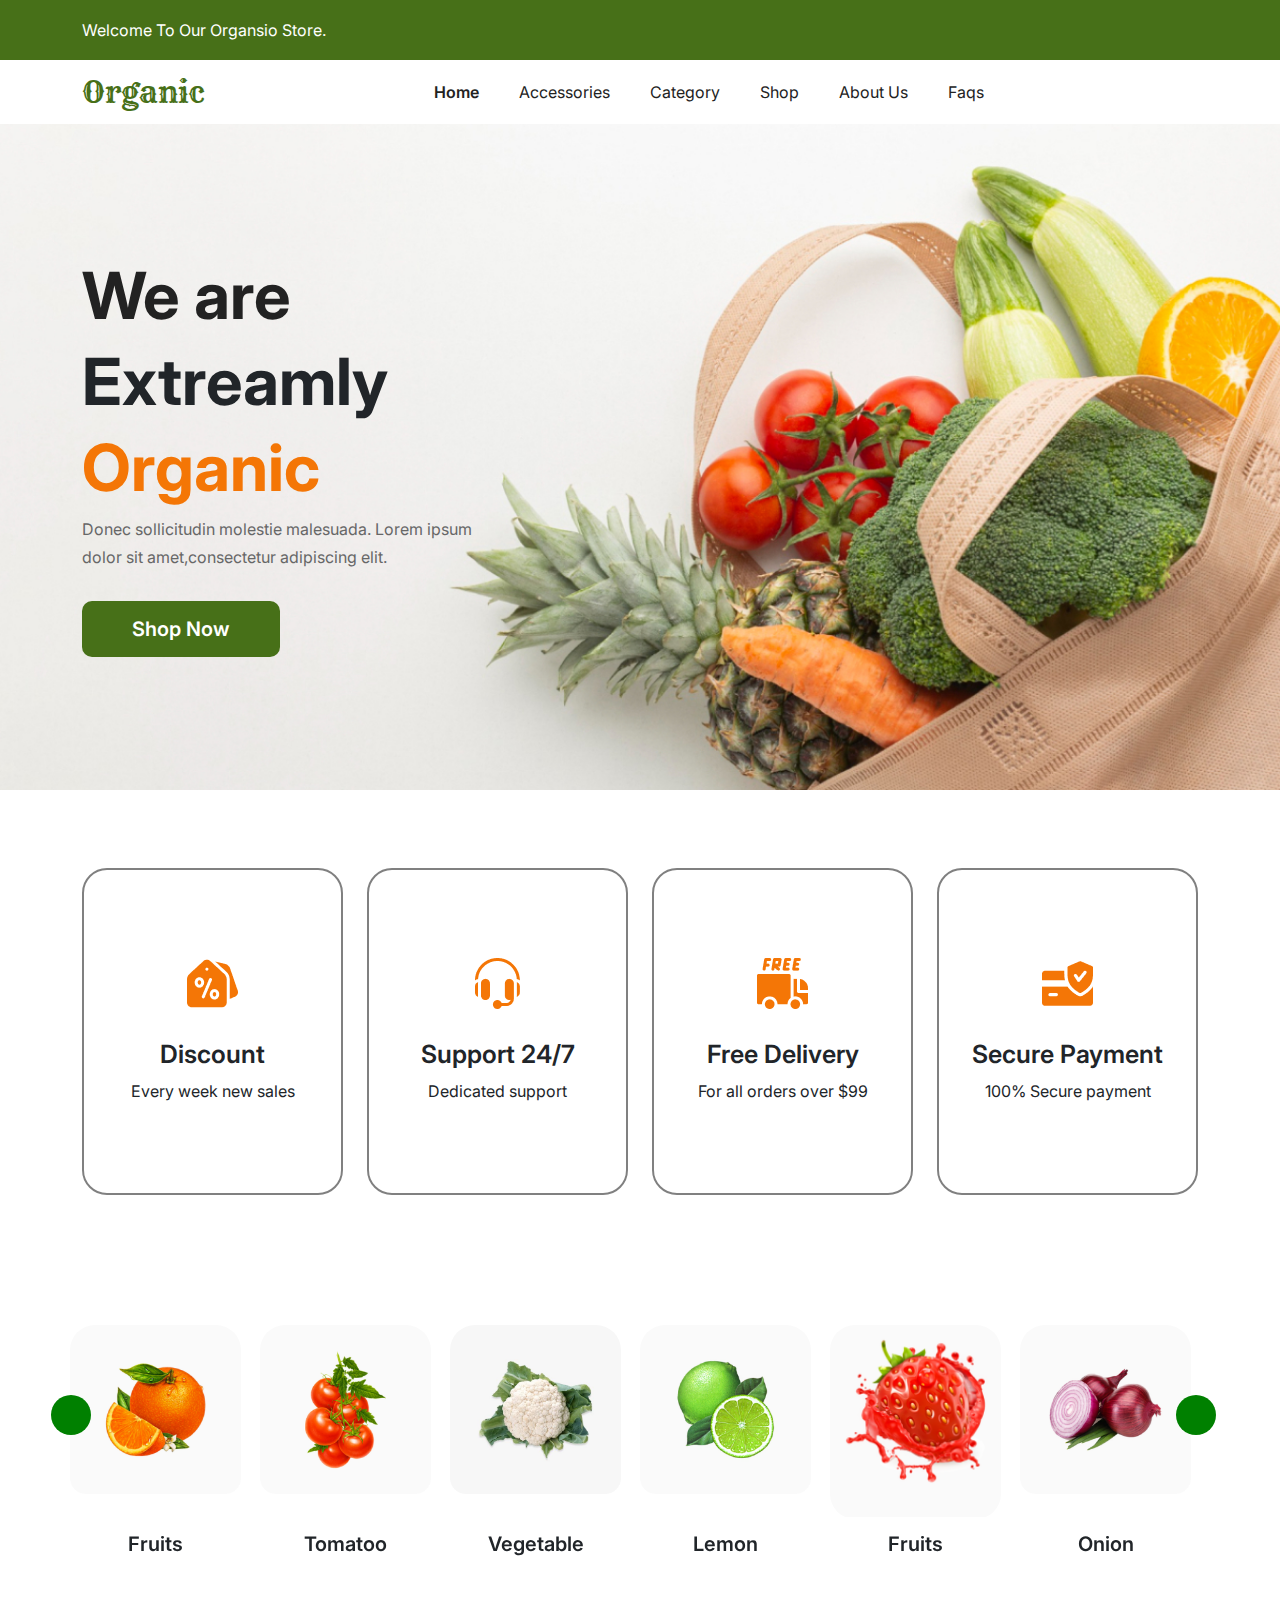
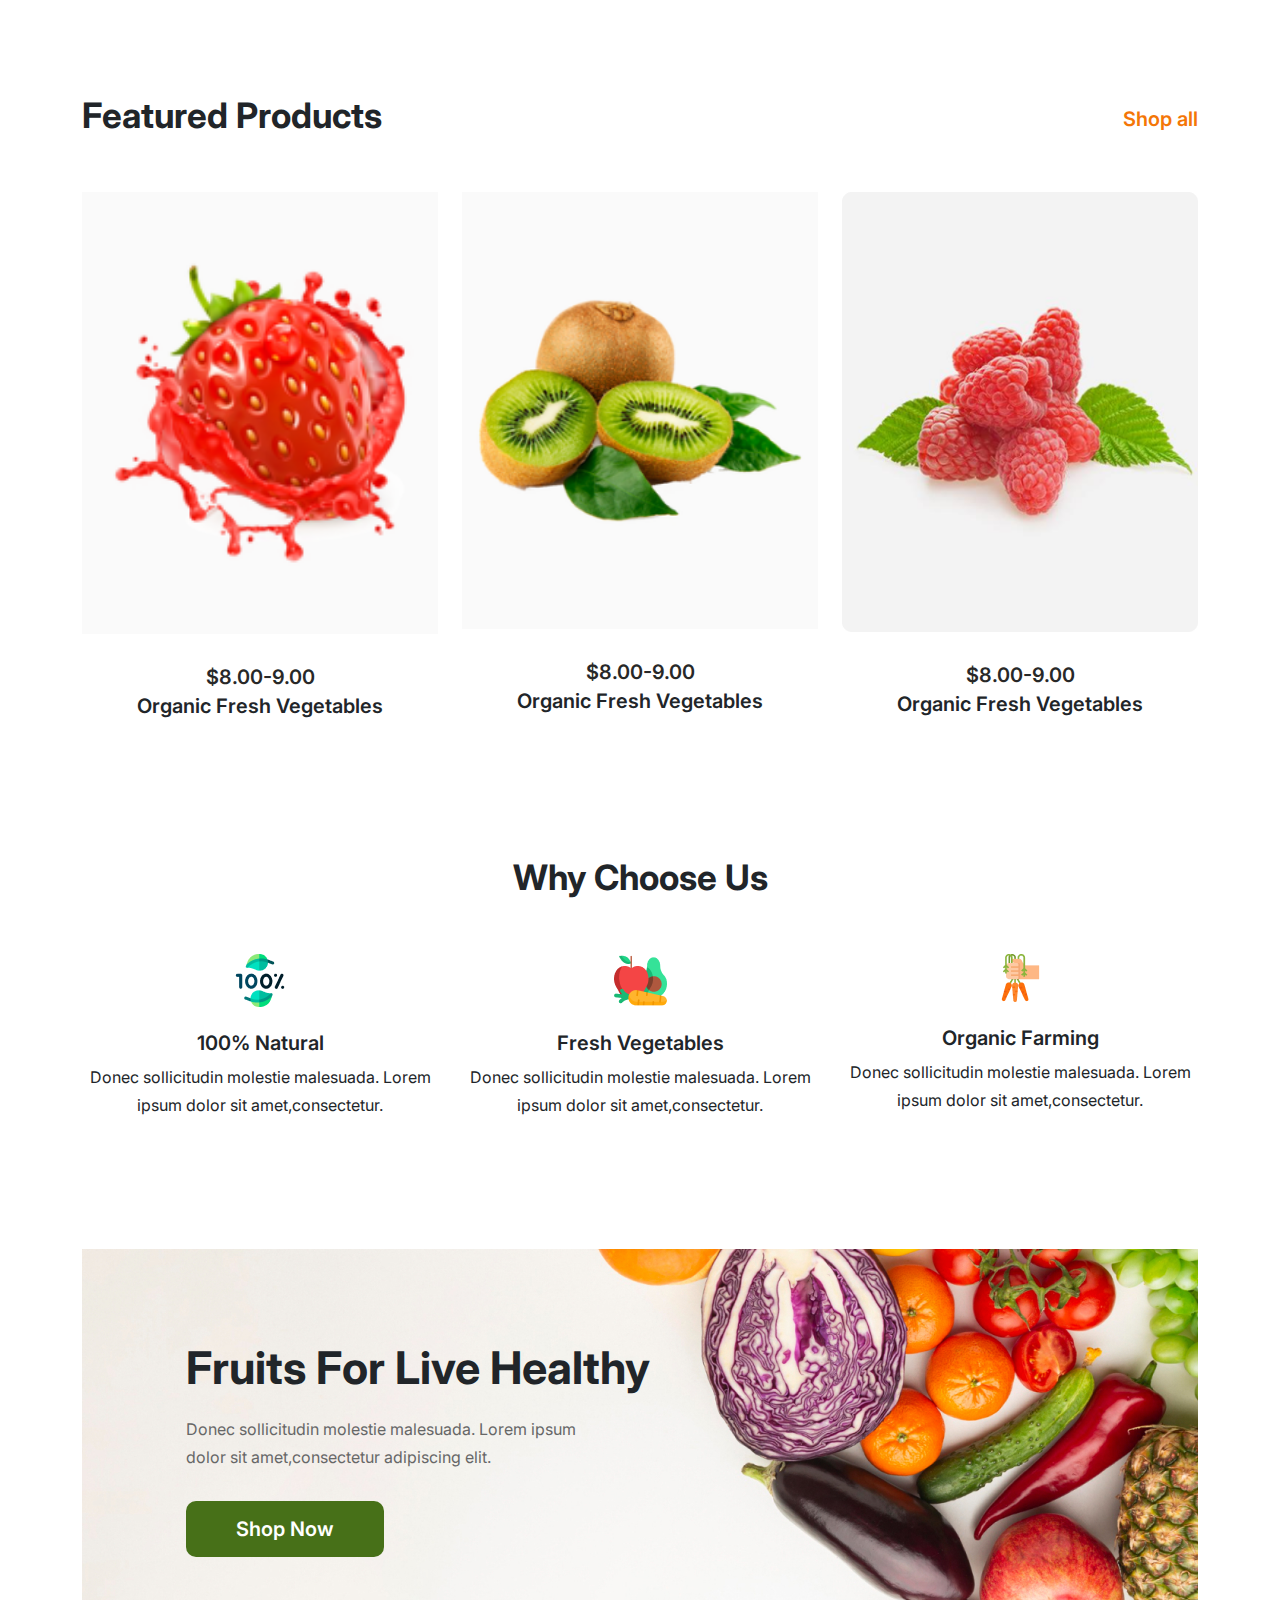
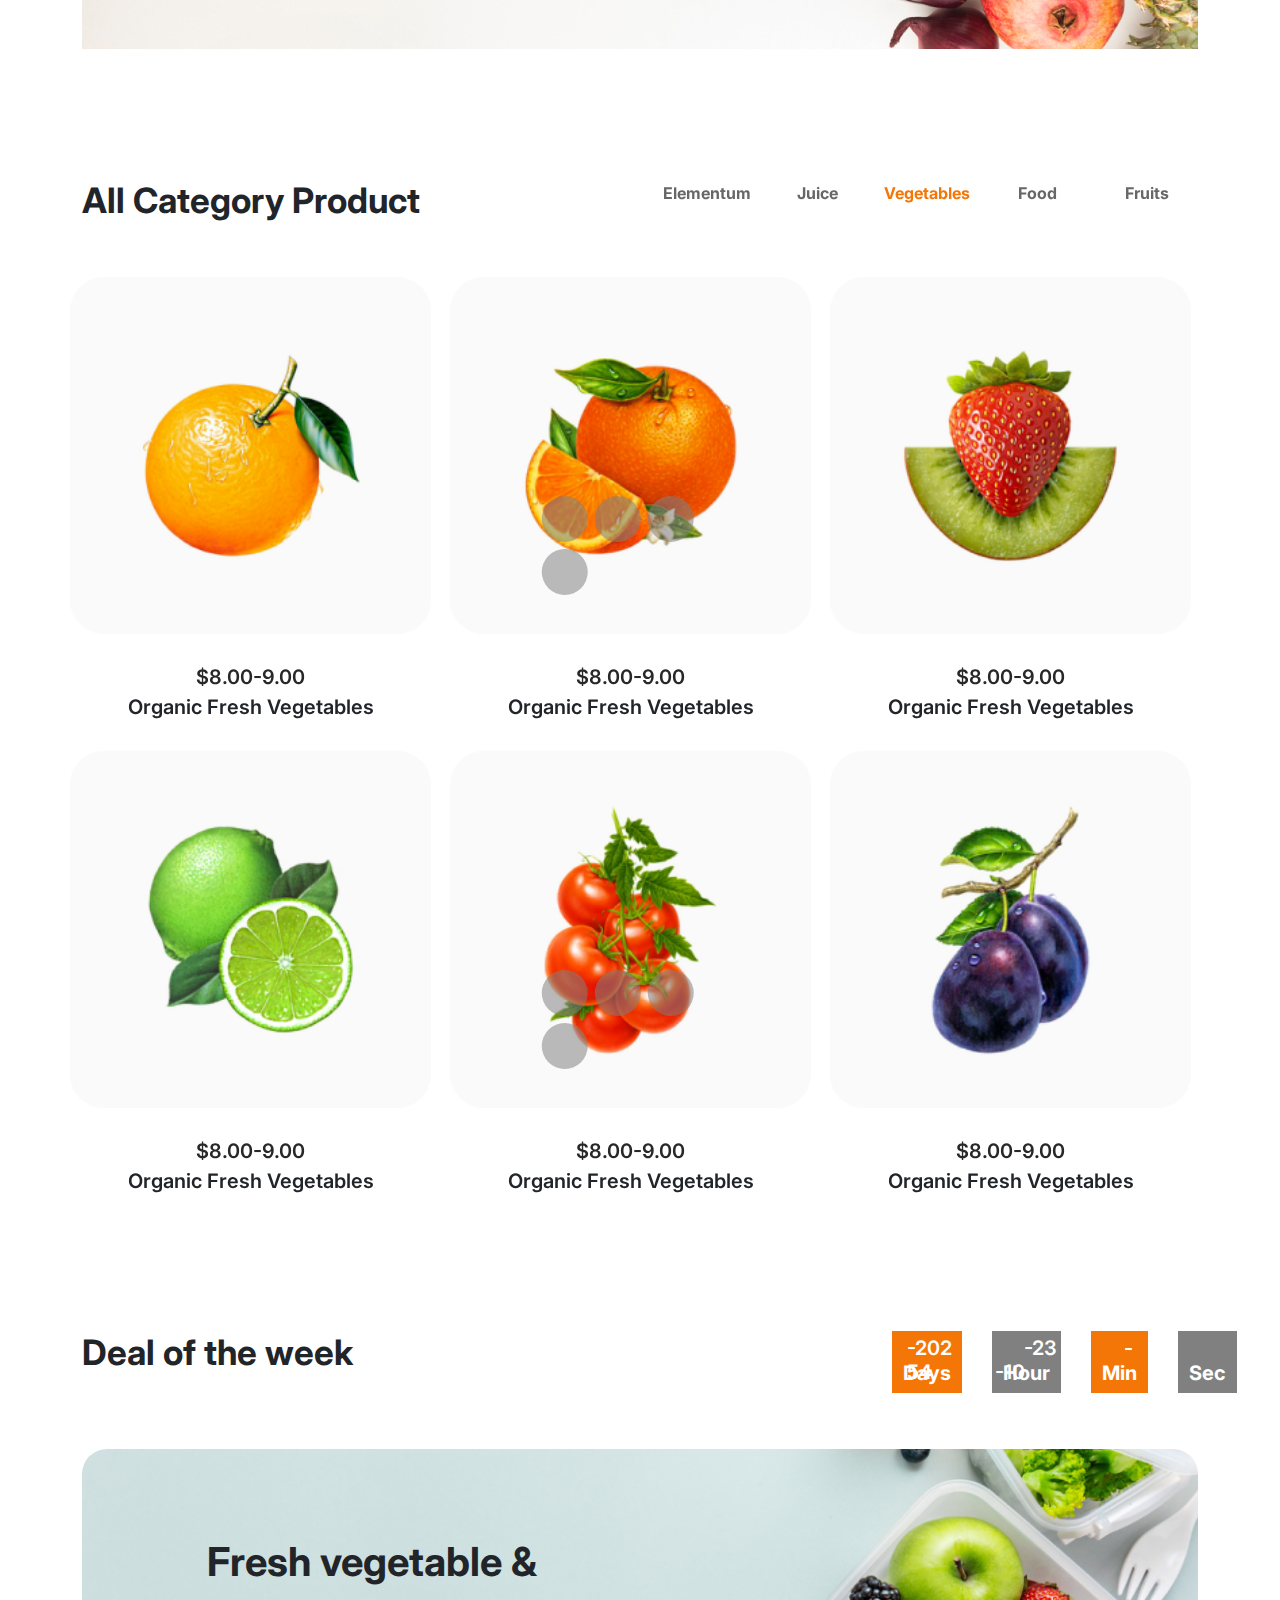
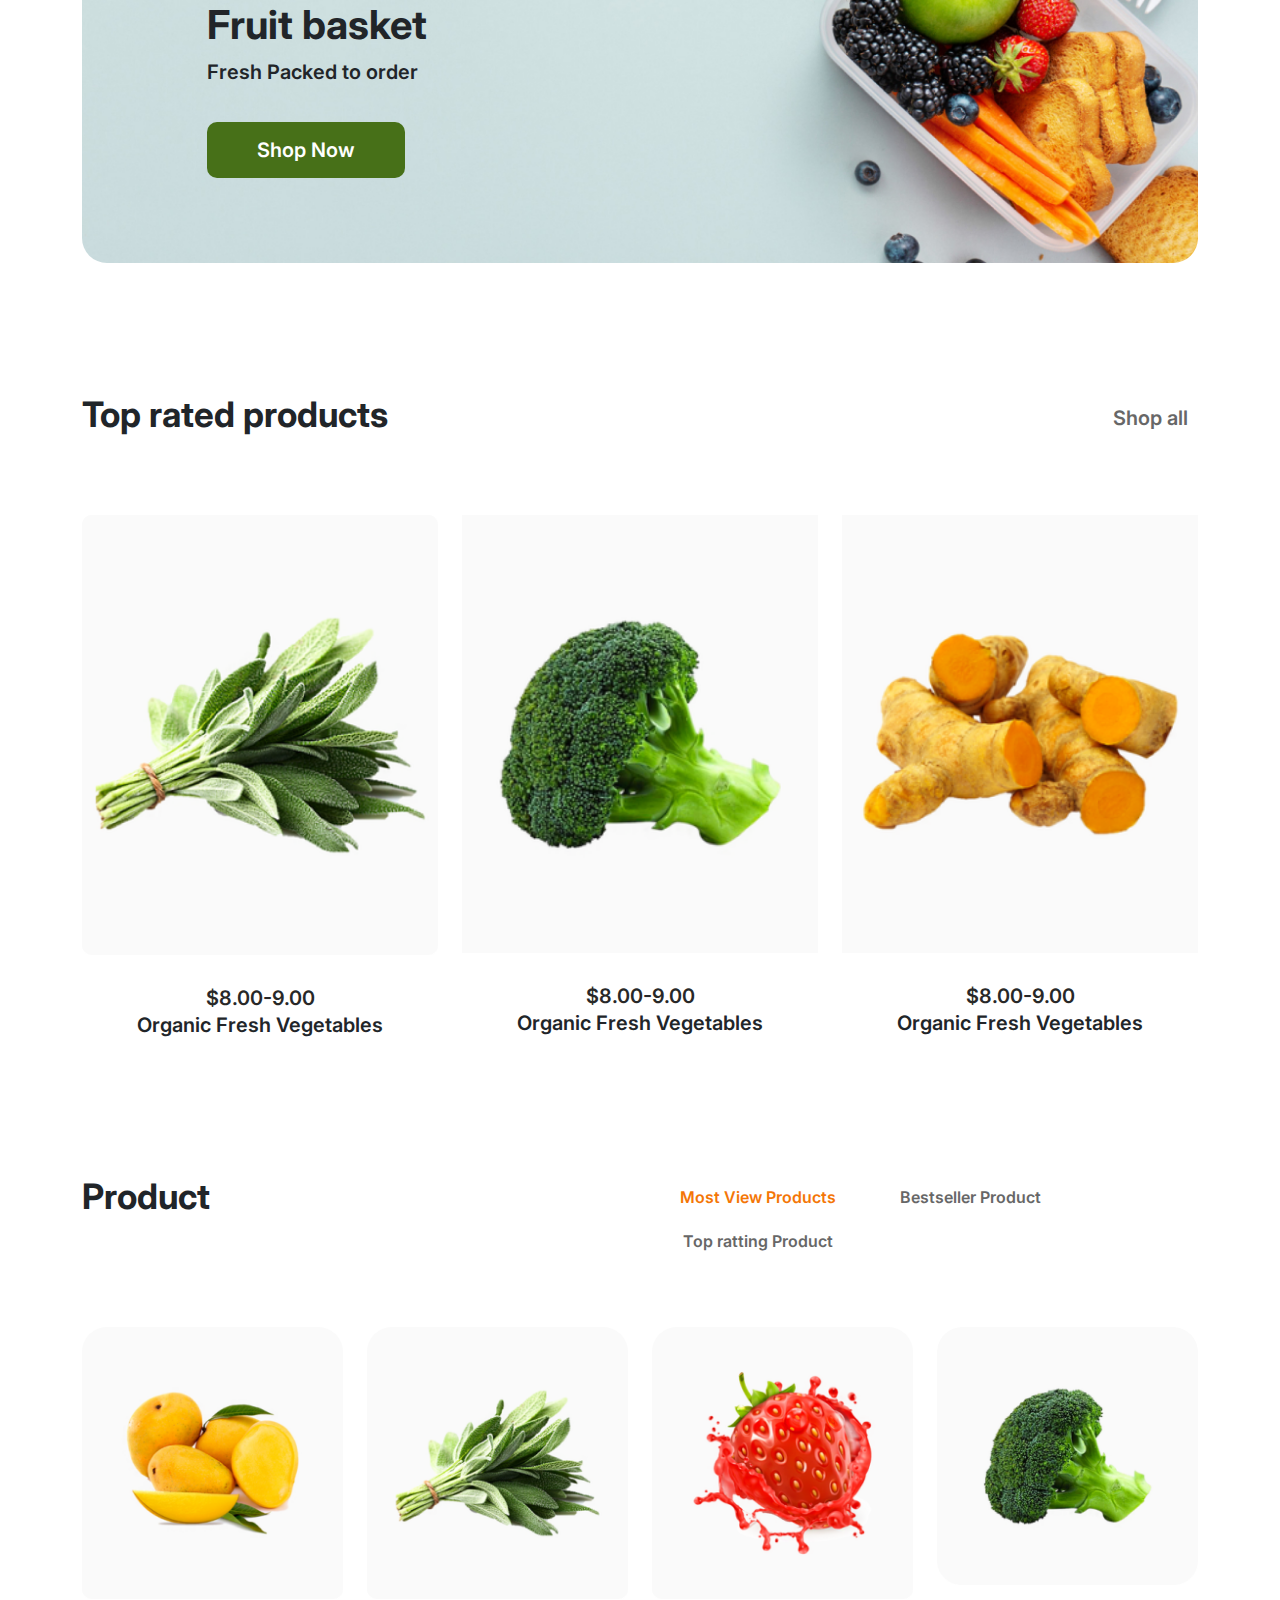
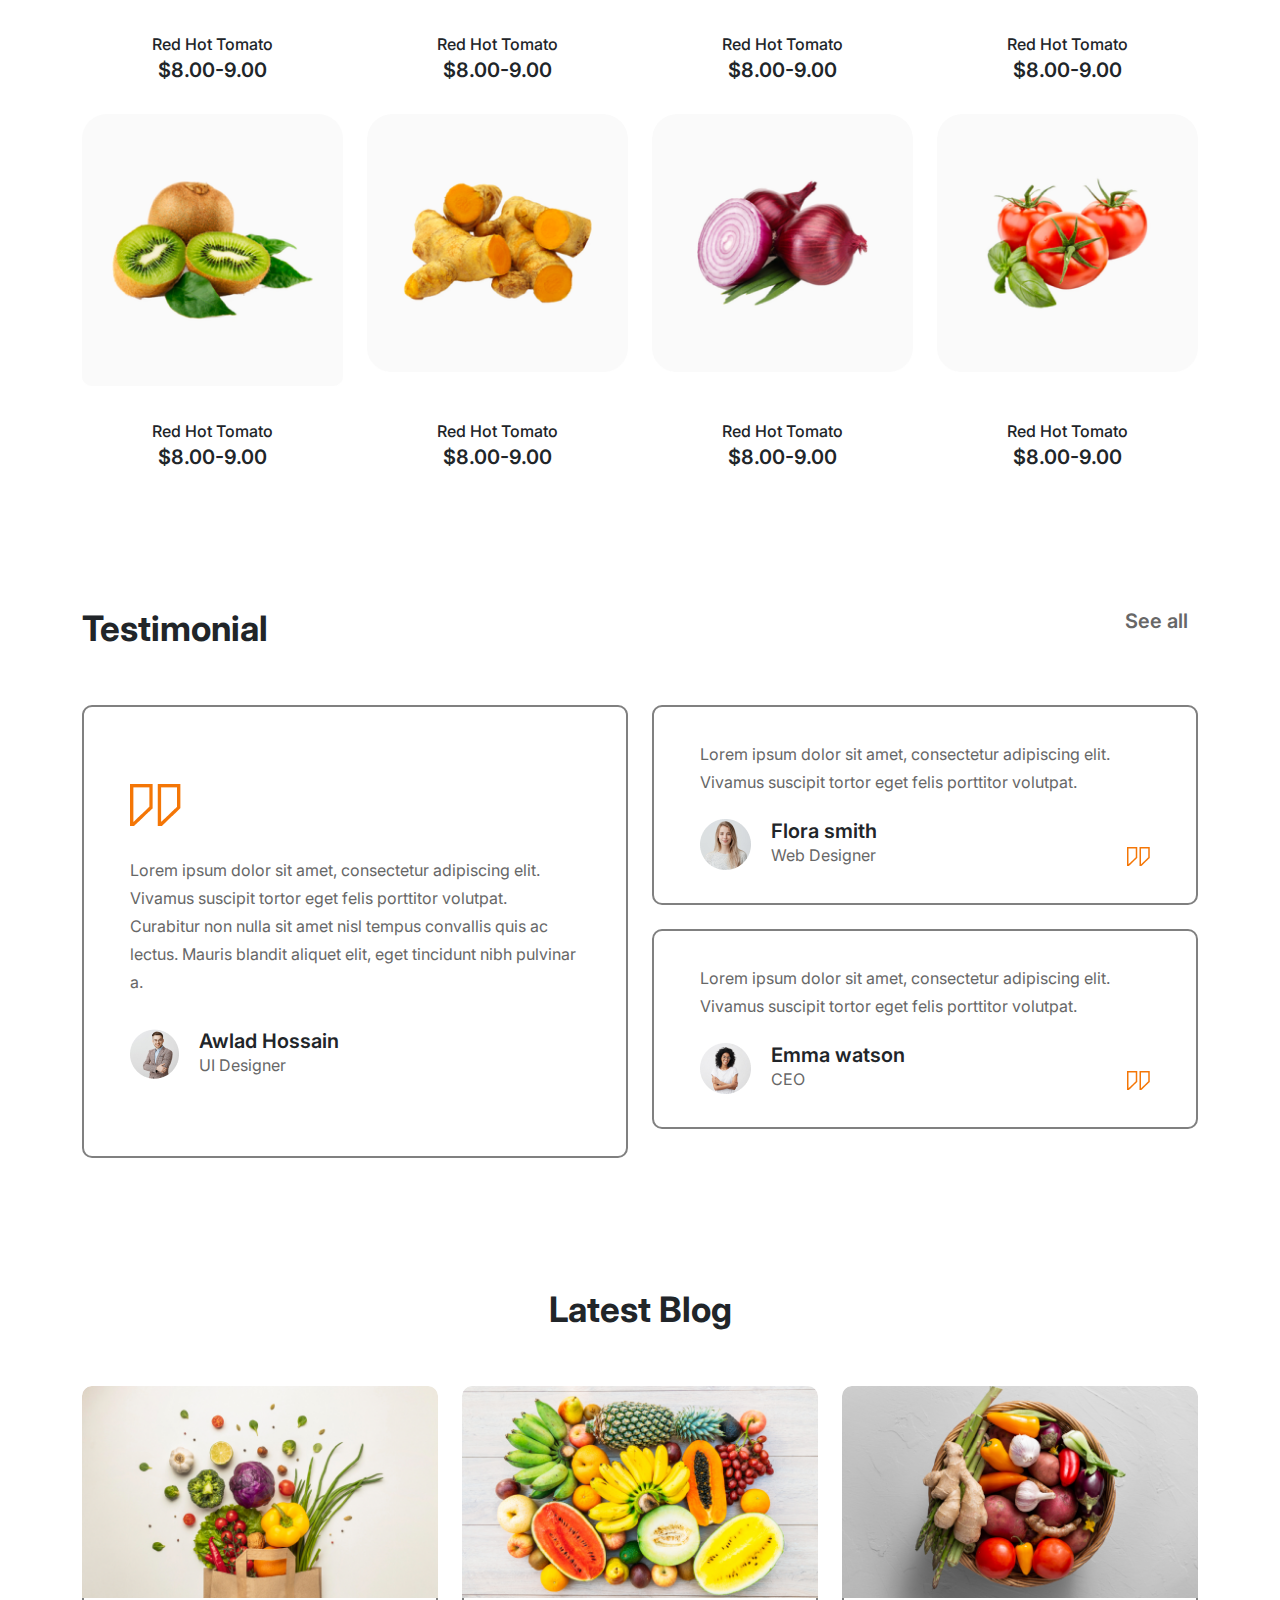
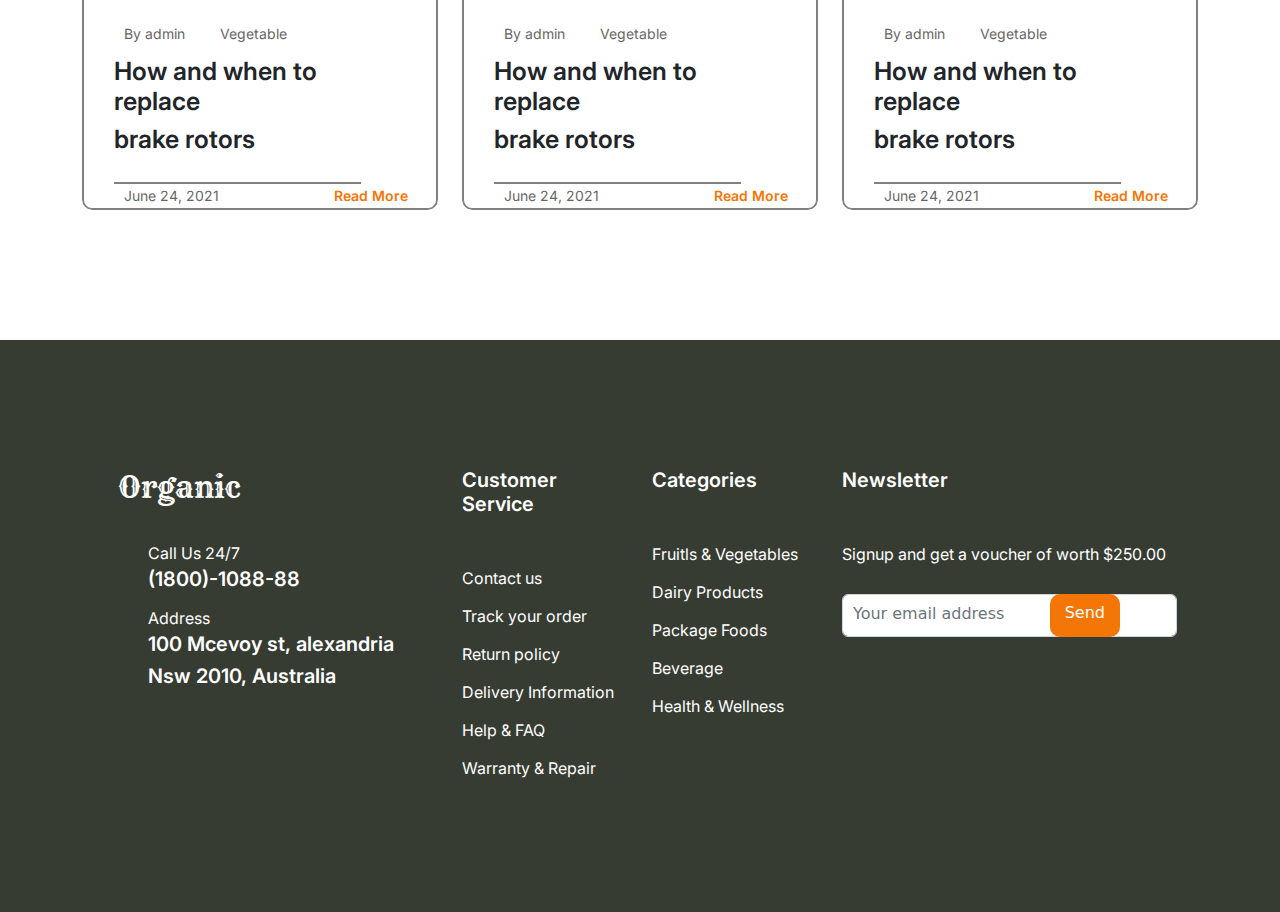
<file: categ.html>
<!DOCTYPE html>
<html lang="en">
<head>
    <meta charset="UTF-8">
    <meta http-equiv="X-UA-Compatible" content="IE=edge">
    <meta name="viewport" content="width=device-width, initial-scale=1.0">
    <title>Organic</title>
    <link rel="stylesheet" href="css/bootstrap.min.css">
    <link rel="stylesheet" href="css/slick.css">
    <link href="https://fonts.googleapis.com/css2?family=Inter:wght@300;400;500;600;700;800;900&family=Rye&display=swap" 
    rel="stylesheet">
    <link rel="stylesheet" href="https://cdnjs.cloudflare.com/ajax/libs/font-awesome/6.3.0/css/all.min.css" 
    integrity="sha512-SzlrxWUlpfuzQ+pcUCosxcglQRNAq/DZjVsC0lE40xsADsfeQoEypE+enwcOiGjk/bSuGGKHEyjSoQ1zVisanQ==" 
    crossorigin="anonymous" referrerpolicy="no-referrer" />
    <link rel="stylesheet" href="sass/style.css">
    <link rel="stylesheet" href="css/responsive.css">
</head>
<body>
  
  <!-- header part start -->
  <header>
    <div class="container">
      <p>Welcome To Our Organsio Store.</p>
    </div>
  </header>
  <!-- header part end -->

  <!-- nav part start -->
    <nav class="navbar navbar-expand-lg bg-body-tertiary menu_bg">
      <div class="container">
        <a class="navbar-brand" href="#">Organic</a>
        <button class="navbar-toggler" type="button" data-bs-toggle="collapse" data-bs-target="#navbarSupportedContent" 
        aria-controls="navbarSupportedContent" aria-expanded="false" aria-label="Toggle navigation">
          <span class="navbar-toggler-icon"></span>
        </button>
        <div class="collapse navbar-collapse" id="navbarSupportedContent">
          <ul class="navbar-nav mx-auto mb-2 mb-lg-0">
            <li class="nav-item">
              <a class="nav-link active" aria-current="page" href="index.html" style="font-weight: 600;">Home</a>
            </li>
            <li class="nav-item">
              <a class="nav-link" href="access.html">Accessories</a>
            </li>
            <li class="nav-item">
              <a class="nav-link" href="categ.html">Category</a>
            </li>
            <li class="nav-item">
              <a class="nav-link" href="shop.html">Shop</a>
            </li>
            <li class="nav-item">
              <a class="nav-link" href="about.html">About Us</a>
            </li>
            <li class="nav-item">
              <a class="nav-link" href="frequent.html">Faqs</a>
            </li>
          </ul>
          <div class="user d-none d-xxl-block" data-bs-toggle="modal" data-bs-target="#exampleModal">
            <!-- Button trigger modal -->
            <!-- <button type="button" class="btn btn-primary">
              Launch demo modal
            </button> -->
            <!-- Modal -->
            <i class="fa-regular fa-user"></i>
            <div class="note">
              <p>3</p>
            </div>
          </div> 
          <div class="close d-none d-xxl-block">
            <input type="text" class="input_one">
            <i class="fa-solid fa-magnifying-glass search"></i>
          </div>                     
        </div>
      </div>
      <div class="modal fade" id="exampleModal" tabindex="-1" aria-labelledby="exampleModalLabel" aria-hidden="true">
        <div class="modal-dialog">
          <div class="modal-content">
            <div class="modal-header">
              <h1 class="modal-title fs-5" id="exampleModalLabel">List Of Chosen Products</h1>
              <button type="button" class="btn-close" data-bs-dismiss="modal" aria-label="Close"></button>
            </div>
            <div class="modal-body">
              <p><img src="images/category-menu2.png" alt=""> <span style="margin-bottom: 20px;">Malta has been selected</span></p>                
              <p><img src="images/category-menu3.png" alt=""> <span style="margin-bottom: 20px;">Tomato has been selected</span></p>                
              <p><img src="images/category-menu6.png" alt=""> <span style="margin-bottom: 20px;">Lemon has been selected</span></p>
            </div>
            <div class="modal-footer">
              <button type="button" class="btn btn-secondary" data-bs-dismiss="modal">Close</button>
              <button type="button" class="btn btn-primary">Save changes</button>
            </div>
          </div>
        </div>
      </div>
    </nav>
  <!-- nav part end -->

  <!-- banner3 part start -->
    <section id="banThree">
      <div class="container">
        <div class="row">
          <div class="col-lg-12">
            <h1 style="color: #222;">We are </h1>
            <h2>Extreamly</h2>
            <h3>Organic</h3>
            <p>Donec sollicitudin molestie malesuada. Lorem ipsum dolor sit amet,consectetur adipiscing elit.</p>
            <a href="#" class="a_btn">Shop Now</a>
          </div>
        </div>
      </div>     
    </section>
  <!-- banner3 part end -->

  <!-- feature part start -->
    <section id="feature">
      <div class="container">
        <div class="row">
          <div class="col-lg-3 pt-5 text-center">
            <div class="feat_item" style="border: 2px solid gray;border-radius: 25px">
              <div class="feat_image" style="padding-top: 88px;">
                <img src="images/coupon1.png" alt="coupon1">
              </div>
              <div class="feat_text">
                <h3>Discount</h3>
                <p style="padding-bottom: 88px;">Every week new sales</p>
              </div>
            </div>
          </div>
          <div class="col-lg-3 pt-5 text-center">
            <div class="feat_item" style="border: 2px solid gray;border-radius: 25px">
              <div class="feat_image" style="padding-top: 88px;">
                <img src="images/coupon2.png" alt="coupon2">
              </div>
              <div class="feat_text">
                <h3>Support 24/7</h3>
                <p style="padding-bottom: 88px;">Dedicated support</p>
              </div>
            </div>
          </div>
          <div class="col-lg-3 pt-5 text-center">
            <div class="feat_item" style="border: 2px solid gray;border-radius: 25px">
              <div class="feat_image" style="padding-top: 88px;">
                <img src="images/coupon3.png" alt="coupon3">
              </div>
              <div class="feat_text">
                <h3>Free Delivery</h3>
                <p style="padding-bottom: 88px;">For all orders over $99</p>
              </div>
            </div>
          </div>
          <div class="col-lg-3 pt-5 text-center">
            <div class="feat_item" style="border: 2px solid gray;border-radius: 25px">
              <div class="feat_image" style="padding-top: 88px;">
                <img src="images/coupon4.png" alt="coupon4">
              </div>
              <div class="feat_text">
                <h3>Secure Payment</h3>
                <p style="padding-bottom: 88px;">100% Secure payment</p>
              </div>
            </div>
          </div>
        </div>
      </div>
    </section>
  <!-- feature part end -->

  <!-- sliderA part start -->
  <section id="sliderA">
    <i class="fa-solid fa-arrow-left prev2"></i>
    <i class="fa-solid fa-arrow-right next2"></i>
    <div class="container">
      <div class="row sliderA_main">
        <div class="col-lg-2">
          <div class="sliderA_item">
            <div class="sliderA_image">
              <img src="images/malta.png" class="w-100" alt="malta">
            </div>
            <div class="sliderA_text text-center">
              <h4>Fruits</h4>
            </div>
          </div>
        </div>
        <div class="col-lg-2">
          <div class="sliderA_item">
            <div class="sliderA_image">
              <img src="images/small_tomato.png" class="w-100" alt="small_tomato">
            </div>
            <div class="sliderA_text text-center">
              <h4>Tomatoo</h4>
            </div>
          </div>
        </div>
        <div class="col-lg-2">
          <div class="sliderA_item">
            <div class="sliderA_image">
              <img src="images/cauliflower.png" class="w-100" alt="cauliflower">
            </div>
            <div class="sliderA_text text-center">
              <h4>Vegetable</h4>
            </div>
          </div>
        </div>
        <div class="col-lg-2">
          <div class="sliderA_item">
            <div class="sliderA_image">
              <img src="images/lemon.png" class="w-100" alt="lemon">
            </div>
            <div class="sliderA_text text-center">
              <h4>Lemon</h4>
            </div>
          </div>
        </div>
        <div class="col-lg-2">
          <div class="sliderA_item">
            <div class="sliderA_image">
              <img src="images/dragon_fruit.png" class="w-100" style="margin-top: -20px;" alt="dragon_fruit">
            </div>
            <div class="sliderA_text text-center">
              <h4>Fruits</h4>
            </div>
          </div>
        </div>
        <div class="col-lg-2">
          <div class="sliderA_item">
            <div class="sliderA_image">
              <img src="images/onion.png" class="w-100" alt="onion">
            </div>
            <div class="sliderA_text text-center">
              <h4>Onion</h4>
            </div>
          </div>
        </div>
        <div class="col-lg-2">
          <div class="sliderA_item">
            <div class="sliderA_image">
              <img src="images/malta.png" class="w-100" alt="malta">
            </div>
            <div class="sliderA_text text-center">
              <h4>Fruits</h4>
            </div>
          </div>
        </div>
        <div class="col-lg-2">
          <div class="sliderA_item">
            <div class="sliderA_image">
              <img src="images/small_tomato.png" class="w-100" alt="small_tomato">
            </div>
            <div class="sliderA_text text-center">
              <h4>Tomatoo</h4>
            </div>
          </div>
        </div>
        <div class="col-lg-2">
          <div class="sliderA_item">
            <div class="sliderA_image">
              <img src="images/cauliflower.png" class="w-100" alt="cauliflower">
            </div>
            <div class="sliderA_text text-center">
              <h4>Vegetable</h4>
            </div>
          </div>
        </div>
        <div class="col-lg-2">
          <div class="sliderA_item">
            <div class="sliderA_image">
              <img src="images/lemon.png" class="w-100" alt="lemon">
            </div>
            <div class="sliderA_text text-center">
              <h4>Lemon</h4>
            </div>
          </div>
        </div>
        <div class="col-lg-2">
          <div class="sliderA_item">
            <div class="sliderA_image">
              <img src="images/dragon_fruit.png" class="w-100" style="margin-top: -20px;" alt="dragon_fruit">
            </div>
            <div class="sliderA_text text-center">
              <h4>Fruits</h4>
            </div>
          </div>
        </div>
        <div class="col-lg-2">
          <div class="sliderA_item">
            <div class="sliderA_image">
              <img src="images/onion.png" class="w-100" alt="onion">
            </div>
            <div class="sliderA_text text-center">
              <h4>Onion</h4>
            </div>
          </div>
        </div>
      </div>
    </div>
  </section>
  <!-- sliderA part end -->

  <!-- featPro part start -->
  <section id="featPro">
    <div class="container">
      <div class="row">
        <div class="col-lg-12">
          <div class="featPro_head">
            <div class="featPro_left">
              <h2>Featured Products</h2>
            </div>
            <div class="featPro_right">
              <a href="#">Shop all</a>
              <i class="fa-solid fa-arrow-right"></i>
            </div>
          </div>
        </div>
      </div>
      <div class="row justify-content-center">
        <div class="col-lg-4 col-sm-6 col-md-6 pt-5">
          <div class="featPro_image">
            <img src="images/dragon_fruit.png" class="w-100" alt="dragon_fruit">
            <div class="featPro_icon">
              <i class="fa-regular fa-heart"></i>
              <i class="fa-solid fa-magnifying-glass"></i>
              <i class="fa-solid fa-arrow-right-arrow-left"></i>
              <i class="fa-solid fa-lock"></i>
            </div>
          </div>
          <div class="trending_text text-center">            
            <div class="trending_icon">
              <i class="fa-solid fa-star"></i>
              <i class="fa-solid fa-star"></i>
              <i class="fa-solid fa-star"></i>
              <i class="fa-solid fa-star"></i>
              <i class="fa-solid fa-star"></i>
            </div>
            <h5>$8.00-9.00</h5>
            <h4>Organic Fresh Vegetables</h4>
          </div>
        </div>
        <div class="col-lg-4 col-sm-6 col-md-6 pt-5">
          <div class="featPro_image">
            <img src="images/green_nashpati.png" class="w-100" alt="green_nashpati">
            <div class="featPro_icon">
              <i class="fa-regular fa-heart"></i>
              <i class="fa-solid fa-magnifying-glass"></i>
              <i class="fa-solid fa-arrow-right-arrow-left"></i>
              <i class="fa-solid fa-lock"></i>
            </div>
          </div>
          <div class="trending_text text-center">            
            <div class="trending_icon">
              <i class="fa-solid fa-star"></i>
              <i class="fa-solid fa-star"></i>
              <i class="fa-solid fa-star"></i>
              <i class="fa-solid fa-star"></i>
              <i class="fa-solid fa-star"></i>
            </div>
            <h5>$8.00-9.00</h5>
            <h4>Organic Fresh Vegetables</h4>
          </div>
        </div>
        <div class="col-lg-4 col-sm-6 col-md-6 pt-5">
          <div class="featPro_image">
            <img src="images/custard_big.png" class="w-100" alt="custard_big">
            <div class="featPro_icon">
              <i class="fa-regular fa-heart"></i>
              <i class="fa-solid fa-magnifying-glass"></i>
              <i class="fa-solid fa-arrow-right-arrow-left"></i>
              <i class="fa-solid fa-lock"></i>
            </div>
          </div>
          <div class="trending_text text-center">            
            <div class="trending_icon">
              <i class="fa-solid fa-star"></i>
              <i class="fa-solid fa-star"></i>
              <i class="fa-solid fa-star"></i>
              <i class="fa-solid fa-star"></i>
              <i class="fa-solid fa-star"></i>
            </div>
            <h5>$8.00-9.00</h5>
            <h4>Organic Fresh Vegetables</h4>
          </div>
        </div>
      </div>
    </div>
  </section>
  <!-- featPro part end -->

  <!-- choose part start -->
  <section id="choose">
    <div class="container">
      <div class="row">
        <div class="col-lg-12 text-center">
          <h2>Why Choose Us</h2>
        </div>        
      </div>
      <div class="row justify-content-center">
        <div class="col-lg-4 col-sm-6 col-md-6 text-center pt-5">
          <div class="choose_image">
            <img src="images/choose1.png" alt="choose1">
          </div>
          <div class="choose_text pt-4">
            <h4>100% Natural</h4>
            <p>Donec sollicitudin molestie malesuada. Lorem ipsum dolor sit amet,consectetur.</p>
          </div>
        </div>
        <div class="col-lg-4 col-sm-6 col-md-6 text-center pt-5">
          <div class="choose_image">
            <img src="images/choose2.png" alt="choose2">
          </div>
          <div class="choose_text pt-4">
            <h4>Fresh Vegetables</h4>
            <p>Donec sollicitudin molestie malesuada. Lorem ipsum dolor sit amet,consectetur.</p>
          </div>
        </div>
        <div class="col-lg-4 col-sm-6 col-md-6 text-center pt-5">
          <div class="choose_image">
            <img src="images/choose3.png" alt="choose3">
          </div>
          <div class="choose_text pt-4">
            <h4>Organic Farming</h4>
            <p>Donec sollicitudin molestie malesuada. Lorem ipsum dolor sit amet,consectetur.</p>
          </div>
        </div>
      </div>
    </div>
  </section>
  <!-- choose part end -->

  <!-- live_healthy part start -->
  <section id="live_healthy">
    <div class="container">
      <div class="row">
        <div class="col-lg-12">
          <div class="live_healthy_main">
            <h5>Fruits For Live Healthy</h5>
            <p>Donec sollicitudin molestie malesuada. Lorem ipsum dolor sit amet,consectetur adipiscing elit.</p>
            <a href="#" class="a_btn">Shop Now</a>
          </div>
        </div>
      </div>
    </div>
  </section>
  <!-- live_healthy part end -->

  <!-- allCate part start -->
  <section id="allCate">
    <i class="fa-solid fa-arrow-left prev3 d-none d-xxl-block"></i>
    <i class="fa-solid fa-arrow-right next3 d-none d-xxl-block"></i>
    <div class="container">
      <div class="row">
        <div class="col-lg-4">
          <h2>All Category Product</h2>
        </div>
        <div class="col-lg-2"></div>
        <div class="col-lg-6">
          <div class="allCate_main1">
            <div class="allCate_item1"><p>Vegetables</p></div>
            <div class="allCate_item1"><p>Food</p></div>
            <div class="allCate_item1"><p>Fruits</p></div>
            <div class="allCate_item1"><p>Organic</p></div>
            <div class="allCate_item1"><p>Elementum</p></div>
            <div class="allCate_item1"><p>Juice</p></div>
          </div>
        </div>
      </div>
      <div class="row pt-4 allCate_main2">
        <div class="col-lg-4">
          <div class="allCate_item2 pt-4">
            <div class="featPro_image">
              <img src="images/malta.png" class="w-100" alt="malta">
              <div class="featPro_icon">
                <i class="fa-regular fa-heart"></i>
                <i class="fa-solid fa-magnifying-glass"></i>
                <i class="fa-solid fa-arrow-right-arrow-left"></i>
                <i class="fa-solid fa-lock"></i>
              </div>
            </div>
            <div class="trending_text text-center">            
              <div class="trending_icon">
                <i class="fa-solid fa-star"></i>
                <i class="fa-solid fa-star"></i>
                <i class="fa-solid fa-star"></i>
                <i class="fa-solid fa-star"></i>
                <i class="fa-solid fa-star"></i>
              </div>
              <h5>$8.00-9.00</h5>
              <h4>Organic Fresh Vegetables</h4>
            </div>
          </div>
          <div class="allCate_item2 pt-4">
            <div class="featPro_image">
              <img src="images/small_tomato.png" class="w-100" alt="small_tomato">
              <div class="featPro_icon">
                <i class="fa-regular fa-heart"></i>
                <i class="fa-solid fa-magnifying-glass"></i>
                <i class="fa-solid fa-arrow-right-arrow-left"></i>
                <i class="fa-solid fa-lock"></i>
              </div>
            </div>
            <div class="trending_text text-center">            
              <div class="trending_icon">
                <i class="fa-solid fa-star"></i>
                <i class="fa-solid fa-star"></i>
                <i class="fa-solid fa-star"></i>
                <i class="fa-solid fa-star"></i>
                <i class="fa-solid fa-star"></i>
              </div>
              <h5>$8.00-9.00</h5>
              <h4>Organic Fresh Vegetables</h4>
            </div>
          </div>          
        </div>
        <div class="col-lg-4">
          <div class="allCate_item2 pt-4">
            <div class="featPro_image">
              <img src="images/strawberry.png" class="w-100" alt="strawberry">
              <div class="featPro_icon">
                <i class="fa-regular fa-heart"></i>
                <i class="fa-solid fa-magnifying-glass"></i>
                <i class="fa-solid fa-arrow-right-arrow-left"></i>
                <i class="fa-solid fa-lock"></i>
              </div>
            </div>
            <div class="trending_text text-center">            
              <div class="trending_icon">
                <i class="fa-solid fa-star"></i>
                <i class="fa-solid fa-star"></i>
                <i class="fa-solid fa-star"></i>
                <i class="fa-solid fa-star"></i>
                <i class="fa-solid fa-star"></i>
              </div>
              <h5>$8.00-9.00</h5>
              <h4>Organic Fresh Vegetables</h4>
            </div>
          </div>
          <div class="allCate_item2 pt-4">
            <div class="featPro_image">
              <img src="images/brinjal.png" class="w-100" alt="brinjal">
              <div class="featPro_icon">
                <i class="fa-regular fa-heart"></i>
                <i class="fa-solid fa-magnifying-glass"></i>
                <i class="fa-solid fa-arrow-right-arrow-left"></i>
                <i class="fa-solid fa-lock"></i>
              </div>
            </div>
            <div class="trending_text text-center">            
              <div class="trending_icon">
                <i class="fa-solid fa-star"></i>
                <i class="fa-solid fa-star"></i>
                <i class="fa-solid fa-star"></i>
                <i class="fa-solid fa-star"></i>
                <i class="fa-solid fa-star"></i>
              </div>
              <h5>$8.00-9.00</h5>
              <h4>Organic Fresh Vegetables</h4>
            </div>
          </div>
        </div>
        <div class="col-lg-4">
          <div class="allCate_item2 pt-4">
            <div class="featPro_image">
              <img src="images/orange.png" class="w-100" alt="orange">
              <div class="featPro_icon">
                <i class="fa-regular fa-heart"></i>
                <i class="fa-solid fa-magnifying-glass"></i>
                <i class="fa-solid fa-arrow-right-arrow-left"></i>
                <i class="fa-solid fa-lock"></i>
              </div>
            </div>
            <div class="trending_text text-center">            
              <div class="trending_icon">
                <i class="fa-solid fa-star"></i>
                <i class="fa-solid fa-star"></i>
                <i class="fa-solid fa-star"></i>
                <i class="fa-solid fa-star"></i>
                <i class="fa-solid fa-star"></i>
              </div>
              <h5>$8.00-9.00</h5>
              <h4>Organic Fresh Vegetables</h4>
            </div>
          </div>
          <div class="allCate_item2 pt-4">
            <div class="featPro_image">
              <img src="images/lemon.png" class="w-100" alt="lemon">
              <div class="featPro_icon">
                <i class="fa-regular fa-heart"></i>
                <i class="fa-solid fa-magnifying-glass"></i>
                <i class="fa-solid fa-arrow-right-arrow-left"></i>
                <i class="fa-solid fa-lock"></i>
              </div>
            </div>
            <div class="trending_text text-center">            
              <div class="trending_icon">
                <i class="fa-solid fa-star"></i>
                <i class="fa-solid fa-star"></i>
                <i class="fa-solid fa-star"></i>
                <i class="fa-solid fa-star"></i>
                <i class="fa-solid fa-star"></i>
              </div>
              <h5>$8.00-9.00</h5>
              <h4>Organic Fresh Vegetables</h4>
            </div>
          </div>
        </div>
        <div class="col-lg-4">
          <div class="allCate_item2 pt-4">
            <div class="featPro_image">
              <img src="images/malta.png" class="w-100" alt="malta">
              <div class="featPro_icon">
                <i class="fa-regular fa-heart"></i>
                <i class="fa-solid fa-magnifying-glass"></i>
                <i class="fa-solid fa-arrow-right-arrow-left"></i>
                <i class="fa-solid fa-lock"></i>
              </div>
            </div>
            <div class="trending_text text-center">            
              <div class="trending_icon">
                <i class="fa-solid fa-star"></i>
                <i class="fa-solid fa-star"></i>
                <i class="fa-solid fa-star"></i>
                <i class="fa-solid fa-star"></i>
                <i class="fa-solid fa-star"></i>
              </div>
              <h5>$8.00-9.00</h5>
              <h4>Organic Fresh Vegetables</h4>
            </div>
          </div>
          <div class="allCate_item2 pt-4">
            <div class="featPro_image">
              <img src="images/small_tomato.png" class="w-100" alt="small_tomato">
              <div class="featPro_icon">
                <i class="fa-regular fa-heart"></i>
                <i class="fa-solid fa-magnifying-glass"></i>
                <i class="fa-solid fa-arrow-right-arrow-left"></i>
                <i class="fa-solid fa-lock"></i>
              </div>
            </div>
            <div class="trending_text text-center">            
              <div class="trending_icon">
                <i class="fa-solid fa-star"></i>
                <i class="fa-solid fa-star"></i>
                <i class="fa-solid fa-star"></i>
                <i class="fa-solid fa-star"></i>
                <i class="fa-solid fa-star"></i>
              </div>
              <h5>$8.00-9.00</h5>
              <h4>Organic Fresh Vegetables</h4>
            </div>
          </div>          
        </div>
        <div class="col-lg-4">
          <div class="allCate_item2 pt-4">
            <div class="featPro_image">
              <img src="images/strawberry.png" class="w-100" alt="strawberry">
              <div class="featPro_icon">
                <i class="fa-regular fa-heart"></i>
                <i class="fa-solid fa-magnifying-glass"></i>
                <i class="fa-solid fa-arrow-right-arrow-left"></i>
                <i class="fa-solid fa-lock"></i>
              </div>
            </div>
            <div class="trending_text text-center">            
              <div class="trending_icon">
                <i class="fa-solid fa-star"></i>
                <i class="fa-solid fa-star"></i>
                <i class="fa-solid fa-star"></i>
                <i class="fa-solid fa-star"></i>
                <i class="fa-solid fa-star"></i>
              </div>
              <h5>$8.00-9.00</h5>
              <h4>Organic Fresh Vegetables</h4>
            </div>
          </div>
          <div class="allCate_item2 pt-4">
            <div class="featPro_image">
              <img src="images/brinjal.png" class="w-100" alt="brinjal">
              <div class="featPro_icon">
                <i class="fa-regular fa-heart"></i>
                <i class="fa-solid fa-magnifying-glass"></i>
                <i class="fa-solid fa-arrow-right-arrow-left"></i>
                <i class="fa-solid fa-lock"></i>
              </div>
            </div>
            <div class="trending_text text-center">            
              <div class="trending_icon">
                <i class="fa-solid fa-star"></i>
                <i class="fa-solid fa-star"></i>
                <i class="fa-solid fa-star"></i>
                <i class="fa-solid fa-star"></i>
                <i class="fa-solid fa-star"></i>
              </div>
              <h5>$8.00-9.00</h5>
              <h4>Organic Fresh Vegetables</h4>
            </div>
          </div>
        </div>
        <div class="col-lg-4">
          <div class="allCate_item2 pt-4">
            <div class="featPro_image">
              <img src="images/orange.png" class="w-100" alt="orange">
              <div class="featPro_icon">
                <i class="fa-regular fa-heart"></i>
                <i class="fa-solid fa-magnifying-glass"></i>
                <i class="fa-solid fa-arrow-right-arrow-left"></i>
                <i class="fa-solid fa-lock"></i>
              </div>
            </div>
            <div class="trending_text text-center">            
              <div class="trending_icon">
                <i class="fa-solid fa-star"></i>
                <i class="fa-solid fa-star"></i>
                <i class="fa-solid fa-star"></i>
                <i class="fa-solid fa-star"></i>
                <i class="fa-solid fa-star"></i>
              </div>
              <h5>$8.00-9.00</h5>
              <h4>Organic Fresh Vegetables</h4>
            </div>
          </div>
          <div class="allCate_item2 pt-4">
            <div class="featPro_image">
              <img src="images/lemon.png" class="w-100" alt="lemon">
              <div class="featPro_icon">
                <i class="fa-regular fa-heart"></i>
                <i class="fa-solid fa-magnifying-glass"></i>
                <i class="fa-solid fa-arrow-right-arrow-left"></i>
                <i class="fa-solid fa-lock"></i>
              </div>
            </div>
            <div class="trending_text text-center">            
              <div class="trending_icon">
                <i class="fa-solid fa-star"></i>
                <i class="fa-solid fa-star"></i>
                <i class="fa-solid fa-star"></i>
                <i class="fa-solid fa-star"></i>
                <i class="fa-solid fa-star"></i>
              </div>
              <h5>$8.00-9.00</h5>
              <h4>Organic Fresh Vegetables</h4>
            </div>
          </div>
        </div>
      </div>
    </div>
  </section>
  <!-- allCate part end -->

  <!-- dealWeek part start -->
  <section id="dealWeek">
    <div class="container">
      <div class="row">
        <div class="col-lg-4">
          <h2>Deal of the week</h2>
        </div>
        <div class="col-lg-3"></div>
        <div class="col-lg-5">
          <div class="dealWeek_head">
            <div class="second_timer">
              <p class="demo3"></p>
            </div>
            <div class="flash_two_timer">              
              <div class="flash_timer_item">
                <h4 class="t_name">Days</h4>
              </div>
              <div class="flash_timer_item" style="background-color: gray;">
                <h4 class="t_name">Hour</h4>
              </div>
              <div class="flash_timer_item">
                <h4 class="t_name">Min</h4>
              </div>
              <div class="flash_timer_item" style="background-color: gray;">
                <h4 class="t_name">Sec</h4>
              </div>
            </div>
          </div>
        </div>
      </div>
      <div class="row pt-5">
        <div class="col-lg-12">
          <div class="dealWeek_main">
            <h2>Fresh vegetable &</h2>
            <h2>Fruit basket</h2>
            <h4>Fresh Packed to order</h4>
            <a href="#" class="a_btn" style="background-color: #477018;">Shop Now</a>
          </div>
        </div>
      </div>
    </div>
  </section>
  <!-- dealWeek part end -->

  <!-- trp part start -->
  <section id="trp">
    <div class="container">
      <div class="trp_head">
        <div class="trp_left">
          <h2>Top rated products</h2>
        </div>
        <div class="trp_right">
          <a href="#">Shop all</a>
          <i class="fa-solid fa-arrow-right"></i>
        </div>
      </div>
      <div class="row justify-content-center pt-5">
        <div class="col-lg-4 col-sm-6 col-md-6">
          <div class="allCate_item2 pt-4">
            <div class="featPro_image">
              <img src="images/elach.png" class="w-100" alt="elach">
              <div class="trp_overlay">
                <div class="featPro_icon">
                  <i class="fa-regular fa-heart"></i>
                  <i class="fa-solid fa-magnifying-glass"></i>
                  <i class="fa-solid fa-arrow-right-arrow-left"></i>
                  <i class="fa-solid fa-lock"></i>
                </div>
              </div>              
            </div>
            <div class="trending_text text-center">            
              <div class="trending_icon">
                <i class="fa-solid fa-star"></i>
                <i class="fa-solid fa-star"></i>
                <i class="fa-solid fa-star"></i>
                <i class="fa-solid fa-star"></i>
                <i class="fa-solid fa-star"></i>
              </div>
              <h5>$8.00-9.00</h5>
              <h4 style="margin-top: -5px;">Organic Fresh Vegetables</h4>
            </div>
          </div>
        </div>
        <div class="col-lg-4 col-sm-6 col-md-6">
          <div class="allCate_item2 pt-4">
            <div class="featPro_image">
              <img src="images/brookly2.png" class="w-100" alt="brookly2">
              <div class="trp_overlay">
                <div class="featPro_icon">
                  <i class="fa-regular fa-heart"></i>
                  <i class="fa-solid fa-magnifying-glass"></i>
                  <i class="fa-solid fa-arrow-right-arrow-left"></i>
                  <i class="fa-solid fa-lock"></i>
                </div>
              </div>              
            </div>
            <div class="trending_text text-center">            
              <div class="trending_icon">
                <i class="fa-solid fa-star"></i>
                <i class="fa-solid fa-star"></i>
                <i class="fa-solid fa-star"></i>
                <i class="fa-solid fa-star"></i>
                <i class="fa-solid fa-star"></i>
              </div>
              <h5>$8.00-9.00</h5>
              <h4 style="margin-top: -5px;">Organic Fresh Vegetables</h4>
            </div>
          </div>
        </div>
        <div class="col-lg-4 col-sm-6 col-md-6">
          <div class="allCate_item2 pt-4">
            <div class="featPro_image">
              <img src="images/ginger2.png" class="w-100" alt="ginger2">
              <div class="trp_overlay">
                <div class="featPro_icon">
                  <i class="fa-regular fa-heart"></i>
                  <i class="fa-solid fa-magnifying-glass"></i>
                  <i class="fa-solid fa-arrow-right-arrow-left"></i>
                  <i class="fa-solid fa-lock"></i>
                </div>
              </div>              
            </div>
            <div class="trending_text text-center">            
              <div class="trending_icon">
                <i class="fa-solid fa-star"></i>
                <i class="fa-solid fa-star"></i>
                <i class="fa-solid fa-star"></i>
                <i class="fa-solid fa-star"></i>
                <i class="fa-solid fa-star"></i>
              </div>
              <h5>$8.00-9.00</h5>
              <h4 style="margin-top: -5px;">Organic Fresh Vegetables</h4>
            </div>
          </div>
        </div>
      </div>
    </div>
  </section>
  <!-- trp part end -->

  <!-- product part start-->
  <section id="product">
    <div class="container">
      <div class="row">
        <div class="col-lg-6">
          <h2>Product</h2>
        </div>
        <div class="col-lg-6">
          <ul class="nav nav-pills mb-3" id="pills-tab" role="tablist">
            <li class="nav-item" role="presentation">
              <button class="nav-link nav_btn active" id="pills-home5-tab" data-bs-toggle="pill" data-bs-target="#pills-home5" type="button" 
              role="tab" aria-controls="pills-home5" aria-selected="true">Most View Products</button>
            </li>
            <li class="nav-item" role="presentation">
              <button class="nav-link nav_btn" id="pills-profile5-tab" data-bs-toggle="pill" data-bs-target="#pills-profile5" type="button" 
              role="tab" aria-controls="pills-profile5" aria-selected="false">Bestseller Product</button>
            </li>
            <li class="nav-item" role="presentation">
              <button class="nav-link nav_btn" id="pills-contact5-tab" data-bs-toggle="pill" data-bs-target="#pills-contact5" type="button" 
              role="tab" aria-controls="pills-contact5" aria-selected="false">Top ratting Product</button>
            </li>            
          </ul>                    
        </div>
        <div class="col-lg-12 col-12">
          <div class="tab-content" id="pills-tabContent">
            <div class="tab-pane fade show active" id="pills-home5" role="tabpanel" aria-labelledby="pills-home5-tab" tabindex="0">
              <div class="row justify-content-center pt-4">
                <div class="col-lg-3 col-6 col-sm-4 col-md-4 pt-4">
                  <div class="product_image">
                    <img src="images/mango.png" class="w-100" alt="mango">
                  </div>
                  <div class="product_text text-center">
                    <div class="product_icon">
                      <i class="fa-solid fa-star"></i>
                      <i class="fa-solid fa-star"></i>
                      <i class="fa-solid fa-star"></i>
                      <i class="fa-solid fa-star"></i>
                      <i class="fa-solid fa-star"></i>
                    </div>
                    <p>Red Hot Tomato</p>
                    <h4>$8.00-9.00</h4>
                  </div>
                </div>
                <div class="col-lg-3 col-6 col-sm-4 col-md-4 pt-4">
                  <div class="product_image">
                    <img src="images/elach2.png" class="w-100" alt="elach2">
                  </div>
                  <div class="product_text text-center">
                    <div class="product_icon">
                      <i class="fa-solid fa-star"></i>
                      <i class="fa-solid fa-star"></i>
                      <i class="fa-solid fa-star"></i>
                      <i class="fa-solid fa-star"></i>
                      <i class="fa-solid fa-star"></i>
                    </div>
                    <p>Red Hot Tomato</p>
                    <h4>$8.00-9.00</h4>
                  </div>
                </div>
                <div class="col-lg-3 col-6 col-sm-4 col-md-4 pt-4">
                  <div class="product_image">
                    <img src="images/dragon_fruit2.png" class="w-100" alt="dragon_fruit2">
                  </div>
                  <div class="product_text text-center">
                    <div class="product_icon">
                      <i class="fa-solid fa-star"></i>
                      <i class="fa-solid fa-star"></i>
                      <i class="fa-solid fa-star"></i>
                      <i class="fa-solid fa-star"></i>
                      <i class="fa-solid fa-star"></i>
                    </div>
                    <p>Red Hot Tomato</p>
                    <h4>$8.00-9.00</h4>
                  </div>
                </div>
                <div class="col-lg-3 col-6 col-sm-4 col-md-4 pt-4">
                  <div class="product_image">
                    <img src="images/brookly.png" class="w-100" alt="brookly">
                  </div>
                  <div class="product_text text-center">
                    <div class="product_icon">
                      <i class="fa-solid fa-star"></i>
                      <i class="fa-solid fa-star"></i>
                      <i class="fa-solid fa-star"></i>
                      <i class="fa-solid fa-star"></i>
                      <i class="fa-solid fa-star"></i>
                    </div>
                    <p>Red Hot Tomato</p>
                    <h4>$8.00-9.00</h4>
                  </div>
                </div>
                <div class="col-lg-3 col-6 col-sm-4 col-md-4 pt-4">
                  <div class="product_image">
                    <img src="images/green_nashpati2.png" class="w-100" alt="green_nashpati2">
                  </div>
                  <div class="product_text text-center">
                    <div class="product_icon">
                      <i class="fa-solid fa-star"></i>
                      <i class="fa-solid fa-star"></i>
                      <i class="fa-solid fa-star"></i>
                      <i class="fa-solid fa-star"></i>
                      <i class="fa-solid fa-star"></i>
                    </div>
                    <p>Red Hot Tomato</p>
                    <h4>$8.00-9.00</h4>
                  </div>
                </div>
                <div class="col-lg-3 col-6 col-sm-4 col-md-4 pt-4">
                  <div class="product_image">
                    <img src="images/ginger.png" class="w-100" alt="ginger">
                  </div>
                  <div class="product_text text-center">
                    <div class="product_icon">
                      <i class="fa-solid fa-star"></i>
                      <i class="fa-solid fa-star"></i>
                      <i class="fa-solid fa-star"></i>
                      <i class="fa-solid fa-star"></i>
                      <i class="fa-solid fa-star"></i>
                    </div>
                    <p>Red Hot Tomato</p>
                    <h4>$8.00-9.00</h4>
                  </div>
                </div>
                <div class="col-lg-3 col-6 col-sm-4 col-md-4 pt-4">
                  <div class="product_image">
                    <img src="images/onion.png" class="w-100" alt="onion">
                  </div>
                  <div class="product_text text-center">
                    <div class="product_icon">
                      <i class="fa-solid fa-star"></i>
                      <i class="fa-solid fa-star"></i>
                      <i class="fa-solid fa-star"></i>
                      <i class="fa-solid fa-star"></i>
                      <i class="fa-solid fa-star"></i>
                    </div>
                    <p>Red Hot Tomato</p>
                    <h4>$8.00-9.00</h4>
                  </div>
                </div>
                <div class="col-lg-3 col-6 col-sm-4 col-md-4 pt-4">
                  <div class="product_image">
                    <img src="images/big_tomato.png" class="w-100" alt="big_tomato">
                  </div>
                  <div class="product_text text-center">
                    <div class="product_icon">
                      <i class="fa-solid fa-star"></i>
                      <i class="fa-solid fa-star"></i>
                      <i class="fa-solid fa-star"></i>
                      <i class="fa-solid fa-star"></i>
                      <i class="fa-solid fa-star"></i>
                    </div>
                    <p>Red Hot Tomato</p>
                    <h4>$8.00-9.00</h4>
                  </div>
                </div>
              </div>
            </div>
            <div class="tab-pane fade" id="pills-profile5" role="tabpanel" aria-labelledby="pills-profile5-tab" tabindex="0">
              <div class="row justify-content-center pt-4">                
                <div class="col-lg-3 col-6 col-sm-4 col-md-4 pt-4">
                  <div class="product_image">
                    <img src="images/elach2.png" class="w-100" alt="elach2">
                  </div>
                  <div class="product_text text-center">
                    <div class="product_icon">
                      <i class="fa-solid fa-star"></i>
                      <i class="fa-solid fa-star"></i>
                      <i class="fa-solid fa-star"></i>
                      <i class="fa-solid fa-star"></i>
                      <i class="fa-solid fa-star"></i>
                    </div>
                    <p>Red Hot Tomato</p>
                    <h4>$8.00-9.00</h4>
                  </div>
                </div>
                <div class="col-lg-3 col-6 col-sm-4 col-md-4 pt-4">
                  <div class="product_image">
                    <img src="images/dragon_fruit2.png" class="w-100" alt="dragon_fruit2">
                  </div>
                  <div class="product_text text-center">
                    <div class="product_icon">
                      <i class="fa-solid fa-star"></i>
                      <i class="fa-solid fa-star"></i>
                      <i class="fa-solid fa-star"></i>
                      <i class="fa-solid fa-star"></i>
                      <i class="fa-solid fa-star"></i>
                    </div>
                    <p>Red Hot Tomato</p>
                    <h4>$8.00-9.00</h4>
                  </div>
                </div>
                <div class="col-lg-3 col-6 col-sm-4 col-md-4 pt-4">
                  <div class="product_image">
                    <img src="images/brookly.png" class="w-100" alt="brookly">
                  </div>
                  <div class="product_text text-center">
                    <div class="product_icon">
                      <i class="fa-solid fa-star"></i>
                      <i class="fa-solid fa-star"></i>
                      <i class="fa-solid fa-star"></i>
                      <i class="fa-solid fa-star"></i>
                      <i class="fa-solid fa-star"></i>
                    </div>
                    <p>Red Hot Tomato</p>
                    <h4>$8.00-9.00</h4>
                  </div>
                </div>
                <div class="col-lg-3 col-6 col-sm-4 col-md-4 pt-4">
                  <div class="product_image">
                    <img src="images/green_nashpati2.png" class="w-100" alt="green_nashpati2">
                  </div>
                  <div class="product_text text-center">
                    <div class="product_icon">
                      <i class="fa-solid fa-star"></i>
                      <i class="fa-solid fa-star"></i>
                      <i class="fa-solid fa-star"></i>
                      <i class="fa-solid fa-star"></i>
                      <i class="fa-solid fa-star"></i>
                    </div>
                    <p>Red Hot Tomato</p>
                    <h4>$8.00-9.00</h4>
                  </div>
                </div>
                <div class="col-lg-3 col-6 col-sm-4 col-md-4 pt-4">
                  <div class="product_image">
                    <img src="images/ginger.png" class="w-100" alt="ginger">
                  </div>
                  <div class="product_text text-center">
                    <div class="product_icon">
                      <i class="fa-solid fa-star"></i>
                      <i class="fa-solid fa-star"></i>
                      <i class="fa-solid fa-star"></i>
                      <i class="fa-solid fa-star"></i>
                      <i class="fa-solid fa-star"></i>
                    </div>
                    <p>Red Hot Tomato</p>
                    <h4>$8.00-9.00</h4>
                  </div>
                </div>
                <div class="col-lg-3 col-6 col-sm-4 col-md-4 pt-4">
                  <div class="product_image">
                    <img src="images/onion.png" class="w-100" alt="onion">
                  </div>
                  <div class="product_text text-center">
                    <div class="product_icon">
                      <i class="fa-solid fa-star"></i>
                      <i class="fa-solid fa-star"></i>
                      <i class="fa-solid fa-star"></i>
                      <i class="fa-solid fa-star"></i>
                      <i class="fa-solid fa-star"></i>
                    </div>
                    <p>Red Hot Tomato</p>
                    <h4>$8.00-9.00</h4>
                  </div>
                </div>
                <div class="col-lg-3 col-6 col-sm-4 col-md-4 pt-4">
                  <div class="product_image">
                    <img src="images/big_tomato.png" class="w-100" alt="big_tomato">
                  </div>
                  <div class="product_text text-center">
                    <div class="product_icon">
                      <i class="fa-solid fa-star"></i>
                      <i class="fa-solid fa-star"></i>
                      <i class="fa-solid fa-star"></i>
                      <i class="fa-solid fa-star"></i>
                      <i class="fa-solid fa-star"></i>
                    </div>
                    <p>Red Hot Tomato</p>
                    <h4>$8.00-9.00</h4>
                  </div>
                </div>
                <div class="col-lg-3 col-6 col-sm-4 col-md-4 pt-4">
                  <div class="product_image">
                    <img src="images/mango.png" class="w-100" alt="mango">
                  </div>
                  <div class="product_text text-center">
                    <div class="product_icon">
                      <i class="fa-solid fa-star"></i>
                      <i class="fa-solid fa-star"></i>
                      <i class="fa-solid fa-star"></i>
                      <i class="fa-solid fa-star"></i>
                      <i class="fa-solid fa-star"></i>
                    </div>
                    <p>Red Hot Tomato</p>
                    <h4>$8.00-9.00</h4>
                  </div>
                </div>
              </div>
            </div>
            <div class="tab-pane fade" id="pills-contact5" role="tabpanel" aria-labelledby="pills-contact5-tab" tabindex="0">
              <div class="row justify-content-center pt-4">                                
                <div class="col-lg-3 col-6 col-sm-4 col-md-4 pt-4">
                  <div class="product_image">
                    <img src="images/dragon_fruit2.png" class="w-100" alt="dragon_fruit2">
                  </div>
                  <div class="product_text text-center">
                    <div class="product_icon">
                      <i class="fa-solid fa-star"></i>
                      <i class="fa-solid fa-star"></i>
                      <i class="fa-solid fa-star"></i>
                      <i class="fa-solid fa-star"></i>
                      <i class="fa-solid fa-star"></i>
                    </div>
                    <p>Red Hot Tomato</p>
                    <h4>$8.00-9.00</h4>
                  </div>
                </div>
                <div class="col-lg-3 col-6 col-sm-4 col-md-4 pt-4">
                  <div class="product_image">
                    <img src="images/brookly.png" class="w-100" alt="brookly">
                  </div>
                  <div class="product_text text-center">
                    <div class="product_icon">
                      <i class="fa-solid fa-star"></i>
                      <i class="fa-solid fa-star"></i>
                      <i class="fa-solid fa-star"></i>
                      <i class="fa-solid fa-star"></i>
                      <i class="fa-solid fa-star"></i>
                    </div>
                    <p>Red Hot Tomato</p>
                    <h4>$8.00-9.00</h4>
                  </div>
                </div>
                <div class="col-lg-3 col-6 col-sm-4 col-md-4 pt-4">
                  <div class="product_image">
                    <img src="images/green_nashpati2.png" class="w-100" alt="green_nashpati2">
                  </div>
                  <div class="product_text text-center">
                    <div class="product_icon">
                      <i class="fa-solid fa-star"></i>
                      <i class="fa-solid fa-star"></i>
                      <i class="fa-solid fa-star"></i>
                      <i class="fa-solid fa-star"></i>
                      <i class="fa-solid fa-star"></i>
                    </div>
                    <p>Red Hot Tomato</p>
                    <h4>$8.00-9.00</h4>
                  </div>
                </div>
                <div class="col-lg-3 col-6 col-sm-4 col-md-4 pt-4">
                  <div class="product_image">
                    <img src="images/ginger.png" class="w-100" alt="ginger">
                  </div>
                  <div class="product_text text-center">
                    <div class="product_icon">
                      <i class="fa-solid fa-star"></i>
                      <i class="fa-solid fa-star"></i>
                      <i class="fa-solid fa-star"></i>
                      <i class="fa-solid fa-star"></i>
                      <i class="fa-solid fa-star"></i>
                    </div>
                    <p>Red Hot Tomato</p>
                    <h4>$8.00-9.00</h4>
                  </div>
                </div>
                <div class="col-lg-3 col-6 col-sm-4 col-md-4 pt-4">
                  <div class="product_image">
                    <img src="images/onion.png" class="w-100" alt="onion">
                  </div>
                  <div class="product_text text-center">
                    <div class="product_icon">
                      <i class="fa-solid fa-star"></i>
                      <i class="fa-solid fa-star"></i>
                      <i class="fa-solid fa-star"></i>
                      <i class="fa-solid fa-star"></i>
                      <i class="fa-solid fa-star"></i>
                    </div>
                    <p>Red Hot Tomato</p>
                    <h4>$8.00-9.00</h4>
                  </div>
                </div>
                <div class="col-lg-3 col-6 col-sm-4 col-md-4 pt-4">
                  <div class="product_image">
                    <img src="images/big_tomato.png" class="w-100" alt="big_tomato">
                  </div>
                  <div class="product_text text-center">
                    <div class="product_icon">
                      <i class="fa-solid fa-star"></i>
                      <i class="fa-solid fa-star"></i>
                      <i class="fa-solid fa-star"></i>
                      <i class="fa-solid fa-star"></i>
                      <i class="fa-solid fa-star"></i>
                    </div>
                    <p>Red Hot Tomato</p>
                    <h4>$8.00-9.00</h4>
                  </div>
                </div>
                <div class="col-lg-3 col-6 col-sm-4 col-md-4 pt-4">
                  <div class="product_image">
                    <img src="images/mango.png" class="w-100" alt="mango">
                  </div>
                  <div class="product_text text-center">
                    <div class="product_icon">
                      <i class="fa-solid fa-star"></i>
                      <i class="fa-solid fa-star"></i>
                      <i class="fa-solid fa-star"></i>
                      <i class="fa-solid fa-star"></i>
                      <i class="fa-solid fa-star"></i>
                    </div>
                    <p>Red Hot Tomato</p>
                    <h4>$8.00-9.00</h4>
                  </div>
                </div>
                <div class="col-lg-3 col-6 col-sm-4 col-md-4 pt-4">
                  <div class="product_image">
                    <img src="images/elach2.png" class="w-100" alt="elach2">
                  </div>
                  <div class="product_text text-center">
                    <div class="product_icon">
                      <i class="fa-solid fa-star"></i>
                      <i class="fa-solid fa-star"></i>
                      <i class="fa-solid fa-star"></i>
                      <i class="fa-solid fa-star"></i>
                      <i class="fa-solid fa-star"></i>
                    </div>
                    <p>Red Hot Tomato</p>
                    <h4>$8.00-9.00</h4>
                  </div>
                </div>
              </div>
            </div>
          </div>
        </div>
      </div>
    </div>
  </section>
  <!-- product part end-->

  <!-- testiTwo part start -->
  <section id="testiTwo">
    <div class="container">
      <div class="row">
        <div class="col-lg-6">
          <div class="trp_left">
            <h2>Testimonial</h2>
          </div>          
        </div>
        <div class="col-lg-6">
          <div class="trp_right text-end">
            <a href="#">See all</a>
            <i class="fa-solid fa-arrow-right"></i>
          </div>
        </div>
      </div>
      <div class="row">
        <div class="col-lg-6 pt-5">
          <div class="testiTwo_left">
            <img src="images/testi_icon1.png" alt="testi_icon1">
            <p>Lorem ipsum dolor sit amet, consectetur adipiscing elit. Vivamus suscipit tortor eget felis porttitor volutpat. 
              Curabitur non nulla sit amet nisl tempus convallis quis ac lectus. Mauris blandit aliquet elit, eget tincidunt nibh 
              pulvinar a. </p>
              <div class="testiTwo_down">
                <div class="testiTwo_image">
                  <img src="images/testi_small.png" alt="testi_small">
                </div>
                <div class="testiTwo_text">
                  <h4>Awlad Hossain</h4>
                  <p>UI Designer</p>
                </div>
              </div>
          </div>
        </div>
        <div class="col-lg-6 pt-5">
          <div class="testiTwo_item">
            <p>Lorem ipsum dolor sit amet, consectetur adipiscing elit. Vivamus suscipit tortor eget felis porttitor volutpat. </p>
            <div class="testiTwo_inner">
              <div class="testiTwo_down" style="padding-top: 23px;">
                <div class="testiTwo_image">
                  <img src="images/testi21.png" alt="testi21">
                </div>
                <div class="testiTwo_text">
                  <h4>Flora smith</h4>
                  <p>Web Designer</p>
                </div>              
              </div>
              <div class="testiTwo_image pt-5">
                <img src="images/testi_icon2.png" alt="testi_icon2">
              </div>
            </div>              
          </div>
          <div class="testiTwo_item mt-4">
            <p>Lorem ipsum dolor sit amet, consectetur adipiscing elit. Vivamus suscipit tortor eget felis porttitor volutpat. </p>
            <div class="testiTwo_inner">
              <div class="testiTwo_down" style="padding-top: 23px;">
                <div class="testiTwo_image">
                  <img src="images/testi22.png" alt="testi22">
                </div>
                <div class="testiTwo_text">
                  <h4>Emma watson</h4>
                  <p>CEO</p>
                </div>              
              </div>
              <div class="testiTwo_image pt-5">
                <img src="images/testi_icon2.png" alt="testi_icon2">
              </div>
            </div>              
          </div>
        </div>
      </div>
    </div>
  </section>
  <!-- testiTwo part end -->

  <!-- latBlog part start -->
  <section id="latBlog">
    <div class="container">
      <div class="row">
        <div class="col-lg-12 text-center">
          <h2>Latest Blog</h2>
        </div>
      </div>
      <div class="row justify-content-center">
        <div class="col-lg-4 col-md-6 pt-5">
          <div class="latBlog_item">
            <div class="latBlog_image">
              <img src="images/lb1.png" class="w-100" alt="lb1">
            </div>
            <div class="latBlog_inner">
              <div class="latBlog_text pt-4">
                <i class="fa-regular fa-user"></i>
                <a href="#">By admin</a>
                <i class="fa-solid fa-tag lb_icon"></i>
                <a href="#">Vegetable</a>
                <h3 class="lb_h3">How and when to replace</h3>
                <h3>brake rotors</h3>
              </div>
              <div class="latBlog_down">
                <i class="fa-regular fa-calendar"></i>
                <span>June 24, 2021</span>
                <a href="#" class="lb_anchor">Read More</a>
              </div>
            </div>
          </div>
        </div>
        <div class="col-lg-4 col-md-6 pt-5">
          <div class="latBlog_item">
            <div class="latBlog_image">
              <img src="images/lb2.png" class="w-100" alt="lb2">
            </div>
            <div class="latBlog_inner">
              <div class="latBlog_text pt-4">
                <i class="fa-regular fa-user"></i>
                <a href="#">By admin</a>
                <i class="fa-solid fa-tag lb_icon"></i>
                <a href="#">Vegetable</a>
                <h3 class="lb_h3">How and when to replace</h3>
                <h3>brake rotors</h3>
              </div>
              <div class="latBlog_down">
                <i class="fa-regular fa-calendar"></i>
                <span>June 24, 2021</span>
                <a href="#" class="lb_anchor">Read More</a>
              </div>
            </div>
          </div>
        </div>
        <div class="col-lg-4 col-md-6 pt-5">
          <div class="latBlog_item">
            <div class="latBlog_image">
              <img src="images/lb3.png" class="w-100" alt="lb3">
            </div>
            <div class="latBlog_inner">
              <div class="latBlog_text pt-4">
                <i class="fa-regular fa-user"></i>
                <a href="#">By admin</a>
                <i class="fa-solid fa-tag lb_icon"></i>
                <a href="#">Vegetable</a>
                <h3 class="lb_h3">How and when to replace</h3>
                <h3>brake rotors</h3>
              </div>
              <div class="latBlog_down">
                <i class="fa-regular fa-calendar"></i>
                <span>June 24, 2021</span>
                <a href="#" class="lb_anchor">Read More</a>
              </div>
            </div>
          </div>
        </div>
      </div>
    </div>
  </section>
  <!-- latBlog part end -->

  <!-- footer part start -->
  <footer id="footer">
    <div class="container">
      <div class="row">
        <div class="col-lg-4 col-sm-6 col-md-6 pt-5 ps-5">
          <div class="footer_one">
            <a href="#"><h6>Organic</h6></a>                       
          </div>
          <div class="footer_four">
            <div class="foot_icon_text">
              <div class="footer_icon"><i class="fa-solid fa-phone"></i></div>
              <div class="footer_text">
                <p>Call Us 24/7</p>
                <h4>(1800)-1088-88</h4>
              </div>
            </div>
            <div class="foot_icon_text">
              <div class="footer_icon"><i class="fa-solid fa-location-dot"></i></div>
              <div class="footer_text">
                <p>Address</p>
                <h4>100 Mcevoy st, alexandria</h4>
                <h4>Nsw 2010, Australia</h4>
              </div>
            </div>
          </div>            
        </div>
        <div class="col-lg-2 col-sm-6 col-md-6 pt-5">
          <div class="footer_two">
            <h4>Customer Service</h4>
            <ul>
              <li><p>Contact us</p></li>
              <li><p>Track your order</p></li>
              <li><p>Return policy</p></li>
              <li><p>Delivery Information</p></li>
              <li><p>Help & FAQ</p></li>
              <li><p style="padding-bottom: 0;">Warranty & Repair</p></li>
            </ul>
          </div>
        </div>
        <div class="col-lg-2 col-sm-6 col-md-6 pt-5">
          <div class="footer_two">
            <h4>Categories</h4>
            <ul>
              <li><p>Fruitls & Vegetables</p></li>                  
              <li><p>Dairy Products</p></li>
              <li><p>Package Foods</p></li>
              <li><p>Beverage</p></li>
              <li><p style="padding-bottom: 0;">Health & Wellness</p></li>
            </ul>
          </div>
        </div>
        <div class="col-lg-4 col-sm-6 col-md-6 pt-5">
          <div class="footer_three">
            <h4>Newsletter</h4>
            <p>Signup and get a voucher of worth $250.00</p>
            <form action="">
              <div class="input_block">
                <input type="email" class="form-control my_input" id="exampleInputEmail1" aria-describedby="emailHelp" 
                placeholder="Your email address"><button type="submit" class="btn btn-primary my_btn">Send</button> 
              </div>                            
            </form>
          </div>
        </div>
      </div>
    </div>
  </footer>
  <!-- footer part end -->
    
  <script src="js/jquery-1.12.4.min.js"></script>
  <script src="js/bootstrap.bundle.min.js"></script>
  <script src="js/mixitup.min.js"></script>
  <script src="js/slick.min.js"></script>
  <script src="js/customCata.js"></script>
  <script src="js/custom.js"></script>
</body>
</html>
</file>
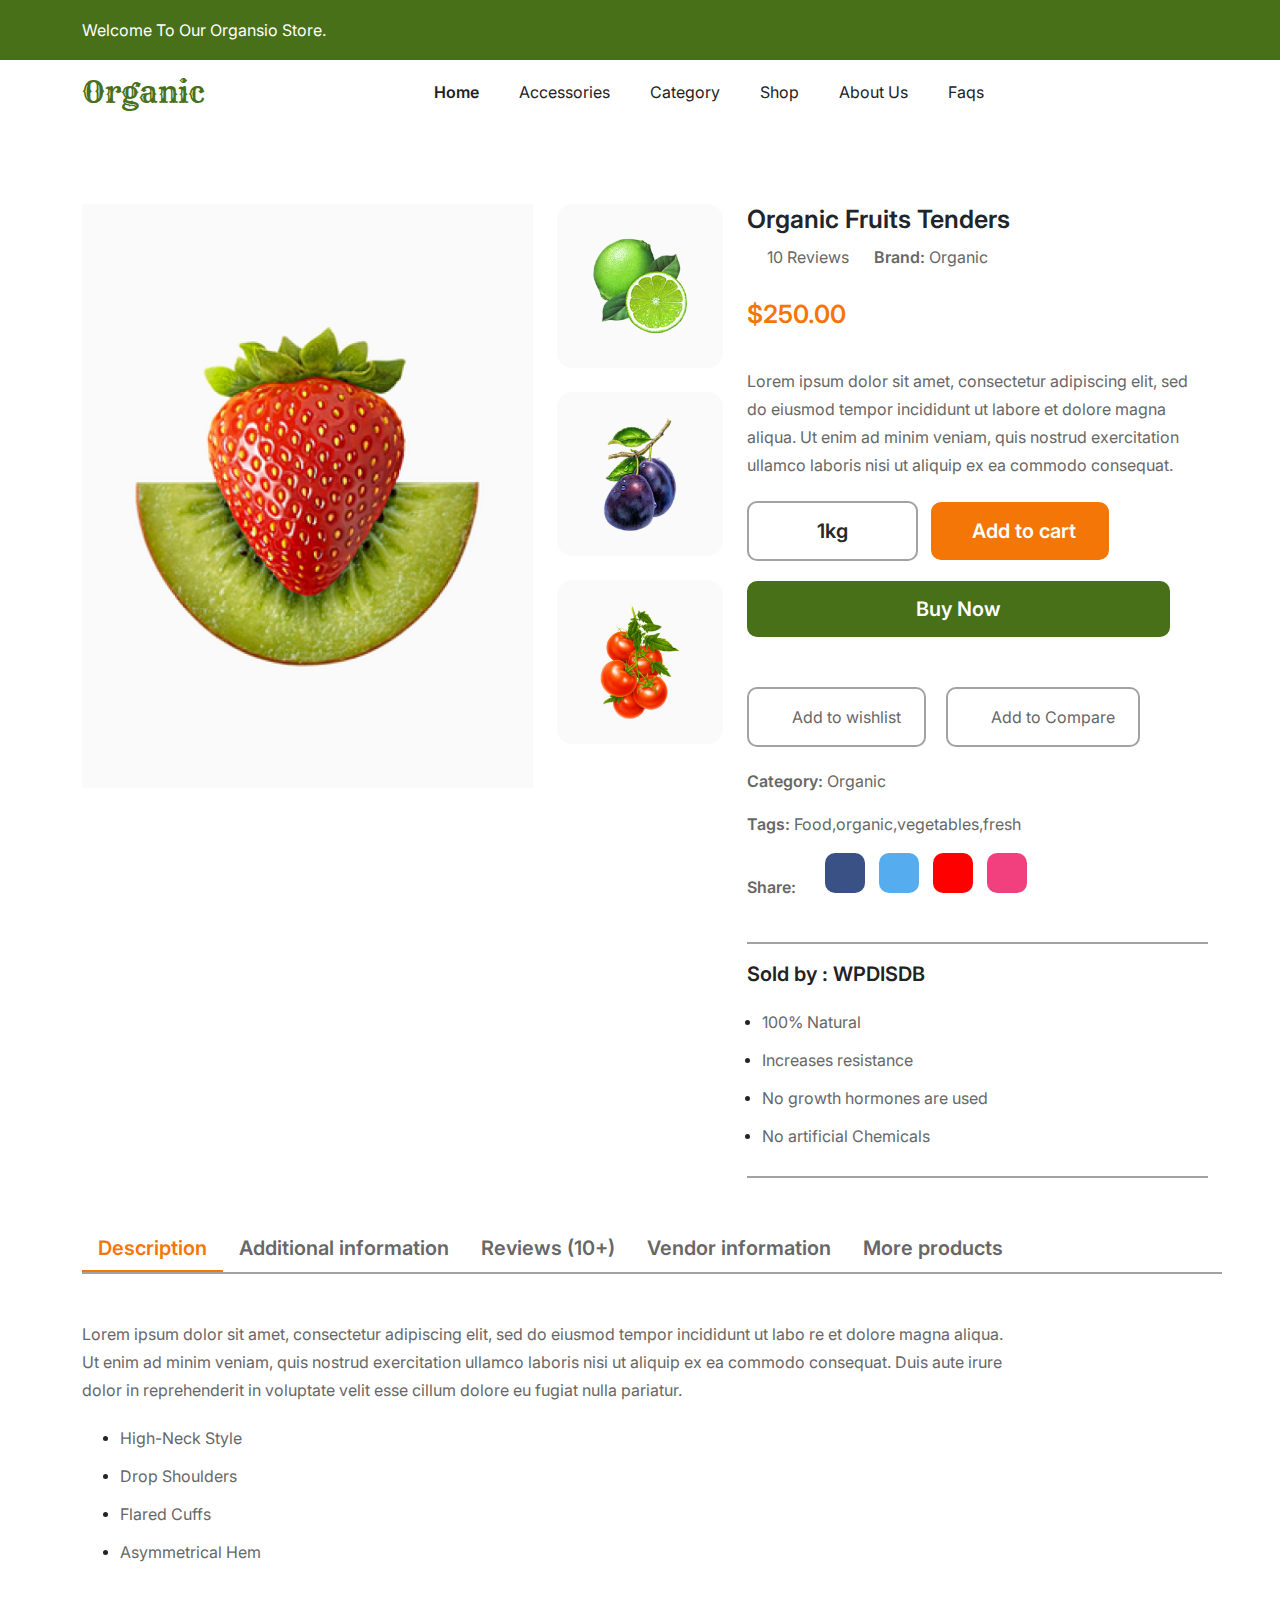
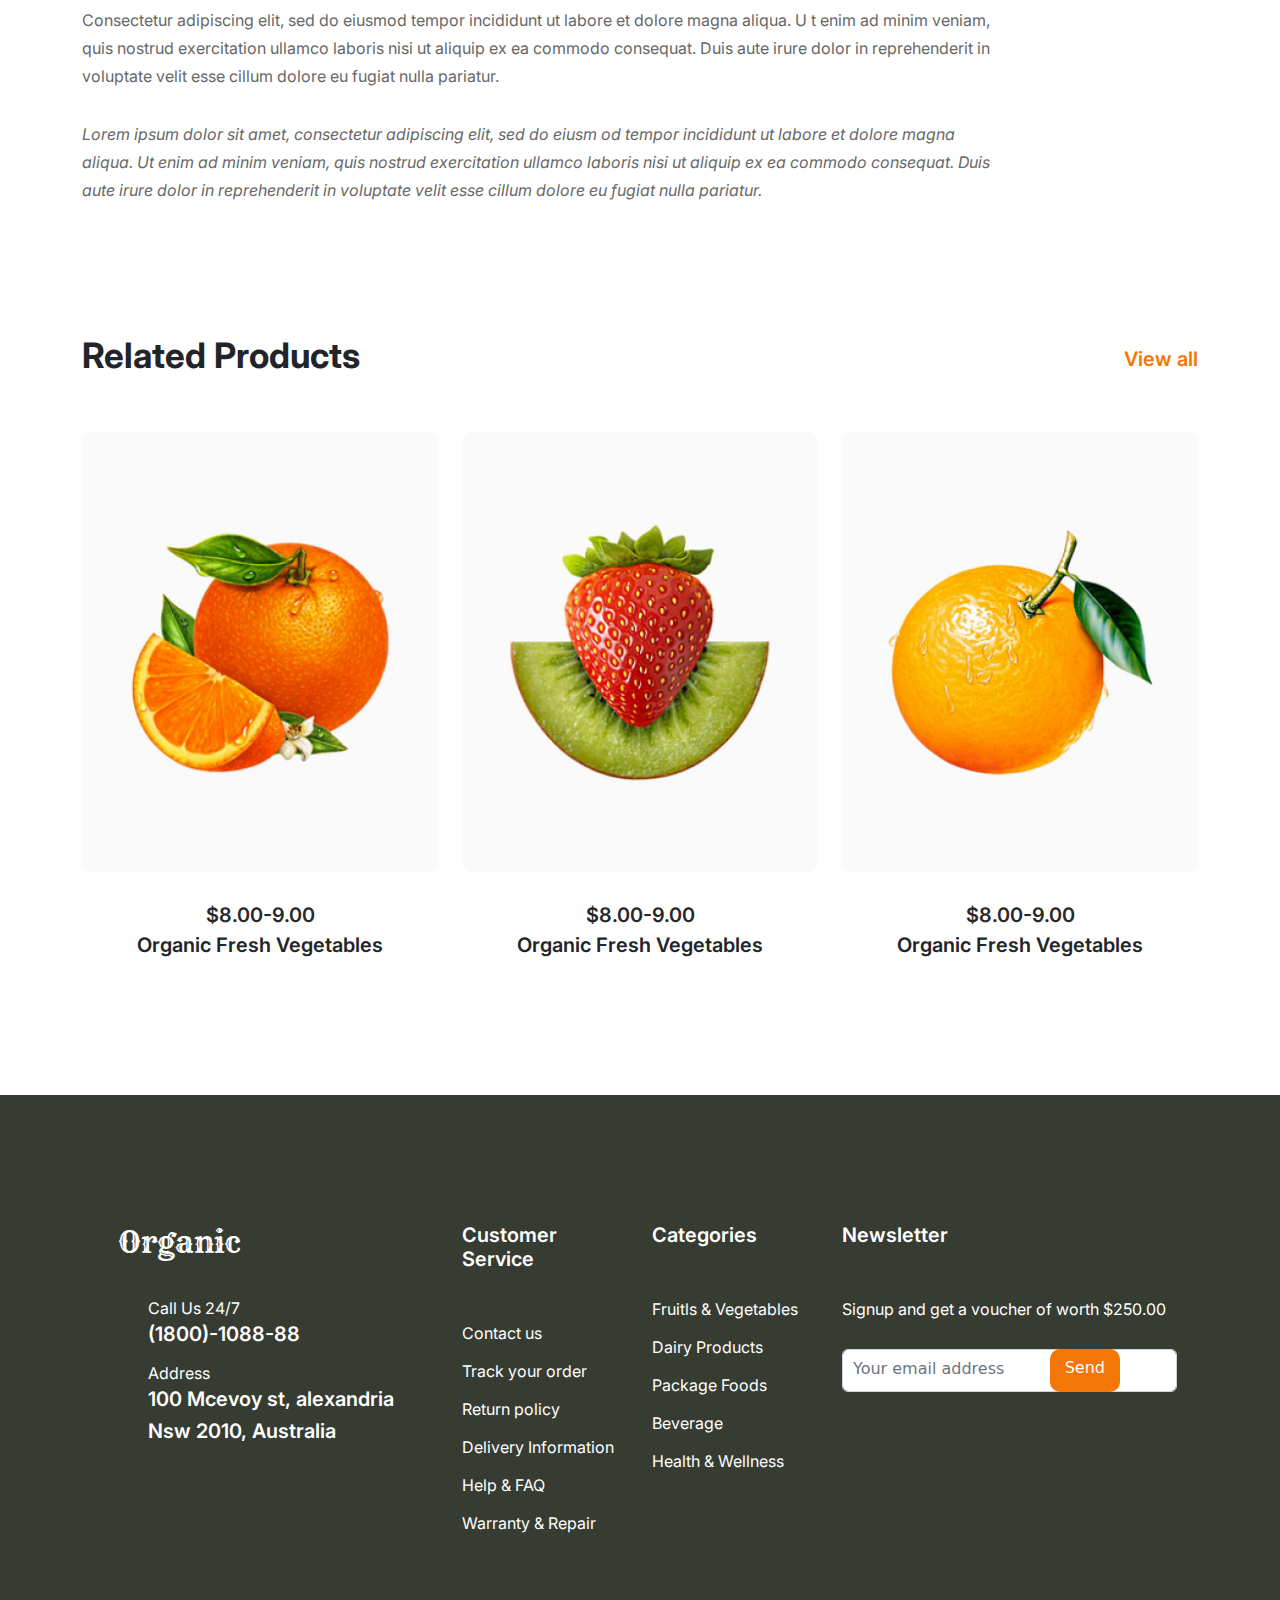
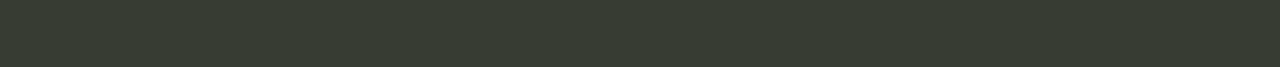
<file: frequent.html>
<!DOCTYPE html>
<html lang="en">
<head>
    <meta charset="UTF-8">
    <meta http-equiv="X-UA-Compatible" content="IE=edge">
    <meta name="viewport" content="width=device-width, initial-scale=1.0">
    <title>Organic</title>
    <link rel="stylesheet" href="css/bootstrap.min.css">
    <link rel="stylesheet" href="css/slick.css">
    <link href="https://fonts.googleapis.com/css2?family=Inter:wght@300;400;500;600;700;800;900&family=Rye&display=swap" 
    rel="stylesheet">
    <link rel="stylesheet" href="https://cdnjs.cloudflare.com/ajax/libs/font-awesome/6.3.0/css/all.min.css" 
    integrity="sha512-SzlrxWUlpfuzQ+pcUCosxcglQRNAq/DZjVsC0lE40xsADsfeQoEypE+enwcOiGjk/bSuGGKHEyjSoQ1zVisanQ==" 
    crossorigin="anonymous" referrerpolicy="no-referrer" />
    <link rel="stylesheet" href="sass/style.css">
    <link rel="stylesheet" href="css/responsive.css">
</head>
<body>
  <!-- header part start -->
  <header>
    <div class="container">
      <p>Welcome To Our Organsio Store.</p>
    </div>
  </header>
  <!-- header part end -->

  <!-- nav part start -->
    <nav class="navbar navbar-expand-lg bg-body-tertiary menu_bg">
      <div class="container">
        <a class="navbar-brand" href="#">Organic</a>
        <button class="navbar-toggler" type="button" data-bs-toggle="collapse" data-bs-target="#navbarSupportedContent" 
        aria-controls="navbarSupportedContent" aria-expanded="false" aria-label="Toggle navigation">
          <span class="navbar-toggler-icon"></span>
        </button>
        <div class="collapse navbar-collapse" id="navbarSupportedContent">
          <ul class="navbar-nav mx-auto mb-2 mb-lg-0">
            <li class="nav-item">
              <a class="nav-link active" aria-current="page" href="index.html" style="font-weight: 600;">Home</a>
            </li>
            <li class="nav-item">
              <a class="nav-link" href="access.html">Accessories</a>
            </li>
            <li class="nav-item">
              <a class="nav-link" href="categ.html">Category</a>
            </li>
            <li class="nav-item">
              <a class="nav-link" href="shop.html">Shop</a>
            </li>
            <li class="nav-item">
              <a class="nav-link" href="about.html">About Us</a>
            </li>
            <li class="nav-item">
              <a class="nav-link" href="frequent.html">Faqs</a>
            </li>
          </ul>
          <div class="user d-none d-xxl-block" data-bs-toggle="modal" data-bs-target="#exampleModal">
            <!-- Button trigger modal -->
            <!-- <button type="button" class="btn btn-primary">
              Launch demo modal
            </button> -->
            <!-- Modal -->
            <i class="fa-regular fa-user"></i>
            <div class="note">
              <p>3</p>
            </div>
          </div> 
          <div class="close d-none d-xxl-block">
            <input type="text" class="input_one">
            <i class="fa-solid fa-magnifying-glass search"></i>
          </div>                     
        </div>
      </div>
      <div class="modal fade" id="exampleModal" tabindex="-1" aria-labelledby="exampleModalLabel" aria-hidden="true">
        <div class="modal-dialog">
          <div class="modal-content">
            <div class="modal-header">
              <h1 class="modal-title fs-5" id="exampleModalLabel">List Of Chosen Products</h1>
              <button type="button" class="btn-close" data-bs-dismiss="modal" aria-label="Close"></button>
            </div>
            <div class="modal-body">
              <p><img src="images/category-menu2.png" alt=""> <span style="margin-bottom: 20px;">Malta has been selected</span></p>                
              <p><img src="images/category-menu3.png" alt=""> <span style="margin-bottom: 20px;">Tomato has been selected</span></p>                
              <p><img src="images/category-menu6.png" alt=""> <span style="margin-bottom: 20px;">Lemon has been selected</span></p>
            </div>
            <div class="modal-footer">
              <button type="button" class="btn btn-secondary" data-bs-dismiss="modal">Close</button>
              <button type="button" class="btn btn-primary">Save changes</button>
            </div>
          </div>
        </div>
      </div>
    </nav>
  <!-- nav part end -->

  <!-- tenders part start -->
  <section id="tenders">
    <div class="container">
      <div class="row">
        <div class="col-lg-5">
          <img src="images/strawberry2.png" class="w-100" alt="strawberry2">
        </div>
        <div class="col-lg-2 d-none d-lg-block">
          <img src="images/lemon.png" class="w-100" alt="lemon">
          <img src="images/brinjal.png" class="w-100 pt-4" alt="brinjal">
          <img src="images/small_tomato.png" class="w-100 pt-4" alt="small_tomato">
        </div>
        <div class="col-lg-5">
          <h3>Organic Fruits Tenders</h3>
          <div class="tenders_icon">
            <i class="fa-solid fa-star"></i>
            <i class="fa-solid fa-star"></i>
            <i class="fa-solid fa-star"></i>
            <i class="fa-solid fa-star"></i>
            <i class="fa-solid fa-star"></i>
            <span style="padding-left: 20px;">10 Reviews</span>
            <span style="padding-left: 20px;" class="tenders1">Brand: </span>
            <span>Organic</span>
          </div>
          <h3 style="color: #F47606;padding-top: 27px;">$250.00</h3>
          <p>Lorem ipsum dolor sit amet, consectetur adipiscing elit, sed do eiusmod tempor incididunt ut labore et dolore magna aliqua. 
            Ut enim ad minim veniam, quis nostrud exercitation ullamco laboris nisi ut aliquip ex ea commodo consequat. </p>
          <a href="#" class="tenders_a1 me-2">
            <i class="fa-solid fa-minus" style="padding-right: 30px;"></i>1kg
            <i class="fa-solid fa-plus" style="padding-left: 30px;"></i></a>
          <a href="#" class="tenders_a2"><i class="fa-solid fa-lock pe-2"></i>Add to cart</a>
          <a href="#" class="tenders_a3">Buy Now</a>
          <p><a href="#" class="tenders_a4 me-3"><i class="fa-regular fa-heart" style="padding-right: 20px;"></i>Add to wishlist</a>
          <a href="#" class="tenders_a4"><i class="fa-solid fa-arrow-right-arrow-left" style="padding-right: 20px;">
          </i>Add to Compare</a></p> 
          <p style="padding-top: 20px;"><span style="font-weight: 600;">Category: </span><span>Organic</span></p>
          <p style="padding-top: 15px;"><span style="font-weight: 600;">Tags: </span><span>Food,organic,vegetables,fresh</span></p>
          <p class="icon_para"><span style="font-weight: 600;padding-right: 20px;">Share:</span>
            <a href="#"><i class="fa-brands fa-facebook-f"></i></a>
            <a href="#"><i class="fa-brands fa-twitter" style="background-color: #55ACEE;"></i></a>
            <a href="#"><i class="fa-brands fa-pinterest-p" style="background-color: #FF0000;"></i></a>
            <a href="#"><i class="fa-brands fa-dribbble" style="background-color: #F23F7E;"></i></a></p>                      
          <div class="tenders_empty"></div>
          <a href="#" style="color: #222;padding-top: 16px;">Sold by : WPDISDB</a>
          <ul class="list_one">
            <li><p>100% Natural</p></li>                                          
            <li><p>Increases resistance</p></li>
            <li><p>No growth hormones are used</p></li>
            <li><p>No artificial Chemicals</p></li>
          </ul>
          <div class="tenders_empty" style="height: 18px;"></div>
        </div>
      </div>
      <div class="row pt-5">
        <div class="col-lg-12 d-none d-lg-block">
          <ul class="nav nav-pills mb-3" id="pills-tab" role="tablist">
            <li class="nav-item" role="presentation">
              <button class="nav-link active" id="pills-home6-tab" data-bs-toggle="pill" data-bs-target="#pills-home6" type="button" 
              role="tab" aria-controls="pills-home6" aria-selected="true">Description</button>
            </li>
            <li class="nav-item" role="presentation">
              <button class="nav-link" id="pills-profile6-tab" data-bs-toggle="pill" data-bs-target="#pills-profile6" type="button" 
              role="tab" aria-controls="pills-profile6" aria-selected="false">Additional information</button>
            </li>
            <li class="nav-item" role="presentation">
              <button class="nav-link" id="pills-contact6-tab" data-bs-toggle="pill" data-bs-target="#pills-contact6" type="button" 
              role="tab" aria-controls="pills-contact6" aria-selected="false">Reviews (10+)</button>
            </li>
            <li class="nav-item" role="presentation">
              <button class="nav-link" id="pills-extra61-tab" data-bs-toggle="pill" data-bs-target="#pills-extra61" type="button" 
              role="tab" aria-controls="pills-extra61" aria-selected="false">Vendor information</button>
            </li>
            <li class="nav-item" role="presentation">
              <button class="nav-link" id="pills-extra62-tab" data-bs-toggle="pill" data-bs-target="#pills-extra62" type="button" 
              role="tab" aria-controls="pills-extra62" aria-selected="false">More products</button>
            </li>            
          </ul>                   
        </div>
        <div class="col-lg-12 d-none d-lg-block">
          <div class="tab-content" id="pills-tabContent">
            <div class="tab-pane fade show active" id="pills-home6" role="tabpanel" aria-labelledby="pills-home6-tab" tabindex="0">
              <div class="row">
                <div class="col-lg-10">
                  <p class="tab_para">Lorem ipsum dolor sit amet, consectetur adipiscing elit, sed do eiusmod tempor incididunt ut labo
                    re et dolore magna aliqua. Ut enim ad minim veniam, quis nostrud exercitation ullamco laboris nisi ut aliquip ex ea 
                    commodo consequat. Duis aute irure dolor in reprehenderit in voluptate velit esse cillum dolore eu fugiat nulla 
                    pariatur.</p>
                    <ul class="list_one" style="padding-left: 38px;">
                      <li><p>High-Neck Style</p></li>                                                                                                                  
                      <li><p>Drop Shoulders</p></li>
                      <li><p>Flared Cuffs</p></li>
                      <li><p>Asymmetrical Hem</p></li>
                    </ul>
                  <p class="tab_para">Consectetur adipiscing elit, sed do eiusmod tempor incididunt ut labore et dolore magna aliqua. U
                    t enim ad minim veniam, quis nostrud exercitation ullamco laboris nisi ut aliquip ex ea commodo consequat. Duis aute 
                    irure dolor in reprehenderit in voluptate velit esse cillum dolore eu fugiat nulla pariatur.</p>
                  <p class="tab_para" style="font-style: italic;">Lorem ipsum dolor sit amet, consectetur adipiscing elit, sed do eiusm
                    od tempor incididunt ut labore et dolore magna aliqua. Ut enim ad minim veniam, quis nostrud exercitation ullamco 
                    laboris nisi ut aliquip ex ea commodo consequat. Duis aute irure dolor in reprehenderit in voluptate velit esse 
                    cillum dolore eu fugiat nulla pariatur.</p>
                </div>
              </div>
            </div>
            <div class="tab-pane fade" id="pills-profile6" role="tabpanel" aria-labelledby="pills-profile6-tab" tabindex="0">
              <div class="row">
                <div class="col-lg-10">                  
                    <ul class="list_one" style="padding-left: 38px;">
                      <li><p>High-Neck Style</p></li>                                                                                                                  
                      <li><p>Drop Shoulders</p></li>
                      <li><p>Flared Cuffs</p></li>
                      <li><p>Asymmetrical Hem</p></li>
                    </ul>
                  <p class="tab_para">Lorem ipsum dolor sit amet, consectetur adipiscing elit, sed do eiusmod tempor incididunt ut labo
                    re et dolore magna aliqua. Ut enim ad minim veniam, quis nostrud exercitation ullamco laboris nisi ut aliquip ex ea 
                    commodo consequat. Duis aute irure dolor in reprehenderit in voluptate velit esse cillum dolore eu fugiat nulla 
                    pariatur.</p>
                  <p class="tab_para">Consectetur adipiscing elit, sed do eiusmod tempor incididunt ut labore et dolore magna aliqua. U
                    t enim ad minim veniam, quis nostrud exercitation ullamco laboris nisi ut aliquip ex ea commodo consequat. Duis aute 
                    irure dolor in reprehenderit in voluptate velit esse cillum dolore eu fugiat nulla pariatur.</p>
                  <p class="tab_para" style="font-style: italic;">Lorem ipsum dolor sit amet, consectetur adipiscing elit, sed do eiusm
                    od tempor incididunt ut labore et dolore magna aliqua. Ut enim ad minim veniam, quis nostrud exercitation ullamco 
                    laboris nisi ut aliquip ex ea commodo consequat. Duis aute irure dolor in reprehenderit in voluptate velit esse 
                    cillum dolore eu fugiat nulla pariatur.</p>
                </div>
              </div>
            </div>
            <div class="tab-pane fade" id="pills-contact6" role="tabpanel" aria-labelledby="pills-contact6-tab" tabindex="0">
              <div class="row">
                <div class="col-lg-10">                                      
                  <p class="tab_para">Consectetur adipiscing elit, sed do eiusmod tempor incididunt ut labore et dolore magna aliqua. U
                    t enim ad minim veniam, quis nostrud exercitation ullamco laboris nisi ut aliquip ex ea commodo consequat. Duis aute 
                    irure dolor in reprehenderit in voluptate velit esse cillum dolore eu fugiat nulla pariatur.</p>
                  <p class="tab_para" style="font-style: italic;">Lorem ipsum dolor sit amet, consectetur adipiscing elit, sed do eiusm
                    od tempor incididunt ut labore et dolore magna aliqua. Ut enim ad minim veniam, quis nostrud exercitation ullamco 
                    laboris nisi ut aliquip ex ea commodo consequat. Duis aute irure dolor in reprehenderit in voluptate velit esse 
                    cillum dolore eu fugiat nulla pariatur.</p>
                    <ul class="list_one" style="padding-left: 38px;">
                      <li><p>High-Neck Style</p></li>                                                                                                                  
                      <li><p>Drop Shoulders</p></li>
                      <li><p>Flared Cuffs</p></li>
                      <li><p>Asymmetrical Hem</p></li>
                    </ul>
                  <p class="tab_para">Lorem ipsum dolor sit amet, consectetur adipiscing elit, sed do eiusmod tempor incididunt ut labo
                    re et dolore magna aliqua. Ut enim ad minim veniam, quis nostrud exercitation ullamco laboris nisi ut aliquip ex ea 
                    commodo consequat. Duis aute irure dolor in reprehenderit in voluptate velit esse cillum dolore eu fugiat nulla 
                    pariatur.</p>
                </div>
              </div>
            </div>
            <div class="tab-pane fade" id="pills-extra61" role="tabpanel" aria-labelledby="pills-extra61-tab" tabindex="0">
              <div class="row">
                <div class="col-lg-10">                                    
                  <p class="tab_para" style="font-style: italic;">Lorem ipsum dolor sit amet, consectetur adipiscing elit, sed do eiusm
                    od tempor incididunt ut labore et dolore magna aliqua. Ut enim ad minim veniam, quis nostrud exercitation ullamco 
                    laboris nisi ut aliquip ex ea commodo consequat. Duis aute irure dolor in reprehenderit in voluptate velit esse 
                    cillum dolore eu fugiat nulla pariatur.</p>
                  <p class="tab_para">Consectetur adipiscing elit, sed do eiusmod tempor incididunt ut labore et dolore magna aliqua. U
                    t enim ad minim veniam, quis nostrud exercitation ullamco laboris nisi ut aliquip ex ea commodo consequat. Duis aute 
                    irure dolor in reprehenderit in voluptate velit esse cillum dolore eu fugiat nulla pariatur.</p>
                  <p class="tab_para">Lorem ipsum dolor sit amet, consectetur adipiscing elit, sed do eiusmod tempor incididunt ut labo
                    re et dolore magna aliqua. Ut enim ad minim veniam, quis nostrud exercitation ullamco laboris nisi ut aliquip ex ea 
                    commodo consequat. Duis aute irure dolor in reprehenderit in voluptate velit esse cillum dolore eu fugiat nulla 
                    pariatur.</p>
                    <ul class="list_one" style="padding-left: 38px;">
                      <li><p>High-Neck Style</p></li>                                                                                                                  
                      <li><p>Drop Shoulders</p></li>
                      <li><p>Flared Cuffs</p></li>
                      <li><p>Asymmetrical Hem</p></li>
                    </ul>
                </div>
              </div>
            </div>
            <div class="tab-pane fade" id="pills-extra62" role="tabpanel" aria-labelledby="pills-extra62-tab" tabindex="0">
              <div class="row">
                <div class="col-lg-10">
                  <p class="tab_para">Lorem ipsum dolor sit amet, consectetur adipiscing elit, sed do eiusmod tempor incididunt ut labo
                    re et dolore magna aliqua. Ut enim ad minim veniam, quis nostrud exercitation ullamco laboris nisi ut aliquip ex ea 
                    commodo consequat. Duis aute irure dolor in reprehenderit in voluptate velit esse cillum dolore eu fugiat nulla 
                    pariatur.</p>
                    <ul class="list_one" style="padding-left: 38px;">
                      <li><p>High-Neck Style</p></li>                                                                                                                  
                      <li><p>Drop Shoulders</p></li>
                      <li><p>Flared Cuffs</p></li>
                      <li><p>Asymmetrical Hem</p></li>
                    </ul>
                  <p class="tab_para">Consectetur adipiscing elit, sed do eiusmod tempor incididunt ut labore et dolore magna aliqua. U
                    t enim ad minim veniam, quis nostrud exercitation ullamco laboris nisi ut aliquip ex ea commodo consequat. Duis aute 
                    irure dolor in reprehenderit in voluptate velit esse cillum dolore eu fugiat nulla pariatur.</p>
                  <p class="tab_para" style="font-style: italic;">Lorem ipsum dolor sit amet, consectetur adipiscing elit, sed do eiusm
                    od tempor incididunt ut labore et dolore magna aliqua. Ut enim ad minim veniam, quis nostrud exercitation ullamco 
                    laboris nisi ut aliquip ex ea commodo consequat. Duis aute irure dolor in reprehenderit in voluptate velit esse 
                    cillum dolore eu fugiat nulla pariatur.</p>
                </div>
              </div>
            </div>
          </div>
        </div>
      </div>
    </div>
  </section>
  <!-- tenders part end -->

  <!-- Related part start -->
    <section id="Related">
      <div class="container">
        <div class="row">
          <div class="col-lg-12">
            <div class="featPro_head">
              <div class="featPro_left">
                <h2>Related Products</h2>
              </div>
              <div class="featPro_right">
                <a href="#">View all</a>
                <i class="fa-solid fa-arrow-right"></i>
              </div>
            </div>
          </div>
        </div>
        <div class="row justify-content-center">
          <div class="col-lg-4 col-sm-6 col-md-6 pt-5">
            <div class="featPro_image">
              <img src="images/malta2.png" class="w-100" alt="malta2">
              <div class="featPro_icon">
                <i class="fa-regular fa-heart"></i>
                <i class="fa-solid fa-magnifying-glass"></i>
                <i class="fa-solid fa-arrow-right-arrow-left"></i>
                <i class="fa-solid fa-lock"></i>
              </div>
            </div>
            <div class="trending_text text-center">            
              <div class="trending_icon">
                <i class="fa-solid fa-star"></i>
                <i class="fa-solid fa-star"></i>
                <i class="fa-solid fa-star"></i>
                <i class="fa-solid fa-star"></i>
                <i class="fa-solid fa-star"></i>
              </div>
              <h5>$8.00-9.00</h5>
              <h4>Organic Fresh Vegetables</h4>
            </div>
          </div>
          <div class="col-lg-4 col-sm-6 col-md-6 pt-5">
            <div class="featPro_image">
              <img src="images/strawberry3.png" class="w-100" alt="strawberry3">
              <div class="featPro_icon">
                <i class="fa-regular fa-heart"></i>
                <i class="fa-solid fa-magnifying-glass"></i>
                <i class="fa-solid fa-arrow-right-arrow-left"></i>
                <i class="fa-solid fa-lock"></i>
              </div>
            </div>
            <div class="trending_text text-center">            
              <div class="trending_icon">
                <i class="fa-solid fa-star"></i>
                <i class="fa-solid fa-star"></i>
                <i class="fa-solid fa-star"></i>
                <i class="fa-solid fa-star"></i>
                <i class="fa-solid fa-star"></i>
              </div>
              <h5>$8.00-9.00</h5>
              <h4>Organic Fresh Vegetables</h4>
            </div>
          </div>
          <div class="col-lg-4 col-sm-6 col-md-6 pt-5">
            <div class="featPro_image">
              <img src="images/orange2.png" class="w-100" alt="orange2">
              <div class="featPro_icon">
                <i class="fa-regular fa-heart"></i>
                <i class="fa-solid fa-magnifying-glass"></i>
                <i class="fa-solid fa-arrow-right-arrow-left"></i>
                <i class="fa-solid fa-lock"></i>
              </div>
            </div>
            <div class="trending_text text-center">            
              <div class="trending_icon">
                <i class="fa-solid fa-star"></i>
                <i class="fa-solid fa-star"></i>
                <i class="fa-solid fa-star"></i>
                <i class="fa-solid fa-star"></i>
                <i class="fa-solid fa-star"></i>
              </div>
              <h5>$8.00-9.00</h5>
              <h4>Organic Fresh Vegetables</h4>
            </div>
          </div>
        </div>
      </div>
    </section>
  <!-- Related part end -->

  <!-- footer part start -->
  <footer id="footer">
    <div class="container">
      <div class="row">
        <div class="col-lg-4 col-sm-6 col-md-6 pt-5 ps-5">
          <div class="footer_one">
            <a href="#"><h6>Organic</h6></a>                       
          </div>
          <div class="footer_four">
            <div class="foot_icon_text">
              <div class="footer_icon"><i class="fa-solid fa-phone"></i></div>
              <div class="footer_text">
                <p>Call Us 24/7</p>
                <h4>(1800)-1088-88</h4>
              </div>
            </div>
            <div class="foot_icon_text">
              <div class="footer_icon"><i class="fa-solid fa-location-dot"></i></div>
              <div class="footer_text">
                <p>Address</p>
                <h4>100 Mcevoy st, alexandria</h4>
                <h4>Nsw 2010, Australia</h4>
              </div>
            </div>
          </div>            
        </div>
        <div class="col-lg-2 col-sm-6 col-md-6 pt-5">
          <div class="footer_two">
            <h4>Customer Service</h4>
            <ul>
              <li><p>Contact us</p></li>
              <li><p>Track your order</p></li>
              <li><p>Return policy</p></li>
              <li><p>Delivery Information</p></li>
              <li><p>Help & FAQ</p></li>
              <li><p style="padding-bottom: 0;">Warranty & Repair</p></li>
            </ul>
          </div>
        </div>
        <div class="col-lg-2 col-sm-6 col-md-6 pt-5">
          <div class="footer_two">
            <h4>Categories</h4>
            <ul>
              <li><p>Fruitls & Vegetables</p></li>                  
              <li><p>Dairy Products</p></li>
              <li><p>Package Foods</p></li>
              <li><p>Beverage</p></li>
              <li><p style="padding-bottom: 0;">Health & Wellness</p></li>
            </ul>
          </div>
        </div>
        <div class="col-lg-4 col-sm-6 col-md-6 pt-5">
          <div class="footer_three">
            <h4>Newsletter</h4>
            <p>Signup and get a voucher of worth $250.00</p>
            <form action="">
              <div class="input_block">
                <input type="email" class="form-control my_input" id="exampleInputEmail1" aria-describedby="emailHelp" 
                placeholder="Your email address"><button type="submit" class="btn btn-primary my_btn">Send</button> 
              </div>                            
            </form>
          </div>
        </div>
      </div>
    </div>
  </footer>
  <!-- footer part end -->
    
  <script src="js/jquery-1.12.4.min.js"></script>
  <script src="js/bootstrap.bundle.min.js"></script>
  <script src="js/mixitup.min.js"></script>
  <script src="js/slick.min.js"></script>
  <script src="js/custom.js"></script>
</body>
</html>
</file>
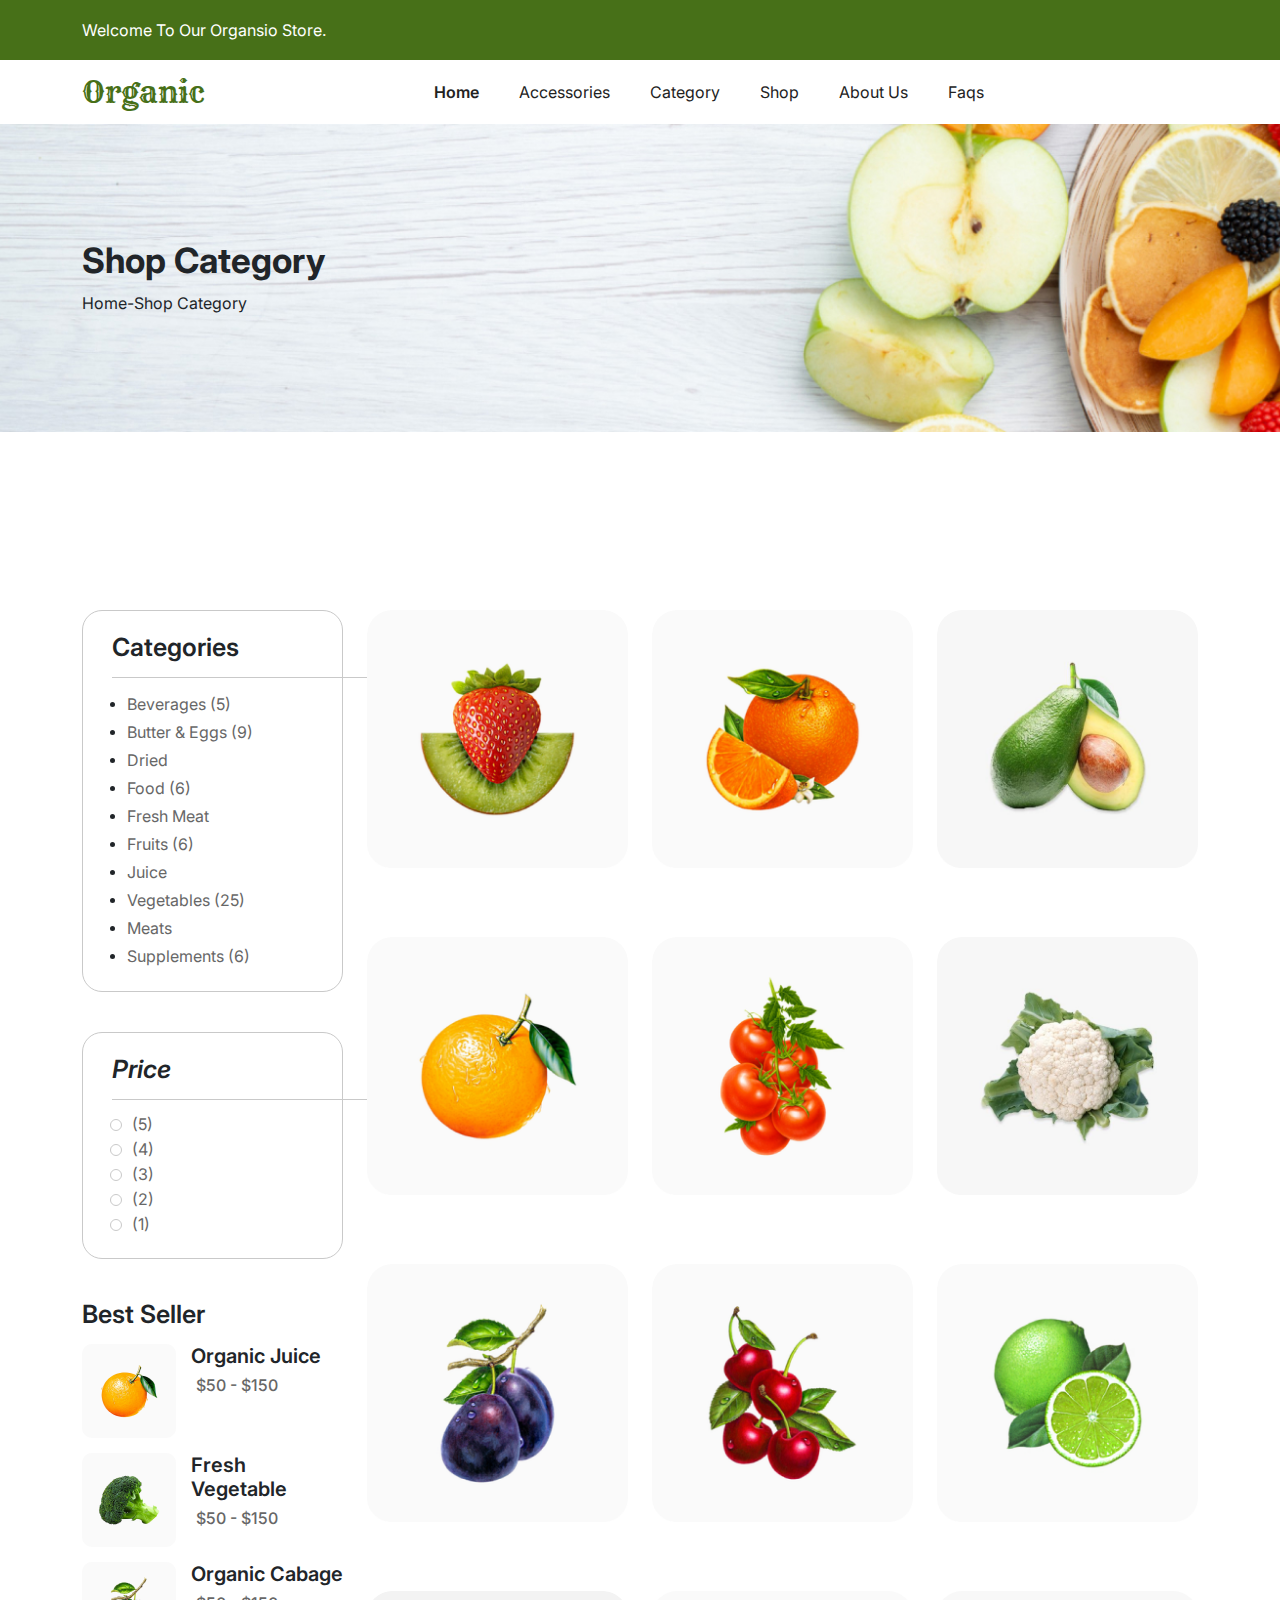
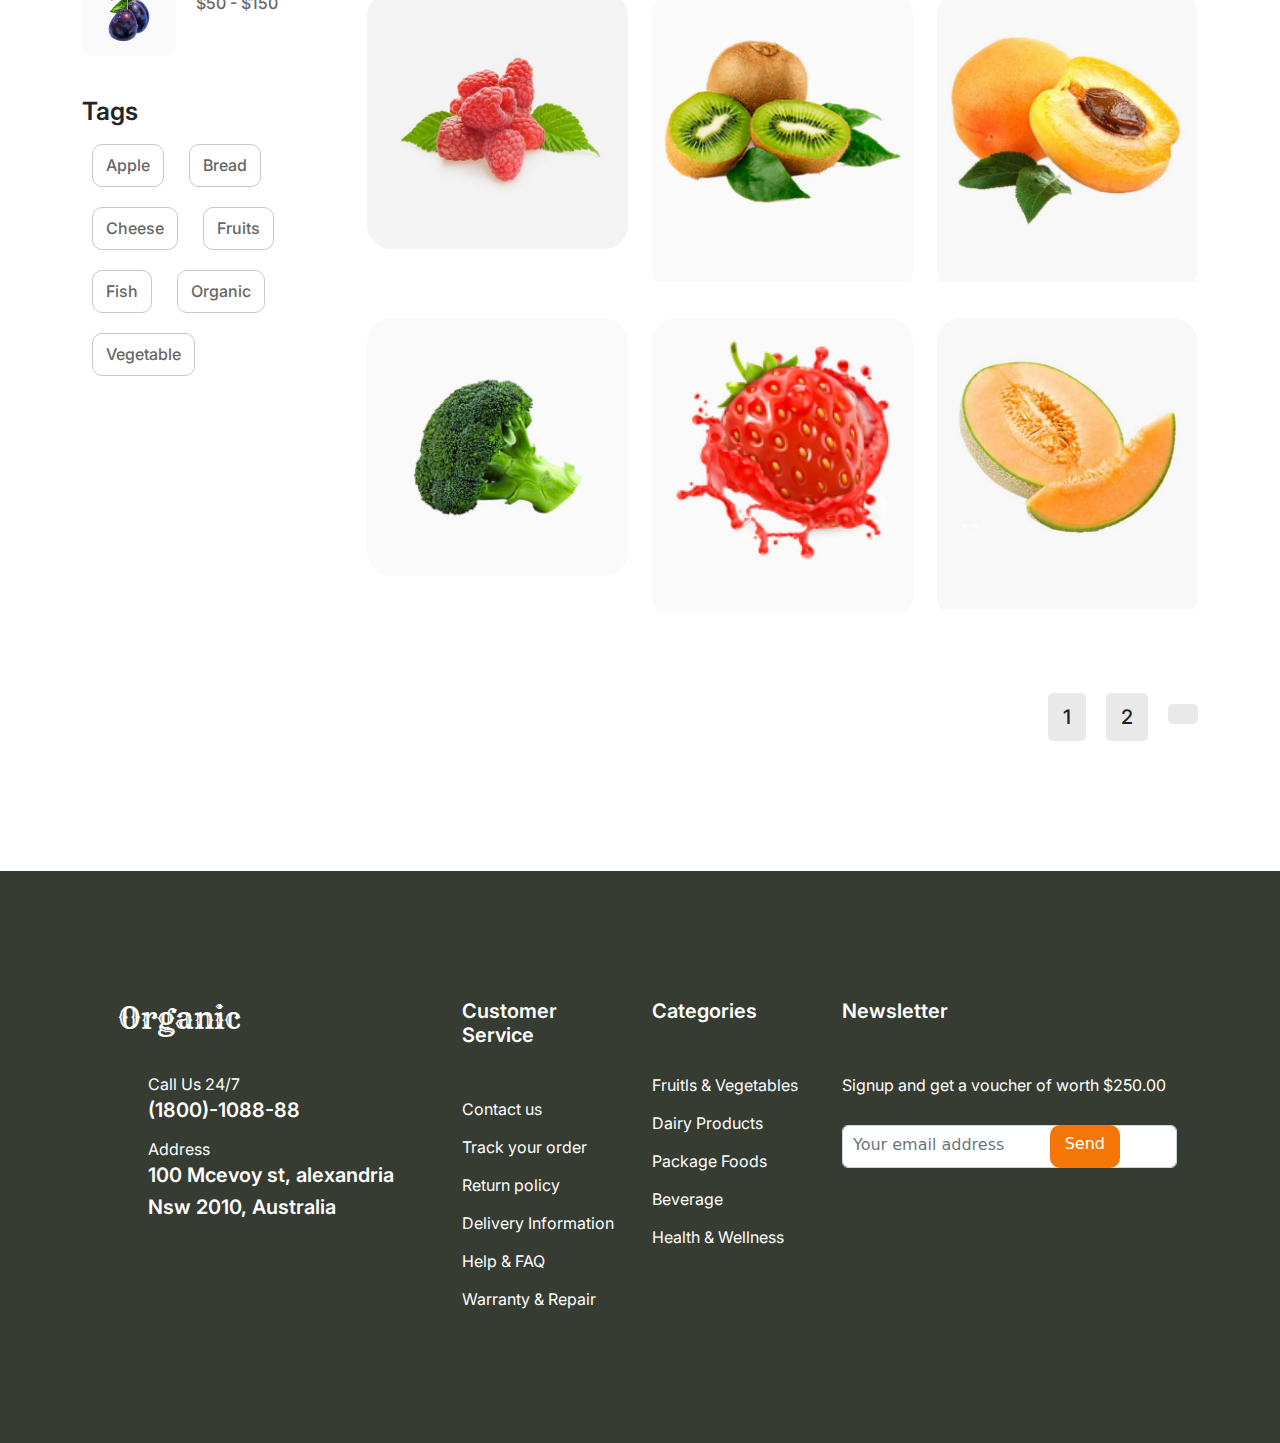
<file: shop.html>
<!DOCTYPE html>
<html lang="en">
<head>
    <meta charset="UTF-8">
    <meta http-equiv="X-UA-Compatible" content="IE=edge">
    <meta name="viewport" content="width=device-width, initial-scale=1.0">
    <title>Organic</title>
    <link rel="stylesheet" href="css/bootstrap.min.css">
    <link rel="stylesheet" href="css/slick.css">
    <link href="https://fonts.googleapis.com/css2?family=Inter:wght@300;400;500;600;700;800;900&family=Rye&display=swap" 
    rel="stylesheet">
    <link rel="stylesheet" href="https://cdnjs.cloudflare.com/ajax/libs/font-awesome/6.3.0/css/all.min.css" 
    integrity="sha512-SzlrxWUlpfuzQ+pcUCosxcglQRNAq/DZjVsC0lE40xsADsfeQoEypE+enwcOiGjk/bSuGGKHEyjSoQ1zVisanQ==" 
    crossorigin="anonymous" referrerpolicy="no-referrer" />
    <link rel="stylesheet" href="sass/style.css">
    <link rel="stylesheet" href="css/responsive.css">
</head>
<body>
  <!-- header part start -->
  <header>
    <div class="container">
      <p>Welcome To Our Organsio Store.</p>
    </div>
  </header>
  <!-- header part end -->

  <!-- nav part start -->
    <nav class="navbar navbar-expand-lg bg-body-tertiary menu_bg">
      <div class="container">
        <a class="navbar-brand" href="#">Organic</a>
        <button class="navbar-toggler" type="button" data-bs-toggle="collapse" data-bs-target="#navbarSupportedContent" 
        aria-controls="navbarSupportedContent" aria-expanded="false" aria-label="Toggle navigation">
          <span class="navbar-toggler-icon"></span>
        </button>
        <div class="collapse navbar-collapse" id="navbarSupportedContent">
          <ul class="navbar-nav mx-auto mb-2 mb-lg-0">
            <li class="nav-item">
              <a class="nav-link active" aria-current="page" href="index.html" style="font-weight: 600;">Home</a>
            </li>
            <li class="nav-item">
              <a class="nav-link" href="access.html">Accessories</a>
            </li>
            <li class="nav-item">
              <a class="nav-link" href="categ.html">Category</a>
            </li>
            <li class="nav-item">
              <a class="nav-link" href="shop.html">Shop</a>
            </li>
            <li class="nav-item">
              <a class="nav-link" href="about.html">About Us</a>
            </li>
            <li class="nav-item">
              <a class="nav-link" href="frequent.html">Faqs</a>
            </li>
          </ul>
          <div class="user d-none d-xxl-block" data-bs-toggle="modal" data-bs-target="#exampleModal">
            <!-- Button trigger modal -->
            <!-- <button type="button" class="btn btn-primary">
              Launch demo modal
            </button> -->
            <!-- Modal -->
            <i class="fa-regular fa-user"></i>
            <div class="note">
              <p>3</p>
            </div>
          </div> 
          <div class="close d-none d-xxl-block">
            <input type="text" class="input_one">
            <i class="fa-solid fa-magnifying-glass search"></i>
          </div>                     
        </div>
      </div>
      <div class="modal fade" id="exampleModal" tabindex="-1" aria-labelledby="exampleModalLabel" aria-hidden="true">
        <div class="modal-dialog">
          <div class="modal-content">
            <div class="modal-header">
              <h1 class="modal-title fs-5" id="exampleModalLabel">List Of Chosen Products</h1>
              <button type="button" class="btn-close" data-bs-dismiss="modal" aria-label="Close"></button>
            </div>
            <div class="modal-body">
              <p><img src="images/category-menu2.png" alt=""> <span style="margin-bottom: 20px;">Malta has been selected</span></p>                
              <p><img src="images/category-menu3.png" alt=""> <span style="margin-bottom: 20px;">Tomato has been selected</span></p>                
              <p><img src="images/category-menu6.png" alt=""> <span style="margin-bottom: 20px;">Lemon has been selected</span></p>
            </div>
            <div class="modal-footer">
              <button type="button" class="btn btn-secondary" data-bs-dismiss="modal">Close</button>
              <button type="button" class="btn btn-primary">Save changes</button>
            </div>
          </div>
        </div>
      </div>
    </nav>
  <!-- nav part end -->

  <!-- banFour part start -->
  <section id="banFour">
    <div class="container">
      <div class="row">
        <div class="col-lg-12">
          <h2>Shop Category</h2>
          <p>Home-Shop Category</p>
        </div>
      </div>
    </div>
  </section>
  <!-- banFour part end -->

  <!-- result part start -->
  <section id="result">
    <div class="container">
      <div class="row">
        <div class="col-lg-4 d-none d-xxl-block">
          <div class="result_input_out">
            <form action="">
              <input type="text" class="result_input" placeholder="Search products">
              <i class="fa-solid fa-magnifying-glass result_icon1"></i>
            </form>
          </div>
        </div>
        <div class="col-lg-5 d-none d-xxl-block">
          <div class="result_head">
            <div class="result_middle">
              <span>Showing 1-15 of 30 results</span>
            </div>
            <div class="result_icon2">
              <i class="fa-solid fa-grip-vertical"></i>
              <i class="fa-solid fa-list" style="color: #C9C9C9;padding-left: 10px;"></i>
            </div>
          </div>          
        </div>
        <div class="col-lg-3 d-none d-xxl-block">
          <div class="result_input_out2">
            <form action="">
              <input type="text" class="result_input2" placeholder="Search products">
              <i class="fa-solid fa-chevron-down result_icon3"></i>
            </form>
          </div>
        </div>
      </div>
      <div class="row pt-5">
        <div class="col-lg-3">
          <div class="result_category">
            <h3>Categories</h3>
            <ul>
              <li><p>Beverages (5)</p></li> 
              <li><p>Butter & Eggs (9)</p></li>
              <li><p>Dried</p></li>
              <li><p>Food (6)</p></li>
              <li><p>Fresh Meat</p></li>
              <li><p>Fruits (6)</p></li>
              <li><p>Juice</p></li>
              <li><p>Vegetables (25)</p></li>
              <li><p>Meats</p></li>
              <li><p>Supplements (6)</p></li>
            </ul>
          </div>
          <div class="result_price d-none d-xxl-block">
            <h3>Price</h3>
            <form action="">
              <input type="range">
            </form>
            <ul>
              <li><p>Range : $50 - $150</p></li>
            </ul>
          </div>
          <div class="result_price2">
            <h3>Price</h3>
            <ul>
              <li><i class="fa-solid fa-star ri"></i>
                <i class="fa-solid fa-star ri"></i>
                <i class="fa-solid fa-star ri"></i>
                <i class="fa-solid fa-star ri"></i>
                <i class="fa-solid fa-star ri"></i>
                <span>(5)</span></li>
              <li><i class="fa-solid fa-star ri"></i>
                  <i class="fa-solid fa-star ri"></i>
                  <i class="fa-solid fa-star ri"></i>
                  <i class="fa-solid fa-star ri"></i>
                  <i class="fa-solid fa-star ri2"></i>
                <span>(4)</span></li>
              <li><i class="fa-solid fa-star ri"></i>
                  <i class="fa-solid fa-star ri"></i>
                  <i class="fa-solid fa-star ri"></i>
                  <i class="fa-solid fa-star ri2"></i>
                  <i class="fa-solid fa-star ri2"></i>
                  <span>(3)</span></li>
              <li><i class="fa-solid fa-star ri"></i>
                  <i class="fa-solid fa-star ri"></i>
                  <i class="fa-solid fa-star ri2"></i>
                  <i class="fa-solid fa-star ri2"></i>
                  <i class="fa-solid fa-star ri2"></i>
                  <span>(2)</span></li>
              <li><i class="fa-solid fa-star ri"></i>
                  <i class="fa-solid fa-star ri2"></i>
                  <i class="fa-solid fa-star ri2"></i>
                  <i class="fa-solid fa-star ri2"></i>
                  <i class="fa-solid fa-star ri2"></i>
                  <span>(1)</span></li>
            </ul>
          </div>
          <div class="bs_main">
            <h3>Best Seller</h3>
            <div class="bs_item">
              <div class="bs_image">
                <img src="images/bs1.png" alt="bs1">
              </div>
              <div class="bs_text">
                <h4>Organic Juice</h4>
                <div class="bs_icon">
                  <i class="fa-solid fa-star"></i>
                  <i class="fa-solid fa-star"></i>
                  <i class="fa-solid fa-star"></i>
                  <i class="fa-solid fa-star"></i>
                  <i class="fa-solid fa-star"></i>
                </div>
                <p>$50 - $150</p>
              </div>
            </div>
            <div class="bs_item">
              <div class="bs_image">
                <img src="images/bs2.png" alt="bs2">
              </div>
              <div class="bs_text">
                <h4>Fresh Vegetable</h4>
                <div class="bs_icon">
                  <i class="fa-solid fa-star"></i>
                  <i class="fa-solid fa-star"></i>
                  <i class="fa-solid fa-star"></i>
                  <i class="fa-solid fa-star"></i>
                  <i class="fa-solid fa-star"></i>
                </div>
                <p>$50 - $150</p>
              </div>
            </div>
            <div class="bs_item">
              <div class="bs_image">
                <img src="images/bs3.png" alt="bs3">
              </div>
              <div class="bs_text">
                <h4>Organic Cabage</h4>
                <div class="bs_icon">
                  <i class="fa-solid fa-star"></i>
                  <i class="fa-solid fa-star"></i>
                  <i class="fa-solid fa-star"></i>
                  <i class="fa-solid fa-star"></i>
                  <i class="fa-solid fa-star"></i>
                </div>
                <p>$50 - $150</p>
              </div>
            </div>
          </div>
          <div class="result_tag">
            <h3>Tags</h3>
            <a href="#">Apple</a>
            <a href="#">Bread</a>
            <a href="#">Cheese</a>
            <a href="#">Fruits</a>
            <a href="#">Fish</a>
            <a href="#">Organic</a>
            <a href="#">Vegetable</a>
          </div>
        </div>
        <div class="col-lg-9">
          <div class="row justify-content-center">
            <div class="col-lg-4 col-6 col-sm-6 col-md-4 mb-4">
              <div class="result_image">
                <img src="images/strawberry.png" class="w-100" alt="strawberry">
                <div class="result_icon">
                  <i class="fa-regular fa-heart"></i>
                  <i class="fa-solid fa-magnifying-glass"></i>
                  <i class="fa-solid fa-arrow-right-arrow-left"></i>
                  <i class="fa-solid fa-lock"></i>
                </div>
              </div>
            </div>
            <div class="col-lg-4 col-6 col-sm-6 col-md-4 mb-4">
              <div class="result_image">
                <img src="images/malta.png" class="w-100" alt="malta">
                <div class="result_icon">
                  <i class="fa-regular fa-heart"></i>
                  <i class="fa-solid fa-magnifying-glass"></i>
                  <i class="fa-solid fa-arrow-right-arrow-left"></i>
                  <i class="fa-solid fa-lock"></i>
                </div>
              </div>
            </div>
            <div class="col-lg-4 col-6 col-sm-6 col-md-4 mb-4">
              <div class="result_image">
                <img src="images/papaya.png" class="w-100" alt="papaya">
                <div class="result_icon">
                  <i class="fa-regular fa-heart"></i>
                  <i class="fa-solid fa-magnifying-glass"></i>
                  <i class="fa-solid fa-arrow-right-arrow-left"></i>
                  <i class="fa-solid fa-lock"></i>
                </div>
              </div>
            </div>
            <div class="col-lg-4 col-6 col-sm-6 col-md-4 mb-4">
              <div class="result_image">
                <img src="images/orange.png" class="w-100" alt="orange">
                <div class="result_icon">
                  <i class="fa-regular fa-heart"></i>
                  <i class="fa-solid fa-magnifying-glass"></i>
                  <i class="fa-solid fa-arrow-right-arrow-left"></i>
                  <i class="fa-solid fa-lock"></i>
                </div>
              </div>
            </div>
            <div class="col-lg-4 col-6 col-sm-6 col-md-4 mb-4">
              <div class="result_image">
                <img src="images/small_tomato.png" class="w-100" alt="small_tomato">
                <div class="result_icon">
                  <i class="fa-regular fa-heart"></i>
                  <i class="fa-solid fa-magnifying-glass"></i>
                  <i class="fa-solid fa-arrow-right-arrow-left"></i>
                  <i class="fa-solid fa-lock"></i>
                </div>
              </div>
            </div>
            <div class="col-lg-4 col-6 col-sm-6 col-md-4 mb-4">
              <div class="result_image">
                <img src="images/cauliflower.png" class="w-100" alt="cauliflower">
                <div class="result_icon">
                  <i class="fa-regular fa-heart"></i>
                  <i class="fa-solid fa-magnifying-glass"></i>
                  <i class="fa-solid fa-arrow-right-arrow-left"></i>
                  <i class="fa-solid fa-lock"></i>
                </div>
              </div>
            </div>
            <div class="col-lg-4 col-6 col-sm-6 col-md-4 mb-4">
              <div class="result_image">
                <img src="images/brinjal.png" class="w-100" alt="brinjal">
                <div class="result_icon">
                  <i class="fa-regular fa-heart"></i>
                  <i class="fa-solid fa-magnifying-glass"></i>
                  <i class="fa-solid fa-arrow-right-arrow-left"></i>
                  <i class="fa-solid fa-lock"></i>
                </div>
              </div>
            </div>
            <div class="col-lg-4 col-6 col-sm-6 col-md-4 mb-4">
              <div class="result_image">
                <img src="images/pomegranet.png" class="w-100" alt="pomegranet">
                <div class="result_icon">
                  <i class="fa-regular fa-heart"></i>
                  <i class="fa-solid fa-magnifying-glass"></i>
                  <i class="fa-solid fa-arrow-right-arrow-left"></i>
                  <i class="fa-solid fa-lock"></i>
                </div>
              </div>
            </div>
            <div class="col-lg-4 col-6 col-sm-6 col-md-4 mb-4">
              <div class="result_image">
                <img src="images/lemon.png" class="w-100" alt="lemon">
                <div class="result_icon">
                  <i class="fa-regular fa-heart"></i>
                  <i class="fa-solid fa-magnifying-glass"></i>
                  <i class="fa-solid fa-arrow-right-arrow-left"></i>
                  <i class="fa-solid fa-lock"></i>
                </div>
              </div>
            </div>
            <div class="col-lg-4 col-6 col-sm-6 col-md-4 mb-4">
              <div class="result_image">
                <img src="images/custard.png" class="w-100" alt="custard">
                <div class="result_icon">
                  <i class="fa-regular fa-heart"></i>
                  <i class="fa-solid fa-magnifying-glass"></i>
                  <i class="fa-solid fa-arrow-right-arrow-left"></i>
                  <i class="fa-solid fa-lock"></i>
                </div>
              </div>
            </div>
            <div class="col-lg-4 col-6 col-sm-6 col-md-4 mb-4">
              <div class="result_image">
                <img src="images/green_nashpati.png" class="w-100" style="margin-top: -30px;" alt="green_nashpati">
                <div class="result_icon">
                  <i class="fa-regular fa-heart"></i>
                  <i class="fa-solid fa-magnifying-glass"></i>
                  <i class="fa-solid fa-arrow-right-arrow-left"></i>
                  <i class="fa-solid fa-lock"></i>
                </div>
              </div>
            </div>
            <div class="col-lg-4 col-6 col-sm-6 col-md-4 mb-4">
              <div class="result_image">
                <img src="images/nashpati.png" class="w-100" style="margin-top: -30px;" alt="nashpati">
                <div class="result_icon">
                  <i class="fa-regular fa-heart"></i>
                  <i class="fa-solid fa-magnifying-glass"></i>
                  <i class="fa-solid fa-arrow-right-arrow-left"></i>
                  <i class="fa-solid fa-lock"></i>
                </div>
              </div>
            </div>
            <div class="col-lg-4 col-6 col-sm-6 col-md-4 mb-4">
              <div class="result_image">
                <img src="images/brookly.png" class="w-100" alt="brookly">
                <div class="result_icon">
                  <i class="fa-regular fa-heart"></i>
                  <i class="fa-solid fa-magnifying-glass"></i>
                  <i class="fa-solid fa-arrow-right-arrow-left"></i>
                  <i class="fa-solid fa-lock"></i>
                </div>
              </div>
            </div>
            <div class="col-lg-4 col-6 col-sm-6 col-md-4 mb-4">
              <div class="result_image">
                <img src="images/dragon_fruit.png" class="w-100" style="margin-top: -30px;" alt="dragon_fruit">
                <div class="result_icon">
                  <i class="fa-regular fa-heart"></i>
                  <i class="fa-solid fa-magnifying-glass"></i>
                  <i class="fa-solid fa-arrow-right-arrow-left"></i>
                  <i class="fa-solid fa-lock"></i>
                </div>
              </div>
            </div>
            <div class="col-lg-4 col-6 col-sm-6 col-md-4 mb-4">
              <div class="result_image">
                <img src="images/bungi.png" class="w-100" style="margin-top: -30px;" alt="bungi">
                <div class="result_icon">
                  <i class="fa-regular fa-heart"></i>
                  <i class="fa-solid fa-magnifying-glass"></i>
                  <i class="fa-solid fa-arrow-right-arrow-left"></i>
                  <i class="fa-solid fa-lock"></i>
                </div>
              </div>
            </div>
          </div>
        </div>        
      </div>
      <div class="row pt-5">
        <div class="col-lg-9"></div>
        <div class="col-lg-3 text-end">
          <a href="#" class="result_a">1</a>
          <a href="#" class="result_a">2</a>
          <a href="#" class="result_a"><i class="fa-solid fa-chevron-right"></i></a>
        </div>
      </div>
    </div>
  </section>
  <!-- result part end -->

  <!-- footer part start -->
  <footer id="footer">
    <div class="container">
      <div class="row">
        <div class="col-lg-4 col-sm-6 col-md-6 pt-5 ps-5">
          <div class="footer_one">
            <a href="#"><h6>Organic</h6></a>                       
          </div>
          <div class="footer_four">
            <div class="foot_icon_text">
              <div class="footer_icon"><i class="fa-solid fa-phone"></i></div>
              <div class="footer_text">
                <p>Call Us 24/7</p>
                <h4>(1800)-1088-88</h4>
              </div>
            </div>
            <div class="foot_icon_text">
              <div class="footer_icon"><i class="fa-solid fa-location-dot"></i></div>
              <div class="footer_text">
                <p>Address</p>
                <h4>100 Mcevoy st, alexandria</h4>
                <h4>Nsw 2010, Australia</h4>
              </div>
            </div>
          </div>            
        </div>
        <div class="col-lg-2 col-sm-6 col-md-6 pt-5">
          <div class="footer_two">
            <h4>Customer Service</h4>
            <ul>
              <li><p>Contact us</p></li>
              <li><p>Track your order</p></li>
              <li><p>Return policy</p></li>
              <li><p>Delivery Information</p></li>
              <li><p>Help & FAQ</p></li>
              <li><p style="padding-bottom: 0;">Warranty & Repair</p></li>
            </ul>
          </div>
        </div>
        <div class="col-lg-2 col-sm-6 col-md-6 pt-5">
          <div class="footer_two">
            <h4>Categories</h4>
            <ul>
              <li><p>Fruitls & Vegetables</p></li>                  
              <li><p>Dairy Products</p></li>
              <li><p>Package Foods</p></li>
              <li><p>Beverage</p></li>
              <li><p style="padding-bottom: 0;">Health & Wellness</p></li>
            </ul>
          </div>
        </div>
        <div class="col-lg-4 col-sm-6 col-md-6 pt-5">
          <div class="footer_three">
            <h4>Newsletter</h4>
            <p>Signup and get a voucher of worth $250.00</p>
            <form action="">
              <div class="input_block">
                <input type="email" class="form-control my_input" id="exampleInputEmail1" aria-describedby="emailHelp" 
                placeholder="Your email address"><button type="submit" class="btn btn-primary my_btn">Send</button> 
              </div>                            
            </form>
          </div>
        </div>
      </div>
    </div>
  </footer>
  <!-- footer part end -->
    
  <script src="js/jquery-1.12.4.min.js"></script>
  <script src="js/bootstrap.bundle.min.js"></script>
  <script src="js/mixitup.min.js"></script>
  <script src="js/slick.min.js"></script>
  <script src="js/custom.js"></script>
</body>
</html>
</file>
<file: sass/style.css>
* {
  margin: 0;
  padding: 0;
}

a {
  text-decoration: none;
  display: inline-block;
  font-family: "Inter", sans-serif;
  font-size: 20px;
  font-weight: 600;
  line-height: 28px;
}

ul {
  list-style: none;
  margin: 0;
  padding: 0;
}

img {
  vertical-align: middle;
}

p {
  font-family: "Inter", sans-serif;
  font-size: 16px;
  font-weight: 400;
  margin: 0;
  padding: 0;
  line-height: 28px;
}

.a_btn {
  padding: 14px 50px;
  color: #fff !important;
  background-color: #F47606;
  margin-top: 30px;
  border-radius: 10px;
}

body {
  overflow-x: hidden;
}

h1 {
  font-family: "Inter", sans-serif;
  font-size: 65px;
  font-weight: 700;
}

h5 {
  font-family: "Inter", sans-serif;
  font-size: 45px;
  font-weight: 700;
}

h2 {
  font-family: "Inter", sans-serif;
  font-size: 35px;
  font-weight: 700;
}

h6 {
  font-family: "Inter", sans-serif;
  font-size: 30px;
  font-weight: 600;
}

h3 {
  font-family: "Inter", sans-serif;
  font-size: 25px;
  font-weight: 600;
}

h4 {
  font-family: "Inter", sans-serif;
  font-size: 20px;
  font-weight: 600;
}

/* common css end */
/* header part start */
header {
  padding: 16px 0;
  background-color: #477018;
}
header p {
  text-align: left;
  color: #fff;
}

/* header part end */
/* nav part start */
.navbar-brand {
  font-family: "Rye", cursive;
  font-size: 30px;
  font-weight: 400;
  line-height: 38px;
  letter-spacing: 0em;
  text-align: left;
  color: #477018 !important;
}

.menu_bg ul li a {
  font-family: "Inter", sans-serif;
  font-size: 16px;
  font-weight: 400;
  line-height: 19px;
  letter-spacing: 0em;
  padding: 0 20px !important;
  color: #222 !important;
  position: relative;
  transition: 0.5s;
}
.menu_bg ul li a:hover {
  color: #477018 !important;
}
.menu_bg ul li a::after {
  content: "";
  position: absolute;
  top: 24px;
  left: 20px;
  height: 2px;
  width: calc(100% - 38px);
  background-color: blue;
  opacity: 0;
  transition: 0.5s;
}
.menu_bg ul li a:hover::after {
  opacity: 1;
}

.close {
  position: relative;
  margin-right: 150px;
  cursor: pointer;
}

.user {
  margin-right: 30px;
  position: relative;
  cursor: pointer;
}

.note {
  position: absolute;
  top: 0;
  right: 10px;
  height: 16px;
  width: 16px;
  background-color: #F47606;
  border-radius: 50%;
}
.note p {
  color: #fff;
  font-size: 12px;
  margin-top: -6px;
  margin-left: 4px;
}

.input_one {
  height: 40px;
  width: 0;
  border: 2px solid transparent;
  transition: 0.5s;
  position: absolute;
  top: -20px;
  left: -20px;
  background-color: transparent;
}

.menu_icon {
  width: 150px;
  border: 2px solid green;
}

.search {
  position: absolute;
  top: -8px;
  right: 0;
  z-index: 99;
}

/* nav part end */
/* banner part start */
#banner {
  background: url(../images/banner1.png);
  background-repeat: no-repeat;
  background-position-x: 100%;
  background-position-y: 30px;
  padding-top: 100px;
  padding-bottom: 200px;
  background-color: #F8F8F8;
}

.banner_text h1 {
  text-transform: uppercase;
  line-height: 79px;
}
.banner_text h2 {
  font-family: "Inter", sans-serif;
  font-size: 65px;
  font-weight: 700;
  text-transform: uppercase;
  line-height: 79px;
}
.banner_text span {
  color: #F47606;
}
.banner_text p {
  width: 565px;
  margin-right: auto;
  color: #676767;
}

/* banner part end */
/* feature part start */
#feature {
  padding-top: 30px;
}

.feat_text h3 {
  padding-top: 30px;
}

/* feature part end */
/* category part start */
#category {
  padding-top: 130px;
}

.category_menu {
  background-color: #FAFAFA;
  border-radius: 25px;
}
.category_menu ul {
  padding: 10px 0;
  padding-left: 23px;
}
.category_menu ul li .mixitup-control-active span {
  color: #F47606;
}
.category_menu ul li img {
  padding-right: 10px;
}
.category_menu ul li span {
  font-family: "Inter", sans-serif;
  font-size: 18px;
  font-weight: 600;
  color: #222;
  transition: 0.5s;
}
.category_menu ul li span:hover {
  color: #F47606;
}

.btn_bg {
  background-color: #FAFAFA;
  border: none;
}

.category_menu_down {
  height: 500px;
  width: 100%;
  background: url(../images/category-down1.png) no-repeat center/cover;
  border-radius: 25px;
}

.category_down_text {
  padding: 0 31px;
  padding-top: 43px;
}
.category_down_text p {
  color: #676767;
}
.category_down_text a {
  color: #F47606;
  text-decoration: underline;
  padding-top: 10px;
}

.category_item {
  position: relative;
}
.category_item span {
  padding: 6px 18px;
  border-radius: 5px;
  position: absolute;
  top: 20px;
  right: 20px;
  z-index: 1;
  color: #fff;
  background-color: #477018;
  font-family: Inter;
  font-size: 12px;
  font-weight: 400;
  line-height: 15px;
}

.category_image {
  height: 303px;
  position: relative;
}
.category_image:hover .category_overlay {
  opacity: 1;
}

.category_overlay {
  position: absolute;
  top: 0;
  left: 0;
  z-index: 2;
  width: 100%;
  height: 100%;
  background-color: rgba(0, 0, 0, 0.5);
  border-radius: 25px;
  opacity: 0;
  transition: 0.5s;
}

.category_overlay_icon {
  position: absolute;
  top: 50%;
  left: 50%;
  transform: translate(-50%, -50%);
  z-index: 3;
}
.category_overlay_icon i {
  height: 40px;
  width: 40px;
  line-height: 40px;
  text-align: center;
  display: inline-block;
  margin: 0 1px;
  color: #F47606;
  background-color: #fff;
  border-radius: 50%;
  font-size: 20px;
}

.category_icon {
  position: absolute;
  left: 50%;
  transform: translateX(-50%);
  bottom: 20px;
  color: #FFAE00;
}

.category_text h4 {
  margin-top: 20px;
}
.category_text h5 {
  font-family: "Inter", sans-serif;
  font-size: 20px;
  font-weight: 600;
  color: #969696;
}

.trending_down {
  width: 100%;
  height: 170px;
}

/* category part end */
/* flash_deals part start */
#flash_deals {
  padding-top: 100px;
}
#flash_deals h5 {
  line-height: 54px;
}
#flash_deals h6 {
  line-height: 36px;
}
#flash_deals p {
  width: 402px;
  margin-right: auto;
  color: #676767;
}

.flash_deals_back {
  padding: 130px 0;
  background-color: #F8F8F8;
}

#demo {
  font-family: "Inter", sans-serif;
  font-size: 36px;
  font-weight: 700;
  line-height: 44px;
  color: #222 !important;
  margin-top: 40px;
}

.fd1 {
  color: transparent;
  padding-right: 25px;
}

.fd2 {
  color: transparent;
  padding-right: 65px;
}

.fd3 {
  color: transparent;
  padding-right: 60px;
}

.fd4 {
  color: transparent;
}

.time_name {
  padding-right: 28px;
  font-family: "Inter", sans-serif;
  font-size: 28px;
  font-weight: 500;
  line-height: 34px;
}

/* flash_deals part end */
/* top_rated part start */
#top_rated {
  padding-top: 130px;
}
#top_rated .nav-pills .nav-link.active, #top_rated .nav-pills .show > .nav-link {
  color: #222;
  background-color: transparent;
}
#top_rated .nav-pills .nav-link.active .top_rated_btn h3::after, #top_rated .nav-pills .show > .nav-link .top_rated_btn h3::after {
  opacity: 1;
}
#top_rated .nav_btn {
  width: 246px;
}
#top_rated .top_rated_btn h3 {
  font-weight: 700;
  line-height: 30px;
  color: #222;
  display: inline-block;
  position: relative;
}
#top_rated .top_rated_btn h3::after {
  content: "";
  position: absolute;
  bottom: -10px;
  left: 0;
  width: calc(100% - 0px);
  height: 2px;
  background-color: #F47606;
  opacity: 0;
  transition: 0.5s;
}
#top_rated .top_rated_image {
  height: 230px;
  position: relative;
  border-radius: 25px;
}
#top_rated .top_rated_icon {
  position: absolute;
  left: 50%;
  transform: translateX(-50%);
  bottom: 15px;
  color: #FFAE00;
}
#top_rated .top_rated_text h4 {
  margin-top: 20px;
}
#top_rated .top_rated_text h5 {
  font-family: "Inter", sans-serif;
  font-size: 20px;
  font-weight: 600;
  color: #969696;
}

/* top_rated part end */
/* latest part start */
#latest {
  padding-top: 130px;
}
#latest .nav-pills .nav-link.active, #latest .nav-pills .show > .nav-link {
  color: #222;
  background-color: transparent;
}
#latest .nav-pills .nav-link.active .latest_btn h3::after, #latest .nav-pills .show > .nav-link .latest_btn h3::after {
  opacity: 1;
}
#latest .nav_btn {
  width: 246px;
}
#latest .latest_btn h3 {
  font-weight: 700;
  line-height: 30px;
  color: #222;
  display: inline-block;
  position: relative;
}
#latest .latest_btn h3::after {
  content: "";
  position: absolute;
  bottom: -10px;
  left: 0;
  width: calc(100% - 0px);
  height: 2px;
  background-color: #F47606;
  opacity: 0;
  transition: 0.5s;
}
#latest .latest_image {
  height: 230px;
  position: relative;
  border-radius: 25px;
}
#latest .latest_icon {
  position: absolute;
  left: 50%;
  transform: translateX(-50%);
  bottom: 15px;
  color: #FFAE00;
}
#latest .latest_text h4 {
  margin-top: 20px;
}
#latest .latest_text h5 {
  font-family: "Inter", sans-serif;
  font-size: 20px;
  font-weight: 600;
  color: #969696;
}

/* latest part end */
/* testimonial part start */
#testimonial {
  padding-top: 80px;
  position: relative;
}
#testimonial h2 {
  line-height: 42px;
}
#testimonial p {
  color: #6C6C6C;
}
#testimonial .tes_para1 {
  padding-top: 30px;
}
#testimonial .prev1 {
  position: absolute;
  bottom: 170px;
  left: 22%;
  z-index: 99;
  transition: 0.5s;
}
#testimonial .prev1:hover {
  color: #F47606;
}
#testimonial .next1 {
  position: absolute;
  bottom: 170px;
  left: 25%;
  z-index: 99;
  transition: 0.5s;
}
#testimonial .next1:hover {
  color: #F47606;
}

.testimonial_back {
  padding: 130px 0;
  background-color: #F8F8F8;
}

.testimonial_icon {
  padding-top: 30px;
  color: #FFC24B;
}

.testimonial_down {
  width: 186px;
  display: flex;
  align-items: center;
  margin-top: 20px;
}

.testimonial_text {
  padding-left: 27px;
}

/* testimonial part end */
/* salad part start */
#salad {
  padding-top: 130px;
}
#salad p {
  color: #6C6C6C;
}

.salad_num_text {
  display: flex;
}

.salad_btn {
  width: 70px;
  height: 87px;
  border: 2px solid #222;
  border-radius: 10px;
}

.salad_text {
  width: 79%;
  margin-left: 30px;
}
.salad_text a {
  font-size: 16px;
  color: #F47606;
  margin-top: 10px;
}
.salad_text i {
  font-size: 16px;
  color: #F47606;
  margin-top: 10px;
  padding-left: 10px;
}

/* salad part end */
/* footer part start */
#footer {
  padding-top: 80px;
  padding-bottom: 130px;
  margin-top: 130px;
  background-color: #373C33;
  color: #fff;
}

.footer_one a {
  color: #fff;
}
.footer_one a h6 {
  font-family: "Rye", cursive;
  font-size: 30px;
  font-weight: 400;
  line-height: 38px;
  padding-bottom: 20px;
}

.foot_icon_text {
  display: flex;
}

.footer_icon i {
  height: 40px;
  width: 40px;
  line-height: 40px;
  text-align: center;
  background-color: #477018;
  border-radius: 50%;
  font-size: 20px;
}

.footer_text {
  padding-left: 30px;
}
.footer_text p {
  padding-top: 5px;
}

.footer_two h4 {
  padding-bottom: 40px;
}
.footer_two p {
  padding-bottom: 10px;
}

.footer_three h4 {
  padding-bottom: 40px;
}
.footer_three p {
  padding-bottom: 26px;
}

.input_block {
  position: relative;
}

.my_btn {
  position: absolute;
  top: 0;
  right: 68px;
  z-index: 1;
  background-color: #F47606;
  border: none;
  padding: 0 15px;
  padding-top: 7px;
  padding-bottom: 12px;
  margin-right: 10px;
  color: #fff;
  border-radius: 10px;
}

.my_input {
  width: 335px;
  padding-bottom: 10px;
  padding-top: 7px;
  padding-left: 10px;
  display: inline-block;
}

/* footer part end */
/* banFour part start */
#banFour {
  padding: 115px 0;
  background: url(../images/banner4.jpg) no-repeat center/cover;
}

/* banFour part end */
/* afew part start */
#afew {
  padding-top: 76px;
}
#afew p {
  color: #676767;
}

.afew_right {
  width: 567px;
}
.afew_right h4 {
  color: #676767;
  font-weight: 500;
}

.afew_down {
  display: flex;
  padding-top: 30px;
}

.afew_text {
  padding-left: 20px;
}

/* afew part end */
/* wave part start */
#wave {
  padding-top: 84px;
  position: relative;
}
#wave p {
  color: #676767;
}

#wave::after {
  content: "";
  height: 24px;
  width: 24px;
  background: url(../images/wave_back1.png);
  position: absolute;
  top: 260px;
  left: 7%;
  z-index: 9;
}

#wave::before {
  content: "";
  height: 20px;
  width: 19px;
  background: url(../images/wave_back3.png);
  background-repeat: no-repeat;
  position: absolute;
  top: 125px;
  right: 10%;
  z-index: 9;
}

.wave_main {
  background: url(../images/wave_back2.png);
  background-repeat: no-repeat;
}

.wave_image {
  height: 161px;
  width: 161px;
  border: 1px dashed #F47606;
  border-radius: 10px;
  position: relative;
  transform: rotate(-12.91deg);
  margin: 0 auto;
}

.wave_inner {
  height: 143px;
  width: 143px;
  background-color: #FBFBFB;
  position: absolute;
  top: 50%;
  left: 50%;
  transform: translate(-50%, -50%);
}
.wave_inner img {
  position: absolute;
  top: 50%;
  left: 50%;
  transform: translate(-50%, -50%) rotate(12.91deg);
}

.wave_item {
  margin: 0 auto;
}

.wave_text {
  margin-top: 43px;
}

/* wave part end */
/* different part start */
#different {
  padding-top: 130px;
}
#different h4 {
  font-weight: 500;
  color: #676767;
}
#different .nav_btn {
  width: 364px;
  height: 70px;
}
#different .nav-pills .nav-link {
  font-family: "Inter", sans-serif;
  font-size: 20px;
  font-weight: 500;
  line-height: 30px;
  color: #676767;
  background-color: transparent;
  transition: 0.5s;
}
#different .nav-pills .nav-link.active, #different .nav-pills .show > .nav-link {
  background-color: #F47606;
  color: #fff;
}
#different p {
  color: #676767;
  width: 582px;
}
#different ul {
  padding-top: 20px;
  list-style: disc;
  padding-left: 10px;
}

/* different part end */
/* testiTwo part start */
#testiTwo {
  padding-top: 130px;
}
#testiTwo p {
  color: #676767;
}

.testiTwo_left {
  padding: 77px 46px;
  border-radius: 10px;
  border: 2px solid gray;
}
.testiTwo_left p {
  padding-top: 30px;
}

.testiTwo_down {
  display: flex;
  padding-top: 33px;
}

.testiTwo_text {
  padding-left: 20px;
}
.testiTwo_text p {
  padding-top: 0;
  margin-top: -10px;
}

.testiTwo_item {
  padding: 33px 46px;
  border-radius: 10px;
  border: 2px solid gray;
}

.testiTwo_inner {
  display: flex;
  justify-content: space-between;
}

/* testiTwo part end */
/* latBlog part start */
#latBlog {
  padding-top: 130px;
}

.latBlog_item {
  border-radius: 10px;
  overflow: hidden;
}

.latBlog_text {
  padding-bottom: 20px;
  margin-left: 30px;
  margin-right: 75px;
  border-bottom: 2px solid gray;
}
.latBlog_text a {
  font-family: "Inter", sans-serif;
  font-size: 14px;
  font-weight: 400;
  line-height: 17px;
  color: #676767;
  padding-left: 10px;
}
.latBlog_text i {
  color: #676767;
}
.latBlog_text .lb_h3 {
  padding-top: 10px;
}

.lb_icon {
  padding-left: 20px;
}

.latBlog_inner {
  border-left: 2px solid gray;
  border-right: 2px solid gray;
  border-bottom: 2px solid gray;
  border-bottom-left-radius: 10px;
  border-bottom-right-radius: 10px;
}

.latBlog_down i {
  padding: 30px 0;
  padding-left: 30px;
  padding-right: 10px;
}
.latBlog_down span {
  font-family: "Inter", sans-serif;
  font-size: 14px;
  font-weight: 400;
  line-height: 17px;
  color: #676767;
}
.latBlog_down .lb_anchor {
  font-family: "Inter", sans-serif;
  font-size: 14px;
  font-weight: 600;
  line-height: 17px;
  color: #F47606;
  padding-left: 110px;
}

/* latBlog part end */
/* banner2 part start */
.ban_back1 {
  background: url(../images/banner21.jpg) no-repeat center/cover;
  padding-top: 132px;
  padding-bottom: 133px;
  padding-left: 62px;
}
.ban_back1 h2, .ban_back1 h3 {
  font-family: "Inter", sans-serif;
  font-size: 65px;
  font-weight: 700;
}
.ban_back1 h3 {
  color: #F47606;
}
.ban_back1 p {
  width: 402px;
  color: #676767;
}
.ban_back1 a {
  background-color: #477018;
}

.ban_back2 {
  background: url(../images/banner22.jpg) no-repeat center/cover;
  padding-top: 43px;
  padding-bottom: 205px;
}
.ban_back2 h3 {
  padding-left: 320px;
  padding-bottom: 20px;
}
.ban_back2 a {
  padding: 6px 20px;
  background-color: #477018;
  color: #fff;
  margin-left: 320px;
}

.ban_image {
  height: 319px;
  overflow: hidden;
}

/* banner2 part end */
/* off part start */
#off {
  padding-top: 80px;
}

.off_item {
  padding: 125px 0;
}
.off_item h4 {
  font-weight: 500;
  padding-left: 53px;
}
.off_item h2 {
  font-size: 20px;
  font-weight: 700;
  line-height: 24px;
  padding-left: 53px;
}
.off_item a {
  color: #F47606;
  text-decoration: underline;
  padding-left: 53px;
}

/* off part end */
/* trending part start */
#trending {
  padding-top: 130px;
}
#trending .nav-pills .nav-link {
  font-family: "Inter", sans-serif;
  font-size: 20px;
  font-weight: 500;
  line-height: 28px;
  color: #222;
  width: 138px;
  display: inline-block;
  text-decoration: none;
  transition: 0.5s;
}
#trending .nav-pills .nav-link.active, #trending .nav-pills .show > .nav-link {
  color: #F47606;
  background-color: transparent;
  text-decoration: underline;
}

.trending_item {
  position: relative;
}
.trending_item .trend_btn {
  position: absolute;
  top: 20px;
  right: 0;
  z-index: 1;
  background-color: #F47606;
  color: #fff;
  padding: 5px 8px 5px 16px;
  font-family: "Inter", sans-serif;
  font-size: 12px;
  font-weight: 400;
  line-height: 15px;
}
.trending_item .trend_box {
  position: absolute;
  top: 20px;
  right: 45px;
  z-index: 1;
  height: 24px;
  width: 24px;
  background-color: #F8F8F8;
  transform: rotate(45deg);
}

.trending_image {
  position: relative;
}
.trending_image:hover .trending_overlay {
  opacity: 1;
  height: 100%;
}

.trending_overlay {
  position: absolute;
  top: 0;
  left: 0;
  z-index: 2;
  width: 100%;
  height: 0%;
  background-color: rgba(0, 0, 0, 0.5);
  border-radius: 25px;
  opacity: 0;
  transition: 0.5s;
}

.trending_overlay_icon {
  position: absolute;
  top: 50%;
  left: 50%;
  transform: translate(-50%, -50%);
  z-index: 3;
}
.trending_overlay_icon i {
  height: 40px;
  width: 40px;
  line-height: 40px;
  text-align: center;
  display: inline-block;
  margin: 0 4px;
  color: #F47606;
  background-color: #fff;
  border-radius: 50%;
  font-size: 20px;
}

.trending_icon {
  text-align: center;
  color: #FFAE00;
  margin-top: -5px;
}

.trending_text h4 {
  margin-top: 20px;
}
.trending_text h5 {
  font-family: "Inter", sans-serif;
  font-size: 20px;
  font-weight: 600;
  color: #282828;
  padding-top: 6px;
}

/* trending part end */
/* live_healthy part start */
#live_healthy {
  padding-top: 130px;
}

.live_healthy_main {
  background: url(../images/live_healthy.jpg) no-repeat center/cover;
  padding: 92px 0;
  padding-left: 104px;
}
.live_healthy_main p {
  width: 402px;
  margin-right: auto;
  color: #676767;
  margin-top: 20px;
}
.live_healthy_main .a_btn {
  background-color: #477018;
}

/* live_healthy part end */
/* flash_two part start */
#flash_two {
  padding-top: 130px;
}

.flash_two_item {
  background-color: #F3F3F3;
  position: relative;
}

.flash_two_image {
  background: url(../images/papaya.png) no-repeat center/cover;
  height: 400px;
}

.second_timer {
  position: absolute;
  top: 400px;
  left: 160px;
  z-index: 2;
}

.flash_two_timer {
  display: flex;
  position: absolute;
  top: 400px;
  left: 130px;
  z-index: 1;
}

.demo {
  font-size: 20px;
  font-weight: 600;
  line-height: 24px;
  color: #F47606;
  padding-top: 5px;
}

.fd5 {
  color: transparent;
  padding-right: 60px;
}

.fd6 {
  color: transparent;
  padding-right: 55px;
}

.fd7 {
  color: transparent;
  padding-right: 50px;
}

.fd8 {
  color: transparent;
}

.flash_timer_item {
  color: #F47606;
  text-align: center;
  margin: 0 15px;
  background-color: #fff;
  padding-top: 30px;
}

.t_name {
  font-weight: 700;
  padding: 0 11px;
}

.flash_two_text {
  padding-top: 80px;
}
.flash_two_text h3 {
  padding-bottom: 5px;
}
.flash_two_text .a_btn {
  margin-top: 15px !important;
  margin-bottom: 30px;
}

/* flash_two part end */
/* ratting part start */
#ratting {
  padding-top: 130px;
}

/* ratting part end */
/* selling part start */
#selling {
  padding-top: 130px;
}

/* selling part end */
/* kitchen part start */
#kitchen {
  padding-top: 80px;
}

.kitchen_item {
  padding: 73px 0;
  padding-left: 32px;
  background: url(../images/kitchen1.jpg) no-repeat center/cover;
}
.kitchen_item a {
  color: #F47606;
  text-decoration: underline;
}

/* kitchen part end */
/* discover part start */
#discover {
  padding-top: 130px;
}
#discover .nav-pills {
  width: 440px;
}
#discover .nav-pills .nav-link {
  font-family: "Inter", sans-serif;
  font-size: 20px;
  font-weight: 500;
  line-height: 28px;
  text-decoration: none;
  transition: 0.5s;
  color: #282828;
}
#discover .nav-pills .nav-link.active, #discover .nav-pills .show > .nav-link {
  color: #F47606;
  text-decoration: underline;
  background-color: transparent;
}

.discover_item_outer {
  position: relative;
}
.discover_item_outer:hover .discover_overlay {
  transform: scale(1);
}

.discover_overlay {
  position: absolute;
  top: 0;
  left: 0;
  z-index: 1;
  height: 100%;
  width: 100%;
  background-color: rgba(0, 0, 0, 0.5);
  transform: scale(0);
  transition: 0.5s;
}

.discover_overlay_icon {
  position: absolute;
  top: 50%;
  left: 50%;
  z-index: 2;
  transform: translate(-50%, -50%);
}
.discover_overlay_icon i {
  height: 40px;
  width: 40px;
  line-height: 40px;
  text-align: center;
  display: inline-block;
  margin: 0 4px;
  color: #F47606;
  background-color: #fff;
  border-radius: 50%;
  font-size: 20px;
}

.discover_item {
  display: flex;
  background-color: #FAFAFA;
}

.discover_image {
  width: 47%;
  height: 194px;
  overflow: hidden;
}

.discover_text {
  width: 53%;
}
.discover_text p {
  padding-top: 60px;
  font-weight: 600;
}
.discover_text .trending_icon {
  text-align: left;
  margin-top: -2px;
}
.discover_text h4 {
  padding-top: 5px;
}
.discover_text span {
  color: #A9A9A9;
  text-decoration: line-through;
}

/* discover part end */
/* feedback part start */
#feedback {
  padding-top: 130px;
}
#feedback p {
  color: #6C6C6C;
}
#feedback .trending_icon {
  text-align: left;
}

.feedback_bottom {
  display: flex;
  justify-content: space-between;
}

.feedback_left {
  display: flex;
}

.feedback_text {
  padding-left: 27px;
}
.feedback_text h4 {
  margin-top: -2px;
}
.feedback_text p {
  margin-top: -5px;
}

/* feedback part end */
/* recent part start */
#recent {
  padding-top: 108px;
}
#recent .salad_text {
  padding: 25px 0;
  margin-left: 0;
  padding-left: 30px;
  margin-right: 0 !important;
  background-color: #FAFAFA;
}
#recent .salad_text p {
  color: #6C6C6C;
  width: 306px;
  margin-right: auto;
}
#recent .salad_text a {
  font-size: 16px;
  color: #F47606;
  margin-top: 10px;
}
#recent .salad_text i {
  font-size: 16px;
  color: #F47606;
  margin-top: 10px;
  padding-left: 10px;
}
#recent .salad_text {
  width: 100%;
}

.recent_image {
  background: url(../images/recent.jpg) no-repeat center/cover;
  padding: 110px 0;
  position: relative;
}
.recent_image span {
  padding: 7px 16px;
  font-family: "Inter", sans-serif;
  font-size: 16px;
  font-weight: 400;
  line-height: 19px;
  color: #fff;
  background-color: #F47606;
  position: absolute;
  bottom: 23px;
  left: 30px;
  z-index: 1;
}

/* recent part end */
/* banner3 part start */
#banThree {
  padding: 133px 0;
  background: url(../images/banner3.jpg) no-repeat center/cover;
}
#banThree h2, #banThree h3 {
  font-family: "Inter", sans-serif;
  font-size: 65px;
  font-weight: 700;
}
#banThree h3 {
  color: #F47606;
}
#banThree p {
  width: 402px;
  color: #676767;
}
#banThree a {
  background-color: #477018;
}

/* banner3 part end */
/* feature part start */
#feature {
  padding-top: 30px;
}

.feat_text h3 {
  padding-top: 30px;
}

/* feature part end */
/* sliderA part start */
#sliderA {
  padding-top: 130px;
  position: relative;
}
#sliderA .prev2 {
  height: 40px;
  width: 40px;
  line-height: 40px;
  text-align: center;
  color: #222;
  background-color: green;
  border-radius: 50%;
  font-size: 20px;
  position: absolute;
  top: 200px;
  left: 4%;
  z-index: 99;
  transition: 0.5s;
}
#sliderA .prev2:hover {
  color: #fff;
  background-color: #F47606;
}
#sliderA .next2 {
  height: 40px;
  width: 40px;
  line-height: 40px;
  text-align: center;
  color: #222;
  background-color: green;
  border-radius: 50%;
  font-size: 20px;
  position: absolute;
  top: 200px;
  right: 5%;
  z-index: 99;
  transition: 0.5s;
}
#sliderA .next2:hover {
  color: #fff;
  background-color: #F47606;
}

.sliderA_text h4 {
  padding-top: 13px;
}

.sliderA_image {
  height: 194px;
  -o-object-fit: cover;
     object-fit: cover;
  overflow: hidden;
  border-radius: 25px;
}

.sliderA_item {
  width: 90% !important;
}

/* sliderA part end */
/* featPro part start */
#featPro {
  padding-top: 130px;
}
#featPro .trending_text h4 {
  margin-top: -3px;
}
#featPro .trending_icon {
  padding-top: 30px;
}

.featPro_head {
  display: flex;
  justify-content: space-between;
  align-items: center;
}

.featPro_right {
  color: #F47606;
}
.featPro_right a {
  color: #F47606;
}

.featPro_image {
  position: relative;
}
.featPro_image:hover .featPro_icon {
  opacity: 1;
}

.featPro_icon {
  position: absolute;
  bottom: 32px;
  left: 50%;
  transform: translateX(-50%);
  z-index: 1;
  opacity: 0;
  transition: 0.5s;
}
.featPro_icon i {
  height: 46px;
  width: 46px;
  line-height: 46px;
  text-align: center;
  color: #222;
  background-color: rgba(128, 128, 128, 0.537);
  margin: 0 1px;
  display: inline-block;
  border-radius: 50%;
  font-size: 23px;
  transition: 0.5s;
}
.featPro_icon i:hover {
  background-color: #F47606;
  color: #fff;
}

/* featPro part end */
/* choose part start */
#choose {
  padding-top: 130px;
}

/* choose part end */
/* live_healthy part start */
#live_healthy {
  padding-top: 130px;
}

.live_healthy_main {
  background: url(../images/live_healthy.jpg) no-repeat center/cover;
  padding: 92px 0;
  padding-left: 104px;
}
.live_healthy_main p {
  width: 402px;
  margin-right: auto;
  color: #676767;
  margin-top: 20px;
}
.live_healthy_main .a_btn {
  background-color: #477018;
}

/* live_healthy part end */
/* allCate part start */
#allCate {
  padding-top: 130px;
  position: relative;
}
#allCate .next3 {
  position: absolute;
  top: 137px;
  right: 6%;
  z-index: 9;
  color: #676767;
}
#allCate .prev3 {
  position: absolute;
  top: 137px;
  right: 50%;
  z-index: 9;
  color: #676767;
}
#allCate .slick-center .allCate_item1 p {
  color: #F47606;
}
#allCate .trending_icon {
  padding-top: 30px;
}
#allCate .trending_text h4 {
  margin-top: -2px;
}
#allCate .allCate_item2 {
  width: 95%;
}
#allCate .slick-center .allCate_item2 .featPro_icon {
  opacity: 1;
}

.allCate_item1 p {
  font-weight: 700;
  color: #676767;
  text-align: center;
}

/* allCate part end */
/* dealWeek part start */
#dealWeek {
  padding-top: 130px;
}
#dealWeek .dealWeek_head {
  position: relative;
  height: 70px;
  width: 100%;
}
#dealWeek .second_timer {
  position: absolute;
  top: 0;
  right: 0;
  z-index: 2;
}
#dealWeek .flash_two_timer {
  display: flex;
  position: absolute;
  top: 0;
  right: 0;
  z-index: 1;
}
#dealWeek .demo3 {
  font-size: 20px;
  font-weight: 600;
  line-height: 24px;
  color: #fff;
  padding-top: 5px;
}
#dealWeek .fd9 {
  color: transparent;
  padding-right: 60px;
}
#dealWeek .fd10 {
  color: transparent;
  padding-right: 55px;
}
#dealWeek .fd11 {
  color: transparent;
  padding-right: 45px;
}
#dealWeek .fd12 {
  color: transparent;
}
#dealWeek .flash_timer_item {
  color: #fff;
  text-align: center;
  margin: 0 15px;
  background-color: #F47606;
  padding-top: 30px;
}
#dealWeek .t_name {
  font-weight: 700;
  padding: 0 11px;
}

.dealWeek_main {
  padding: 85px 0;
  padding-left: 125px;
  background: url(../images/deal_week.jpg) no-repeat center/cover;
  border-radius: 25px;
}
.dealWeek_main h2 {
  font-family: "Inter", sans-serif;
  font-size: 40px;
  font-weight: 700;
  line-height: 55px;
}

/* dealWeek part end */
/* trp part start */
#trp {
  padding-top: 130px;
}
#trp .trending_text .trending_icon {
  padding-top: 30px;
}

.trp_head {
  display: flex;
  justify-content: space-between;
  align-items: center;
}

.trp_right {
  color: #676767;
}
.trp_right a {
  color: #676767;
  padding-right: 10px;
}

/* trp part end */
/* product part start */
#product {
  padding-top: 130px;
}
#product .nav_btn {
  width: 212px;
  text-align: center;
}
#product .nav-pills .nav-link {
  font-family: "Inter", sans-serif;
  font-size: 16px;
  font-weight: 600;
  line-height: 28px;
  color: #676767;
  transition: all linear 0.5s;
}
#product .nav-pills .nav-link.active, #product .nav-pills .show > .nav-link {
  color: #F47606;
  background-color: transparent;
}

.product_text p {
  font-weight: 500;
}

.product_icon i {
  color: #FFAE00;
  padding-top: 30px;
}

.product_image {
  height: 303px;
  overflow: hidden;
  border-radius: 25px;
}

/* product part end */
/* testiTwo part start */
#testiTwo {
  padding-top: 130px;
}
#testiTwo p {
  color: #676767;
}

.testiTwo_left {
  padding: 77px 46px;
  border-radius: 10px;
  border: 2px solid gray;
}
.testiTwo_left p {
  padding-top: 30px;
}

.testiTwo_down {
  display: flex;
  padding-top: 33px;
}

.testiTwo_text {
  padding-left: 20px;
}
.testiTwo_text p {
  padding-top: 0;
  margin-top: -10px;
}

.testiTwo_item {
  padding: 33px 46px;
  border-radius: 10px;
  border: 2px solid gray;
}

.testiTwo_inner {
  display: flex;
  justify-content: space-between;
}

/* testiTwo part end */
/* latBlog part start */
#latBlog {
  padding-top: 130px;
}

.latBlog_item {
  border-radius: 10px;
  overflow: hidden;
}

.latBlog_text {
  padding-bottom: 20px;
  margin-left: 30px;
  margin-right: 75px;
  border-bottom: 2px solid gray;
}
.latBlog_text a {
  font-family: "Inter", sans-serif;
  font-size: 14px;
  font-weight: 400;
  line-height: 17px;
  color: #676767;
  padding-left: 10px;
}
.latBlog_text i {
  color: #676767;
}
.latBlog_text .lb_h3 {
  padding-top: 10px;
}

.lb_icon {
  padding-left: 20px;
}

.latBlog_inner {
  border-left: 2px solid gray;
  border-right: 2px solid gray;
  border-bottom: 2px solid gray;
  border-bottom-left-radius: 10px;
  border-bottom-right-radius: 10px;
}

.latBlog_down i {
  padding: 30px 0;
  padding-left: 30px;
  padding-right: 10px;
}
.latBlog_down span {
  font-family: "Inter", sans-serif;
  font-size: 14px;
  font-weight: 400;
  line-height: 17px;
  color: #676767;
}
.latBlog_down .lb_anchor {
  font-family: "Inter", sans-serif;
  font-size: 14px;
  font-weight: 600;
  line-height: 17px;
  color: #F47606;
  padding-left: 110px;
}

/* latBlog part end */
/* tenders part start */
#tenders {
  padding-top: 80px;
}
#tenders .nav-pills {
  width: 1140px;
  border-bottom: 2px solid #A2A2A2;
}
#tenders .nav-pills .nav-link {
  font-family: "Inter", sans-serif;
  font-size: 20px;
  font-weight: 600;
  line-height: 28px;
  color: #676767;
  border-bottom: 2px solid transparent;
  transition: 0.5s;
  border-radius: 0;
}
#tenders .nav-pills .nav-link.active, #tenders .nav-pills .show > .nav-link {
  border-bottom: 2px solid #F47606;
  color: #F47606;
  background-color: transparent;
}
#tenders p {
  color: #676767;
  width: 441px;
  padding-top: 30px;
}
#tenders ul.list_one {
  padding-top: 20px;
  list-style: disc;
  padding-left: 15px;
}
#tenders ul.list_one li p {
  padding: 0;
  padding-bottom: 10px;
}
#tenders .tab_para {
  width: 100%;
}

.tenders_icon i {
  color: #FFC24B;
}
.tenders_icon span {
  font-family: "Inter", sans-serif;
  font-size: 16px;
  font-weight: 400;
  line-height: 30px;
  color: #676767;
}
.tenders_icon .tenders1 {
  font-weight: 600;
}

.tenders_a1 {
  padding: 14px 38px;
  color: #282828 !important;
  border: 2px solid #A2A2A2;
  border-radius: 10px;
  margin-top: 22px;
}

.tenders_a2 {
  padding: 15px 33px;
  color: #fff !important;
  background-color: #F47606;
  border-radius: 10px;
}

.tenders_a3 {
  padding: 14px 169px;
  color: #fff !important;
  background-color: #477018;
  border-radius: 10px;
  margin-top: 20px;
}

.tenders_a4 {
  padding: 13px 23px;
  font-family: "Inter", sans-serif;
  font-size: 16px;
  font-weight: 400;
  line-height: 30px;
  color: #676767 !important;
  border: 2px solid #A2A2A2;
  border-radius: 10px;
  margin-top: 20px;
}

.icon_para {
  padding-top: 15px !important;
}
.icon_para i {
  height: 40px;
  width: 40px;
  line-height: 40px;
  text-align: center;
  color: #fff;
  background-color: #395185;
  margin: 0 5px;
  display: inline-block;
  border-radius: 10px;
}

.tenders_empty {
  width: 461px;
  height: 43px;
  border-bottom: 2px solid #A2A2A2;
}

/* tenders part end */
/* Related part start */
#Related {
  padding-top: 130px;
}
#Related .trending_icon {
  padding-top: 30px;
}
#Related .trending_text h4 {
  margin-top: -2px;
}

/* Related part end */
/* banFour part start */
#banFour {
  padding: 115px 0;
  background: url(../images/banner4.jpg) no-repeat center/cover;
}

/* banFour part end */
/* result part start */
#result {
  padding-top: 130px;
}
#result span {
  font-family: "Inter", sans-serif;
  font-size: 16px;
  font-weight: 400;
  color: #676767;
}
#result p {
  color: #676767;
}
#result .result_image {
  position: relative;
  border-radius: 25px;
  height: 303px;
  -o-object-fit: cover;
     object-fit: cover;
  overflow: hidden;
}
#result .result_image:hover .result_icon {
  opacity: 1;
}
#result .result_icon {
  position: absolute;
  bottom: 22px;
  left: 50%;
  transform: translateX(-50%);
  z-index: 1;
  opacity: 0;
  transition: 0.5s;
}
#result .result_icon i {
  height: 34px;
  width: 34px;
  line-height: 34px;
  text-align: center;
  color: #222;
  background-color: rgba(128, 128, 128, 0.537);
  display: inline-block;
  border-radius: 50%;
  font-size: 17px;
  transition: 0.5s;
}
#result .result_icon i:hover {
  background-color: #F47606;
  color: #fff;
}

.result_input_out {
  position: relative;
}

.result_input {
  position: absolute;
  top: 0;
  left: 0;
  z-index: 9;
  height: 56px;
  width: 364px;
  border-radius: 10px;
  border: 1px solid #C9C9C9;
  font-family: "Inter", sans-serif;
  font-size: 16px;
  font-weight: 500;
  color: #B0B0B0;
  padding-left: 22px;
}

.result_icon1 {
  position: absolute;
  top: 20px;
  right: 74px;
  z-index: 9;
  font-size: 18px;
}

.result_middle {
  padding-top: 14px;
}

.result_head {
  display: flex;
  justify-content: space-between;
}

.result_icon2 {
  padding-top: 14px;
}

.result_input_out2 {
  position: relative;
}

.result_input2 {
  position: absolute;
  top: 0;
  left: 0;
  z-index: 9;
  height: 56px;
  width: 100%;
  border-radius: 10px;
  border: 1px solid #C9C9C9;
  font-family: "Inter", sans-serif;
  font-size: 16px;
  font-weight: 400;
  color: #676767;
  padding-left: 16px;
}

.result_icon3 {
  position: absolute;
  top: 20px;
  right: 24px;
  z-index: 9;
  font-size: 18px;
  color: #676767;
}

.result_category {
  padding: 21px 0;
  padding-left: 29px;
  border: 1px solid #C9C9C9;
  border-radius: 20px;
}
.result_category h3 {
  position: relative;
}
.result_category h3::after {
  content: "";
  position: absolute;
  bottom: -16px;
  left: 0;
  width: 276px;
  height: 1px;
  background-color: #C9C9C9;
}
.result_category ul {
  padding-top: 20px;
  list-style: disc;
  padding-left: 15px;
}

.result_price {
  padding: 21px 0;
  padding-left: 29px;
  border: 1px solid #C9C9C9;
  border-radius: 20px;
  margin-top: 40px;
}
.result_price h3 {
  position: relative;
  margin-bottom: 40px;
}
.result_price h3::after {
  content: "";
  position: absolute;
  bottom: -16px;
  left: 0;
  width: 256px;
  height: 1px;
  background-color: #C9C9C9;
}
.result_price h3::before {
  content: "";
  position: absolute;
  bottom: -45px;
  left: 0;
  width: 8px;
  height: 8px;
  border-radius: 50%;
  background-color: #477018;
  display: none;
}
.result_price ul {
  padding-top: 20px;
  list-style: disc;
  padding-left: 15px;
}
.result_price ul li p {
  position: relative;
}

.result_price2 {
  padding: 21px 0;
  padding-left: 29px;
  border: 1px solid #C9C9C9;
  border-radius: 20px;
  margin-top: 40px;
}
.result_price2 h3 {
  position: relative;
  font-style: italic;
}
.result_price2 h3::after {
  content: "";
  position: absolute;
  bottom: -16px;
  left: 0;
  width: 256px;
  height: 1px;
  background-color: #C9C9C9;
}
.result_price2 ul {
  padding-top: 20px;
  padding-left: 20px;
}
.result_price2 ul li {
  position: relative;
}
.result_price2 ul li::after {
  content: "";
  position: absolute;
  top: 7px;
  left: -22px;
  width: 12px;
  height: 12px;
  border-radius: 50%;
  border: 1px solid #C9C9C9;
}

.ri {
  color: #FFAE00;
}

.ri2 {
  color: #E1E1E1;
}

.bs_main {
  padding-top: 40px;
}

.bs_item {
  display: flex;
  margin-top: 15px;
}

.bs_icon {
  color: #FFAE00;
  margin-top: -5px;
}

.bs_text p {
  font-weight: 500;
  padding-left: 20px;
}
.bs_text h4 {
  padding-left: 15px;
}

.bs_icon {
  padding-left: 20px;
}

.result_tag {
  padding-top: 40px;
}
.result_tag a {
  margin: 10px;
  padding: 11px 13px;
  border: 1px solid #C9C9C9;
  border-radius: 10px;
  font-family: "Inter", sans-serif;
  font-size: 16px;
  font-weight: 500;
  line-height: 19px;
  color: #676767;
}

.result_a {
  padding: 10px 15px;
  color: #222;
  background-color: #E9E9E9;
  font-family: "Inter", sans-serif;
  font-size: 20px;
  font-weight: 500;
  border-radius: 5px;
  transition: 0.5s;
  margin-left: 15px;
}
.result_a:hover {
  color: #fff;
  background-color: #477018;
}

/* result part end *//*# sourceMappingURL=style.css.map */
</file>
<file: css/responsive.css>
@media (max-width: 575.98px) {
    .menu_bg ul li a {
        text-align: center;
        margin: 10px 0;
    }
    .menu_bg ul li a::after{
        top: 29px;
    }
    h1 {
        color: yellow;
    }
    .banner_text h2 {
        color: yellow;
    }
    .banner_text p {
        color: black;
    }
    .sec1{
        color: transparent;
    }
    .access_h1{
        color: #222;
    }
    .second_timer {
        left: 70px;
    }
    .flash_two_timer {        
        left: 40px;
    }
    .product_image{
        height: 210px;
    }
    #result .result_image {
        height: 200px;
    }
    #afew .afew_right{
        width: auto;
        order: 1;
    }
    #afew .afew_left{
        order: 2;
    }
    #wave::after{
        display: none;
    }
    #wave::before{
        display: none;
    }
    .wave_main{
        background-position-y: 20px;
    }
    #tenders{
        padding-top: 0;
    }
}
@media (min-width: 576px) and (max-width: 767.98px) {
    .menu_bg ul li a {
        text-align: center;
        margin: 10px 0;
    }
    .menu_bg ul li a::after{
        top: 29px;
    }
    h1 {
        color: yellow;
    }
    .banner_text h2 {
        color: yellow;
    }
    .banner_text p {
        color: black;
    }
    .my_btn {
        right: -36%;
    }
    .access_h1{
        color: #222;
    }
    .flash_two_timer {        
        left: 76px;
    }
    .second_timer {
        left: 106px;
    }
    .product_image{
        height: 163px;
    }
    #result .result_image {
        height: 244px;
    }
    #afew .afew_right{
        width: auto;
        order: 1;
    }
    #afew .afew_left{
        order: 2;
    }
    #wave::after{
        display: none;
    }
    #wave::before{
        display: none;
    }
    .wave_main{
        background-position-y: 40px;
    }
    #tenders{
        padding-top: 0;
    }
}
@media (min-width: 768px) and (max-width: 991.98px) {
    .menu_bg ul li a {
        text-align: center;
        margin: 10px 0;
    }
    .menu_bg ul li a::after{
        top: 29px;
    }
    h1 {
        color: yellow;
    }
    .banner_text h2 {
        color: yellow;
    }
    .banner_text p {
        color: black;
    }
    .my_btn {
        right: -3%;
    }
    .access_h1{
        color: #222;
    }
    .product_image{
        height: 226px;
    }
    .latBlog_down .lb_anchor{
        padding-left: 10px;
    }
    #result .result_image {
        height: 214px;
    }
    #afew .afew_right{
        width: auto;
        order: 1;
    }
    #afew .afew_left{
        order: 2;
    }
    #wave::after{
        display: none;
    }
    #wave::before{
        display: none;
    }
    .wave_main{
        background-position-y: 40px;
    }
    #tenders{
        padding-top: 0;
    }
}
@media (min-width: 992px) and (max-width: 1199.98px) {
    .sec1{
        color: transparent;
    }
    #top_rated .nav_btn {
        width: auto;
    }
    #latest .nav_btn {
        width: auto;
    }
    .my_btn {
        right: -17%;
    }
    .ban_image {
        height: 260px;
    }
    .flash_two_timer {        
        left: 9%;
    }
    .second_timer {
        left: 15%;
    }
    .product_image{
        height: 226px;
    }
    .latBlog_down .lb_anchor{
        padding-left: 10px;
    }
    #result .result_image {
        height: 200px;
    }
    #afew .afew_right{
        width: auto;
        order: 1;
    }
    #afew .afew_left{
        order: 2;
    }
    #wave::after{
        display: none;
    }
    #wave::before{
        display: none;
    }
    .wave_main{
        background-position-y: 40px;
    }
    #different .nav_btn{
        width: 304px;
    }
@media (min-width: 1200px) and (max-width: 1399.98px) {
    #top_rated .nav_btn {
        width: auto;
    }
    #latest .nav_btn {
        width: auto;
    }
    .my_btn {
        right: 0%;
    }
    .latBlog_down .lb_anchor{
        padding-left: 10px;
    }
    #result .result_image {
        height: 260px;
    }
    #wave::after{
        display: none;
    }
    #wave::before{
        display: none;
    }
    .wave_main{
        background-position-y: 40px;
    }
}
@media (min-width: 1400px) {
    #wave::after{
        display: block;
    }
    #wave::before{
        display: block;
    }
}
}
</file>
